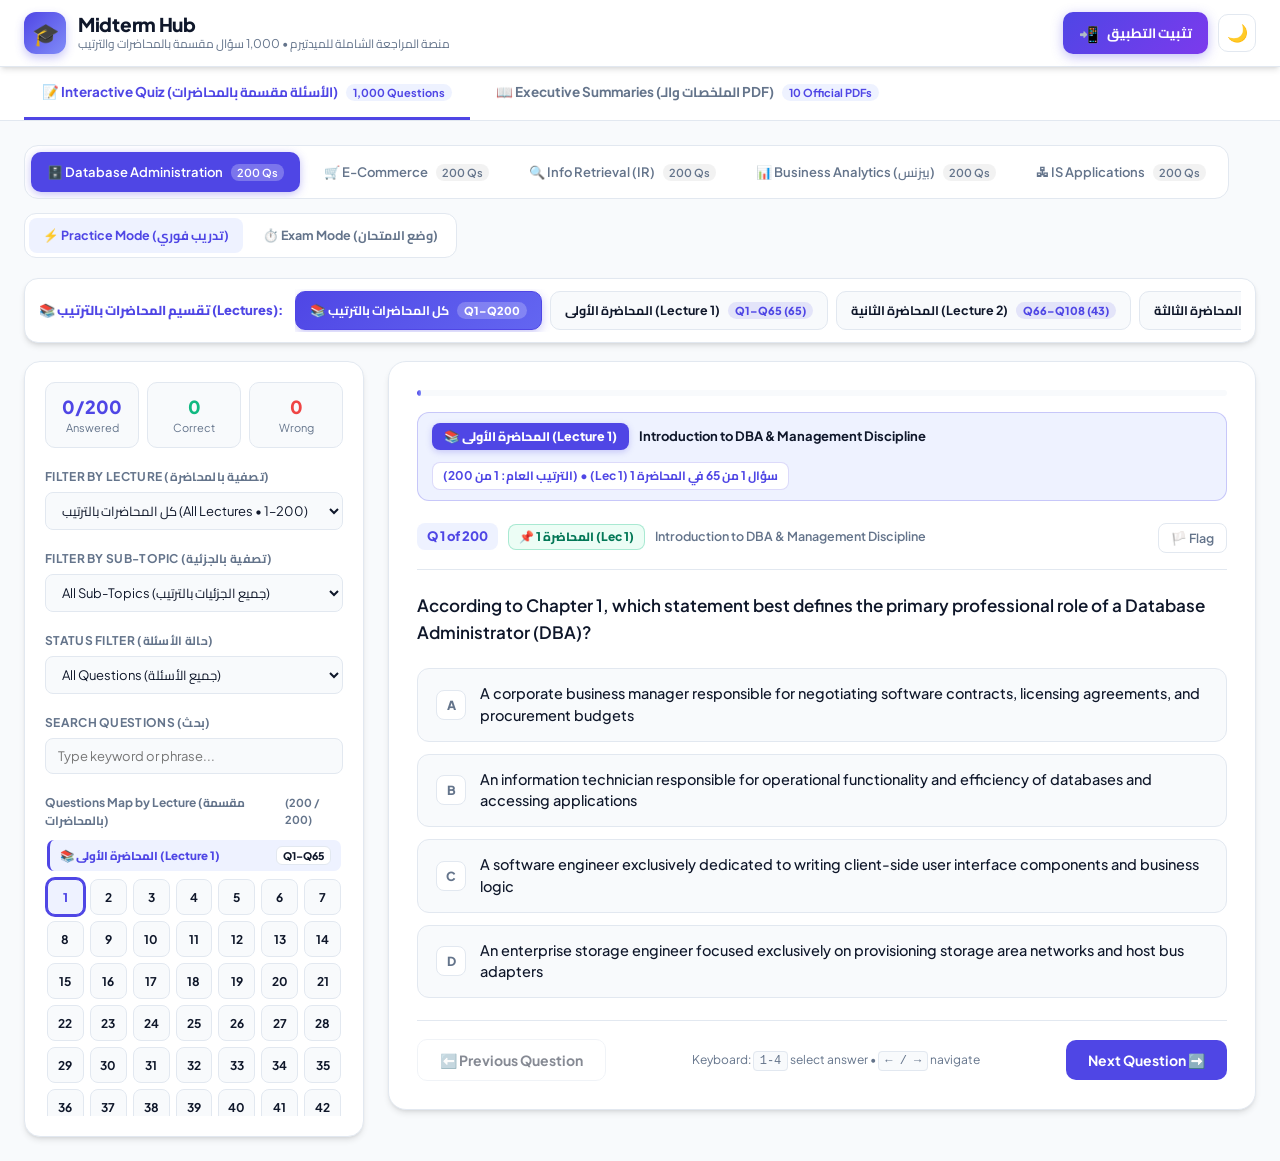
<file: index.html>
<!DOCTYPE html>
<html lang="ar" dir="ltr">
<head>
  <meta charset="utf-8">
  <meta name="viewport" content="width=device-width, initial-scale=1.0, maximum-scale=5.0, user-scalable=yes">
  <title>Midterm Hub | منصة التفوق للميدتيرم</title>
  
  <!-- PWA & Mobile Web App Meta -->
  <link rel="manifest" href="/manifest.json" type="application/manifest+json">
  <meta name="theme-color" content="#4f46e5">
  <meta name="mobile-web-app-capable" content="yes">
  <meta name="apple-mobile-web-app-capable" content="yes">
  <meta name="apple-mobile-web-app-status-bar-style" content="black-translucent">
  <meta name="apple-mobile-web-app-title" content="Midterm">
  <link rel="apple-touch-icon" href="/apple-touch-icon.png">
  <link rel="icon" type="image/png" sizes="192x192" href="/icon-192.png">
  <link rel="icon" type="image/x-icon" href="/favicon.ico">

  <link rel="stylesheet" href="style.css?v=6">
  <script>
    // Force purge legacy ServiceWorker caches (v1-v5) so fresh lecture data always loads
    (function() {
      try {
        if ('caches' in window) {
          caches.keys().then(function(keys) {
            keys.forEach(function(k) {
              if (k !== 'midterm-hub-v6') caches.delete(k);
            });
          });
        }
        if ('serviceWorker' in navigator) {
          navigator.serviceWorker.getRegistrations().then(function(regs) {
            regs.forEach(function(r) { r.update(); });
          });
        }
      } catch (e) {}
    })();
  </script>
  <script src="data/questions.js?v=6"></script>
  <script src="data/summaries.js?v=6"></script>
</head>
<body>

  <!-- Top Navigation Header -->
  <header>
    <div class="header-container">
      <div class="brand">
        <div class="brand-icon">🎓</div>
        <div class="brand-text">
          <h1>Midterm Hub</h1>
          <p>منصة المراجعة الشاملة للميدتيرم • 1,000 سؤال مقسمة بالمحاضرات والترتيب</p>
        </div>
      </div>

      <div class="header-actions">
        <!-- PWA Install Button -->
        <button id="btn-install" class="btn-install" title="تثبيت التطبيق على التليفون">
          <span class="install-icon">📲</span>
          <span class="install-text">تثبيت التطبيق</span>
        </button>
        <button id="theme-toggle" class="btn-icon" title="Toggle Dark/Light Mode">🌙</button>
      </div>
    </div>
  </header>

  <!-- View Mode Navigation Tabs -->
  <div class="nav-bar">
    <div class="nav-container">
      <button id="tab-quiz" class="tab-btn active">
        <span>📝 Interactive Quiz (الأسئلة مقسمة بالمحاضرات)</span>
        <span class="badge-count" id="total-badge-count">1,000 Questions</span>
      </button>
      <button id="tab-summaries" class="tab-btn">
        <span>📖 Executive Summaries (الملخصات والـ PDF)</span>
        <span class="badge-count">10 Official PDFs</span>
      </button>
    </div>
  </div>

  <!-- Main Content Container -->
  <main>
    
    <!-- Sub-navigation: Subjects & Modes -->
    <div class="subnav-container">
      <div class="subject-pills">
        <button id="pill-dba" class="subj-pill active">
          <span>🗄️ Database Administration</span>
          <span class="badge">200 Qs</span>
        </button>
        <button id="pill-ecom" class="subj-pill">
          <span>🛒 E-Commerce</span>
          <span class="badge">200 Qs</span>
        </button>
        <button id="pill-ir" class="subj-pill">
          <span>🔍 Info Retrieval (IR)</span>
          <span class="badge">200 Qs</span>
        </button>
        <button id="pill-ba" class="subj-pill">
          <span>📊 Business Analytics (بيزنس)</span>
          <span class="badge">200 Qs</span>
        </button>
        <button id="pill-isapp" class="subj-pill">
          <span>🖧 IS Applications</span>
          <span class="badge">200 Qs</span>
        </button>
      </div>

      <div class="mode-pills" id="mode-pills-container">
        <button id="mode-practice" class="mode-btn active" title="Instant right/wrong feedback and explanation">
          ⚡ Practice Mode (تدريب فوري)
        </button>
        <button id="mode-exam" class="mode-btn" title="Simulate exam environment">
          ⏱️ Exam Mode (وضع الامتحان)
        </button>
      </div>
    </div>

    <!-- Lecture Navigation Bar (تقسيم المحاضرات بالترتيب) -->
    <div id="lecture-bar-wrapper" class="lecture-bar-wrapper">
      <div class="lecture-bar-label">
        <span>📚 تقسيم المحاضرات بالترتيب (Lectures):</span>
      </div>
      <div id="lecture-pills" class="lecture-pills">
        <!-- Dynamically populated lecture buttons -->
      </div>
    </div>

    <!-- Mobile Quick Navigation Strip (visible on mobile screens) -->
    <div class="mobile-action-bar">
      <button id="btn-open-sidebar" class="btn-mobile-drawer" type="button">
        <span>🗺️ خريطة المحاضرات والأسئلة</span>
        <span class="badge" id="mobile-q-count">200</span>
      </button>
      <div class="mobile-quick-stats">
        <span class="m-stat m-correct" id="mobile-stat-correct">0 صح</span>
        <span class="m-stat m-wrong" id="mobile-stat-wrong">0 خطأ</span>
      </div>
    </div>

    <!-- Backdrop for mobile drawer -->
    <div id="sidebar-backdrop" class="sidebar-backdrop"></div>

    <!-- VIEW 1: QUIZ INTERACTIVE VIEW -->
    <div id="view-quiz" class="quiz-layout">
      
      <!-- Left Sidebar: Stats, Filters & Question Grid -->
      <aside class="quiz-sidebar" id="quiz-sidebar">
        
        <!-- Mobile Drawer Close Header -->
        <div class="sidebar-mobile-header">
          <div class="sidebar-mobile-title">🗺️ خريطة المحاضرات والأسئلة</div>
          <button id="sidebar-close-btn" class="btn-close-drawer" aria-label="Close sidebar">&times;</button>
        </div>

        <!-- Score & Stats Card -->
        <div class="stats-card">
          <div class="stat-box primary">
            <div class="val" id="stat-answered">0/200</div>
            <div class="lbl">Answered</div>
          </div>
          <div class="stat-box success">
            <div class="val" id="stat-correct">0</div>
            <div class="lbl">Correct</div>
          </div>
          <div class="stat-box danger">
            <div class="val" id="stat-wrong">0</div>
            <div class="lbl">Wrong</div>
          </div>
        </div>

        <!-- Filter By Lecture -->
        <div class="filter-group">
          <label>Filter by Lecture (تصفية بالمحاضرة)</label>
          <select id="lecture-select" class="select-custom">
            <option value="all">All Lectures in Order (كل المحاضرات بالترتيب)</option>
          </select>
        </div>

        <!-- Filter By Topic -->
        <div class="filter-group">
          <label>Filter by Sub-Topic (تصفية بالجزئية)</label>
          <select id="topic-select" class="select-custom">
            <option value="all">All Sub-Topics (جميع الجزئيات)</option>
          </select>
        </div>

        <!-- Filter By Status -->
        <div class="filter-group">
          <label>Status Filter (حالة الأسئلة)</label>
          <select id="status-select" class="select-custom">
            <option value="all">All Questions (جميع الأسئلة)</option>
            <option value="unanswered">Unanswered (الأسئلة المتبقية)</option>
            <option value="incorrect">Incorrect (الإجابات الخاطئة)</option>
            <option value="flagged">Flagged for Review (المحددة للمراجعة)</option>
          </select>
        </div>

        <!-- Keyword Search -->
        <div class="filter-group">
          <label>Search Questions (بحث)</label>
          <input type="text" id="search-input" class="input-search" placeholder="Type keyword or phrase...">
        </div>

        <!-- Question Grid 1 to 200 (Grouped by Lecture) -->
        <div class="filter-group">
          <div class="grid-header">
            <span>Questions Map by Lecture (مقسمة بالمحاضرات)</span>
            <span id="grid-count" style="color: var(--text-muted); font-size: 11px;">(200 / 200)</span>
          </div>
          <div class="questions-grid" id="questions-grid">
            <!-- Dynamic Lecture Sections & Buttons Generated in JS -->
          </div>
        </div>

      </aside>

      <!-- Right Main: Current Question Card -->
      <section class="question-card" id="question-card">
        
        <!-- Progress bar on question card -->
        <div class="q-progress-bar">
          <div class="q-progress-fill" id="q-progress-fill"></div>
        </div>

        <!-- Prominent Lecture Context Banner -->
        <div class="q-lecture-banner" id="q-lecture-banner">
          <div class="q-lecture-banner-main">
            <span class="q-lecture-pill" id="q-lecture-pill">📚 ...</span>
            <span class="q-lecture-title" id="q-lecture-title">Loading lecture...</span>
          </div>
          <div class="q-lecture-order" id="q-lecture-order">
            ...
          </div>
        </div>

        <div class="q-header">
          <div class="q-meta">
            <span class="q-num" id="q-num">Q 1 of 200</span>
            <span class="q-lecture-badge" id="q-lecture-badge">...</span>
            <span class="q-topic" id="q-topic">Topic Name</span>
          </div>

          <button id="btn-flag" class="btn-flag" title="Bookmark for later review">
            🏳️ Flag
          </button>
        </div>

        <div class="q-body" id="q-body">
          Loading question text...
        </div>

        <!-- Options Container -->
        <div class="options-list" id="options-list">
          <!-- Dynamically populated options -->
        </div>

        <!-- Explanation Callout -->
        <div class="explanation-box" id="explanation-box">
          <div class="explanation-title">
            <span>💡 Instructive Explanation (الشرح والتوضيح العلمي)</span>
          </div>
          <div class="explanation-text" id="explanation-text">
            Explanation will be displayed here.
          </div>
        </div>

        <!-- Bottom Navigation Footer -->
        <div class="q-footer">
          <button id="btn-prev" class="btn btn-outline">
            ⬅️ Previous Question
          </button>

          <div class="desktop-keyboard-hint">
            Keyboard: <kbd>1-4</kbd> select answer • <kbd>&larr; / &rarr;</kbd> navigate
          </div>

          <button id="btn-next" class="btn btn-primary">
            Next Question ➡️
          </button>
        </div>

      </section>

    </div>

    <!-- VIEW 2: SUMMARIES & PDF DOWNLOAD HUB -->
    <div id="view-summaries" class="summaries-view" style="display: none;">
      
      <div class="summaries-toolbar">
        <div>
          <h2 style="font-size: 18px; font-weight: 800; margin-bottom: 4px;">Executive Study Guides & Official Summaries</h2>
          <p style="font-size: 13px; color: var(--text-muted);">اقرأ الملخص مباشرة من الموقع بتنسيقه التنفيذي الجديد أو حمل النسخة الرسمية PDF فائقة الجودة</p>
        </div>

        <div class="summaries-actions">
          <div class="mode-pills">
            <button id="summary-lang-ar" class="mode-btn active">العربية (Arabic)</button>
            <button id="summary-lang-en" class="mode-btn">English</button>
          </div>

          <div class="download-group">
            <a id="btn-download-ar" href="downloads/DBA_Summary_AR.pdf" download class="btn-download">
              📥 تحميل PDF بالعربي
            </a>
            <a id="btn-download-en" href="downloads/DBA_Summary_EN.pdf" download class="btn-download" style="background: var(--primary);">
              📥 Download English PDF
            </a>
          </div>
        </div>
      </div>

      <!-- Embedded Iframe Document Viewer -->
      <iframe id="summary-frame" class="summary-content-frame" title="Executive Summary Document Viewer"></iframe>

    </div>

  </main>

  <!-- PWA Mobile Bottom Banner -->
  <div id="mobile-install-banner" class="mobile-install-banner" style="display: none;">
    <div class="banner-inner">
      <div class="banner-icon">🎓</div>
      <div class="banner-info">
        <div class="banner-title">تطبيق Midterm Hub</div>
        <div class="banner-desc">ثبّته على هاتفك للوصول السريع والمذاكرة بدون نت!</div>
      </div>
      <div class="banner-btns">
        <button id="btn-banner-install" class="btn-banner-action">تثبيت 📲</button>
        <button id="btn-banner-close" class="btn-banner-close" aria-label="Close banner">&times;</button>
      </div>
    </div>
  </div>

  <!-- PWA Install Modal (iOS instructions & fallback) -->
  <div id="install-modal" class="modal-backdrop" style="display: none;">
    <div class="modal-card">
      <div class="modal-header">
        <div class="modal-title">📲 تثبيت تطبيق Midterm على جهازك</div>
        <button id="modal-close" class="modal-close-btn">&times;</button>
      </div>
      <div class="modal-body" id="modal-body">
        <!-- Content will be inserted by JS based on device -->
      </div>
    </div>
  </div>

  <script src="app.js?v=6"></script>
</body>
</html>
</file>
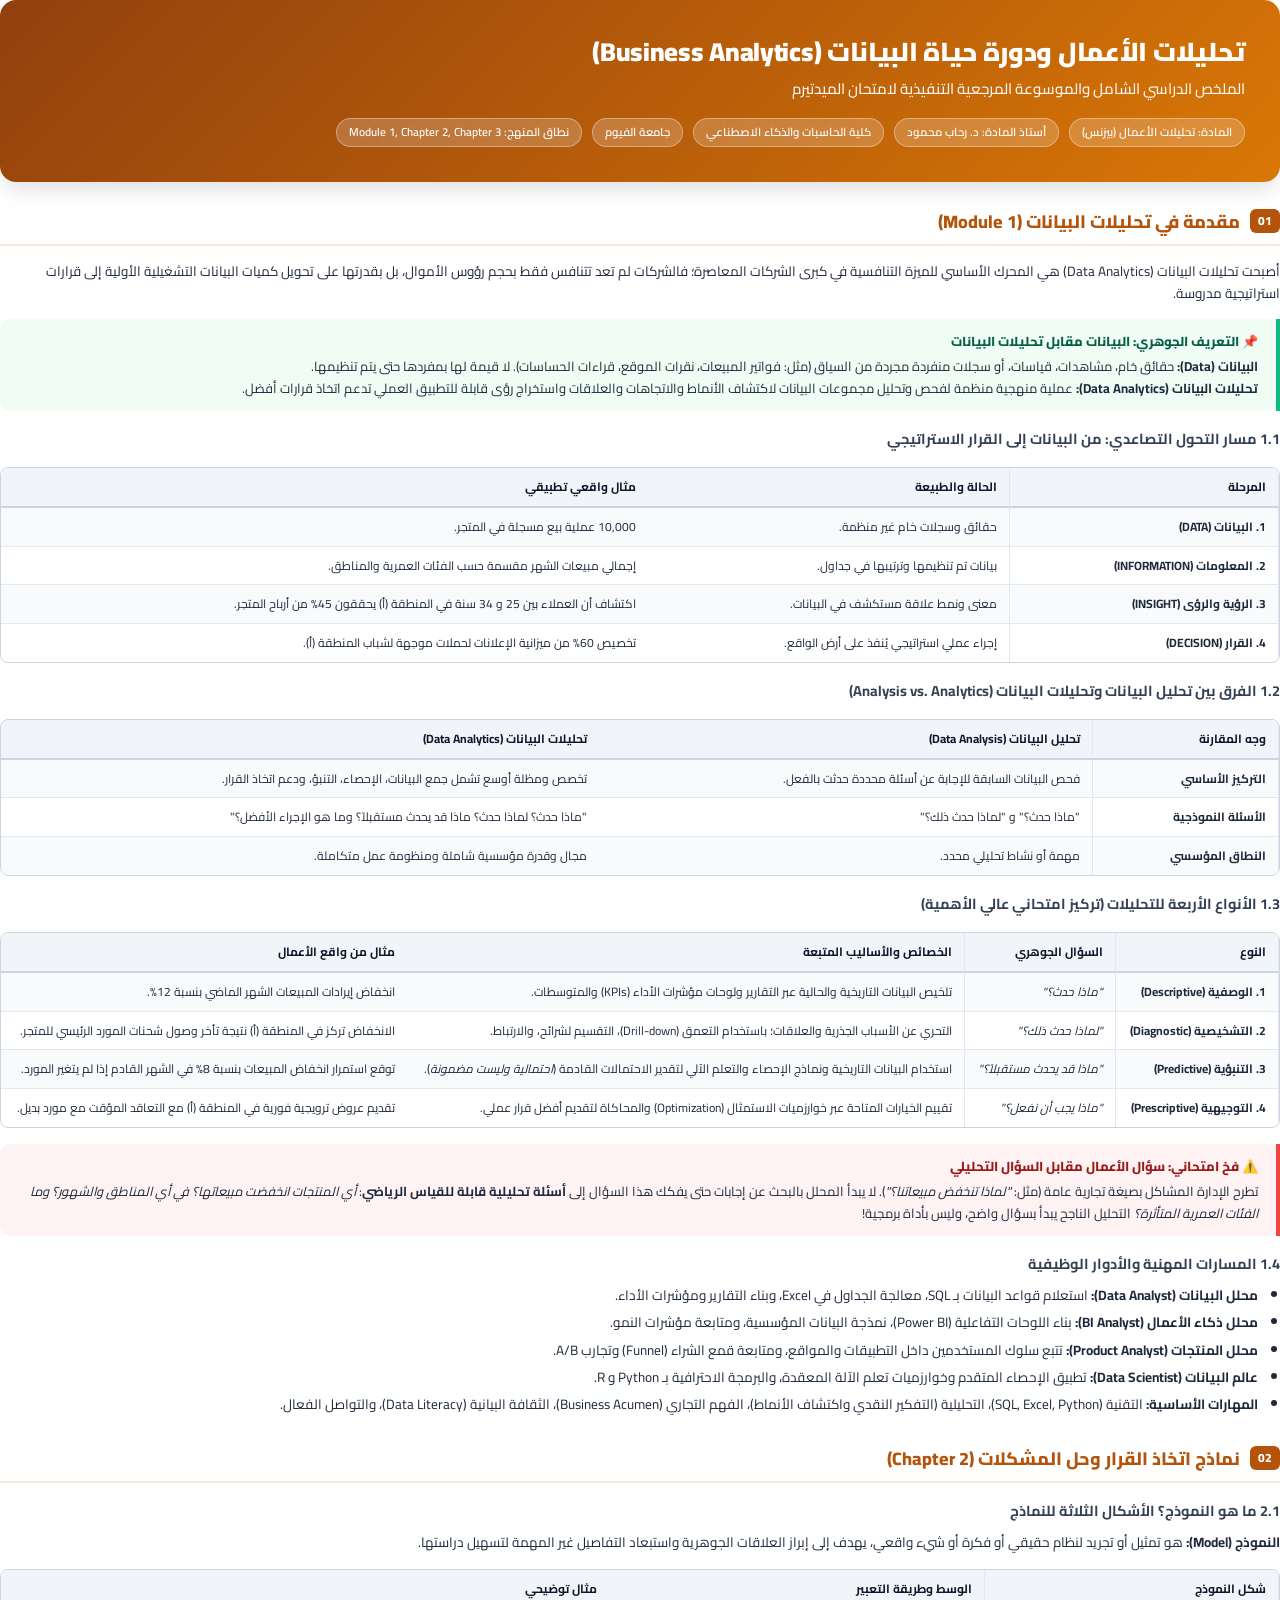
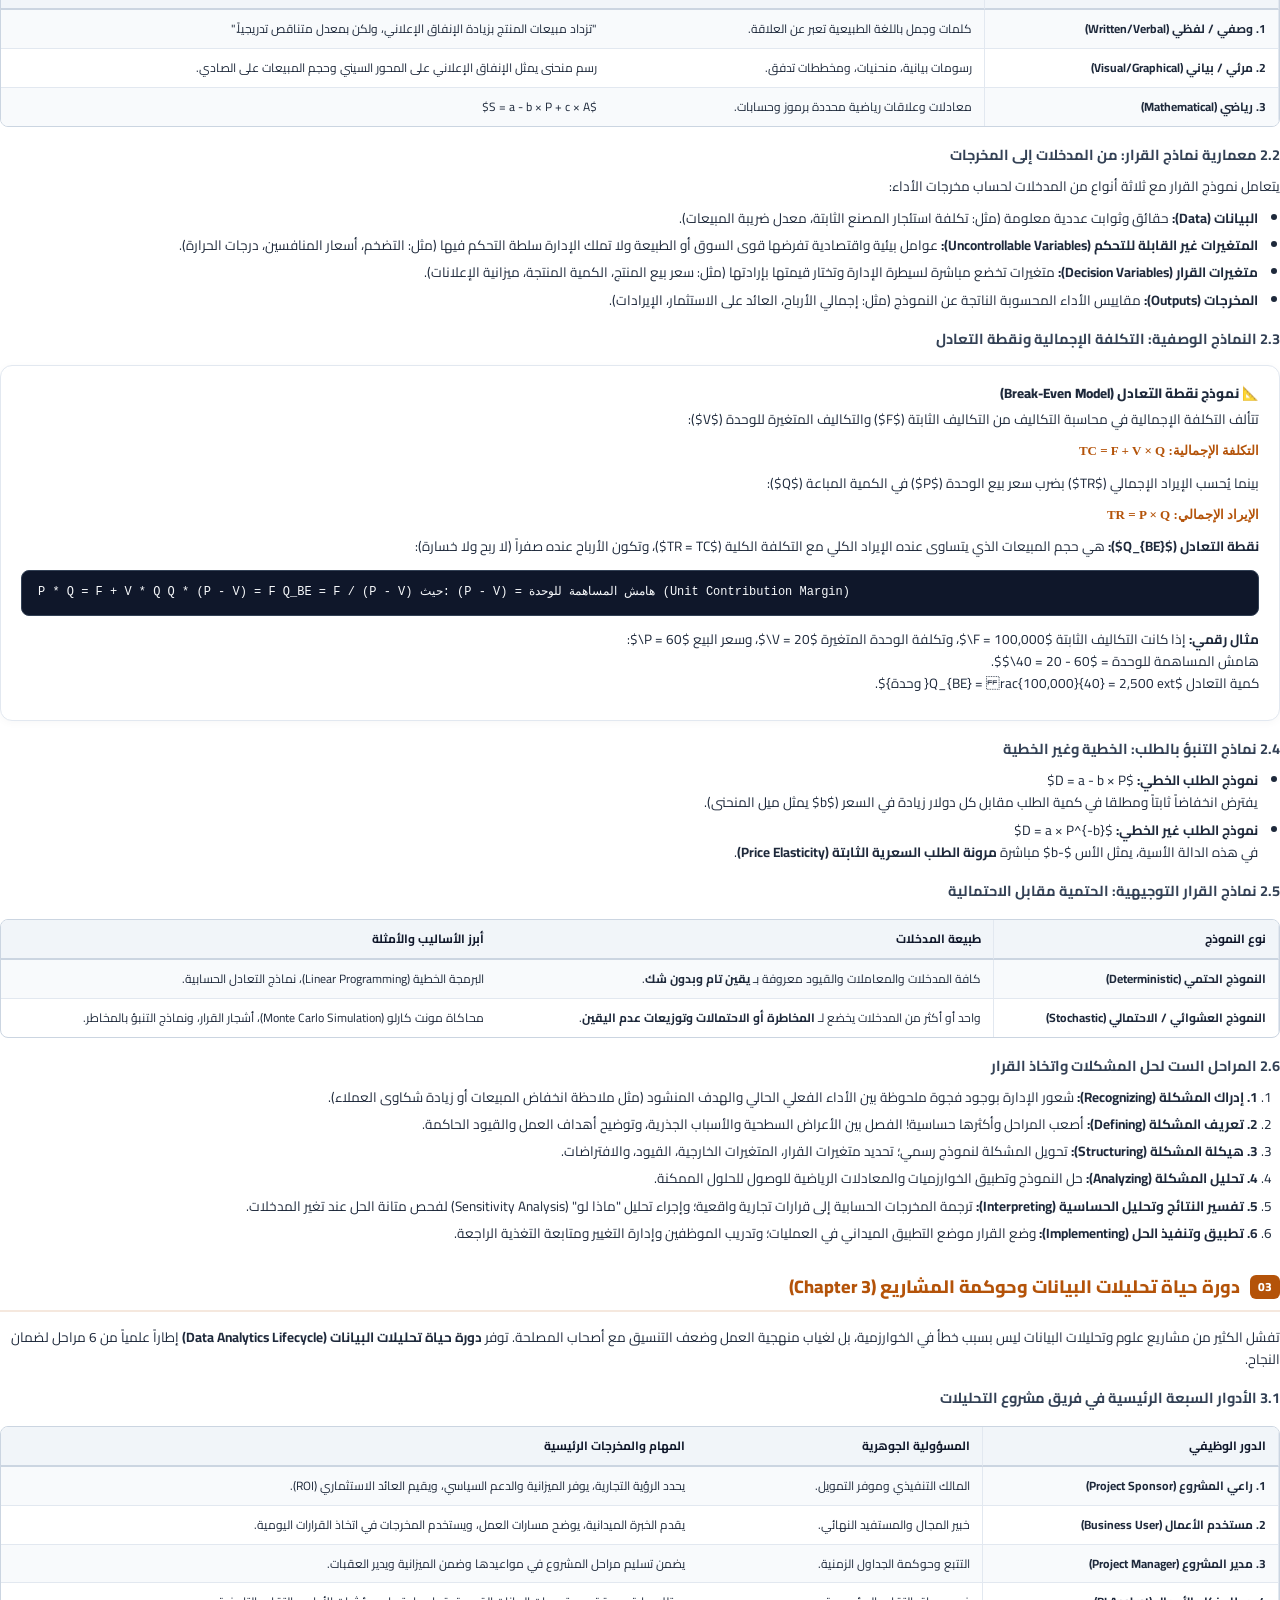
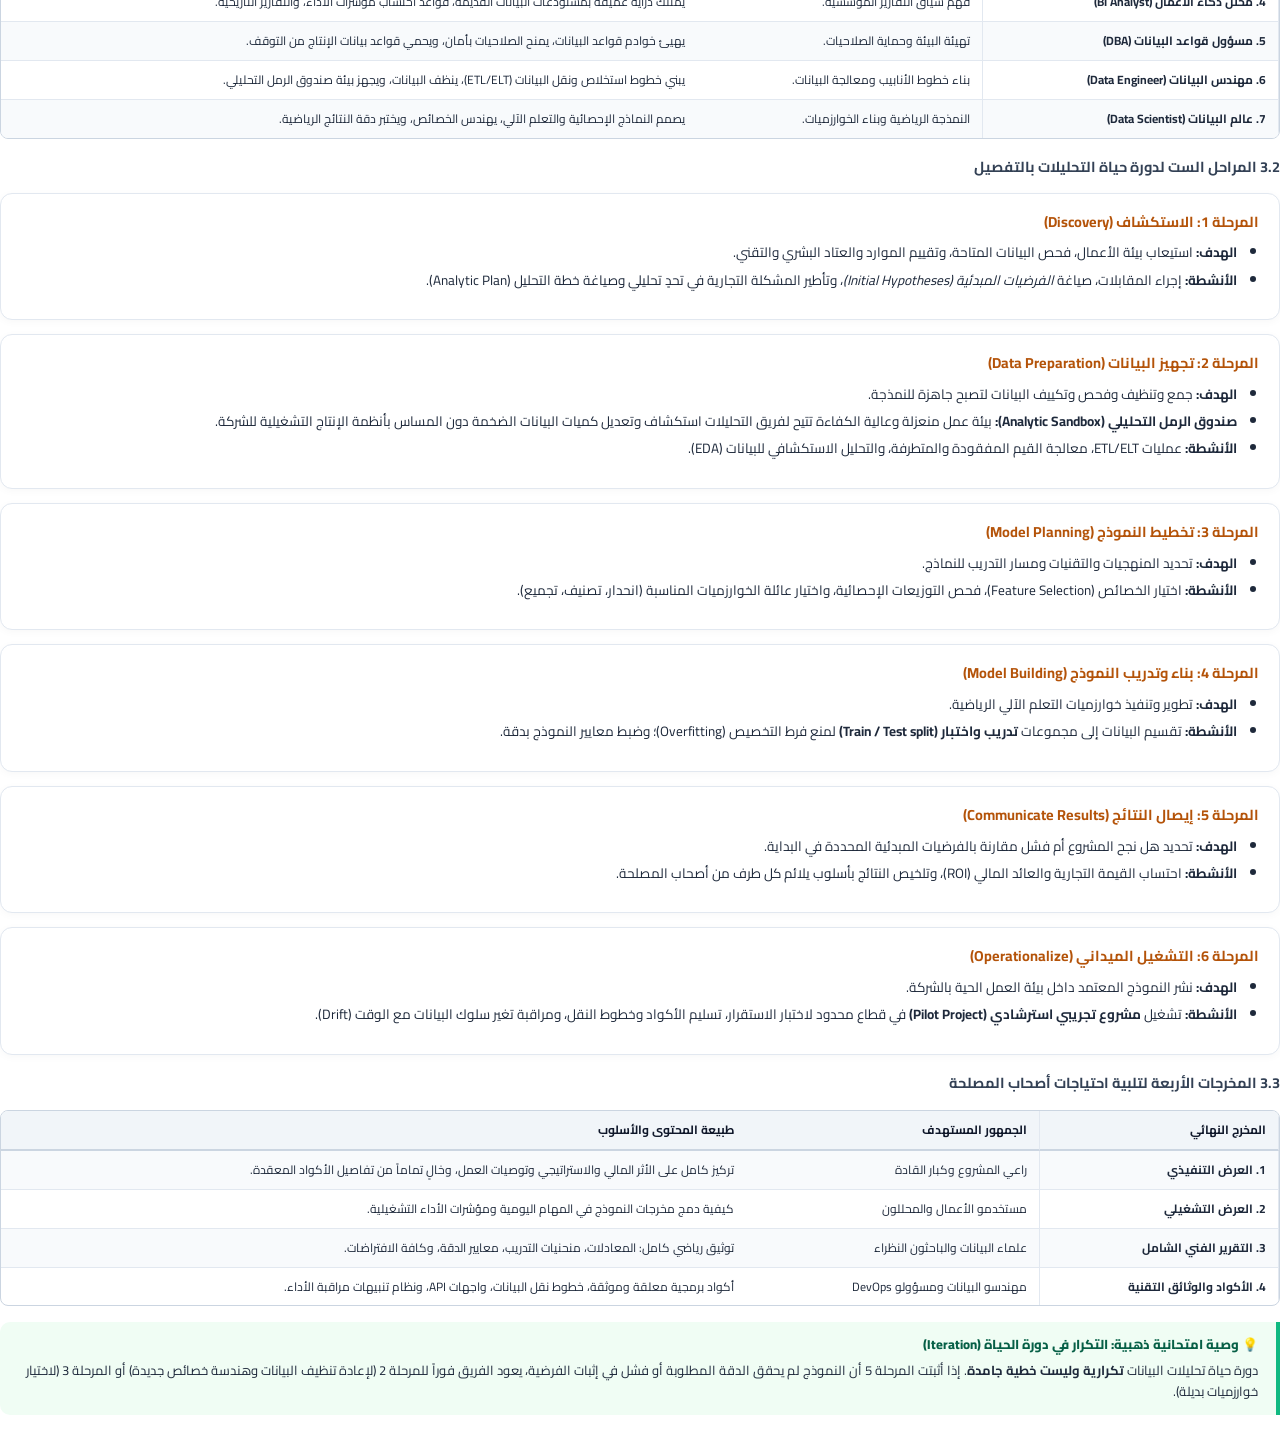
<file: summaries/Business_Summary_AR.html>
<!DOCTYPE html>
<html lang="ar" dir="rtl">
<head>
<meta charset="utf-8">
<title>تحليلات الأعمال (Business Analytics) - ملخص الميدتيرم التنفيذي</title>
<style>
@import url('https://fonts.googleapis.com/css2?family=Cairo:wght@400;600;700;800;900&family=Plus+Jakarta+Sans:wght@400;500;600;700;800&display=swap');

@page {
    size: A4;
    margin: 14mm 16mm 16mm 16mm;
    @bottom-center {
        content: counter(page);
        font-size: 10px;
        color: #94a3b8;
        font-family: sans-serif;
    }
}

* {
    box-sizing: border-box;
    -webkit-print-color-adjust: exact;
    print-color-adjust: exact;
}

body {
    font-family: 'Cairo', 'Segoe UI', Tahoma, sans-serif;
    direction: rtl;
    text-align: right;
    color: #1e293b;
    background: #ffffff;
    line-height: 1.65;
    font-size: 13.5px;
    margin: 0;
    padding: 0;
}

.hero-banner {
    background: linear-gradient(135deg, #92400e 0%, #d97706 100%);
    color: #ffffff;
    padding: 35px 35px;
    border-radius: 16px;
    margin-bottom: 25px;
    box-shadow: 0 10px 25px -5px rgba(0, 0, 0, 0.15);
    position: relative;
    overflow: hidden;
}

.hero-banner h1 {
    font-size: 26px;
    font-weight: 900;
    margin: 0 0 8px 0;
    letter-spacing: -0.3px;
    line-height: 1.3;
}

.hero-banner .subtitle {
    font-size: 15px;
    opacity: 0.95;
    font-weight: 500;
    margin: 0 0 16px 0;
}

.hero-badges {
    display: flex;
    gap: 10px;
    flex-wrap: wrap;
}

.hero-badge {
    background: rgba(255, 255, 255, 0.2);
    border: 1px solid rgba(255, 255, 255, 0.35);
    padding: 4px 12px;
    border-radius: 20px;
    font-size: 11.5px;
    font-weight: 600;
    backdrop-filter: blur(4px);
}

.section-block {
    margin-bottom: 28px;
    page-break-inside: avoid;
}

h2 {
    font-size: 18px;
    font-weight: 800;
    color: #b45309;
    border-bottom: 2.5px solid #b4530922;
    padding-bottom: 8px;
    margin-top: 24px;
    margin-bottom: 14px;
    display: flex;
    align-items: center;
    gap: 10px;
}

.sec-pill {
    background: #b45309;
    color: #ffffff;
    font-size: 12px;
    font-weight: 800;
    padding: 2px 8px;
    border-radius: 6px;
    display: inline-block;
}

h3 {
    font-size: 14.5px;
    font-weight: 700;
    color: #334155;
    margin-top: 16px;
    margin-bottom: 8px;
}

p {
    margin: 0 0 10px 0;
}

ul, ol {
    margin: 0 0 12px 0;
    padding-right: 22px;
}

li {
    margin-bottom: 5px;
}

.card {
    background: #ffffff;
    border: 1px solid #e2e8f0;
    border-radius: 12px;
    padding: 16px 20px;
    margin: 14px 0;
    box-shadow: 0 2px 8px rgba(0, 0, 0, 0.03);
}

.callout {
    background: #f8fafc;
    border-right: 4px solid #b45309;
    border-left: none;
    padding: 12px 18px;
    border-radius: 10px 0 0 10px;
    margin: 14px 0;
    font-size: 13px;
}

.callout.tip {
    border-color: #10b981;
    background: #f0fdf4;
}

.callout.warning {
    border-color: #f59e0b;
    background: #fffbeb;
}

.callout.trap {
    border-color: #ef4444;
    background: #fef2f2;
}

.callout-title {
    font-weight: 800;
    margin-bottom: 4px;
    display: flex;
    align-items: center;
    gap: 6px;
}

.callout.tip .callout-title { color: #065f46; }
.callout.warning .callout-title { color: #92400e; }
.callout.trap .callout-title { color: #991b1b; }
.callout:not(.tip):not(.warning):not(.trap) .callout-title { color: #b45309; }

table {
    width: 100%;
    border-collapse: separate;
    border-spacing: 0;
    margin: 16px 0;
    font-size: 12px;
    border: 1px solid #cbd5e1;
    border-radius: 8px;
    overflow: hidden;
}

th, td {
    padding: 9px 12px;
    text-align: right;
    border-bottom: 1px solid #e2e8f0;
    border-right: 1px solid #e2e8f0;
}

th:last-child, td:last-child {
    border-right: none;
}

tr:last-child td {
    border-bottom: none;
}

th {
    background: #f1f5f9;
    font-weight: 700;
    color: #0f172a;
    border-bottom: 2px solid #cbd5e1;
}

tr:nth-child(even) {
    background-color: #f8fafc;
}

.badge {
    display: inline-block;
    padding: 2px 7px;
    font-size: 11px;
    font-weight: 700;
    border-radius: 4px;
    background: #e2e8f0;
    color: #334155;
}

.badge-green { background: #d1fae5; color: #065f46; }
.badge-blue { background: #dbeafe; color: #1e40af; }
.badge-amber { background: #fef3c7; color: #92400e; }
.badge-purple { background: #ede9fe; color: #5b21b6; }

.code-box {
    background: #0f172a;
    color: #f8fafc;
    padding: 12px 16px;
    border-radius: 8px;
    font-family: 'Consolas', monospace;
    font-size: 12px;
    direction: ltr;
    text-align: left;
    margin: 12px 0;
    overflow-x: auto;
    border: 1px solid #334155;
}

.page-break {
    page-break-after: always;
}
</style>
</head>
<body class="ar">

<div class="hero-banner">
    <h1>تحليلات الأعمال ودورة حياة البيانات (Business Analytics)</h1>
    <div class="subtitle">الملخص الدراسي الشامل والموسوعة المرجعية التنفيذية لامتحان الميدتيرم</div>
    <div class="hero-badges">
        <span class="hero-badge">المادة: تحليلات الأعمال (بيزنس)</span>
        <span class="hero-badge">أستاذ المادة: د. رحاب محمود</span>
        <span class="hero-badge">كلية الحاسبات والذكاء الاصطناعي</span>
        <span class="hero-badge">جامعة الفيوم</span>
        <span class="hero-badge">نطاق المنهج: Module 1, Chapter 2, Chapter 3</span>
    </div>
</div>

<div class="section-block">
    <h2><span class="sec-pill">01</span> مقدمة في تحليلات البيانات (Module 1)</h2>
    <p>أصبحت تحليلات البيانات (Data Analytics) هي المحرك الأساسي للميزة التنافسية في كبرى الشركات المعاصرة؛ فالشركات لم تعد تتنافس فقط بحجم رؤوس الأموال، بل بقدرتها على تحويل كميات البيانات التشغيلية الأولية إلى قرارات استراتيجية مدروسة.</p>

    <div class="callout tip">
        <div class="callout-title">📌 التعريف الجوهري: البيانات مقابل تحليلات البيانات</div>
        <strong>البيانات (Data):</strong> حقائق خام، مشاهدات، قياسات، أو سجلات منفردة مجردة من السياق (مثل: فواتير المبيعات، نقرات الموقع، قراءات الحساسات). لا قيمة لها بمفردها حتى يتم تنظيمها.<br>
        <strong>تحليلات البيانات (Data Analytics):</strong> عملية منهجية منظمة لفحص وتحليل مجموعات البيانات لاكتشاف الأنماط والاتجاهات والعلاقات واستخراج رؤى قابلة للتطبيق العملي تدعم اتخاذ قرارات أفضل.
    </div>

    <h3>1.1 مسار التحول التصاعدي: من البيانات إلى القرار الاستراتيجي</h3>
    <table>
        <tr>
            <th>المرحلة</th>
            <th>الحالة والطبيعة</th>
            <th>مثال واقعي تطبيقي</th>
        </tr>
        <tr>
            <td><strong>1. البيانات (DATA)</strong></td>
            <td>حقائق وسجلات خام غير منظمة.</td>
            <td>10,000 عملية بيع مسجلة في المتجر.</td>
        </tr>
        <tr>
            <td><strong>2. المعلومات (INFORMATION)</strong></td>
            <td>بيانات تم تنظيمها وترتيبها في جداول.</td>
            <td>إجمالي مبيعات الشهر مقسمة حسب الفئات العمرية والمناطق.</td>
        </tr>
        <tr>
            <td><strong>3. الرؤية والرؤى (INSIGHT)</strong></td>
            <td>معنى ونمط علاقة مستكشف في البيانات.</td>
            <td>اكتشاف أن العملاء بين 25 و 34 سنة في المنطقة (أ) يحققون 45% من أرباح المتجر.</td>
        </tr>
        <tr>
            <td><strong>4. القرار (DECISION)</strong></td>
            <td>إجراء عملي استراتيجي يُنفذ على أرض الواقع.</td>
            <td>تخصيص 60% من ميزانية الإعلانات لحملات موجهة لشباب المنطقة (أ).</td>
        </tr>
    </table>

    <h3>1.2 الفرق بين تحليل البيانات وتحليلات البيانات (Analysis vs. Analytics)</h3>
    <table>
        <tr>
            <th>وجه المقارنة</th>
            <th>تحليل البيانات (Data Analysis)</th>
            <th>تحليلات البيانات (Data Analytics)</th>
        </tr>
        <tr>
            <td><strong>التركيز الأساسي</strong></td>
            <td>فحص البيانات السابقة للإجابة عن أسئلة محددة حدثت بالفعل.</td>
            <td>تخصص ومظلة أوسع تشمل جمع البيانات، الإحصاء، التنبؤ، ودعم اتخاذ القرار.</td>
        </tr>
        <tr>
            <td><strong>الأسئلة النموذجية</strong></td>
            <td>"ماذا حدث؟" و "لماذا حدث ذلك؟"</td>
            <td>"ماذا حدث؟ لماذا حدث؟ ماذا قد يحدث مستقبلاً؟ وما هو الإجراء الأفضل؟"</td>
        </tr>
        <tr>
            <td><strong>النطاق المؤسسي</strong></td>
            <td>مهمة أو نشاط تحليلي محدد.</td>
            <td>مجال وقدرة مؤسسية شاملة ومنظومة عمل متكاملة.</td>
        </tr>
    </table>

    <h3>1.3 الأنواع الأربعة للتحليلات (تركيز امتحاني عالي الأهمية)</h3>
    <table>
        <tr>
            <th>النوع</th>
            <th>السؤال الجوهري</th>
            <th>الخصائص والأساليب المتبعة</th>
            <th>مثال من واقع الأعمال</th>
        </tr>
        <tr>
            <td><strong>1. الوصفية (Descriptive)</strong></td>
            <td><em>"ماذا حدث؟"</em></td>
            <td>تلخيص البيانات التاريخية والحالية عبر التقارير ولوحات مؤشرات الأداء (KPIs) والمتوسطات.</td>
            <td>انخفاض إيرادات المبيعات الشهر الماضي بنسبة 12%.</td>
        </tr>
        <tr>
            <td><strong>2. التشخيصية (Diagnostic)</strong></td>
            <td><em>"لماذا حدث ذلك؟"</em></td>
            <td>التحري عن الأسباب الجذرية والعلاقات؛ باستخدام التعمق (Drill-down)، التقسيم لشرائح، والارتباط.</td>
            <td>الانخفاض تركز في المنطقة (أ) نتيجة تأخر وصول شحنات المورد الرئيسي للمتجر.</td>
        </tr>
        <tr>
            <td><strong>3. التنبؤية (Predictive)</strong></td>
            <td><em>"ماذا قد يحدث مستقبلاً؟"</em></td>
            <td>استخدام البيانات التاريخية ونماذج الإحصاء والتعلم الآلي لتقدير الاحتمالات القادمة (<em>احتمالية وليست مضمونة</em>).</td>
            <td>توقع استمرار انخفاض المبيعات بنسبة 8% في الشهر القادم إذا لم يتغير المورد.</td>
        </tr>
        <tr>
            <td><strong>4. التوجيهية (Prescriptive)</strong></td>
            <td><em>"ماذا يجب أن نفعل؟"</em></td>
            <td>تقييم الخيارات المتاحة عبر خوارزميات الاستمثال (Optimization) والمحاكاة لتقديم أفضل قرار عملي.</td>
            <td>تقديم عروض ترويجية فورية في المنطقة (أ) مع التعاقد المؤقت مع مورد بديل.</td>
        </tr>
    </table>

    <div class="callout trap">
        <div class="callout-title">⚠️ فخ امتحاني: سؤال الأعمال مقابل السؤال التحليلي</div>
        تطرح الإدارة المشاكل بصيغة تجارية عامة (مثل: <em>"لماذا تنخفض مبيعاتنا؟"</em>). لا يبدأ المحلل بالبحث عن إجابات حتى يفكك هذا السؤال إلى <strong>أسئلة تحليلية قابلة للقياس الرياضي</strong>: <em>أي المنتجات انخفضت مبيعاتها؟ في أي المناطق والشهور؟ وما الفئات العمرية المتأثرة؟</em> التحليل الناجح يبدأ بسؤال واضح، وليس بأداة برمجية!
    </div>

    <h3>1.4 المسارات المهنية والأدوار الوظيفية</h3>
    <ul>
        <li><strong>محلل البيانات (Data Analyst):</strong> استعلام قواعد البيانات بـ SQL، معالجة الجداول في Excel، وبناء التقارير ومؤشرات الأداء.</li>
        <li><strong>محلل ذكاء الأعمال (BI Analyst):</strong> بناء اللوحات التفاعلية (Power BI)، نمذجة البيانات المؤسسية، ومتابعة مؤشرات النمو.</li>
        <li><strong>محلل المنتجات (Product Analyst):</strong> تتبع سلوك المستخدمين داخل التطبيقات والمواقع، ومتابعة قمع الشراء (Funnel) وتجارب A/B.</li>
        <li><strong>عالم البيانات (Data Scientist):</strong> تطبيق الإحصاء المتقدم وخوارزميات تعلم الآلة المعقدة، والبرمجة الاحترافية بـ Python و R.</li>
        <li><strong>المهارات الأساسية:</strong> التقنية (SQL, Excel, Python)، التحليلية (التفكير النقدي واكتشاف الأنماط)، الفهم التجاري (Business Acumen)، الثقافة البيانية (Data Literacy)، والتواصل الفعال.</li>
    </ul>
</div>

<div class="page-break"></div>

<div class="section-block">
    <h2><span class="sec-pill">02</span> نماذج اتخاذ القرار وحل المشكلات (Chapter 2)</h2>

    <h3>2.1 ما هو النموذج؟ الأشكال الثلاثة للنماذج</h3>
    <p><strong>النموذج (Model):</strong> هو تمثيل أو تجريد لنظام حقيقي أو فكرة أو شيء واقعي، يهدف إلى إبراز العلاقات الجوهرية واستبعاد التفاصيل غير المهمة لتسهيل دراستها.</p>
    <table>
        <tr>
            <th>شكل النموذج</th>
            <th>الوسط وطريقة التعبير</th>
            <th>مثال توضيحي</th>
        </tr>
        <tr>
            <td><strong>1. وصفي / لفظي (Written/Verbal)</strong></td>
            <td>كلمات وجمل باللغة الطبيعية تعبر عن العلاقة.</td>
            <td>"تزداد مبيعات المنتج بزيادة الإنفاق الإعلاني، ولكن بمعدل متناقص تدريجياً."</td>
        </tr>
        <tr>
            <td><strong>2. مرئي / بياني (Visual/Graphical)</strong></td>
            <td>رسومات بيانية، منحنيات، ومخططات تدفق.</td>
            <td>رسم منحنى يمثل الإنفاق الإعلاني على المحور السيني وحجم المبيعات على الصادي.</td>
        </tr>
        <tr>
            <td><strong>3. رياضي (Mathematical)</strong></td>
            <td>معادلات وعلاقات رياضية محددة برموز وحسابات.</td>
            <td>$S = a - b &times; P + c &times; A$</td>
        </tr>
    </table>

    <h3>2.2 معمارية نماذج القرار: من المدخلات إلى المخرجات</h3>
    <p>يتعامل نموذج القرار مع ثلاثة أنواع من المدخلات لحساب مخرجات الأداء:</p>
    <ul>
        <li><strong>البيانات (Data):</strong> حقائق وثوابت عددية معلومة (مثل: تكلفة استئجار المصنع الثابتة، معدل ضريبة المبيعات).</li>
        <li><strong>المتغيرات غير القابلة للتحكم (Uncontrollable Variables):</strong> عوامل بيئية واقتصادية تفرضها قوى السوق أو الطبيعة ولا تملك الإدارة سلطة التحكم فيها (مثل: التضخم، أسعار المنافسين، درجات الحرارة).</li>
        <li><strong>متغيرات القرار (Decision Variables):</strong> متغيرات تخضع مباشرة لسيطرة الإدارة وتختار قيمتها بإرادتها (مثل: سعر بيع المنتج، الكمية المنتجة، ميزانية الإعلانات).</li>
        <li><strong>المخرجات (Outputs):</strong> مقاييس الأداء المحسوبة الناتجة عن النموذج (مثل: إجمالي الأرباح، العائد على الاستثمار، الإيرادات).</li>
    </ul>

    <h3>2.3 النماذج الوصفية: التكلفة الإجمالية ونقطة التعادل</h3>
    <div class="card">
        <div class="callout-title">📐 نموذج نقطة التعادل (Break-Even Model)</div>
        <p>تتألف التكلفة الإجمالية في محاسبة التكاليف من التكاليف الثابتة ($F$) والتكاليف المتغيرة للوحدة ($V$):</p>
        <p style="font-family: Consolas; font-size: 13px; font-weight: 700; color: #b45309;">التكلفة الإجمالية: TC = F + V &times; Q</p>
        <p>بينما يُحسب الإيراد الإجمالي ($TR$) بضرب سعر بيع الوحدة ($P$) في الكمية المباعة ($Q$):</p>
        <p style="font-family: Consolas; font-size: 13px; font-weight: 700; color: #b45309;">الإيراد الإجمالي: TR = P &times; Q</p>
        <p><strong>نقطة التعادل ($Q_{BE}$):</strong> هي حجم المبيعات الذي يتساوى عنده الإيراد الكلي مع التكلفة الكلية ($TR = TC$)، وتكون الأرباح عنده صفراً (لا ربح ولا خسارة):</p>
        <div class="code-box">
P * Q = F + V * Q
Q * (P - V) = F
Q_BE = F / (P - V)

حيث:
  (P - V) = هامش المساهمة للوحدة (Unit Contribution Margin)
        </div>
        <p><strong>مثال رقمي:</strong> إذا كانت التكاليف الثابتة $F = 100,000\$، وتكلفة الوحدة المتغيرة $V = 20\$، وسعر البيع $P = 60\$:<br>
        هامش المساهمة للوحدة = $60 - 20 = 40\$$.<br>
        كمية التعادل $Q_{BE} = rac{100,000}{40} = 2,500	ext{ وحدة}$.</p>
    </div>

    <h3>2.4 نماذج التنبؤ بالطلب: الخطية وغير الخطية</h3>
    <ul>
        <li><strong>نموذج الطلب الخطي:</strong> $D = a - b &times; P$<br>
        يفترض انخفاضاً ثابتاً ومطلقا في كمية الطلب مقابل كل دولار زيادة في السعر ($b$ يمثل ميل المنحنى).</li>
        <li><strong>نموذج الطلب غير الخطي:</strong> $D = a &times; P^{-b}$<br>
        في هذه الدالة الأسية، يمثل الأس $-b$ مباشرة <strong>مرونة الطلب السعرية الثابتة (Price Elasticity)</strong>.</li>
    </ul>

    <h3>2.5 نماذج القرار التوجيهية: الحتمية مقابل الاحتمالية</h3>
    <table>
        <tr>
            <th>نوع النموذج</th>
            <th>طبيعة المدخلات</th>
            <th>أبرز الأساليب والأمثلة</th>
        </tr>
        <tr>
            <td><strong>النموذج الحتمي (Deterministic)</strong></td>
            <td>كافة المدخلات والمعاملات والقيود معروفة بـ <strong>يقين تام وبدون شك</strong>.</td>
            <td>البرمجة الخطية (Linear Programming)، نماذج التعادل الحسابية.</td>
        </tr>
        <tr>
            <td><strong>النموذج العشوائي / الاحتمالي (Stochastic)</strong></td>
            <td>واحد أو أكثر من المدخلات يخضع لـ <strong>المخاطرة أو الاحتمالات وتوزيعات عدم اليقين</strong>.</td>
            <td>محاكاة مونت كارلو (Monte Carlo Simulation)، أشجار القرار، ونماذج التنبؤ بالمخاطر.</td>
        </tr>
    </table>

    <h3>2.6 المراحل الست لحل المشكلات واتخاذ القرار</h3>
    <ol>
        <li><strong>1. إدراك المشكلة (Recognizing):</strong> شعور الإدارة بوجود فجوة ملحوظة بين الأداء الفعلي الحالي والهدف المنشود (مثل ملاحظة انخفاض المبيعات أو زيادة شكاوى العملاء).</li>
        <li><strong>2. تعريف المشكلة (Defining):</strong> أصعب المراحل وأكثرها حساسية! الفصل بين الأعراض السطحية والأسباب الجذرية، وتوضيح أهداف العمل والقيود الحاكمة.</li>
        <li><strong>3. هيكلة المشكلة (Structuring):</strong> تحويل المشكلة لنموذج رسمي؛ تحديد متغيرات القرار، المتغيرات الخارجية، القيود، والافتراضات.</li>
        <li><strong>4. تحليل المشكلة (Analyzing):</strong> حل النموذج وتطبيق الخوارزميات والمعادلات الرياضية للوصول للحلول الممكنة.</li>
        <li><strong>5. تفسير النتائج وتحليل الحساسية (Interpreting):</strong> ترجمة المخرجات الحسابية إلى قرارات تجارية واقعية؛ وإجراء تحليل "ماذا لو" (Sensitivity Analysis) لفحص متانة الحل عند تغير المدخلات.</li>
        <li><strong>6. تطبيق وتنفيذ الحل (Implementing):</strong> وضع القرار موضع التطبيق الميداني في العمليات؛ وتدريب الموظفين وإدارة التغيير ومتابعة التغذية الراجعة.</li>
    </ol>
</div>

<div class="page-break"></div>

<div class="section-block">
    <h2><span class="sec-pill">03</span> دورة حياة تحليلات البيانات وحوكمة المشاريع (Chapter 3)</h2>
    <p>تفشل الكثير من مشاريع علوم وتحليلات البيانات ليس بسبب خطأ في الخوارزمية، بل لغياب منهجية العمل وضعف التنسيق مع أصحاب المصلحة. توفر <strong>دورة حياة تحليلات البيانات (Data Analytics Lifecycle)</strong> إطاراً علمياً من 6 مراحل لضمان النجاح.</p>

    <h3>3.1 الأدوار السبعة الرئيسية في فريق مشروع التحليلات</h3>
    <table>
        <tr>
            <th>الدور الوظيفي</th>
            <th>المسؤولية الجوهرية</th>
            <th>المهام والمخرجات الرئيسية</th>
        </tr>
        <tr>
            <td><strong>1. راعي المشروع (Project Sponsor)</strong></td>
            <td>المالك التنفيذي وموفر التمويل.</td>
            <td>يحدد الرؤية التجارية، يوفر الميزانية والدعم السياسي، ويقيم العائد الاستثماري (ROI).</td>
        </tr>
        <tr>
            <td><strong>2. مستخدم الأعمال (Business User)</strong></td>
            <td>خبير المجال والمستفيد النهائي.</td>
            <td>يقدم الخبرة الميدانية، يوضح مسارات العمل، ويستخدم المخرجات في اتخاذ القرارات اليومية.</td>
        </tr>
        <tr>
            <td><strong>3. مدير المشروع (Project Manager)</strong></td>
            <td>التتبع وحوكمة الجداول الزمنية.</td>
            <td>يضمن تسليم مراحل المشروع في مواعيدها وضمن الميزانية ويدير العقبات.</td>
        </tr>
        <tr>
            <td><strong>4. محلل ذكاء الأعمال (BI Analyst)</strong></td>
            <td>فهم سياق التقارير المؤسسية.</td>
            <td>يمتلك دراية عميقة بمستودعات البيانات القديمة، قواعد احتساب مؤشرات الأداء، والتقارير التاريخية.</td>
        </tr>
        <tr>
            <td><strong>5. مسؤول قواعد البيانات (DBA)</strong></td>
            <td>تهيئة البيئة وحماية الصلاحيات.</td>
            <td>يهيئ خوادم قواعد البيانات، يمنح الصلاحيات بأمان، ويحمي قواعد بيانات الإنتاج من التوقف.</td>
        </tr>
        <tr>
            <td><strong>6. مهندس البيانات (Data Engineer)</strong></td>
            <td>بناء خطوط الأنابيب ومعالجة البيانات.</td>
            <td>يبني خطوط استخلاص ونقل البيانات (ETL/ELT)، ينظف البيانات، ويجهز بيئة صندوق الرمل التحليلي.</td>
        </tr>
        <tr>
            <td><strong>7. عالم البيانات (Data Scientist)</strong></td>
            <td>النمذجة الرياضية وبناء الخوارزميات.</td>
            <td>يصمم النماذج الإحصائية والتعلم الآلي، يهندس الخصائص، ويختبر دقة النتائج الرياضية.</td>
        </tr>
    </table>

    <h3>3.2 المراحل الست لدورة حياة التحليلات بالتفصيل</h3>
    
    <div class="card">
        <h3 style="color: #b45309; margin-top: 0;">المرحلة 1: الاستكشاف (Discovery)</h3>
        <ul>
            <li><strong>الهدف:</strong> استيعاب بيئة الأعمال، فحص البيانات المتاحة، وتقييم الموارد والعتاد البشري والتقني.</li>
            <li><strong>الأنشطة:</strong> إجراء المقابلات، صياغة <em>الفرضيات المبدئية (Initial Hypotheses)</em>، وتأطير المشكلة التجارية في تحدٍ تحليلي وصياغة خطة التحليل (Analytic Plan).</li>
        </ul>
    </div>

    <div class="card">
        <h3 style="color: #b45309; margin-top: 0;">المرحلة 2: تجهيز البيانات (Data Preparation)</h3>
        <ul>
            <li><strong>الهدف:</strong> جمع وتنظيف وفحص وتكييف البيانات لتصبح جاهزة للنمذجة.</li>
            <li><strong>صندوق الرمل التحليلي (Analytic Sandbox):</strong> بيئة عمل منعزلة وعالية الكفاءة تتيح لفريق التحليلات استكشاف وتعديل كميات البيانات الضخمة دون المساس بأنظمة الإنتاج التشغيلية للشركة.</li>
            <li><strong>الأنشطة:</strong> عمليات ETL/ELT، معالجة القيم المفقودة والمتطرفة، والتحليل الاستكشافي للبيانات (EDA).</li>
        </ul>
    </div>

    <div class="card">
        <h3 style="color: #b45309; margin-top: 0;">المرحلة 3: تخطيط النموذج (Model Planning)</h3>
        <ul>
            <li><strong>الهدف:</strong> تحديد المنهجيات والتقنيات ومسار التدريب للنماذج.</li>
            <li><strong>الأنشطة:</strong> اختيار الخصائص (Feature Selection)، فحص التوزيعات الإحصائية، واختيار عائلة الخوارزميات المناسبة (انحدار، تصنيف، تجميع).</li>
        </ul>
    </div>

    <div class="card">
        <h3 style="color: #b45309; margin-top: 0;">المرحلة 4: بناء وتدريب النموذج (Model Building)</h3>
        <ul>
            <li><strong>الهدف:</strong> تطوير وتنفيذ خوارزميات التعلم الآلي الرياضية.</li>
            <li><strong>الأنشطة:</strong> تقسيم البيانات إلى مجموعات <strong>تدريب واختبار (Train / Test split)</strong> لمنع فرط التخصيص (Overfitting)؛ وضبط معايير النموذج بدقة.</li>
        </ul>
    </div>

    <div class="card">
        <h3 style="color: #b45309; margin-top: 0;">المرحلة 5: إيصال النتائج (Communicate Results)</h3>
        <ul>
            <li><strong>الهدف:</strong> تحديد هل نجح المشروع أم فشل مقارنة بالفرضيات المبدئية المحددة في البداية.</li>
            <li><strong>الأنشطة:</strong> احتساب القيمة التجارية والعائد المالي (ROI)، وتلخيص النتائج بأسلوب يلائم كل طرف من أصحاب المصلحة.</li>
        </ul>
    </div>

    <div class="card">
        <h3 style="color: #b45309; margin-top: 0;">المرحلة 6: التشغيل الميداني (Operationalize)</h3>
        <ul>
            <li><strong>الهدف:</strong> نشر النموذج المعتمد داخل بيئة العمل الحية بالشركة.</li>
            <li><strong>الأنشطة:</strong> تشغيل <strong>مشروع تجريبي استرشادي (Pilot Project)</strong> في قطاع محدود لاختبار الاستقرار، تسليم الأكواد وخطوط النقل، ومراقبة تغير سلوك البيانات مع الوقت (Drift).</li>
        </ul>
    </div>

    <h3>3.3 المخرجات الأربعة لتلبية احتياجات أصحاب المصلحة</h3>
    <table>
        <tr>
            <th>المخرج النهائي</th>
            <th>الجمهور المستهدف</th>
            <th>طبيعة المحتوى والأسلوب</th>
        </tr>
        <tr>
            <td><strong>1. العرض التنفيذي</strong></td>
            <td>راعي المشروع وكبار القادة</td>
            <td>تركيز كامل على الأثر المالي والاستراتيجي وتوصيات العمل، وخالٍ تماماً من تفاصيل الأكواد المعقدة.</td>
        </tr>
        <tr>
            <td><strong>2. العرض التشغيلي</strong></td>
            <td>مستخدمو الأعمال والمحللون</td>
            <td>كيفية دمج مخرجات النموذج في المهام اليومية ومؤشرات الأداء التشغيلية.</td>
        </tr>
        <tr>
            <td><strong>3. التقرير الفني الشامل</strong></td>
            <td>علماء البيانات والباحثون النظراء</td>
            <td>توثيق رياضي كامل: المعادلات، منحنيات التدريب، معايير الدقة، وكافة الافتراضات.</td>
        </tr>
        <tr>
            <td><strong>4. الأكواد والوثائق التقنية</strong></td>
            <td>مهندسو البيانات ومسؤولو DevOps</td>
            <td>أكواد برمجية معلقة وموثقة، خطوط نقل البيانات، واجهات API، ونظام تنبيهات مراقبة الأداء.</td>
        </tr>
    </table>

    <div class="callout tip">
        <div class="callout-title">💡 وصية امتحانية ذهبية: التكرار في دورة الحياة (Iteration)</div>
        دورة حياة تحليلات البيانات <strong>تكرارية وليست خطية جامدة</strong>. إذا أثبتت المرحلة 5 أن النموذج لم يحقق الدقة المطلوبة أو فشل في إثبات الفرضية، يعود الفريق فوراً للمرحلة 2 (لإعادة تنظيف البيانات وهندسة خصائص جديدة) أو المرحلة 3 (لاختيار خوارزميات بديلة).
    </div>
</div>

</body>
</html>
</file>
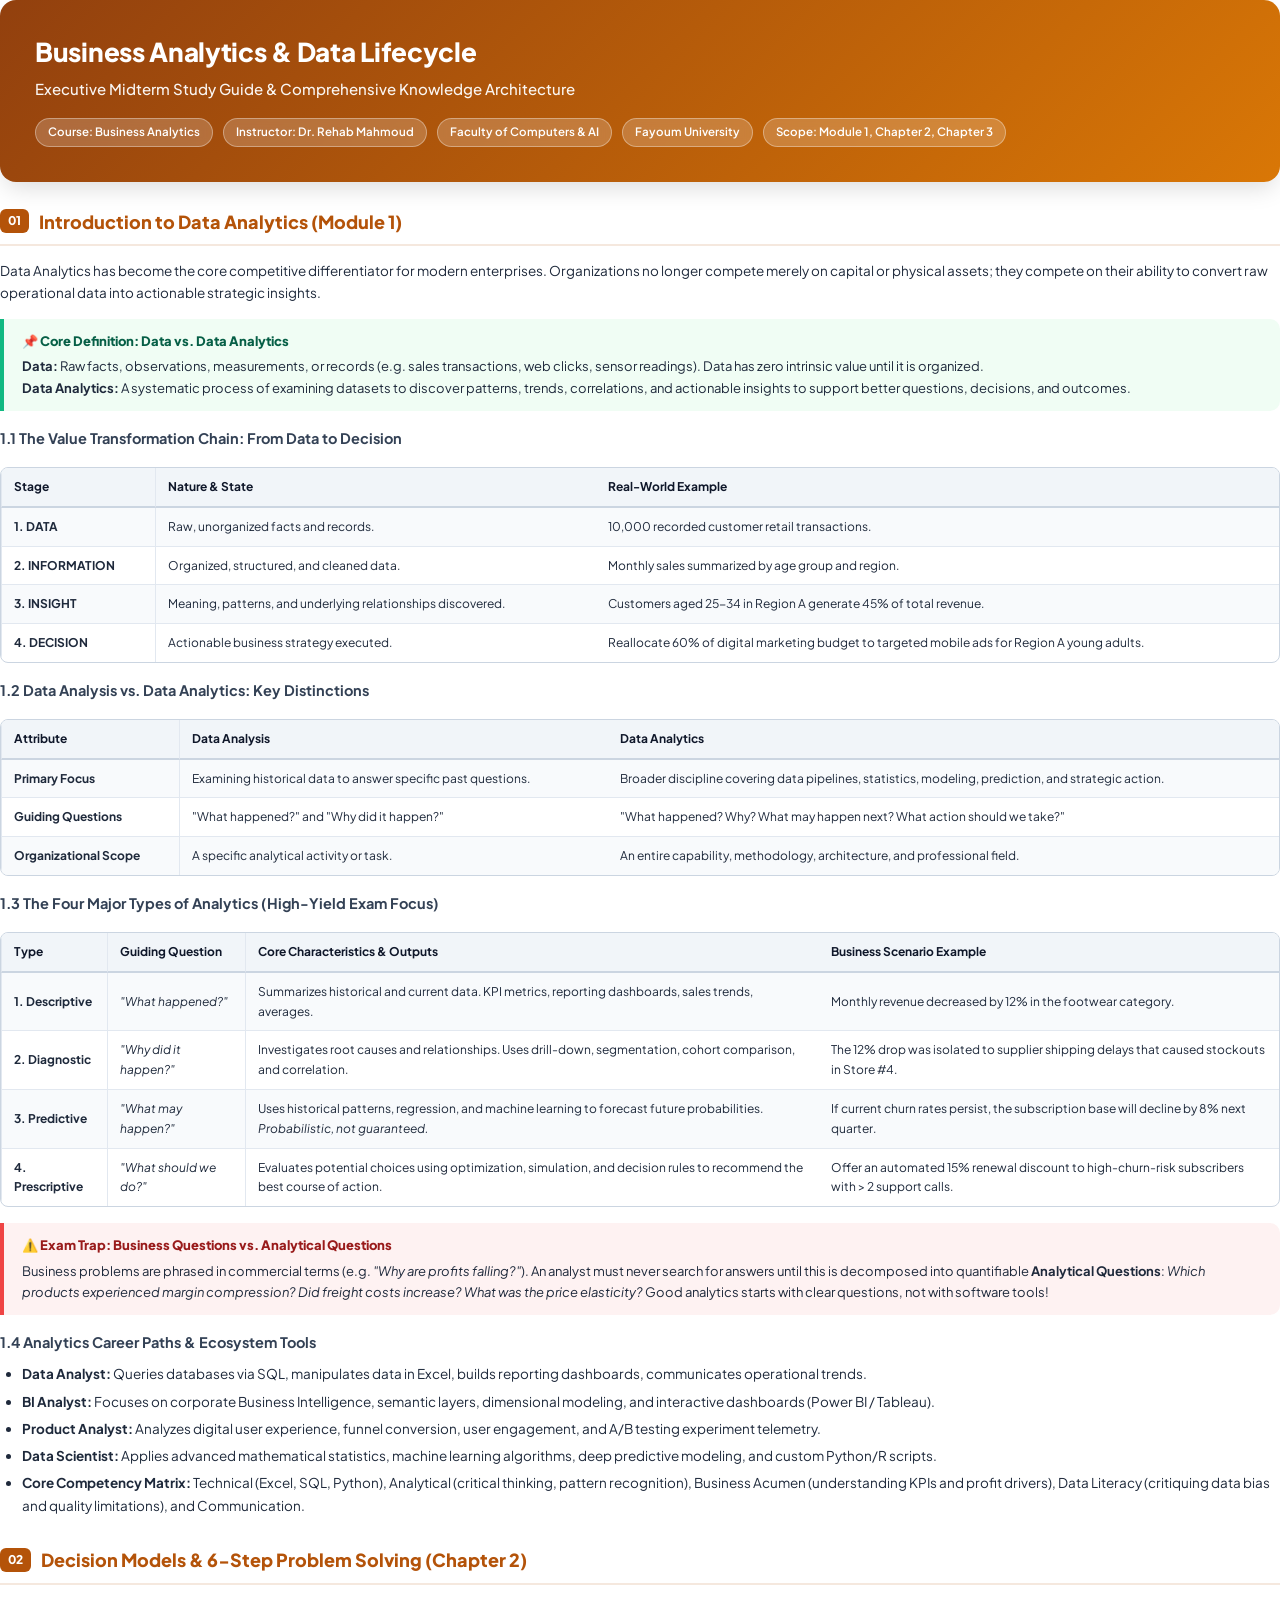
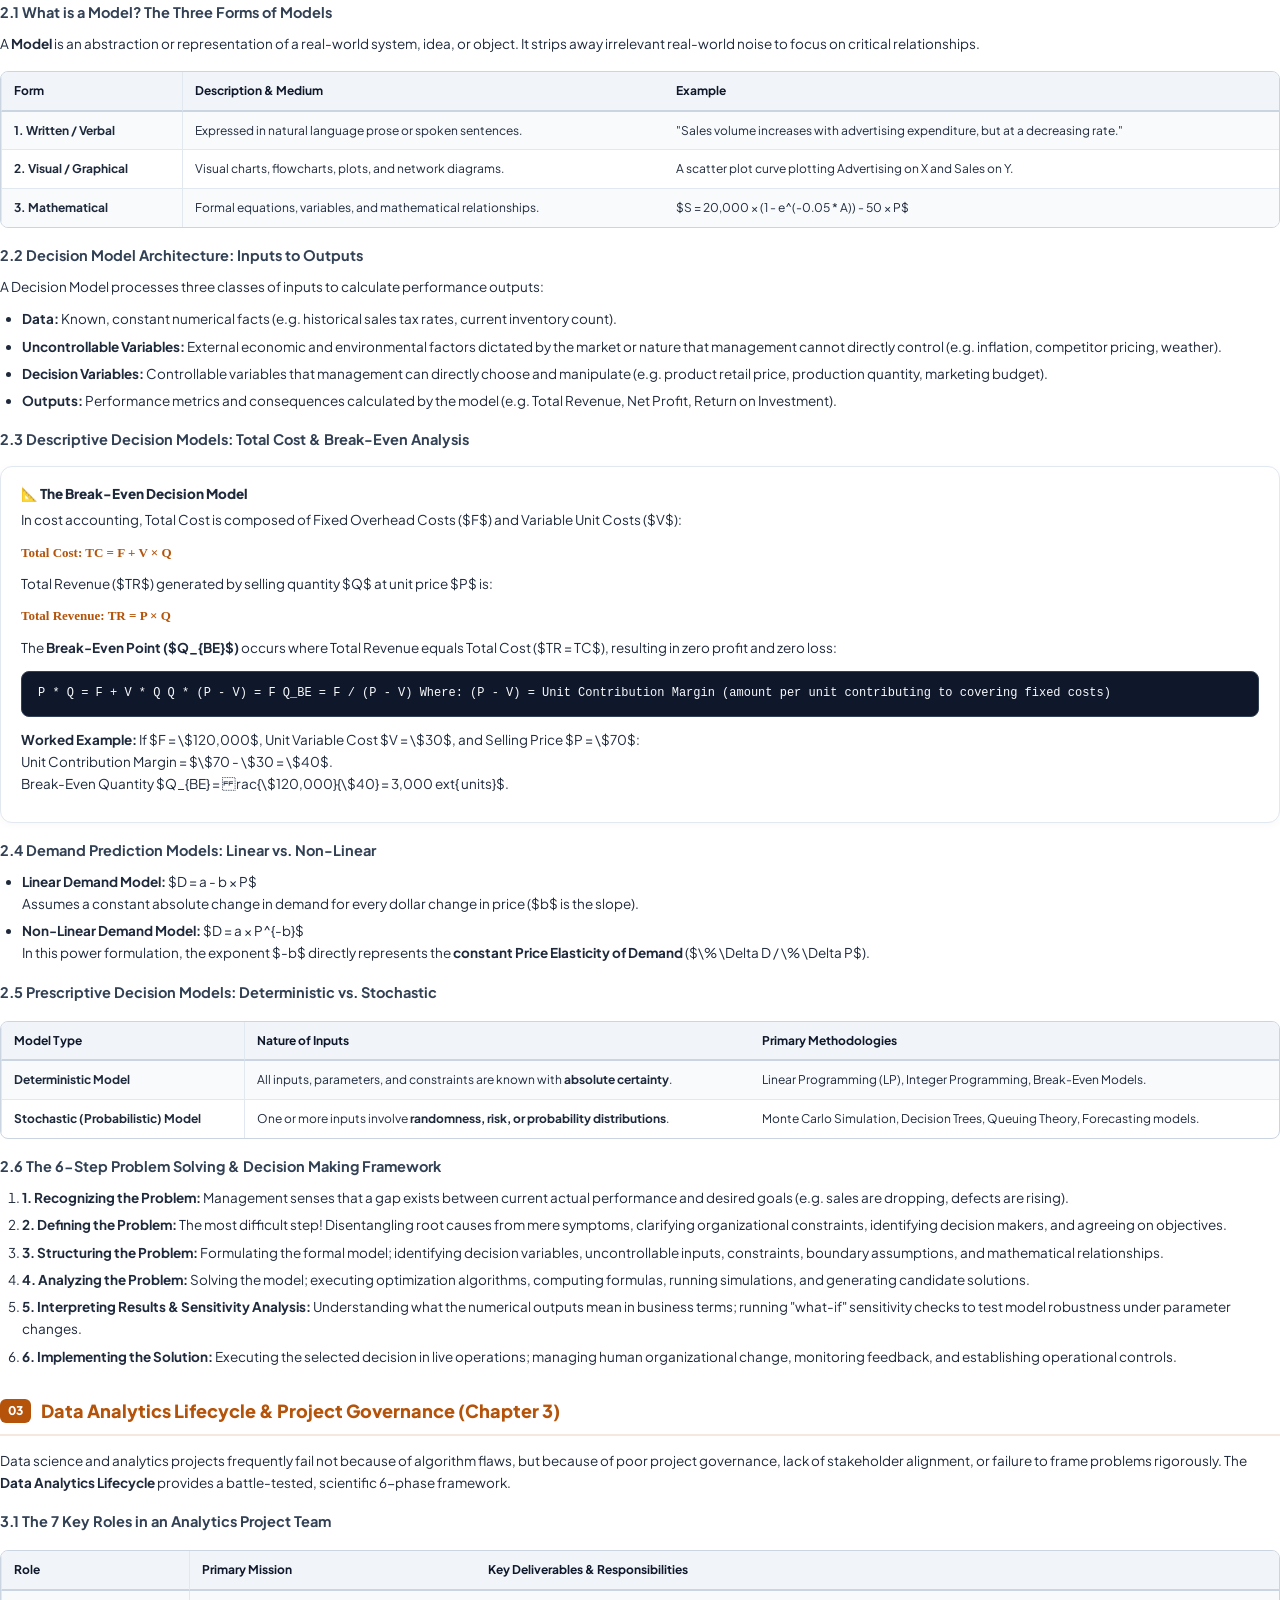
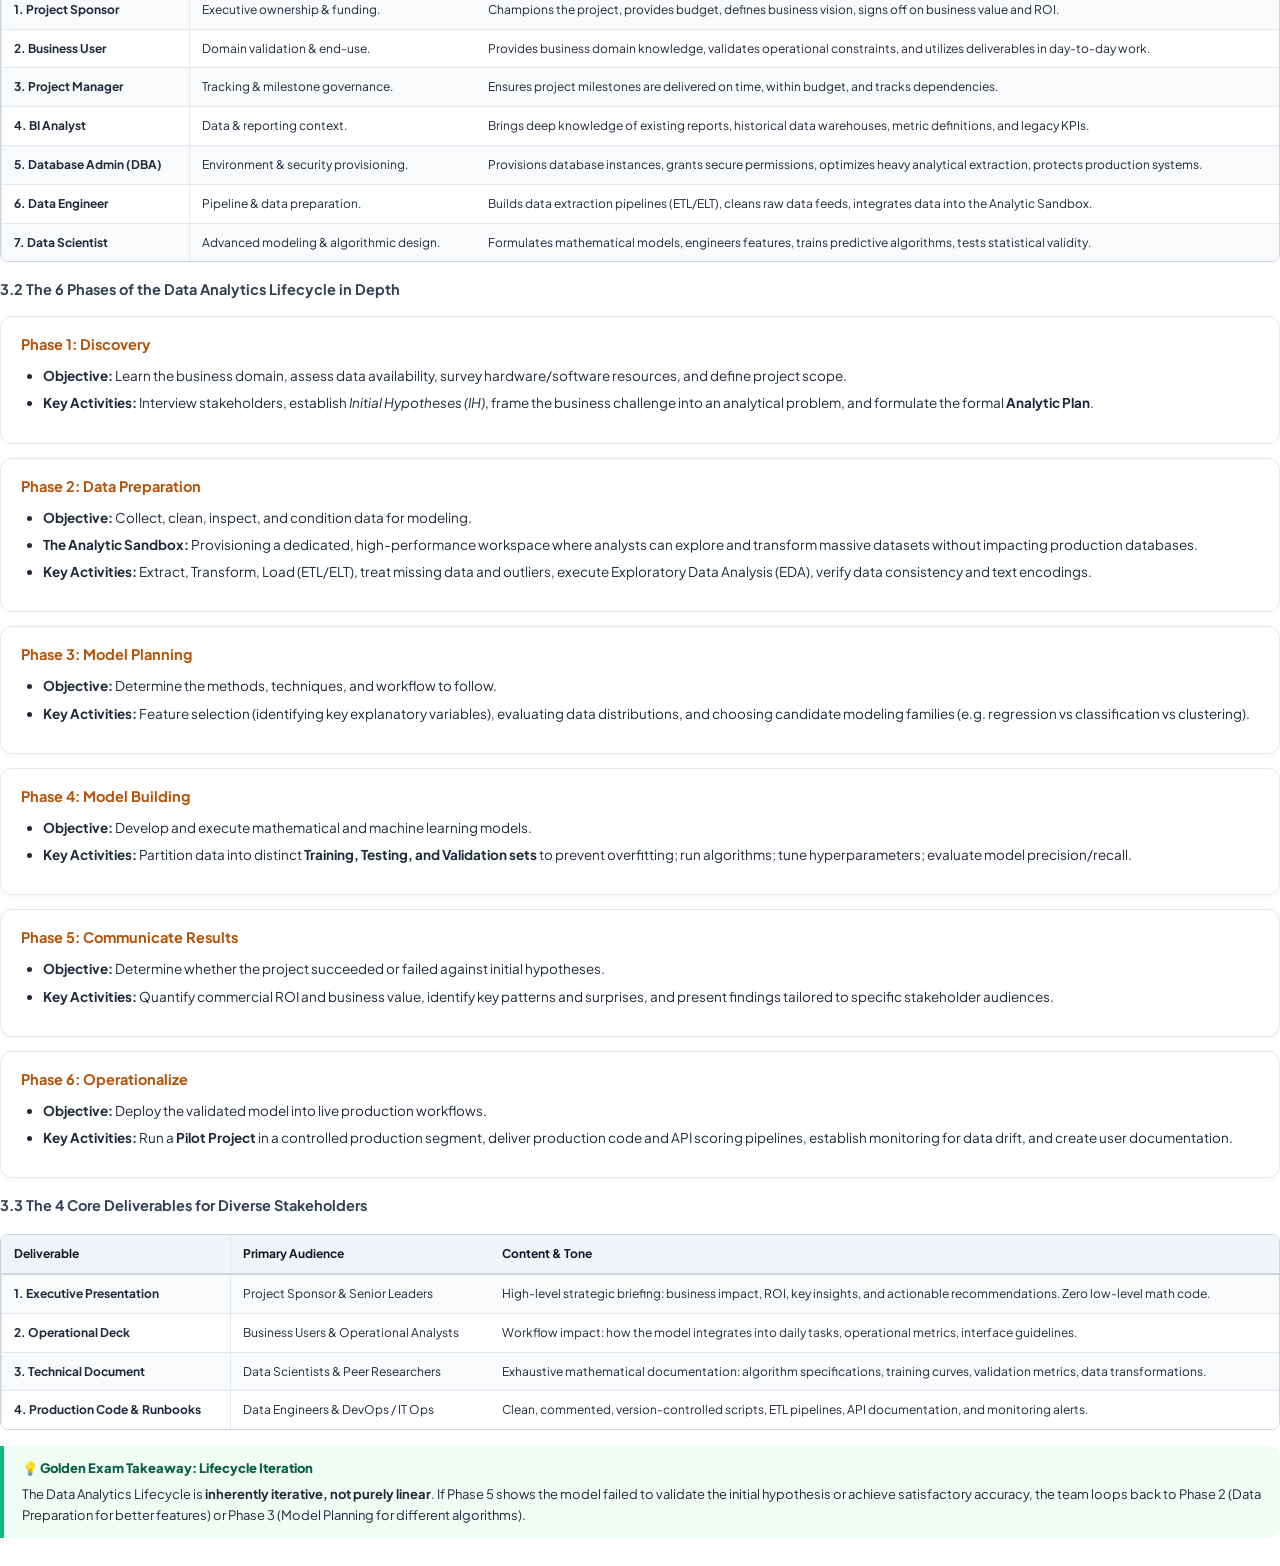
<file: summaries/Business_Summary_EN.html>
<!DOCTYPE html>
<html lang="en">
<head>
<meta charset="utf-8">
<title>Business Analytics (BA) - Executive Midterm Summary</title>
<style>
@import url('https://fonts.googleapis.com/css2?family=Cairo:wght@400;600;700;800;900&family=Plus+Jakarta+Sans:wght@400;500;600;700;800&display=swap');

@page {
    size: A4;
    margin: 14mm 16mm 16mm 16mm;
    @bottom-center {
        content: counter(page);
        font-size: 10px;
        color: #94a3b8;
        font-family: sans-serif;
    }
}

* {
    box-sizing: border-box;
    -webkit-print-color-adjust: exact;
    print-color-adjust: exact;
}

body {
    font-family: 'Plus Jakarta Sans', 'Inter', -apple-system, sans-serif;
    direction: ltr;
    text-align: left;
    color: #1e293b;
    background: #ffffff;
    line-height: 1.65;
    font-size: 13.5px;
    margin: 0;
    padding: 0;
}

.hero-banner {
    background: linear-gradient(135deg, #92400e 0%, #d97706 100%);
    color: #ffffff;
    padding: 35px 35px;
    border-radius: 16px;
    margin-bottom: 25px;
    box-shadow: 0 10px 25px -5px rgba(0, 0, 0, 0.15);
    position: relative;
    overflow: hidden;
}

.hero-banner h1 {
    font-size: 26px;
    font-weight: 900;
    margin: 0 0 8px 0;
    letter-spacing: -0.3px;
    line-height: 1.3;
}

.hero-banner .subtitle {
    font-size: 15px;
    opacity: 0.95;
    font-weight: 500;
    margin: 0 0 16px 0;
}

.hero-badges {
    display: flex;
    gap: 10px;
    flex-wrap: wrap;
}

.hero-badge {
    background: rgba(255, 255, 255, 0.2);
    border: 1px solid rgba(255, 255, 255, 0.35);
    padding: 4px 12px;
    border-radius: 20px;
    font-size: 11.5px;
    font-weight: 600;
    backdrop-filter: blur(4px);
}

.section-block {
    margin-bottom: 28px;
    page-break-inside: avoid;
}

h2 {
    font-size: 18px;
    font-weight: 800;
    color: #b45309;
    border-bottom: 2.5px solid #b4530922;
    padding-bottom: 8px;
    margin-top: 24px;
    margin-bottom: 14px;
    display: flex;
    align-items: center;
    gap: 10px;
}

.sec-pill {
    background: #b45309;
    color: #ffffff;
    font-size: 12px;
    font-weight: 800;
    padding: 2px 8px;
    border-radius: 6px;
    display: inline-block;
}

h3 {
    font-size: 14.5px;
    font-weight: 700;
    color: #334155;
    margin-top: 16px;
    margin-bottom: 8px;
}

p {
    margin: 0 0 10px 0;
}

ul, ol {
    margin: 0 0 12px 0;
    padding-left: 22px;
}

li {
    margin-bottom: 5px;
}

.card {
    background: #ffffff;
    border: 1px solid #e2e8f0;
    border-radius: 12px;
    padding: 16px 20px;
    margin: 14px 0;
    box-shadow: 0 2px 8px rgba(0, 0, 0, 0.03);
}

.callout {
    background: #f8fafc;
    border-left: 4px solid #b45309;
    border-right: none;
    padding: 12px 18px;
    border-radius: 0 10px 10px 0;
    margin: 14px 0;
    font-size: 13px;
}

.callout.tip {
    border-color: #10b981;
    background: #f0fdf4;
}

.callout.warning {
    border-color: #f59e0b;
    background: #fffbeb;
}

.callout.trap {
    border-color: #ef4444;
    background: #fef2f2;
}

.callout-title {
    font-weight: 800;
    margin-bottom: 4px;
    display: flex;
    align-items: center;
    gap: 6px;
}

.callout.tip .callout-title { color: #065f46; }
.callout.warning .callout-title { color: #92400e; }
.callout.trap .callout-title { color: #991b1b; }
.callout:not(.tip):not(.warning):not(.trap) .callout-title { color: #b45309; }

table {
    width: 100%;
    border-collapse: separate;
    border-spacing: 0;
    margin: 16px 0;
    font-size: 12px;
    border: 1px solid #cbd5e1;
    border-radius: 8px;
    overflow: hidden;
}

th, td {
    padding: 9px 12px;
    text-align: left;
    border-bottom: 1px solid #e2e8f0;
    border-left: 1px solid #e2e8f0;
}

th:last-child, td:last-child {
    border-left: none;
}

tr:last-child td {
    border-bottom: none;
}

th {
    background: #f1f5f9;
    font-weight: 700;
    color: #0f172a;
    border-bottom: 2px solid #cbd5e1;
}

tr:nth-child(even) {
    background-color: #f8fafc;
}

.badge {
    display: inline-block;
    padding: 2px 7px;
    font-size: 11px;
    font-weight: 700;
    border-radius: 4px;
    background: #e2e8f0;
    color: #334155;
}

.badge-green { background: #d1fae5; color: #065f46; }
.badge-blue { background: #dbeafe; color: #1e40af; }
.badge-amber { background: #fef3c7; color: #92400e; }
.badge-purple { background: #ede9fe; color: #5b21b6; }

.code-box {
    background: #0f172a;
    color: #f8fafc;
    padding: 12px 16px;
    border-radius: 8px;
    font-family: 'Consolas', monospace;
    font-size: 12px;
    direction: ltr;
    text-align: left;
    margin: 12px 0;
    overflow-x: auto;
    border: 1px solid #334155;
}

.page-break {
    page-break-after: always;
}
</style>
</head>
<body>

<div class="hero-banner">
    <h1>Business Analytics & Data Lifecycle</h1>
    <div class="subtitle">Executive Midterm Study Guide & Comprehensive Knowledge Architecture</div>
    <div class="hero-badges">
        <span class="hero-badge">Course: Business Analytics</span>
        <span class="hero-badge">Instructor: Dr. Rehab Mahmoud</span>
        <span class="hero-badge">Faculty of Computers & AI</span>
        <span class="hero-badge">Fayoum University</span>
        <span class="hero-badge">Scope: Module 1, Chapter 2, Chapter 3</span>
    </div>
</div>

<div class="section-block">
    <h2><span class="sec-pill">01</span> Introduction to Data Analytics (Module 1)</h2>
    <p>Data Analytics has become the core competitive differentiator for modern enterprises. Organizations no longer compete merely on capital or physical assets; they compete on their ability to convert raw operational data into actionable strategic insights.</p>

    <div class="callout tip">
        <div class="callout-title">📌 Core Definition: Data vs. Data Analytics</div>
        <strong>Data:</strong> Raw facts, observations, measurements, or records (e.g. sales transactions, web clicks, sensor readings). Data has zero intrinsic value until it is organized.<br>
        <strong>Data Analytics:</strong> A systematic process of examining datasets to discover patterns, trends, correlations, and actionable insights to support better questions, decisions, and outcomes.
    </div>

    <h3>1.1 The Value Transformation Chain: From Data to Decision</h3>
    <table>
        <tr>
            <th>Stage</th>
            <th>Nature & State</th>
            <th>Real-World Example</th>
        </tr>
        <tr>
            <td><strong>1. DATA</strong></td>
            <td>Raw, unorganized facts and records.</td>
            <td>10,000 recorded customer retail transactions.</td>
        </tr>
        <tr>
            <td><strong>2. INFORMATION</strong></td>
            <td>Organized, structured, and cleaned data.</td>
            <td>Monthly sales summarized by age group and region.</td>
        </tr>
        <tr>
            <td><strong>3. INSIGHT</strong></td>
            <td>Meaning, patterns, and underlying relationships discovered.</td>
            <td>Customers aged 25-34 in Region A generate 45% of total revenue.</td>
        </tr>
        <tr>
            <td><strong>4. DECISION</strong></td>
            <td>Actionable business strategy executed.</td>
            <td>Reallocate 60% of digital marketing budget to targeted mobile ads for Region A young adults.</td>
        </tr>
    </table>

    <h3>1.2 Data Analysis vs. Data Analytics: Key Distinctions</h3>
    <table>
        <tr>
            <th>Attribute</th>
            <th>Data Analysis</th>
            <th>Data Analytics</th>
        </tr>
        <tr>
            <td><strong>Primary Focus</strong></td>
            <td>Examining historical data to answer specific past questions.</td>
            <td>Broader discipline covering data pipelines, statistics, modeling, prediction, and strategic action.</td>
        </tr>
        <tr>
            <td><strong>Guiding Questions</strong></td>
            <td>"What happened?" and "Why did it happen?"</td>
            <td>"What happened? Why? What may happen next? What action should we take?"</td>
        </tr>
        <tr>
            <td><strong>Organizational Scope</strong></td>
            <td>A specific analytical activity or task.</td>
            <td>An entire capability, methodology, architecture, and professional field.</td>
        </tr>
    </table>

    <h3>1.3 The Four Major Types of Analytics (High-Yield Exam Focus)</h3>
    <table>
        <tr>
            <th>Type</th>
            <th>Guiding Question</th>
            <th>Core Characteristics & Outputs</th>
            <th>Business Scenario Example</th>
        </tr>
        <tr>
            <td><strong>1. Descriptive</strong></td>
            <td><em>"What happened?"</em></td>
            <td>Summarizes historical and current data. KPI metrics, reporting dashboards, sales trends, averages.</td>
            <td>Monthly revenue decreased by 12% in the footwear category.</td>
        </tr>
        <tr>
            <td><strong>2. Diagnostic</strong></td>
            <td><em>"Why did it happen?"</em></td>
            <td>Investigates root causes and relationships. Uses drill-down, segmentation, cohort comparison, and correlation.</td>
            <td>The 12% drop was isolated to supplier shipping delays that caused stockouts in Store #4.</td>
        </tr>
        <tr>
            <td><strong>3. Predictive</strong></td>
            <td><em>"What may happen?"</em></td>
            <td>Uses historical patterns, regression, and machine learning to forecast future probabilities. <em>Probabilistic, not guaranteed.</em></td>
            <td>If current churn rates persist, the subscription base will decline by 8% next quarter.</td>
        </tr>
        <tr>
            <td><strong>4. Prescriptive</strong></td>
            <td><em>"What should we do?"</em></td>
            <td>Evaluates potential choices using optimization, simulation, and decision rules to recommend the best course of action.</td>
            <td>Offer an automated 15% renewal discount to high-churn-risk subscribers with > 2 support calls.</td>
        </tr>
    </table>

    <div class="callout trap">
        <div class="callout-title">⚠️ Exam Trap: Business Questions vs. Analytical Questions</div>
        Business problems are phrased in commercial terms (e.g. <em>"Why are profits falling?"</em>). An analyst must never search for answers until this is decomposed into quantifiable <strong>Analytical Questions</strong>: <em>Which products experienced margin compression? Did freight costs increase? What was the price elasticity?</em> Good analytics starts with clear questions, not with software tools!
    </div>

    <h3>1.4 Analytics Career Paths & Ecosystem Tools</h3>
    <ul>
        <li><strong>Data Analyst:</strong> Queries databases via SQL, manipulates data in Excel, builds reporting dashboards, communicates operational trends.</li>
        <li><strong>BI Analyst:</strong> Focuses on corporate Business Intelligence, semantic layers, dimensional modeling, and interactive dashboards (Power BI / Tableau).</li>
        <li><strong>Product Analyst:</strong> Analyzes digital user experience, funnel conversion, user engagement, and A/B testing experiment telemetry.</li>
        <li><strong>Data Scientist:</strong> Applies advanced mathematical statistics, machine learning algorithms, deep predictive modeling, and custom Python/R scripts.</li>
        <li><strong>Core Competency Matrix:</strong> Technical (Excel, SQL, Python), Analytical (critical thinking, pattern recognition), Business Acumen (understanding KPIs and profit drivers), Data Literacy (critiquing data bias and quality limitations), and Communication.</li>
    </ul>
</div>

<div class="page-break"></div>

<div class="section-block">
    <h2><span class="sec-pill">02</span> Decision Models & 6-Step Problem Solving (Chapter 2)</h2>

    <h3>2.1 What is a Model? The Three Forms of Models</h3>
    <p>A <strong>Model</strong> is an abstraction or representation of a real-world system, idea, or object. It strips away irrelevant real-world noise to focus on critical relationships.</p>
    <table>
        <tr>
            <th>Form</th>
            <th>Description & Medium</th>
            <th>Example</th>
        </tr>
        <tr>
            <td><strong>1. Written / Verbal</strong></td>
            <td>Expressed in natural language prose or spoken sentences.</td>
            <td>"Sales volume increases with advertising expenditure, but at a decreasing rate."</td>
        </tr>
        <tr>
            <td><strong>2. Visual / Graphical</strong></td>
            <td>Visual charts, flowcharts, plots, and network diagrams.</td>
            <td>A scatter plot curve plotting Advertising on X and Sales on Y.</td>
        </tr>
        <tr>
            <td><strong>3. Mathematical</strong></td>
            <td>Formal equations, variables, and mathematical relationships.</td>
            <td>$S = 20,000 &times; (1 - e^(-0.05 * A)) - 50 &times; P$</td>
        </tr>
    </table>

    <h3>2.2 Decision Model Architecture: Inputs to Outputs</h3>
    <p>A Decision Model processes three classes of inputs to calculate performance outputs:</p>
    <ul>
        <li><strong>Data:</strong> Known, constant numerical facts (e.g. historical sales tax rates, current inventory count).</li>
        <li><strong>Uncontrollable Variables:</strong> External economic and environmental factors dictated by the market or nature that management cannot directly control (e.g. inflation, competitor pricing, weather).</li>
        <li><strong>Decision Variables:</strong> Controllable variables that management can directly choose and manipulate (e.g. product retail price, production quantity, marketing budget).</li>
        <li><strong>Outputs:</strong> Performance metrics and consequences calculated by the model (e.g. Total Revenue, Net Profit, Return on Investment).</li>
    </ul>

    <h3>2.3 Descriptive Decision Models: Total Cost & Break-Even Analysis</h3>
    <div class="card">
        <div class="callout-title">📐 The Break-Even Decision Model</div>
        <p>In cost accounting, Total Cost is composed of Fixed Overhead Costs ($F$) and Variable Unit Costs ($V$):</p>
        <p style="font-family: Consolas; font-size: 13px; font-weight: 700; color: #b45309;">Total Cost: TC = F + V &times; Q</p>
        <p>Total Revenue ($TR$) generated by selling quantity $Q$ at unit price $P$ is:</p>
        <p style="font-family: Consolas; font-size: 13px; font-weight: 700; color: #b45309;">Total Revenue: TR = P &times; Q</p>
        <p>The <strong>Break-Even Point ($Q_{BE}$)</strong> occurs where Total Revenue equals Total Cost ($TR = TC$), resulting in zero profit and zero loss:</p>
        <div class="code-box">
P * Q = F + V * Q
Q * (P - V) = F
Q_BE = F / (P - V)

Where:
  (P - V) = Unit Contribution Margin (amount per unit contributing to covering fixed costs)
        </div>
        <p><strong>Worked Example:</strong> If $F = \$120,000$, Unit Variable Cost $V = \$30$, and Selling Price $P = \$70$:<br>
        Unit Contribution Margin = $\$70 - \$30 = \$40$.<br>
        Break-Even Quantity $Q_{BE} = rac{\$120,000}{\$40} = 3,000	ext{ units}$.</p>
    </div>

    <h3>2.4 Demand Prediction Models: Linear vs. Non-Linear</h3>
    <ul>
        <li><strong>Linear Demand Model:</strong> $D = a - b &times; P$<br>
        Assumes a constant absolute change in demand for every dollar change in price ($b$ is the slope).</li>
        <li><strong>Non-Linear Demand Model:</strong> $D = a &times; P^{-b}$<br>
        In this power formulation, the exponent $-b$ directly represents the <strong>constant Price Elasticity of Demand</strong> ($\% \Delta D / \% \Delta P$).</li>
    </ul>

    <h3>2.5 Prescriptive Decision Models: Deterministic vs. Stochastic</h3>
    <table>
        <tr>
            <th>Model Type</th>
            <th>Nature of Inputs</th>
            <th>Primary Methodologies</th>
        </tr>
        <tr>
            <td><strong>Deterministic Model</strong></td>
            <td>All inputs, parameters, and constraints are known with <strong>absolute certainty</strong>.</td>
            <td>Linear Programming (LP), Integer Programming, Break-Even Models.</td>
        </tr>
        <tr>
            <td><strong>Stochastic (Probabilistic) Model</strong></td>
            <td>One or more inputs involve <strong>randomness, risk, or probability distributions</strong>.</td>
            <td>Monte Carlo Simulation, Decision Trees, Queuing Theory, Forecasting models.</td>
        </tr>
    </table>

    <h3>2.6 The 6-Step Problem Solving & Decision Making Framework</h3>
    <ol>
        <li><strong>1. Recognizing the Problem:</strong> Management senses that a gap exists between current actual performance and desired goals (e.g. sales are dropping, defects are rising).</li>
        <li><strong>2. Defining the Problem:</strong> The most difficult step! Disentangling root causes from mere symptoms, clarifying organizational constraints, identifying decision makers, and agreeing on objectives.</li>
        <li><strong>3. Structuring the Problem:</strong> Formulating the formal model; identifying decision variables, uncontrollable inputs, constraints, boundary assumptions, and mathematical relationships.</li>
        <li><strong>4. Analyzing the Problem:</strong> Solving the model; executing optimization algorithms, computing formulas, running simulations, and generating candidate solutions.</li>
        <li><strong>5. Interpreting Results & Sensitivity Analysis:</strong> Understanding what the numerical outputs mean in business terms; running "what-if" sensitivity checks to test model robustness under parameter changes.</li>
        <li><strong>6. Implementing the Solution:</strong> Executing the selected decision in live operations; managing human organizational change, monitoring feedback, and establishing operational controls.</li>
    </ol>
</div>

<div class="page-break"></div>

<div class="section-block">
    <h2><span class="sec-pill">03</span> Data Analytics Lifecycle & Project Governance (Chapter 3)</h2>
    <p>Data science and analytics projects frequently fail not because of algorithm flaws, but because of poor project governance, lack of stakeholder alignment, or failure to frame problems rigorously. The <strong>Data Analytics Lifecycle</strong> provides a battle-tested, scientific 6-phase framework.</p>

    <h3>3.1 The 7 Key Roles in an Analytics Project Team</h3>
    <table>
        <tr>
            <th>Role</th>
            <th>Primary Mission</th>
            <th>Key Deliverables & Responsibilities</th>
        </tr>
        <tr>
            <td><strong>1. Project Sponsor</strong></td>
            <td>Executive ownership & funding.</td>
            <td>Champions the project, provides budget, defines business vision, signs off on business value and ROI.</td>
        </tr>
        <tr>
            <td><strong>2. Business User</strong></td>
            <td>Domain validation & end-use.</td>
            <td>Provides business domain knowledge, validates operational constraints, and utilizes deliverables in day-to-day work.</td>
        </tr>
        <tr>
            <td><strong>3. Project Manager</strong></td>
            <td>Tracking & milestone governance.</td>
            <td>Ensures project milestones are delivered on time, within budget, and tracks dependencies.</td>
        </tr>
        <tr>
            <td><strong>4. BI Analyst</strong></td>
            <td>Data & reporting context.</td>
            <td>Brings deep knowledge of existing reports, historical data warehouses, metric definitions, and legacy KPIs.</td>
        </tr>
        <tr>
            <td><strong>5. Database Admin (DBA)</strong></td>
            <td>Environment & security provisioning.</td>
            <td>Provisions database instances, grants secure permissions, optimizes heavy analytical extraction, protects production systems.</td>
        </tr>
        <tr>
            <td><strong>6. Data Engineer</strong></td>
            <td>Pipeline & data preparation.</td>
            <td>Builds data extraction pipelines (ETL/ELT), cleans raw data feeds, integrates data into the Analytic Sandbox.</td>
        </tr>
        <tr>
            <td><strong>7. Data Scientist</strong></td>
            <td>Advanced modeling & algorithmic design.</td>
            <td>Formulates mathematical models, engineers features, trains predictive algorithms, tests statistical validity.</td>
        </tr>
    </table>

    <h3>3.2 The 6 Phases of the Data Analytics Lifecycle in Depth</h3>
    
    <div class="card">
        <h3 style="color: #b45309; margin-top: 0;">Phase 1: Discovery</h3>
        <ul>
            <li><strong>Objective:</strong> Learn the business domain, assess data availability, survey hardware/software resources, and define project scope.</li>
            <li><strong>Key Activities:</strong> Interview stakeholders, establish <em>Initial Hypotheses (IH)</em>, frame the business challenge into an analytical problem, and formulate the formal <strong>Analytic Plan</strong>.</li>
        </ul>
    </div>

    <div class="card">
        <h3 style="color: #b45309; margin-top: 0;">Phase 2: Data Preparation</h3>
        <ul>
            <li><strong>Objective:</strong> Collect, clean, inspect, and condition data for modeling.</li>
            <li><strong>The Analytic Sandbox:</strong> Provisioning a dedicated, high-performance workspace where analysts can explore and transform massive datasets without impacting production databases.</li>
            <li><strong>Key Activities:</strong> Extract, Transform, Load (ETL/ELT), treat missing data and outliers, execute Exploratory Data Analysis (EDA), verify data consistency and text encodings.</li>
        </ul>
    </div>

    <div class="card">
        <h3 style="color: #b45309; margin-top: 0;">Phase 3: Model Planning</h3>
        <ul>
            <li><strong>Objective:</strong> Determine the methods, techniques, and workflow to follow.</li>
            <li><strong>Key Activities:</strong> Feature selection (identifying key explanatory variables), evaluating data distributions, and choosing candidate modeling families (e.g. regression vs classification vs clustering).</li>
        </ul>
    </div>

    <div class="card">
        <h3 style="color: #b45309; margin-top: 0;">Phase 4: Model Building</h3>
        <ul>
            <li><strong>Objective:</strong> Develop and execute mathematical and machine learning models.</li>
            <li><strong>Key Activities:</strong> Partition data into distinct <strong>Training, Testing, and Validation sets</strong> to prevent overfitting; run algorithms; tune hyperparameters; evaluate model precision/recall.</li>
        </ul>
    </div>

    <div class="card">
        <h3 style="color: #b45309; margin-top: 0;">Phase 5: Communicate Results</h3>
        <ul>
            <li><strong>Objective:</strong> Determine whether the project succeeded or failed against initial hypotheses.</li>
            <li><strong>Key Activities:</strong> Quantify commercial ROI and business value, identify key patterns and surprises, and present findings tailored to specific stakeholder audiences.</li>
        </ul>
    </div>

    <div class="card">
        <h3 style="color: #b45309; margin-top: 0;">Phase 6: Operationalize</h3>
        <ul>
            <li><strong>Objective:</strong> Deploy the validated model into live production workflows.</li>
            <li><strong>Key Activities:</strong> Run a <strong>Pilot Project</strong> in a controlled production segment, deliver production code and API scoring pipelines, establish monitoring for data drift, and create user documentation.</li>
        </ul>
    </div>

    <h3>3.3 The 4 Core Deliverables for Diverse Stakeholders</h3>
    <table>
        <tr>
            <th>Deliverable</th>
            <th>Primary Audience</th>
            <th>Content & Tone</th>
        </tr>
        <tr>
            <td><strong>1. Executive Presentation</strong></td>
            <td>Project Sponsor & Senior Leaders</td>
            <td>High-level strategic briefing: business impact, ROI, key insights, and actionable recommendations. Zero low-level math code.</td>
        </tr>
        <tr>
            <td><strong>2. Operational Deck</strong></td>
            <td>Business Users & Operational Analysts</td>
            <td>Workflow impact: how the model integrates into daily tasks, operational metrics, interface guidelines.</td>
        </tr>
        <tr>
            <td><strong>3. Technical Document</strong></td>
            <td>Data Scientists & Peer Researchers</td>
            <td>Exhaustive mathematical documentation: algorithm specifications, training curves, validation metrics, data transformations.</td>
        </tr>
        <tr>
            <td><strong>4. Production Code & Runbooks</strong></td>
            <td>Data Engineers & DevOps / IT Ops</td>
            <td>Clean, commented, version-controlled scripts, ETL pipelines, API documentation, and monitoring alerts.</td>
        </tr>
    </table>

    <div class="callout tip">
        <div class="callout-title">💡 Golden Exam Takeaway: Lifecycle Iteration</div>
        The Data Analytics Lifecycle is <strong>inherently iterative, not purely linear</strong>. If Phase 5 shows the model failed to validate the initial hypothesis or achieve satisfactory accuracy, the team loops back to Phase 2 (Data Preparation for better features) or Phase 3 (Model Planning for different algorithms).
    </div>
</div>

</body>
</html>
</file>
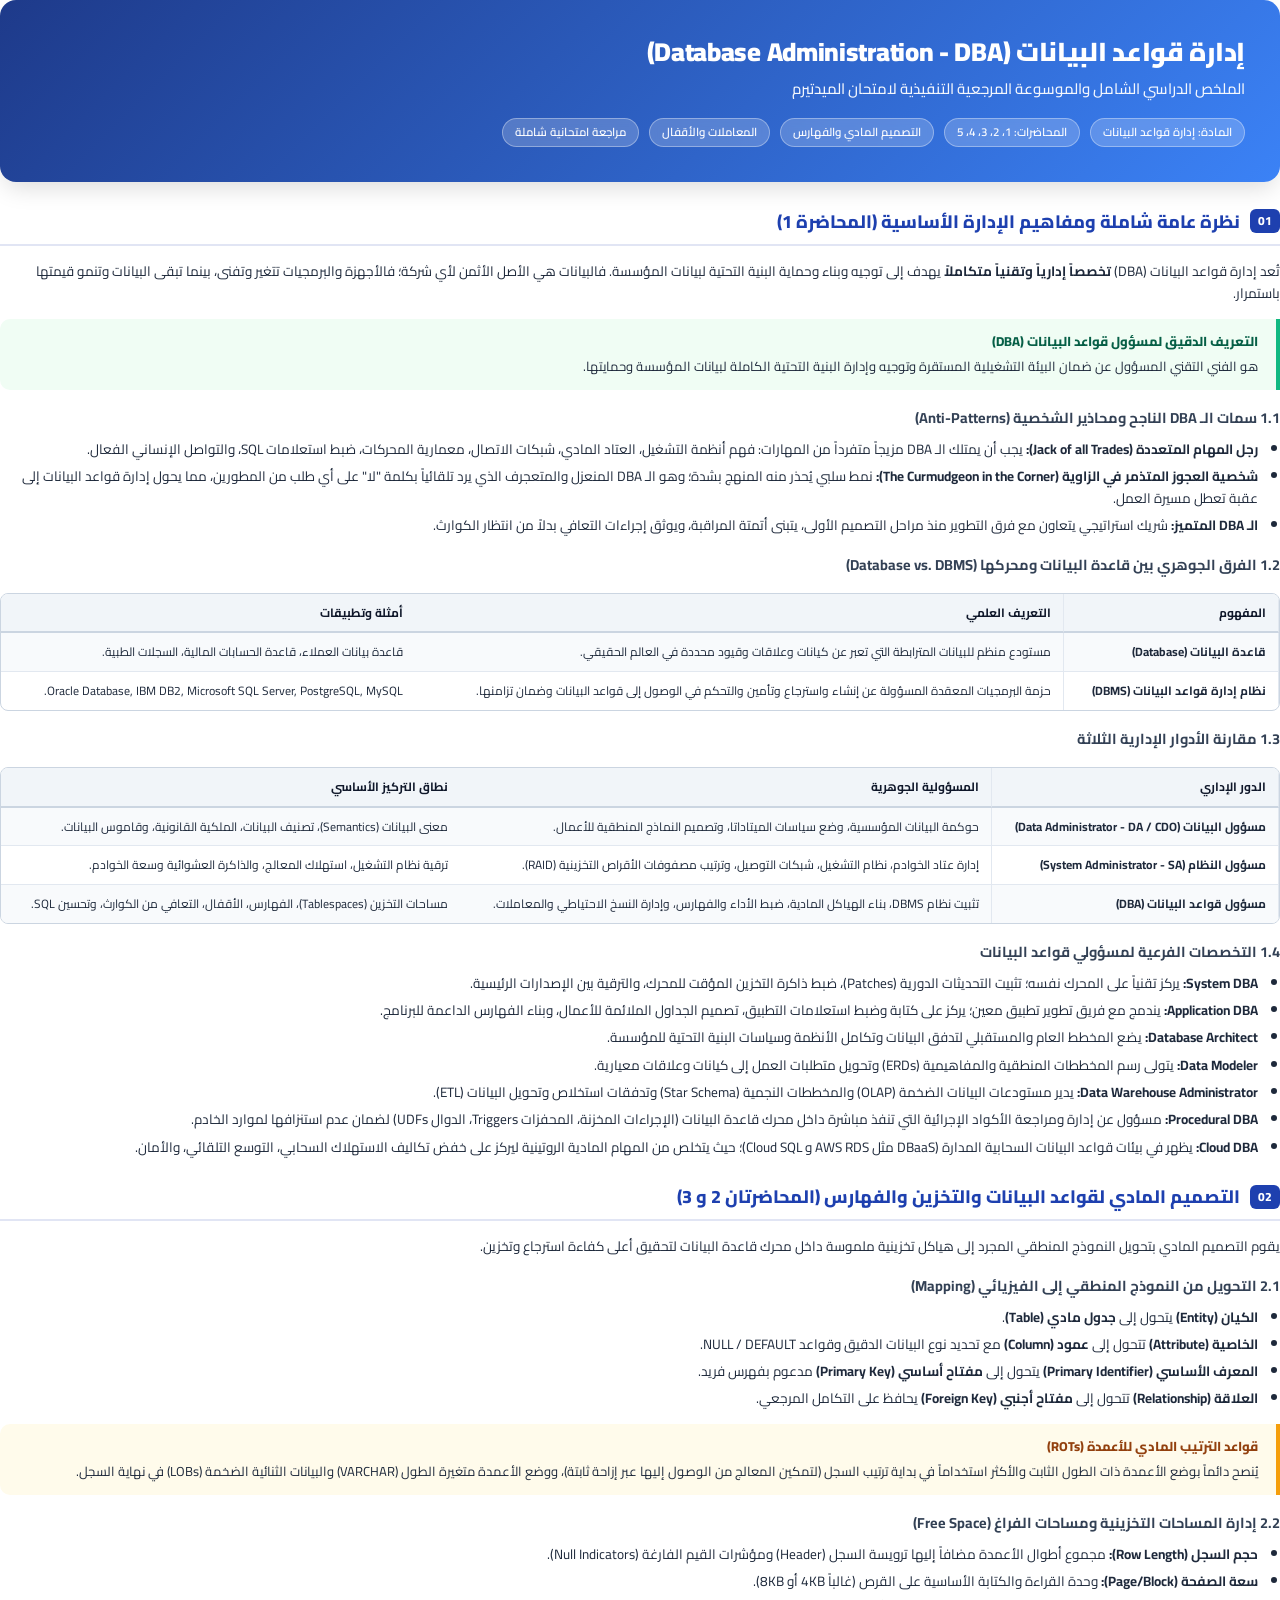
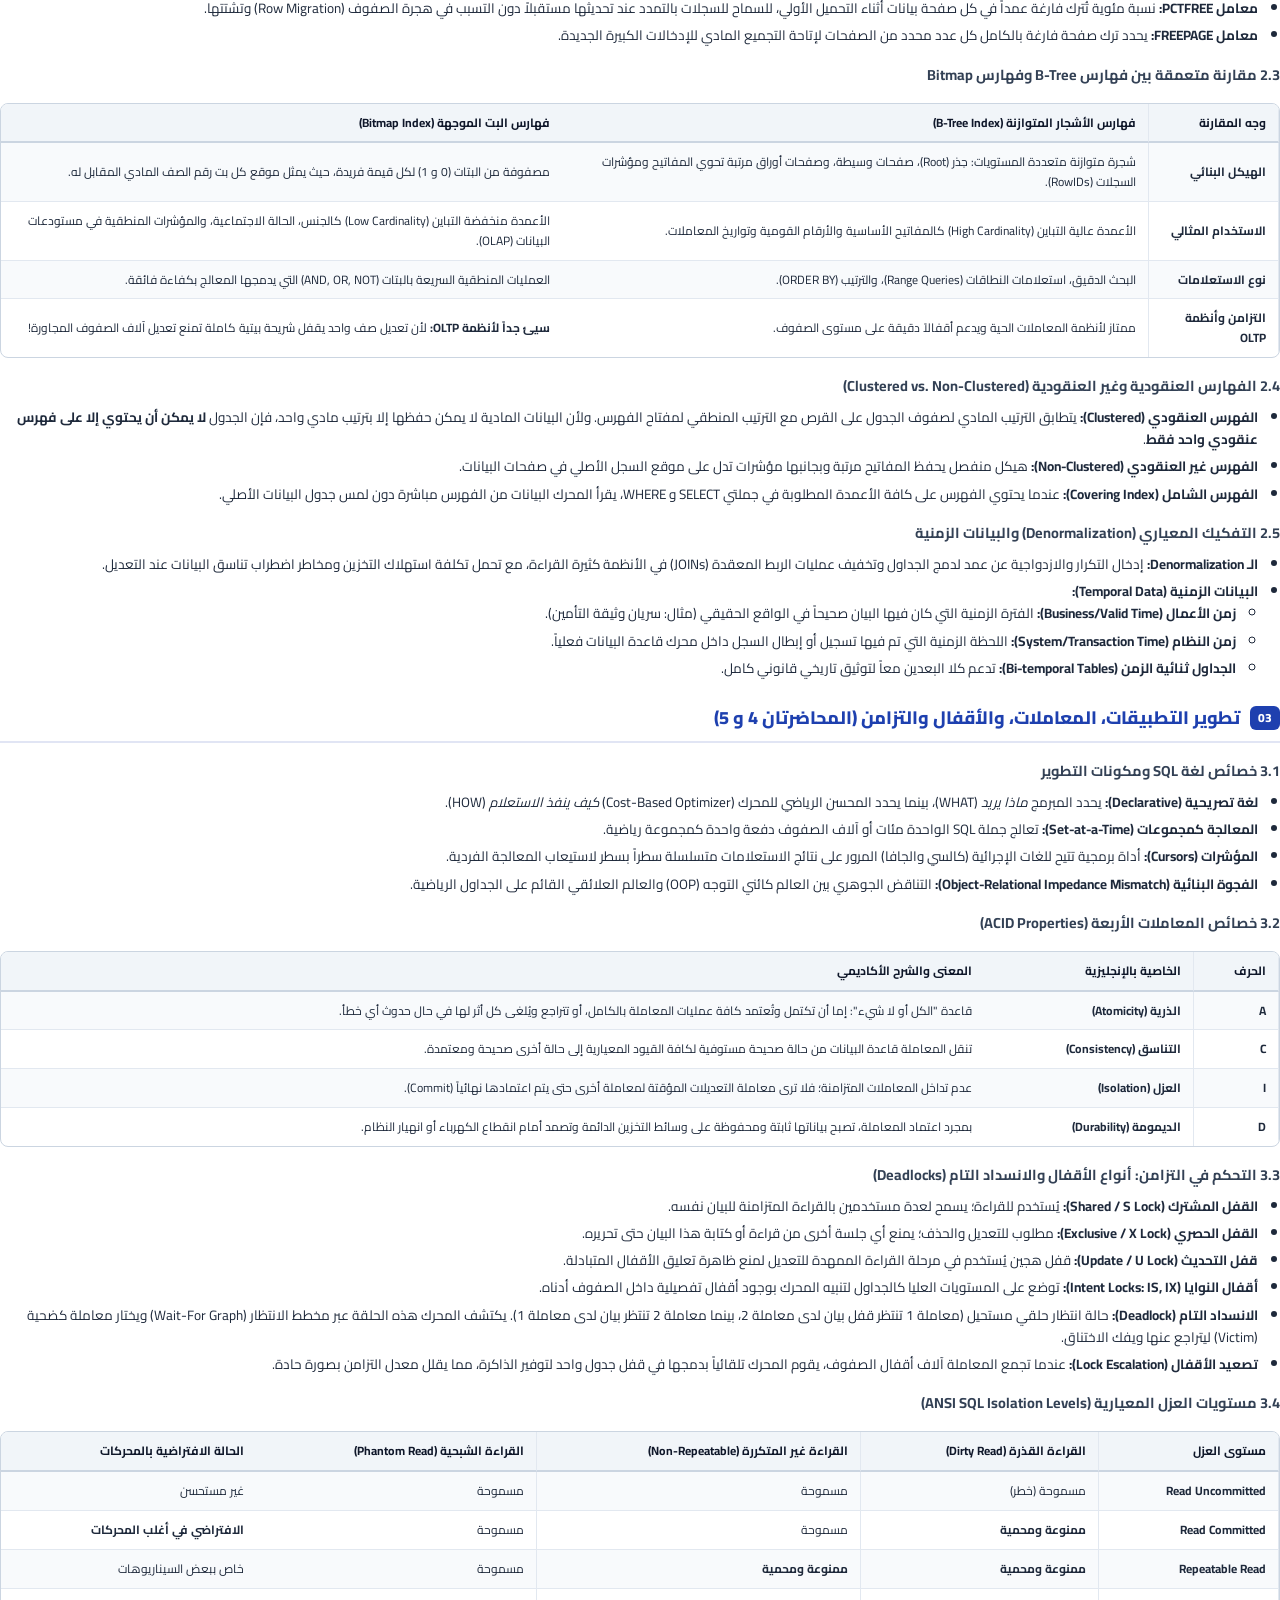
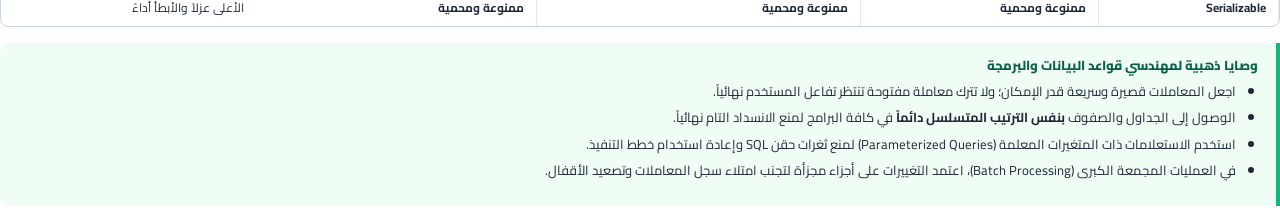
<file: summaries/DBA_Summary_AR.html>
<!DOCTYPE html>
<html lang="ar" dir="rtl">
<head>
<meta charset="utf-8">
<title>إدارة قواعد البيانات (DBA) - ملخص الميدتيرم الشامل</title>
<style>
@import url('https://fonts.googleapis.com/css2?family=Cairo:wght@400;600;700;800;900&family=Plus+Jakarta+Sans:wght@400;500;600;700;800&display=swap');

@page {
    size: A4;
    margin: 14mm 16mm 16mm 16mm;
    @bottom-center {
        content: counter(page);
        font-size: 10px;
        color: #94a3b8;
        font-family: sans-serif;
    }
}

* {
    box-sizing: border-box;
    -webkit-print-color-adjust: exact;
    print-color-adjust: exact;
}

body {
    font-family: 'Cairo', 'Segoe UI', Tahoma, sans-serif;
    direction: rtl;
    text-align: right;
    color: #1e293b;
    background: #ffffff;
    line-height: 1.65;
    font-size: 13.5px;
    margin: 0;
    padding: 0;
}

.hero-banner {
    background: linear-gradient(135deg, #1e3a8a 0%, #3b82f6 100%);
    color: #ffffff;
    padding: 35px 35px;
    border-radius: 16px;
    margin-bottom: 25px;
    box-shadow: 0 10px 25px -5px rgba(0, 0, 0, 0.15);
    position: relative;
    overflow: hidden;
}

.hero-banner h1 {
    font-size: 26px;
    font-weight: 900;
    margin: 0 0 8px 0;
    letter-spacing: -0.3px;
    line-height: 1.3;
}

.hero-banner .subtitle {
    font-size: 15px;
    opacity: 0.95;
    font-weight: 500;
    margin: 0 0 16px 0;
}

.hero-badges {
    display: flex;
    gap: 10px;
    flex-wrap: wrap;
}

.hero-badge {
    background: rgba(255, 255, 255, 0.2);
    border: 1px solid rgba(255, 255, 255, 0.35);
    padding: 4px 12px;
    border-radius: 20px;
    font-size: 11.5px;
    font-weight: 600;
    backdrop-filter: blur(4px);
}

.section-block {
    margin-bottom: 28px;
    page-break-inside: avoid;
}

h2 {
    font-size: 18px;
    font-weight: 800;
    color: #1e40af;
    border-bottom: 2.5px solid #1e40af22;
    padding-bottom: 8px;
    margin-top: 24px;
    margin-bottom: 14px;
    display: flex;
    align-items: center;
    gap: 10px;
}

.sec-pill {
    background: #1e40af;
    color: #ffffff;
    font-size: 12px;
    font-weight: 800;
    padding: 2px 8px;
    border-radius: 6px;
    display: inline-block;
}

h3 {
    font-size: 14.5px;
    font-weight: 700;
    color: #334155;
    margin-top: 16px;
    margin-bottom: 8px;
}

p {
    margin: 0 0 10px 0;
}

ul, ol {
    margin: 0 0 12px 0;
    padding-right: 22px;
}

li {
    margin-bottom: 5px;
}

.card {
    background: #ffffff;
    border: 1px solid #e2e8f0;
    border-radius: 12px;
    padding: 16px 20px;
    margin: 14px 0;
    box-shadow: 0 2px 8px rgba(0, 0, 0, 0.03);
}

.callout {
    background: #f8fafc;
    border-right: 4px solid #1e40af;
    border-left: none;
    padding: 12px 18px;
    border-radius: 10px 0 0 10px;
    margin: 14px 0;
    font-size: 13px;
}

.callout.tip {
    border-color: #10b981;
    background: #f0fdf4;
}

.callout.warning {
    border-color: #f59e0b;
    background: #fffbeb;
}

.callout.trap {
    border-color: #ef4444;
    background: #fef2f2;
}

.callout-title {
    font-weight: 800;
    margin-bottom: 4px;
    display: flex;
    align-items: center;
    gap: 6px;
}

.callout.tip .callout-title { color: #065f46; }
.callout.warning .callout-title { color: #92400e; }
.callout.trap .callout-title { color: #991b1b; }
.callout:not(.tip):not(.warning):not(.trap) .callout-title { color: #1e40af; }

table {
    width: 100%;
    border-collapse: separate;
    border-spacing: 0;
    margin: 16px 0;
    font-size: 12px;
    border: 1px solid #cbd5e1;
    border-radius: 8px;
    overflow: hidden;
}

th, td {
    padding: 9px 12px;
    text-align: right;
    border-bottom: 1px solid #e2e8f0;
    border-right: 1px solid #e2e8f0;
}

th:last-child, td:last-child {
    border-right: none;
}

tr:last-child td {
    border-bottom: none;
}

th {
    background: #f1f5f9;
    font-weight: 700;
    color: #0f172a;
    border-bottom: 2px solid #cbd5e1;
}

tr:nth-child(even) {
    background-color: #f8fafc;
}

.badge {
    display: inline-block;
    padding: 2px 7px;
    font-size: 11px;
    font-weight: 700;
    border-radius: 4px;
    background: #e2e8f0;
    color: #334155;
}

.badge-green { background: #d1fae5; color: #065f46; }
.badge-blue { background: #dbeafe; color: #1e40af; }
.badge-amber { background: #fef3c7; color: #92400e; }
.badge-purple { background: #ede9fe; color: #5b21b6; }

.code-box {
    background: #0f172a;
    color: #f8fafc;
    padding: 12px 16px;
    border-radius: 8px;
    font-family: 'Consolas', monospace;
    font-size: 12px;
    direction: ltr;
    text-align: left;
    margin: 12px 0;
    overflow-x: auto;
    border: 1px solid #334155;
}

.page-break {
    page-break-after: always;
}
</style>
</head>
<body class="ar">

<div class="hero-banner">
    <h1>إدارة قواعد البيانات (Database Administration - DBA)</h1>
    <div class="subtitle">الملخص الدراسي الشامل والموسوعة المرجعية التنفيذية لامتحان الميدتيرم</div>
    <div class="hero-badges">
        <span class="hero-badge">المادة: إدارة قواعد البيانات</span><span class="hero-badge">المحاضرات: 1، 2، 3، 4، 5</span><span class="hero-badge">التصميم المادي والفهارس</span><span class="hero-badge">المعاملات والأقفال</span><span class="hero-badge">مراجعة امتحانية شاملة</span>
    </div>
</div>

<div class="section">
    <h2><span class="sec-pill">01</span> نظرة عامة شاملة ومفاهيم الإدارة الأساسية (المحاضرة 1)</h2>
    <p>تُعد إدارة قواعد البيانات (DBA) <strong>تخصصاً إدارياً وتقنياً متكاملاً</strong> يهدف إلى توجيه وبناء وحماية البنية التحتية لبيانات المؤسسة. فالبيانات هي الأصل الأثمن لأي شركة؛ فالأجهزة والبرمجيات تتغير وتفنى، بينما تبقى البيانات وتنمو قيمتها باستمرار.</p>

    <div class="callout tip">
        <div class="callout-title">التعريف الدقيق لمسؤول قواعد البيانات (DBA)</div>
        هو الفني التقني المسؤول عن ضمان البيئة التشغيلية المستقرة وتوجيه وإدارة البنية التحتية الكاملة لبيانات المؤسسة وحمايتها.
    </div>

    <h3>1.1 سمات الـ DBA الناجح ومحاذير الشخصية (Anti-Patterns)</h3>
    <ul>
        <li><strong>رجل المهام المتعددة (Jack of all Trades):</strong> يجب أن يمتلك الـ DBA مزيجاً متفرداً من المهارات: فهم أنظمة التشغيل، العتاد المادي، شبكات الاتصال، معمارية المحركات، ضبط استعلامات SQL، والتواصل الإنساني الفعال.</li>
        <li><strong>شخصية العجوز المتذمر في الزاوية (The Curmudgeon in the Corner):</strong> نمط سلبي يُحذر منه المنهج بشدة؛ وهو الـ DBA المنعزل والمتعجرف الذي يرد تلقائياً بكلمة "لا" على أي طلب من المطورين، مما يحول إدارة قواعد البيانات إلى عقبة تعطل مسيرة العمل.</li>
        <li><strong>الـ DBA المتميز:</strong> شريك استراتيجي يتعاون مع فرق التطوير منذ مراحل التصميم الأولى، يتبنى أتمتة المراقبة، ويوثق إجراءات التعافي بدلاً من انتظار الكوارث.</li>
    </ul>

    <h3>1.2 الفرق الجوهري بين قاعدة البيانات ومحركها (Database vs. DBMS)</h3>
    <table>
        <tr>
            <th>المفهوم</th>
            <th>التعريف العلمي</th>
            <th>أمثلة وتطبيقات</th>
        </tr>
        <tr>
            <td><strong>قاعدة البيانات (Database)</strong></td>
            <td>مستودع منظم للبيانات المترابطة التي تعبر عن كيانات وعلاقات وقيود محددة في العالم الحقيقي.</td>
            <td>قاعدة بيانات العملاء، قاعدة الحسابات المالية، السجلات الطبية.</td>
        </tr>
        <tr>
            <td><strong>نظام إدارة قواعد البيانات (DBMS)</strong></td>
            <td>حزمة البرمجيات المعقدة المسؤولة عن إنشاء واسترجاع وتأمين والتحكم في الوصول إلى قواعد البيانات وضمان تزامنها.</td>
            <td>Oracle Database, IBM DB2, Microsoft SQL Server, PostgreSQL, MySQL.</td>
        </tr>
    </table>

    <h3>1.3 مقارنة الأدوار الإدارية الثلاثة</h3>
    <table>
        <tr>
            <th>الدور الإداري</th>
            <th>المسؤولية الجوهرية</th>
            <th>نطاق التركيز الأساسي</th>
        </tr>
        <tr>
            <td><strong>مسؤول البيانات (Data Administrator - DA / CDO)</strong></td>
            <td>حوكمة البيانات المؤسسية، وضع سياسات الميتاداتا، وتصميم النماذج المنطقية للأعمال.</td>
            <td>معنى البيانات (Semantics)، تصنيف البيانات، الملكية القانونية، وقاموس البيانات.</td>
        </tr>
        <tr>
            <td><strong>مسؤول النظام (System Administrator - SA)</strong></td>
            <td>إدارة عتاد الخوادم، نظام التشغيل، شبكات التوصيل، وترتيب مصفوفات الأقراص التخزينية (RAID).</td>
            <td>ترقية نظام التشغيل، استهلاك المعالج، والذاكرة العشوائية وسعة الخوادم.</td>
        </tr>
        <tr>
            <td><strong>مسؤول قواعد البيانات (DBA)</strong></td>
            <td>تثبيت نظام DBMS، بناء الهياكل المادية، ضبط الأداء والفهارس، وإدارة النسخ الاحتياطي والمعاملات.</td>
            <td>مساحات التخزين (Tablespaces)، الفهارس، الأقفال، التعافي من الكوارث، وتحسين SQL.</td>
        </tr>
    </table>

    <h3>1.4 التخصصات الفرعية لمسؤولي قواعد البيانات</h3>
    <ul>
        <li><strong>System DBA:</strong> يركز تقنياً على المحرك نفسه؛ تثبيت التحديثات الدورية (Patches)، ضبط ذاكرة التخزين المؤقت للمحرك، والترقية بين الإصدارات الرئيسية.</li>
        <li><strong>Application DBA:</strong> يندمج مع فريق تطوير تطبيق معين؛ يركز على كتابة وضبط استعلامات التطبيق، تصميم الجداول الملائمة للأعمال، وبناء الفهارس الداعمة للبرنامج.</li>
        <li><strong>Database Architect:</strong> يضع المخطط العام والمستقبلي لتدفق البيانات وتكامل الأنظمة وسياسات البنية التحتية للمؤسسة.</li>
        <li><strong>Data Modeler:</strong> يتولى رسم المخططات المنطقية والمفاهيمية (ERDs) وتحويل متطلبات العمل إلى كيانات وعلاقات معيارية.</li>
        <li><strong>Data Warehouse Administrator:</strong> يدير مستودعات البيانات الضخمة (OLAP) والمخططات النجمية (Star Schema) وتدفقات استخلاص وتحويل البيانات (ETL).</li>
        <li><strong>Procedural DBA:</strong> مسؤول عن إدارة ومراجعة الأكواد الإجرائية التي تنفذ مباشرة داخل محرك قاعدة البيانات (الإجراءات المخزنة، المحفزات Triggers، الدوال UDFs) لضمان عدم استنزافها لموارد الخادم.</li>
        <li><strong>Cloud DBA:</strong> يظهر في بيئات قواعد البيانات السحابية المدارة (DBaaS مثل AWS RDS و Cloud SQL)؛ حيث يتخلص من المهام المادية الروتينية ليركز على خفض تكاليف الاستهلاك السحابي، التوسع التلقائي، والأمان.</li>
    </ul>
</div>

<div class="page-break"></div>

<div class="section">
    <h2><span class="sec-pill">02</span> التصميم المادي لقواعد البيانات والتخزين والفهارس (المحاضرتان 2 و 3)</h2>
    <p>يقوم التصميم المادي بتحويل النموذج المنطقي المجرد إلى هياكل تخزينية ملموسة داخل محرك قاعدة البيانات لتحقيق أعلى كفاءة استرجاع وتخزين.</p>

    <h3>2.1 التحويل من النموذج المنطقي إلى الفيزيائي (Mapping)</h3>
    <ul>
        <li><strong>الكيان (Entity)</strong> يتحول إلى <strong>جدول مادي (Table)</strong>.</li>
        <li><strong>الخاصية (Attribute)</strong> تتحول إلى <strong>عمود (Column)</strong> مع تحديد نوع البيانات الدقيق وقواعد NULL / DEFAULT.</li>
        <li><strong>المعرف الأساسي (Primary Identifier)</strong> يتحول إلى <strong>مفتاح أساسي (Primary Key)</strong> مدعوم بفهرس فريد.</li>
        <li><strong>العلاقة (Relationship)</strong> تتحول إلى <strong>مفتاح أجنبي (Foreign Key)</strong> يحافظ على التكامل المرجعي.</li>
    </ul>

    <div class="callout warning">
        <div class="callout-title">قواعد الترتيب المادي للأعمدة (ROTs)</div>
        يُنصح دائماً بوضع الأعمدة ذات الطول الثابت والأكثر استخداماً في بداية ترتيب السجل (لتمكين المعالج من الوصول إليها عبر إزاحة ثابتة)، ووضع الأعمدة متغيرة الطول (VARCHAR) والبيانات الثنائية الضخمة (LOBs) في نهاية السجل.
    </div>

    <h3>2.2 إدارة المساحات التخزينية ومساحات الفراغ (Free Space)</h3>
    <ul>
        <li><strong>حجم السجل (Row Length):</strong> مجموع أطوال الأعمدة مضافاً إليها ترويسة السجل (Header) ومؤشرات القيم الفارغة (Null Indicators).</li>
        <li><strong>سعة الصفحة (Page/Block):</strong> وحدة القراءة والكتابة الأساسية على القرص (غالباً 4KB أو 8KB).</li>
        <li><strong>معامل PCTFREE:</strong> نسبة مئوية تُترك فارغة عمداً في كل صفحة بيانات أثناء التحميل الأولي، للسماح للسجلات بالتمدد عند تحديثها مستقبلاً دون التسبب في هجرة الصفوف (Row Migration) وتشتتها.</li>
        <li><strong>معامل FREEPAGE:</strong> يحدد ترك صفحة فارغة بالكامل كل عدد محدد من الصفحات لإتاحة التجميع المادي للإدخالات الكبيرة الجديدة.</li>
    </ul>

    <h3>2.3 مقارنة متعمقة بين فهارس B-Tree وفهارس Bitmap</h3>
    <table>
        <tr>
            <th>وجه المقارنة</th>
            <th>فهارس الأشجار المتوازنة (B-Tree Index)</th>
            <th>فهارس البت الموجهة (Bitmap Index)</th>
        </tr>
        <tr>
            <td><strong>الهيكل البنائي</strong></td>
            <td>شجرة متوازنة متعددة المستويات: جذر (Root)، صفحات وسيطة، وصفحات أوراق مرتبة تحوي المفاتيح ومؤشرات السجلات (RowIDs).</td>
            <td>مصفوفة من البتات (0 و 1) لكل قيمة فريدة، حيث يمثل موقع كل بت رقم الصف المادي المقابل له.</td>
        </tr>
        <tr>
            <td><strong>الاستخدام المثالي</strong></td>
            <td>الأعمدة عالية التباين (High Cardinality) كالمفاتيح الأساسية والأرقام القومية وتواريخ المعاملات.</td>
            <td>الأعمدة منخفضة التباين (Low Cardinality) كالجنس، الحالة الاجتماعية، والمؤشرات المنطقية في مستودعات البيانات (OLAP).</td>
        </tr>
        <tr>
            <td><strong>نوع الاستعلامات</strong></td>
            <td>البحث الدقيق، استعلامات النطاقات (Range Queries)، والترتيب (ORDER BY).</td>
            <td>العمليات المنطقية السريعة بالبتات (AND, OR, NOT) التي يدمجها المعالج بكفاءة فائقة.</td>
        </tr>
        <tr>
            <td><strong>التزامن وأنظمة OLTP</strong></td>
            <td>ممتاز لأنظمة المعاملات الحية ويدعم أقفالاً دقيقة على مستوى الصفوف.</td>
            <td><strong>سيئ جداً لأنظمة OLTP:</strong> لأن تعديل صف واحد يقفل شريحة بيتية كاملة تمنع تعديل آلاف الصفوف المجاورة!</td>
        </tr>
    </table>

    <h3>2.4 الفهارس العنقودية وغير العنقودية (Clustered vs. Non-Clustered)</h3>
    <ul>
        <li><strong>الفهرس العنقودي (Clustered):</strong> يتطابق الترتيب المادي لصفوف الجدول على القرص مع الترتيب المنطقي لمفتاح الفهرس. ولأن البيانات المادية لا يمكن حفظها إلا بترتيب مادي واحد، فإن الجدول <strong>لا يمكن أن يحتوي إلا على فهرس عنقودي واحد فقط</strong>.</li>
        <li><strong>الفهرس غير العنقودي (Non-Clustered):</strong> هيكل منفصل يحفظ المفاتيح مرتبة وبجانبها مؤشرات تدل على موقع السجل الأصلي في صفحات البيانات.</li>
        <li><strong>الفهرس الشامل (Covering Index):</strong> عندما يحتوي الفهرس على كافة الأعمدة المطلوبة في جملتي SELECT و WHERE، يقرأ المحرك البيانات من الفهرس مباشرة دون لمس جدول البيانات الأصلي.</li>
    </ul>

    <h3>2.5 التفكيك المعياري (Denormalization) والبيانات الزمنية</h3>
    <ul>
        <li><strong>الـ Denormalization:</strong> إدخال التكرار والازدواجية عن عمد لدمج الجداول وتخفيف عمليات الربط المعقدة (JOINs) في الأنظمة كثيرة القراءة، مع تحمل تكلفة استهلاك التخزين ومخاطر اضطراب تناسق البيانات عند التعديل.</li>
        <li><strong>البيانات الزمنية (Temporal Data):</strong>
            <ul>
                <li><strong>زمن الأعمال (Business/Valid Time):</strong> الفترة الزمنية التي كان فيها البيان صحيحاً في الواقع الحقيقي (مثال: سريان وثيقة التأمين).</li>
                <li><strong>زمن النظام (System/Transaction Time):</strong> اللحظة الزمنية التي تم فيها تسجيل أو إبطال السجل داخل محرك قاعدة البيانات فعلياً.</li>
                <li><strong>الجداول ثنائية الزمن (Bi-temporal Tables):</strong> تدعم كلا البعدين معاً لتوثيق تاريخي قانوني كامل.</li>
            </ul>
        </li>
    </ul>
</div>

<div class="page-break"></div>

<div class="section">
    <h2><span class="sec-pill">03</span> تطوير التطبيقات، المعاملات، والأقفال والتزامن (المحاضرتان 4 و 5)</h2>

    <h3>3.1 خصائص لغة SQL ومكونات التطوير</h3>
    <ul>
        <li><strong>لغة تصريحية (Declarative):</strong> يحدد المبرمج <em>ماذا يريد</em> (WHAT)، بينما يحدد المحسن الرياضي للمحرك (Cost-Based Optimizer) <em>كيف ينفذ الاستعلام</em> (HOW).</li>
        <li><strong>المعالجة كمجموعات (Set-at-a-Time):</strong> تعالج جملة SQL الواحدة مئات أو آلاف الصفوف دفعة واحدة كمجموعة رياضية.</li>
        <li><strong>المؤشرات (Cursors):</strong> أداة برمجية تتيح للغات الإجرائية (كالسي والجافا) المرور على نتائج الاستعلامات متسلسلة سطراً بسطر لاستيعاب المعالجة الفردية.</li>
        <li><strong>الفجوة البنائية (Object-Relational Impedance Mismatch):</strong> التناقض الجوهري بين العالم كائني التوجه (OOP) والعالم العلائقي القائم على الجداول الرياضية.</li>
    </ul>

    <h3>3.2 خصائص المعاملات الأربعة (ACID Properties)</h3>
    <table>
        <tr>
            <th>الحرف</th>
            <th>الخاصية بالإنجليزية</th>
            <th>المعنى والشرح الأكاديمي</th>
        </tr>
        <tr>
            <td><strong>A</strong></td>
            <td><strong>الذرية (Atomicity)</strong></td>
            <td>قاعدة "الكل أو لا شيء": إما أن تكتمل وتُعتمد كافة عمليات المعاملة بالكامل، أو تتراجع ويُلغى كل أثر لها في حال حدوث أي خطأ.</td>
        </tr>
        <tr>
            <td><strong>C</strong></td>
            <td><strong>التناسق (Consistency)</strong></td>
            <td>تنقل المعاملة قاعدة البيانات من حالة صحيحة مستوفية لكافة القيود المعيارية إلى حالة أخرى صحيحة ومعتمدة.</td>
        </tr>
        <tr>
            <td><strong>I</strong></td>
            <td><strong>العزل (Isolation)</strong></td>
            <td>عدم تداخل المعاملات المتزامنة؛ فلا ترى معاملة التعديلات المؤقتة لمعاملة أخرى حتى يتم اعتمادها نهائياً (Commit).</td>
        </tr>
        <tr>
            <td><strong>D</strong></td>
            <td><strong>الديمومة (Durability)</strong></td>
            <td>بمجرد اعتماد المعاملة، تصبح بياناتها ثابتة ومحفوظة على وسائط التخزين الدائمة وتصمد أمام انقطاع الكهرباء أو انهيار النظام.</td>
        </tr>
    </table>

    <h3>3.3 التحكم في التزامن: أنواع الأقفال والانسداد التام (Deadlocks)</h3>
    <ul>
        <li><strong>القفل المشترك (Shared / S Lock):</strong> يُستخدم للقراءة؛ يسمح لعدة مستخدمين بالقراءة المتزامنة للبيان نفسه.</li>
        <li><strong>القفل الحصري (Exclusive / X Lock):</strong> مطلوب للتعديل والحذف؛ يمنع أي جلسة أخرى من قراءة أو كتابة هذا البيان حتى تحريره.</li>
        <li><strong>قفل التحديث (Update / U Lock):</strong> قفل هجين يُستخدم في مرحلة القراءة الممهدة للتعديل لمنع ظاهرة تعليق الأقفال المتبادلة.</li>
        <li><strong>أقفال النوايا (Intent Locks: IS, IX):</strong> توضع على المستويات العليا كالجداول لتنبيه المحرك بوجود أقفال تفصيلية داخل الصفوف أدناه.</li>
        <li><strong>الانسداد التام (Deadlock):</strong> حالة انتظار حلقي مستحيل (معاملة 1 تنتظر قفل بيان لدى معاملة 2، بينما معاملة 2 تنتظر بيان لدى معاملة 1). يكتشف المحرك هذه الحلقة عبر مخطط الانتظار (Wait-For Graph) ويختار معاملة كضحية (Victim) ليتراجع عنها ويفك الاختناق.</li>
        <li><strong>تصعيد الأقفال (Lock Escalation):</strong> عندما تجمع المعاملة آلاف أقفال الصفوف، يقوم المحرك تلقائياً بدمجها في قفل جدول واحد لتوفير الذاكرة، مما يقلل معدل التزامن بصورة حادة.</li>
    </ul>

    <h3>3.4 مستويات العزل المعيارية (ANSI SQL Isolation Levels)</h3>
    <table>
        <tr>
            <th>مستوى العزل</th>
            <th>القراءة القذرة (Dirty Read)</th>
            <th>القراءة غير المتكررة (Non-Repeatable)</th>
            <th>القراءة الشبحية (Phantom Read)</th>
            <th>الحالة الافتراضية بالمحركات</th>
        </tr>
        <tr>
            <td><strong>Read Uncommitted</strong></td>
            <td>مسموحة (خطر)</td>
            <td>مسموحة</td>
            <td>مسموحة</td>
            <td>غير مستحسن</td>
        </tr>
        <tr>
            <td><strong>Read Committed</strong></td>
            <td><strong>ممنوعة ومحمية</strong></td>
            <td>مسموحة</td>
            <td>مسموحة</td>
            <td><strong>الافتراضي في أغلب المحركات</strong></td>
        </tr>
        <tr>
            <td><strong>Repeatable Read</strong></td>
            <td><strong>ممنوعة ومحمية</strong></td>
            <td><strong>ممنوعة ومحمية</strong></td>
            <td>مسموحة</td>
            <td>خاص ببعض السيناريوهات</td>
        </tr>
        <tr>
            <td><strong>Serializable</strong></td>
            <td><strong>ممنوعة ومحمية</strong></td>
            <td><strong>ممنوعة ومحمية</strong></td>
            <td><strong>ممنوعة ومحمية</strong></td>
            <td>الأعلى عزلاً والأبطأ أداءً</td>
        </tr>
    </table>

    <div class="callout tip">
        <div class="callout-title">وصايا ذهبية لمهندسي قواعد البيانات والبرمجة</div>
        <ul>
            <li>اجعل المعاملات قصيرة وسريعة قدر الإمكان؛ ولا تترك معاملة مفتوحة تنتظر تفاعل المستخدم نهائياً.</li>
            <li>الوصول إلى الجداول والصفوف <strong>بنفس الترتيب المتسلسل دائماً</strong> في كافة البرامج لمنع الانسداد التام نهائياً.</li>
            <li>استخدم الاستعلامات ذات المتغيرات المعلمة (Parameterized Queries) لمنع ثغرات حقن SQL وإعادة استخدام خطط التنفيذ.</li>
            <li>في العمليات المجمعة الكبرى (Batch Processing)، اعتمد التغييرات على أجزاء مجزأة لتجنب امتلاء سجل المعاملات وتصعيد الأقفال.</li>
        </ul>
    </div>
</div>

</body>
</html>
</file>
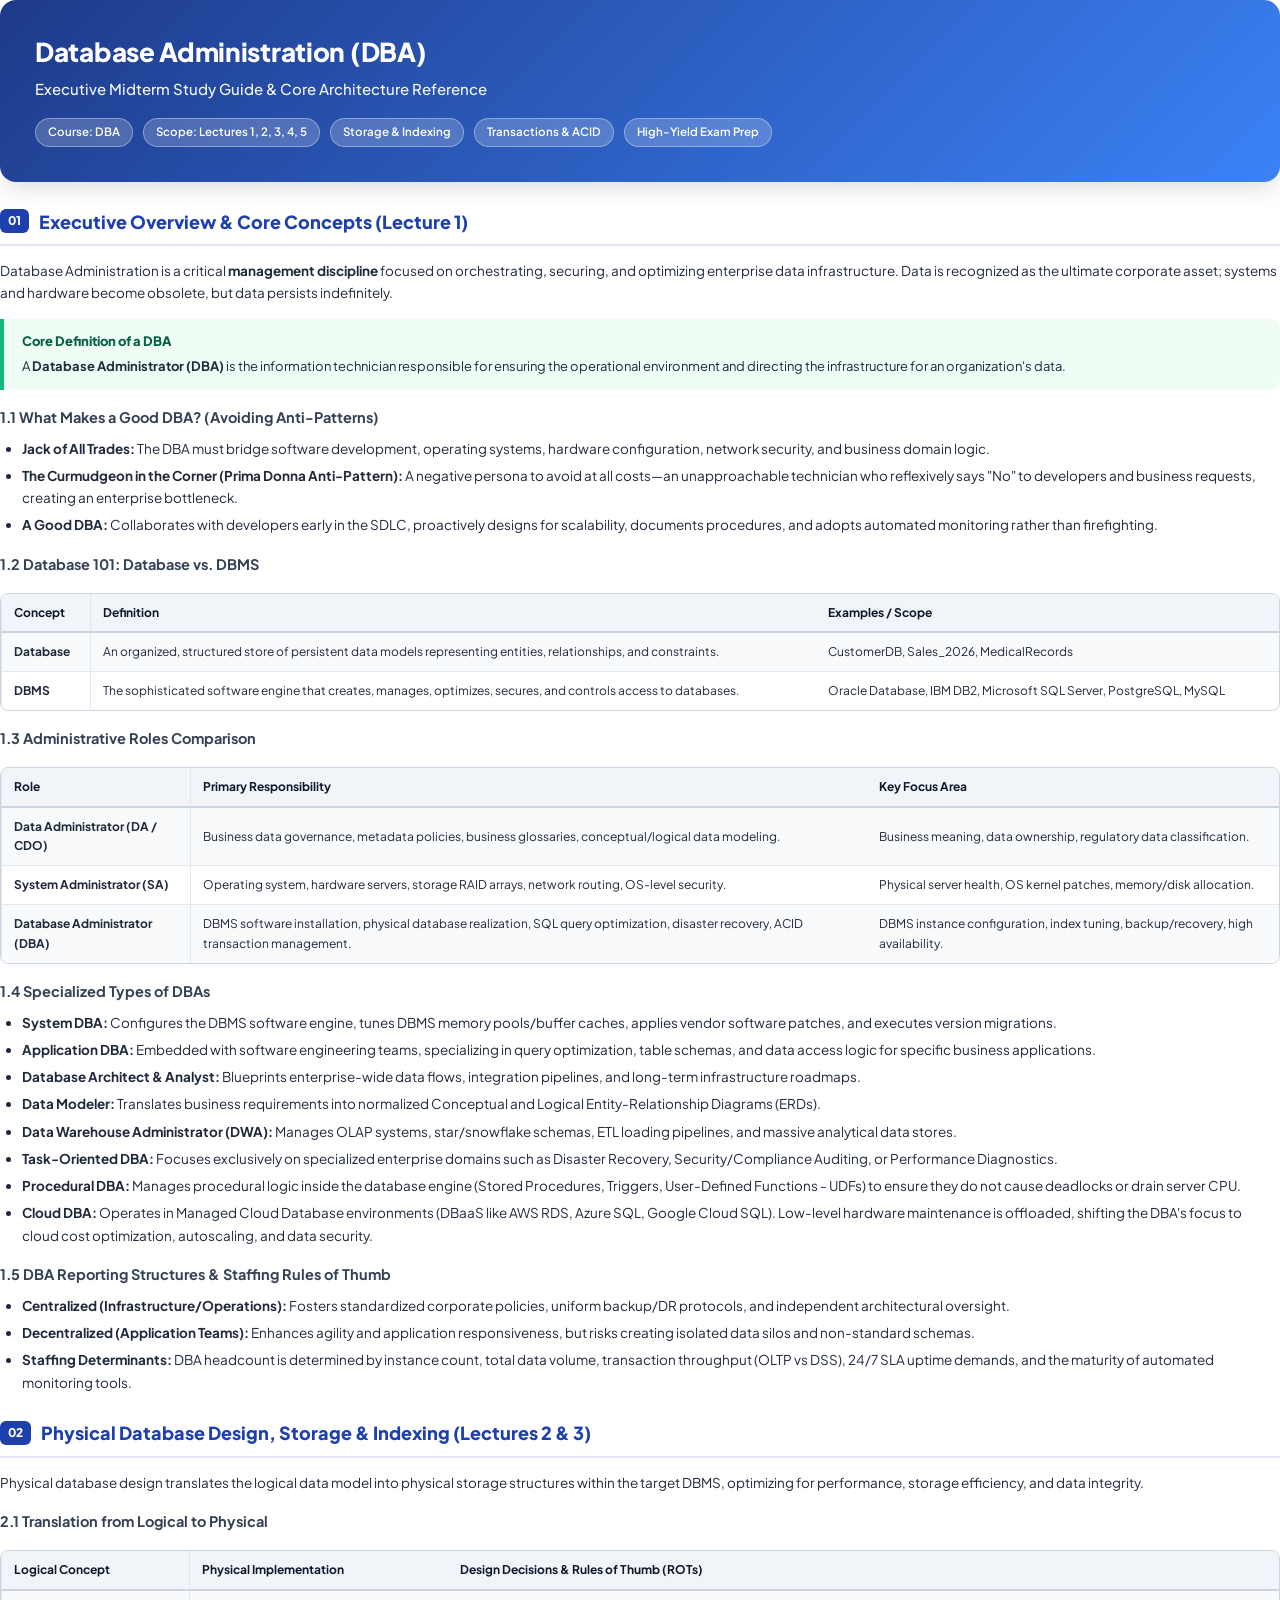
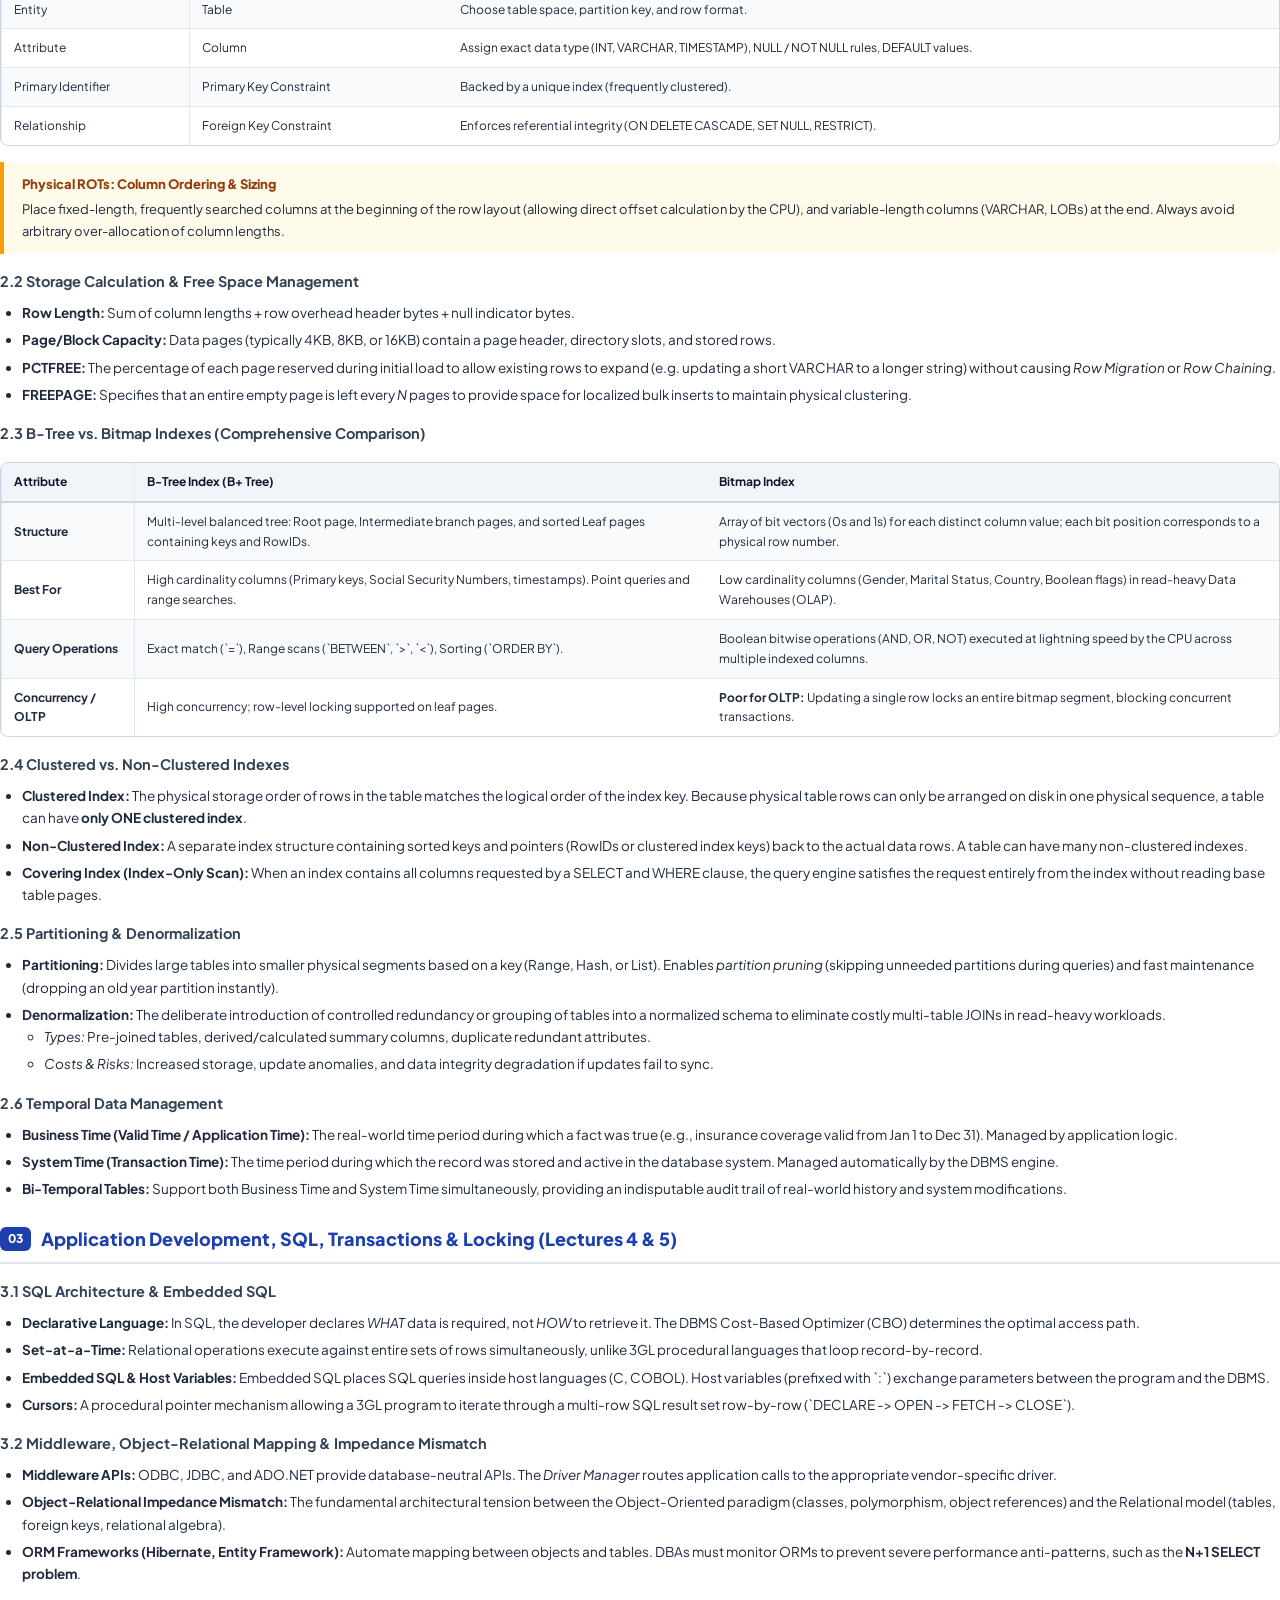
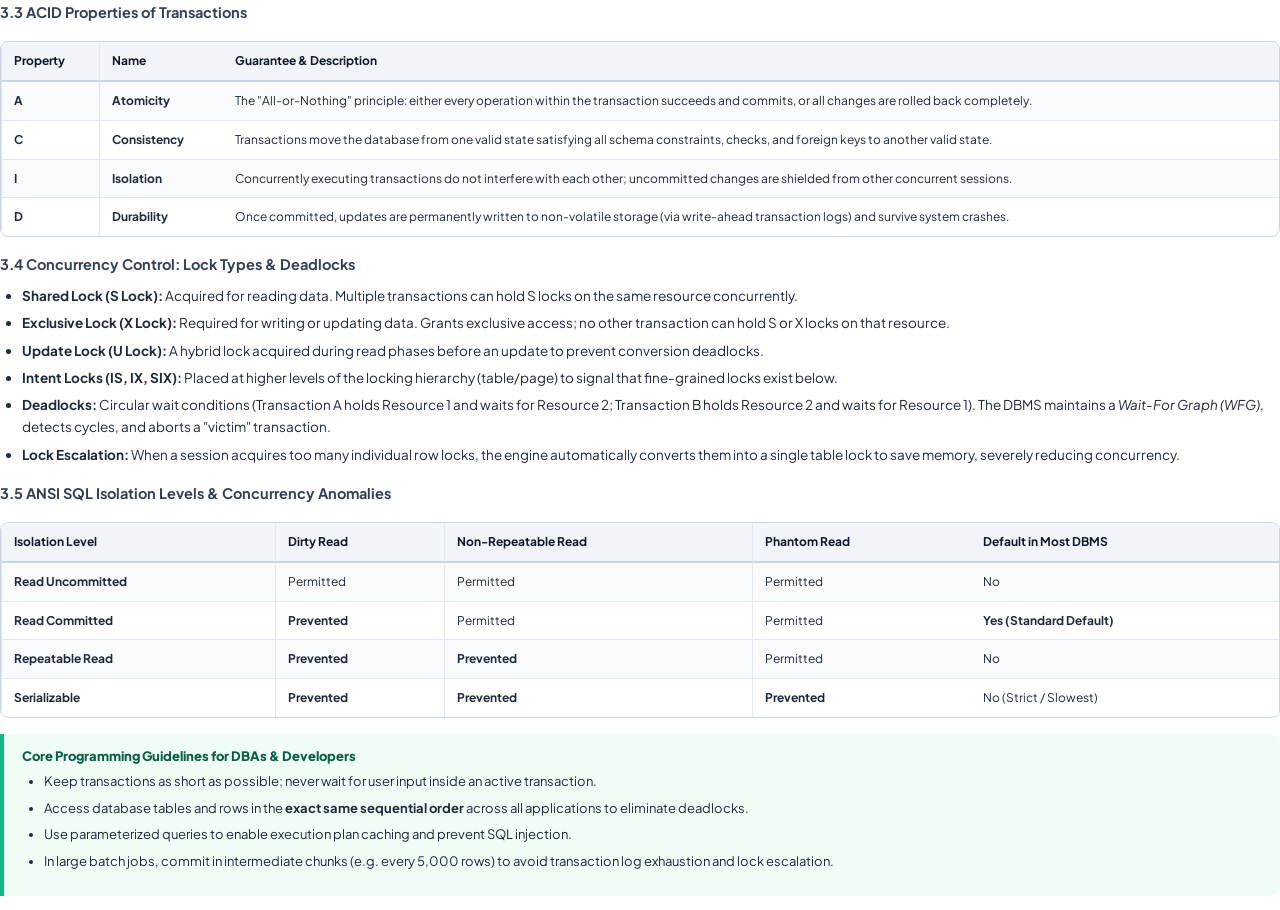
<file: summaries/DBA_Summary_EN.html>
<!DOCTYPE html>
<html lang="en">
<head>
<meta charset="utf-8">
<title>Database Administration (DBA) - Comprehensive Midterm Summary</title>
<style>
@import url('https://fonts.googleapis.com/css2?family=Cairo:wght@400;600;700;800;900&family=Plus+Jakarta+Sans:wght@400;500;600;700;800&display=swap');

@page {
    size: A4;
    margin: 14mm 16mm 16mm 16mm;
    @bottom-center {
        content: counter(page);
        font-size: 10px;
        color: #94a3b8;
        font-family: sans-serif;
    }
}

* {
    box-sizing: border-box;
    -webkit-print-color-adjust: exact;
    print-color-adjust: exact;
}

body {
    font-family: 'Plus Jakarta Sans', 'Inter', -apple-system, sans-serif;
    direction: ltr;
    text-align: left;
    color: #1e293b;
    background: #ffffff;
    line-height: 1.65;
    font-size: 13.5px;
    margin: 0;
    padding: 0;
}

.hero-banner {
    background: linear-gradient(135deg, #1e3a8a 0%, #3b82f6 100%);
    color: #ffffff;
    padding: 35px 35px;
    border-radius: 16px;
    margin-bottom: 25px;
    box-shadow: 0 10px 25px -5px rgba(0, 0, 0, 0.15);
    position: relative;
    overflow: hidden;
}

.hero-banner h1 {
    font-size: 26px;
    font-weight: 900;
    margin: 0 0 8px 0;
    letter-spacing: -0.3px;
    line-height: 1.3;
}

.hero-banner .subtitle {
    font-size: 15px;
    opacity: 0.95;
    font-weight: 500;
    margin: 0 0 16px 0;
}

.hero-badges {
    display: flex;
    gap: 10px;
    flex-wrap: wrap;
}

.hero-badge {
    background: rgba(255, 255, 255, 0.2);
    border: 1px solid rgba(255, 255, 255, 0.35);
    padding: 4px 12px;
    border-radius: 20px;
    font-size: 11.5px;
    font-weight: 600;
    backdrop-filter: blur(4px);
}

.section-block {
    margin-bottom: 28px;
    page-break-inside: avoid;
}

h2 {
    font-size: 18px;
    font-weight: 800;
    color: #1e40af;
    border-bottom: 2.5px solid #1e40af22;
    padding-bottom: 8px;
    margin-top: 24px;
    margin-bottom: 14px;
    display: flex;
    align-items: center;
    gap: 10px;
}

.sec-pill {
    background: #1e40af;
    color: #ffffff;
    font-size: 12px;
    font-weight: 800;
    padding: 2px 8px;
    border-radius: 6px;
    display: inline-block;
}

h3 {
    font-size: 14.5px;
    font-weight: 700;
    color: #334155;
    margin-top: 16px;
    margin-bottom: 8px;
}

p {
    margin: 0 0 10px 0;
}

ul, ol {
    margin: 0 0 12px 0;
    padding-left: 22px;
}

li {
    margin-bottom: 5px;
}

.card {
    background: #ffffff;
    border: 1px solid #e2e8f0;
    border-radius: 12px;
    padding: 16px 20px;
    margin: 14px 0;
    box-shadow: 0 2px 8px rgba(0, 0, 0, 0.03);
}

.callout {
    background: #f8fafc;
    border-left: 4px solid #1e40af;
    border-right: none;
    padding: 12px 18px;
    border-radius: 0 10px 10px 0;
    margin: 14px 0;
    font-size: 13px;
}

.callout.tip {
    border-color: #10b981;
    background: #f0fdf4;
}

.callout.warning {
    border-color: #f59e0b;
    background: #fffbeb;
}

.callout.trap {
    border-color: #ef4444;
    background: #fef2f2;
}

.callout-title {
    font-weight: 800;
    margin-bottom: 4px;
    display: flex;
    align-items: center;
    gap: 6px;
}

.callout.tip .callout-title { color: #065f46; }
.callout.warning .callout-title { color: #92400e; }
.callout.trap .callout-title { color: #991b1b; }
.callout:not(.tip):not(.warning):not(.trap) .callout-title { color: #1e40af; }

table {
    width: 100%;
    border-collapse: separate;
    border-spacing: 0;
    margin: 16px 0;
    font-size: 12px;
    border: 1px solid #cbd5e1;
    border-radius: 8px;
    overflow: hidden;
}

th, td {
    padding: 9px 12px;
    text-align: left;
    border-bottom: 1px solid #e2e8f0;
    border-left: 1px solid #e2e8f0;
}

th:last-child, td:last-child {
    border-left: none;
}

tr:last-child td {
    border-bottom: none;
}

th {
    background: #f1f5f9;
    font-weight: 700;
    color: #0f172a;
    border-bottom: 2px solid #cbd5e1;
}

tr:nth-child(even) {
    background-color: #f8fafc;
}

.badge {
    display: inline-block;
    padding: 2px 7px;
    font-size: 11px;
    font-weight: 700;
    border-radius: 4px;
    background: #e2e8f0;
    color: #334155;
}

.badge-green { background: #d1fae5; color: #065f46; }
.badge-blue { background: #dbeafe; color: #1e40af; }
.badge-amber { background: #fef3c7; color: #92400e; }
.badge-purple { background: #ede9fe; color: #5b21b6; }

.code-box {
    background: #0f172a;
    color: #f8fafc;
    padding: 12px 16px;
    border-radius: 8px;
    font-family: 'Consolas', monospace;
    font-size: 12px;
    direction: ltr;
    text-align: left;
    margin: 12px 0;
    overflow-x: auto;
    border: 1px solid #334155;
}

.page-break {
    page-break-after: always;
}
</style>
</head>
<body>

<div class="hero-banner">
    <h1>Database Administration (DBA)</h1>
    <div class="subtitle">Executive Midterm Study Guide & Core Architecture Reference</div>
    <div class="hero-badges">
        <span class="hero-badge">Course: DBA</span><span class="hero-badge">Scope: Lectures 1, 2, 3, 4, 5</span><span class="hero-badge">Storage & Indexing</span><span class="hero-badge">Transactions & ACID</span><span class="hero-badge">High-Yield Exam Prep</span>
    </div>
</div>

<div class="section">
    <h2><span class="sec-pill">01</span> Executive Overview & Core Concepts (Lecture 1)</h2>
    <p>Database Administration is a critical <strong>management discipline</strong> focused on orchestrating, securing, and optimizing enterprise data infrastructure. Data is recognized as the ultimate corporate asset; systems and hardware become obsolete, but data persists indefinitely.</p>
    
    <div class="callout tip">
        <div class="callout-title">Core Definition of a DBA</div>
        A <strong>Database Administrator (DBA)</strong> is the information technician responsible for ensuring the operational environment and directing the infrastructure for an organization's data.
    </div>

    <h3>1.1 What Makes a Good DBA? (Avoiding Anti-Patterns)</h3>
    <ul>
        <li><strong>Jack of All Trades:</strong> The DBA must bridge software development, operating systems, hardware configuration, network security, and business domain logic.</li>
        <li><strong>The Curmudgeon in the Corner (Prima Donna Anti-Pattern):</strong> A negative persona to avoid at all costs—an unapproachable technician who reflexively says "No" to developers and business requests, creating an enterprise bottleneck.</li>
        <li><strong>A Good DBA:</strong> Collaborates with developers early in the SDLC, proactively designs for scalability, documents procedures, and adopts automated monitoring rather than firefighting.</li>
    </ul>

    <h3>1.2 Database 101: Database vs. DBMS</h3>
    <table>
        <tr>
            <th>Concept</th>
            <th>Definition</th>
            <th>Examples / Scope</th>
        </tr>
        <tr>
            <td><strong>Database</strong></td>
            <td>An organized, structured store of persistent data models representing entities, relationships, and constraints.</td>
            <td>CustomerDB, Sales_2026, MedicalRecords</td>
        </tr>
        <tr>
            <td><strong>DBMS</strong></td>
            <td>The sophisticated software engine that creates, manages, optimizes, secures, and controls access to databases.</td>
            <td>Oracle Database, IBM DB2, Microsoft SQL Server, PostgreSQL, MySQL</td>
        </tr>
    </table>

    <h3>1.3 Administrative Roles Comparison</h3>
    <table>
        <tr>
            <th>Role</th>
            <th>Primary Responsibility</th>
            <th>Key Focus Area</th>
        </tr>
        <tr>
            <td><strong>Data Administrator (DA / CDO)</strong></td>
            <td>Business data governance, metadata policies, business glossaries, conceptual/logical data modeling.</td>
            <td>Business meaning, data ownership, regulatory data classification.</td>
        </tr>
        <tr>
            <td><strong>System Administrator (SA)</strong></td>
            <td>Operating system, hardware servers, storage RAID arrays, network routing, OS-level security.</td>
            <td>Physical server health, OS kernel patches, memory/disk allocation.</td>
        </tr>
        <tr>
            <td><strong>Database Administrator (DBA)</strong></td>
            <td>DBMS software installation, physical database realization, SQL query optimization, disaster recovery, ACID transaction management.</td>
            <td>DBMS instance configuration, index tuning, backup/recovery, high availability.</td>
        </tr>
    </table>

    <h3>1.4 Specialized Types of DBAs</h3>
    <ul>
        <li><strong>System DBA:</strong> Configures the DBMS software engine, tunes DBMS memory pools/buffer caches, applies vendor software patches, and executes version migrations.</li>
        <li><strong>Application DBA:</strong> Embedded with software engineering teams, specializing in query optimization, table schemas, and data access logic for specific business applications.</li>
        <li><strong>Database Architect & Analyst:</strong> Blueprints enterprise-wide data flows, integration pipelines, and long-term infrastructure roadmaps.</li>
        <li><strong>Data Modeler:</strong> Translates business requirements into normalized Conceptual and Logical Entity-Relationship Diagrams (ERDs).</li>
        <li><strong>Data Warehouse Administrator (DWA):</strong> Manages OLAP systems, star/snowflake schemas, ETL loading pipelines, and massive analytical data stores.</li>
        <li><strong>Task-Oriented DBA:</strong> Focuses exclusively on specialized enterprise domains such as Disaster Recovery, Security/Compliance Auditing, or Performance Diagnostics.</li>
        <li><strong>Procedural DBA:</strong> Manages procedural logic inside the database engine (Stored Procedures, Triggers, User-Defined Functions - UDFs) to ensure they do not cause deadlocks or drain server CPU.</li>
        <li><strong>Cloud DBA:</strong> Operates in Managed Cloud Database environments (DBaaS like AWS RDS, Azure SQL, Google Cloud SQL). Low-level hardware maintenance is offloaded, shifting the DBA's focus to cloud cost optimization, autoscaling, and data security.</li>
    </ul>

    <h3>1.5 DBA Reporting Structures & Staffing Rules of Thumb</h3>
    <ul>
        <li><strong>Centralized (Infrastructure/Operations):</strong> Fosters standardized corporate policies, uniform backup/DR protocols, and independent architectural oversight.</li>
        <li><strong>Decentralized (Application Teams):</strong> Enhances agility and application responsiveness, but risks creating isolated data silos and non-standard schemas.</li>
        <li><strong>Staffing Determinants:</strong> DBA headcount is determined by instance count, total data volume, transaction throughput (OLTP vs DSS), 24/7 SLA uptime demands, and the maturity of automated monitoring tools.</li>
    </ul>
</div>

<div class="page-break"></div>

<div class="section">
    <h2><span class="sec-pill">02</span> Physical Database Design, Storage & Indexing (Lectures 2 & 3)</h2>
    <p>Physical database design translates the logical data model into physical storage structures within the target DBMS, optimizing for performance, storage efficiency, and data integrity.</p>

    <h3>2.1 Translation from Logical to Physical</h3>
    <table>
        <tr>
            <th>Logical Concept</th>
            <th>Physical Implementation</th>
            <th>Design Decisions & Rules of Thumb (ROTs)</th>
        </tr>
        <tr>
            <td>Entity</td>
            <td>Table</td>
            <td>Choose table space, partition key, and row format.</td>
        </tr>
        <tr>
            <td>Attribute</td>
            <td>Column</td>
            <td>Assign exact data type (INT, VARCHAR, TIMESTAMP), NULL / NOT NULL rules, DEFAULT values.</td>
        </tr>
        <tr>
            <td>Primary Identifier</td>
            <td>Primary Key Constraint</td>
            <td>Backed by a unique index (frequently clustered).</td>
        </tr>
        <tr>
            <td>Relationship</td>
            <td>Foreign Key Constraint</td>
            <td>Enforces referential integrity (ON DELETE CASCADE, SET NULL, RESTRICT).</td>
        </tr>
    </table>

    <div class="callout warning">
        <div class="callout-title">Physical ROTs: Column Ordering & Sizing</div>
        Place fixed-length, frequently searched columns at the beginning of the row layout (allowing direct offset calculation by the CPU), and variable-length columns (VARCHAR, LOBs) at the end. Always avoid arbitrary over-allocation of column lengths.
    </div>

    <h3>2.2 Storage Calculation & Free Space Management</h3>
    <ul>
        <li><strong>Row Length:</strong> Sum of column lengths + row overhead header bytes + null indicator bytes.</li>
        <li><strong>Page/Block Capacity:</strong> Data pages (typically 4KB, 8KB, or 16KB) contain a page header, directory slots, and stored rows.</li>
        <li><strong>PCTFREE:</strong> The percentage of each page reserved during initial load to allow existing rows to expand (e.g. updating a short VARCHAR to a longer string) without causing <em>Row Migration</em> or <em>Row Chaining</em>.</li>
        <li><strong>FREEPAGE:</strong> Specifies that an entire empty page is left every <em>N</em> pages to provide space for localized bulk inserts to maintain physical clustering.</li>
    </ul>

    <h3>2.3 B-Tree vs. Bitmap Indexes (Comprehensive Comparison)</h3>
    <table>
        <tr>
            <th>Attribute</th>
            <th>B-Tree Index (B+ Tree)</th>
            <th>Bitmap Index</th>
        </tr>
        <tr>
            <td><strong>Structure</strong></td>
            <td>Multi-level balanced tree: Root page, Intermediate branch pages, and sorted Leaf pages containing keys and RowIDs.</td>
            <td>Array of bit vectors (0s and 1s) for each distinct column value; each bit position corresponds to a physical row number.</td>
        </tr>
        <tr>
            <td><strong>Best For</strong></td>
            <td>High cardinality columns (Primary keys, Social Security Numbers, timestamps). Point queries and range searches.</td>
            <td>Low cardinality columns (Gender, Marital Status, Country, Boolean flags) in read-heavy Data Warehouses (OLAP).</td>
        </tr>
        <tr>
            <td><strong>Query Operations</strong></td>
            <td>Exact match (`=`), Range scans (`BETWEEN`, `>`, `<`), Sorting (`ORDER BY`).</td>
            <td>Boolean bitwise operations (AND, OR, NOT) executed at lightning speed by the CPU across multiple indexed columns.</td>
        </tr>
        <tr>
            <td><strong>Concurrency / OLTP</strong></td>
            <td>High concurrency; row-level locking supported on leaf pages.</td>
            <td><strong>Poor for OLTP:</strong> Updating a single row locks an entire bitmap segment, blocking concurrent transactions.</td>
        </tr>
    </table>

    <h3>2.4 Clustered vs. Non-Clustered Indexes</h3>
    <ul>
        <li><strong>Clustered Index:</strong> The physical storage order of rows in the table matches the logical order of the index key. Because physical table rows can only be arranged on disk in one physical sequence, a table can have <strong>only ONE clustered index</strong>.</li>
        <li><strong>Non-Clustered Index:</strong> A separate index structure containing sorted keys and pointers (RowIDs or clustered index keys) back to the actual data rows. A table can have many non-clustered indexes.</li>
        <li><strong>Covering Index (Index-Only Scan):</strong> When an index contains all columns requested by a SELECT and WHERE clause, the query engine satisfies the request entirely from the index without reading base table pages.</li>
    </ul>

    <h3>2.5 Partitioning & Denormalization</h3>
    <ul>
        <li><strong>Partitioning:</strong> Divides large tables into smaller physical segments based on a key (Range, Hash, or List). Enables <em>partition pruning</em> (skipping unneeded partitions during queries) and fast maintenance (dropping an old year partition instantly).</li>
        <li><strong>Denormalization:</strong> The deliberate introduction of controlled redundancy or grouping of tables into a normalized schema to eliminate costly multi-table JOINs in read-heavy workloads.
            <ul>
                <li><em>Types:</em> Pre-joined tables, derived/calculated summary columns, duplicate redundant attributes.</li>
                <li><em>Costs & Risks:</em> Increased storage, update anomalies, and data integrity degradation if updates fail to sync.</li>
            </ul>
        </li>
    </ul>

    <h3>2.6 Temporal Data Management</h3>
    <ul>
        <li><strong>Business Time (Valid Time / Application Time):</strong> The real-world time period during which a fact was true (e.g., insurance coverage valid from Jan 1 to Dec 31). Managed by application logic.</li>
        <li><strong>System Time (Transaction Time):</strong> The time period during which the record was stored and active in the database system. Managed automatically by the DBMS engine.</li>
        <li><strong>Bi-Temporal Tables:</strong> Support both Business Time and System Time simultaneously, providing an indisputable audit trail of real-world history and system modifications.</li>
    </ul>
</div>

<div class="page-break"></div>

<div class="section">
    <h2><span class="sec-pill">03</span> Application Development, SQL, Transactions & Locking (Lectures 4 & 5)</h2>

    <h3>3.1 SQL Architecture & Embedded SQL</h3>
    <ul>
        <li><strong>Declarative Language:</strong> In SQL, the developer declares <em>WHAT</em> data is required, not <em>HOW</em> to retrieve it. The DBMS Cost-Based Optimizer (CBO) determines the optimal access path.</li>
        <li><strong>Set-at-a-Time:</strong> Relational operations execute against entire sets of rows simultaneously, unlike 3GL procedural languages that loop record-by-record.</li>
        <li><strong>Embedded SQL & Host Variables:</strong> Embedded SQL places SQL queries inside host languages (C, COBOL). Host variables (prefixed with `:`) exchange parameters between the program and the DBMS.</li>
        <li><strong>Cursors:</strong> A procedural pointer mechanism allowing a 3GL program to iterate through a multi-row SQL result set row-by-row (`DECLARE -> OPEN -> FETCH -> CLOSE`).</li>
    </ul>

    <h3>3.2 Middleware, Object-Relational Mapping & Impedance Mismatch</h3>
    <ul>
        <li><strong>Middleware APIs:</strong> ODBC, JDBC, and ADO.NET provide database-neutral APIs. The <em>Driver Manager</em> routes application calls to the appropriate vendor-specific driver.</li>
        <li><strong>Object-Relational Impedance Mismatch:</strong> The fundamental architectural tension between the Object-Oriented paradigm (classes, polymorphism, object references) and the Relational model (tables, foreign keys, relational algebra).</li>
        <li><strong>ORM Frameworks (Hibernate, Entity Framework):</strong> Automate mapping between objects and tables. DBAs must monitor ORMs to prevent severe performance anti-patterns, such as the <strong>N+1 SELECT problem</strong>.</li>
    </ul>

    <h3>3.3 ACID Properties of Transactions</h3>
    <table>
        <tr>
            <th>Property</th>
            <th>Name</th>
            <th>Guarantee & Description</th>
        </tr>
        <tr>
            <td><strong>A</strong></td>
            <td><strong>Atomicity</strong></td>
            <td>The "All-or-Nothing" principle: either every operation within the transaction succeeds and commits, or all changes are rolled back completely.</td>
        </tr>
        <tr>
            <td><strong>C</strong></td>
            <td><strong>Consistency</strong></td>
            <td>Transactions move the database from one valid state satisfying all schema constraints, checks, and foreign keys to another valid state.</td>
        </tr>
        <tr>
            <td><strong>I</strong></td>
            <td><strong>Isolation</strong></td>
            <td>Concurrently executing transactions do not interfere with each other; uncommitted changes are shielded from other concurrent sessions.</td>
        </tr>
        <tr>
            <td><strong>D</strong></td>
            <td><strong>Durability</strong></td>
            <td>Once committed, updates are permanently written to non-volatile storage (via write-ahead transaction logs) and survive system crashes.</td>
        </tr>
    </table>

    <h3>3.4 Concurrency Control: Lock Types & Deadlocks</h3>
    <ul>
        <li><strong>Shared Lock (S Lock):</strong> Acquired for reading data. Multiple transactions can hold S locks on the same resource concurrently.</li>
        <li><strong>Exclusive Lock (X Lock):</strong> Required for writing or updating data. Grants exclusive access; no other transaction can hold S or X locks on that resource.</li>
        <li><strong>Update Lock (U Lock):</strong> A hybrid lock acquired during read phases before an update to prevent conversion deadlocks.</li>
        <li><strong>Intent Locks (IS, IX, SIX):</strong> Placed at higher levels of the locking hierarchy (table/page) to signal that fine-grained locks exist below.</li>
        <li><strong>Deadlocks:</strong> Circular wait conditions (Transaction A holds Resource 1 and waits for Resource 2; Transaction B holds Resource 2 and waits for Resource 1). The DBMS maintains a <em>Wait-For Graph (WFG)</em>, detects cycles, and aborts a "victim" transaction.</li>
        <li><strong>Lock Escalation:</strong> When a session acquires too many individual row locks, the engine automatically converts them into a single table lock to save memory, severely reducing concurrency.</li>
    </ul>

    <h3>3.5 ANSI SQL Isolation Levels & Concurrency Anomalies</h3>
    <table>
        <tr>
            <th>Isolation Level</th>
            <th>Dirty Read</th>
            <th>Non-Repeatable Read</th>
            <th>Phantom Read</th>
            <th>Default in Most DBMS</th>
        </tr>
        <tr>
            <td><strong>Read Uncommitted</strong></td>
            <td>Permitted</td>
            <td>Permitted</td>
            <td>Permitted</td>
            <td>No</td>
        </tr>
        <tr>
            <td><strong>Read Committed</strong></td>
            <td><strong>Prevented</strong></td>
            <td>Permitted</td>
            <td>Permitted</td>
            <td><strong>Yes (Standard Default)</strong></td>
        </tr>
        <tr>
            <td><strong>Repeatable Read</strong></td>
            <td><strong>Prevented</strong></td>
            <td><strong>Prevented</strong></td>
            <td>Permitted</td>
            <td>No</td>
        </tr>
        <tr>
            <td><strong>Serializable</strong></td>
            <td><strong>Prevented</strong></td>
            <td><strong>Prevented</strong></td>
            <td><strong>Prevented</strong></td>
            <td>No (Strict / Slowest)</td>
        </tr>
    </table>

    <div class="callout tip">
        <div class="callout-title">Core Programming Guidelines for DBAs & Developers</div>
        <ul>
            <li>Keep transactions as short as possible; never wait for user input inside an active transaction.</li>
            <li>Access database tables and rows in the <strong>exact same sequential order</strong> across all applications to eliminate deadlocks.</li>
            <li>Use parameterized queries to enable execution plan caching and prevent SQL injection.</li>
            <li>In large batch jobs, commit in intermediate chunks (e.g. every 5,000 rows) to avoid transaction log exhaustion and lock escalation.</li>
        </ul>
    </div>
</div>

</body>
</html>
</file>
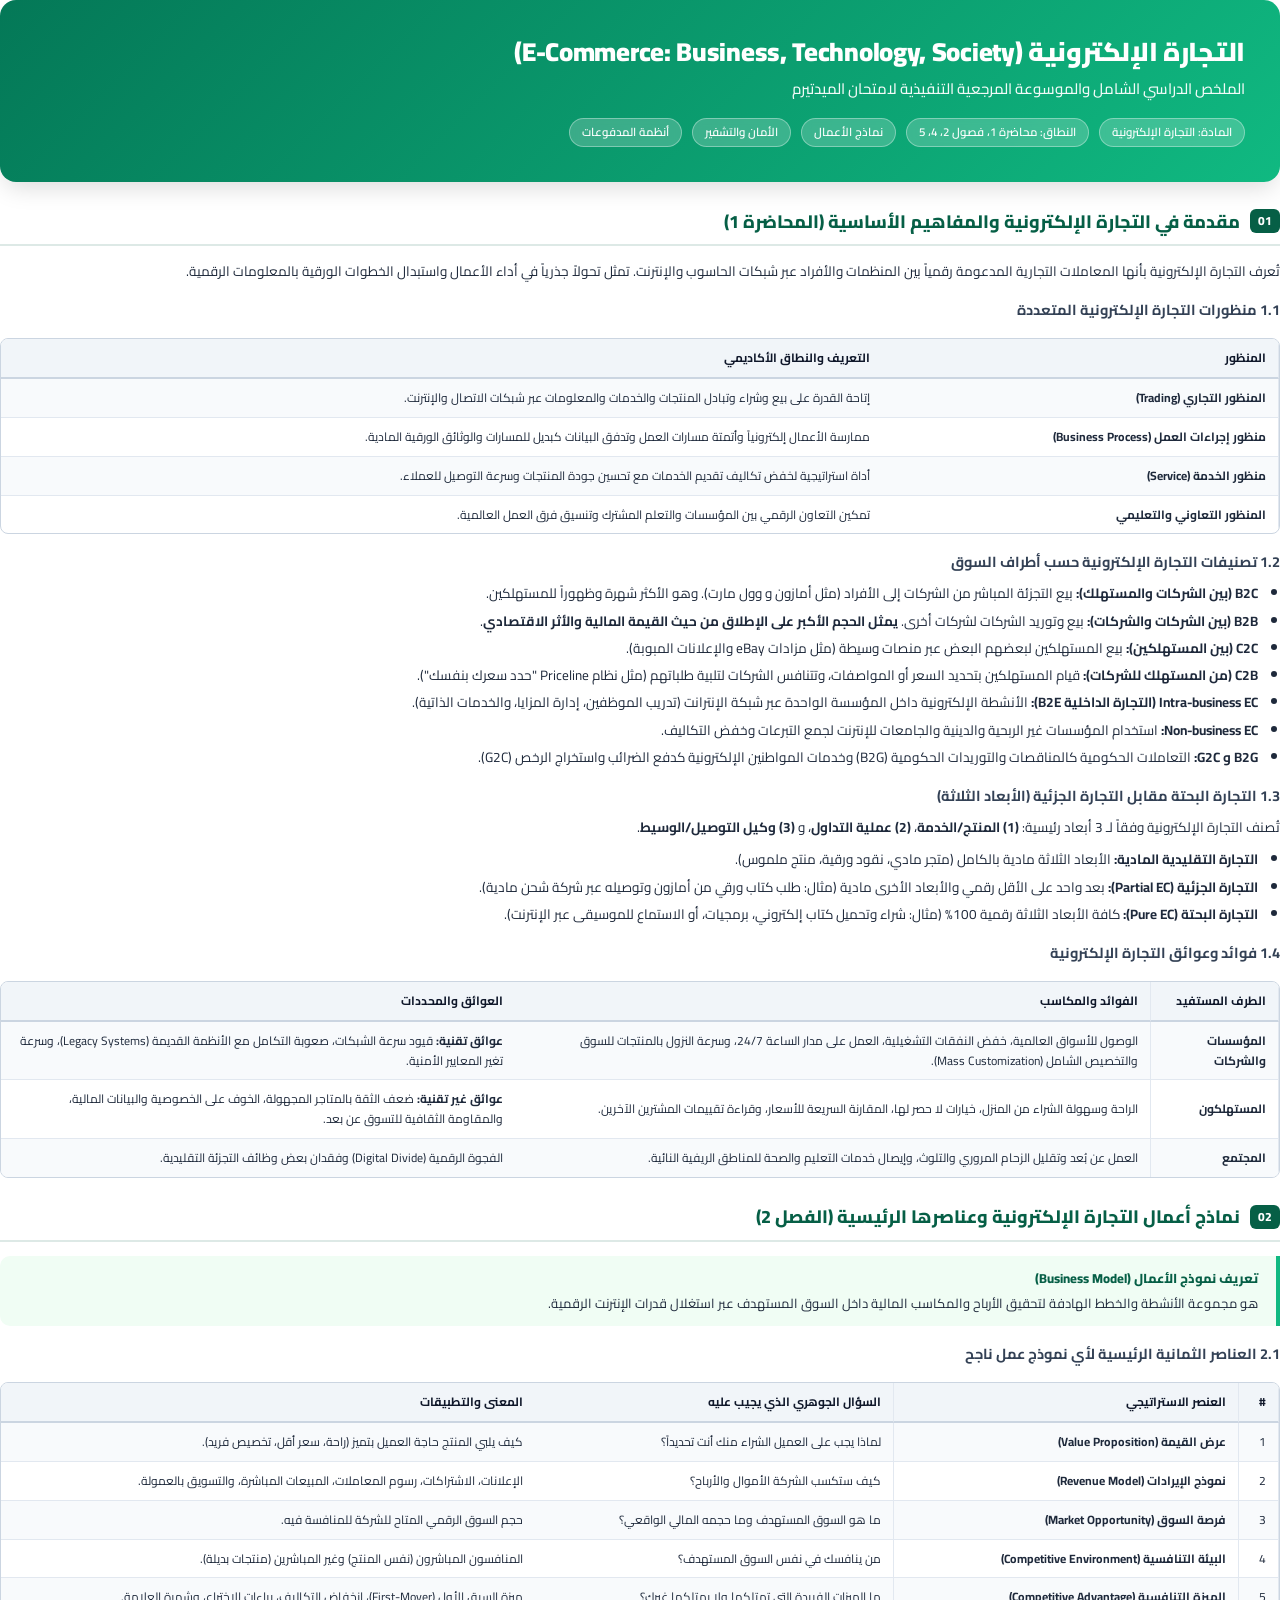
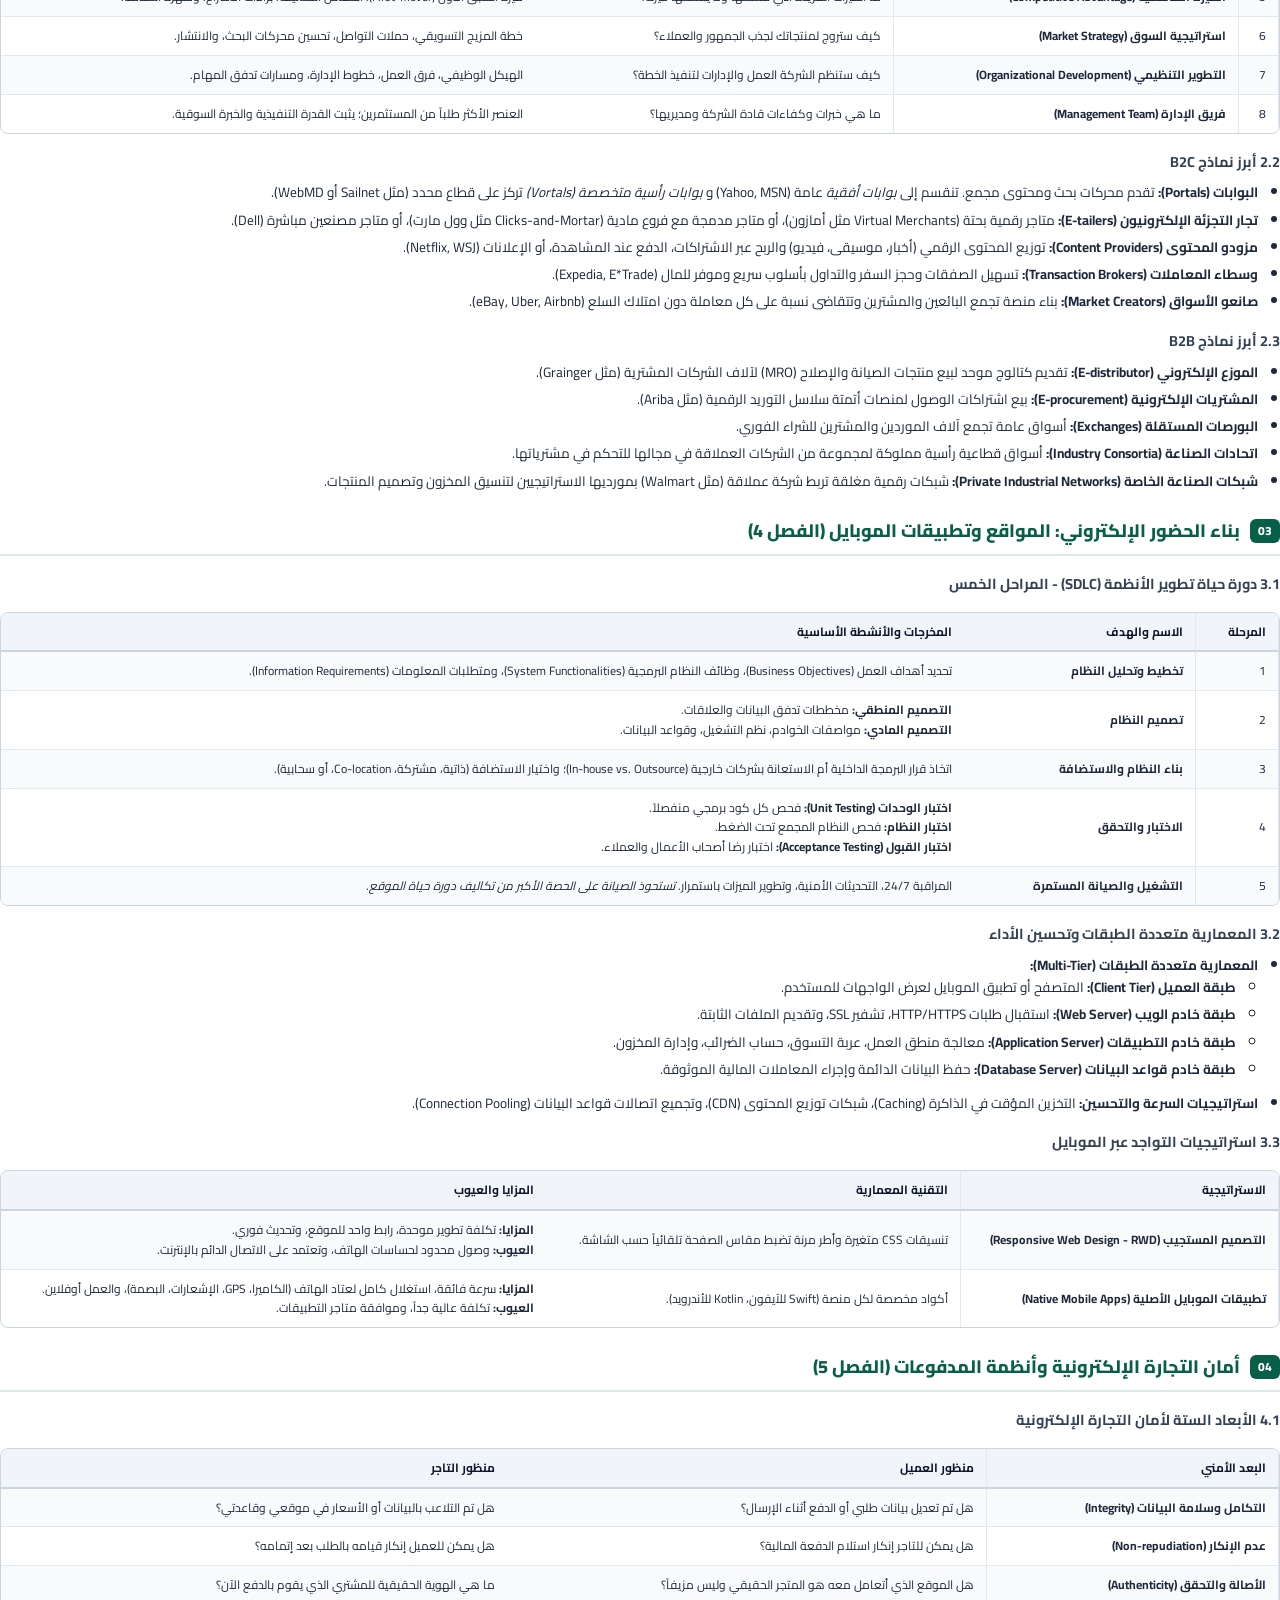
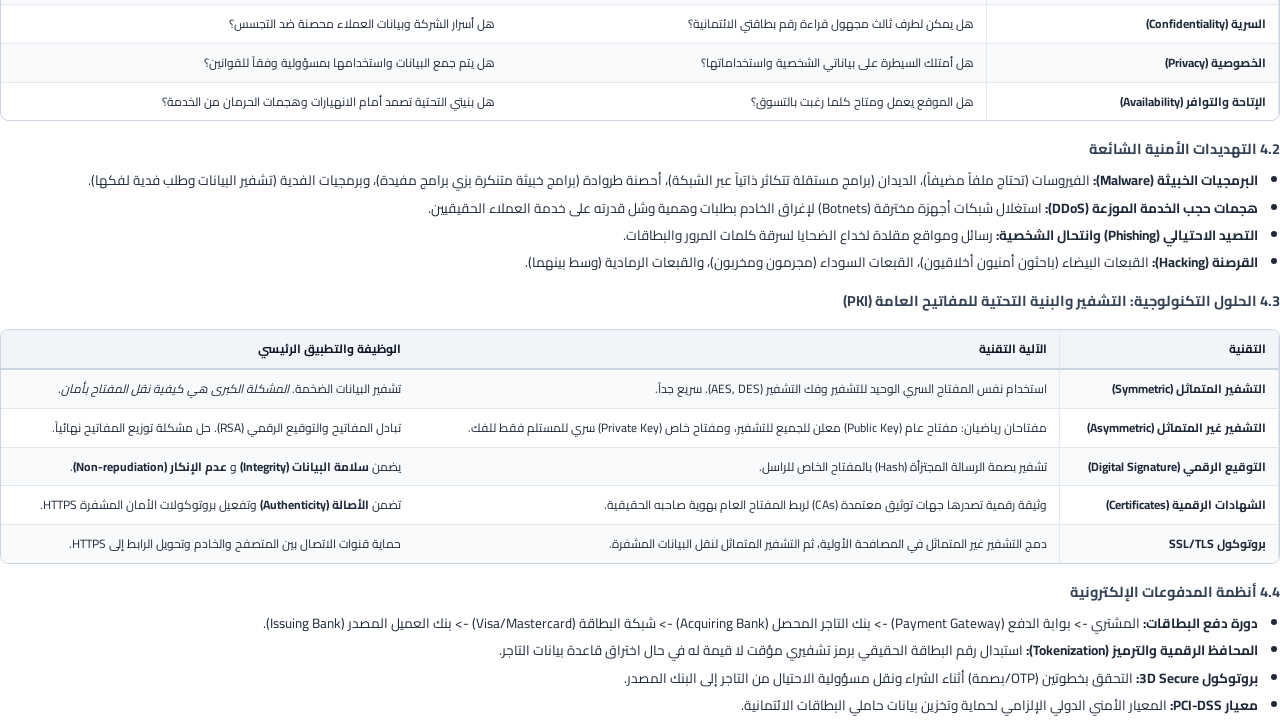
<file: summaries/ECommerce_Summary_AR.html>
<!DOCTYPE html>
<html lang="ar" dir="rtl">
<head>
<meta charset="utf-8">
<title>التجارة الإلكترونية (E-Commerce) - ملخص الميدتيرم الشامل</title>
<style>
@import url('https://fonts.googleapis.com/css2?family=Cairo:wght@400;600;700;800;900&family=Plus+Jakarta+Sans:wght@400;500;600;700;800&display=swap');

@page {
    size: A4;
    margin: 14mm 16mm 16mm 16mm;
    @bottom-center {
        content: counter(page);
        font-size: 10px;
        color: #94a3b8;
        font-family: sans-serif;
    }
}

* {
    box-sizing: border-box;
    -webkit-print-color-adjust: exact;
    print-color-adjust: exact;
}

body {
    font-family: 'Cairo', 'Segoe UI', Tahoma, sans-serif;
    direction: rtl;
    text-align: right;
    color: #1e293b;
    background: #ffffff;
    line-height: 1.65;
    font-size: 13.5px;
    margin: 0;
    padding: 0;
}

.hero-banner {
    background: linear-gradient(135deg, #047857 0%, #10b981 100%);
    color: #ffffff;
    padding: 35px 35px;
    border-radius: 16px;
    margin-bottom: 25px;
    box-shadow: 0 10px 25px -5px rgba(0, 0, 0, 0.15);
    position: relative;
    overflow: hidden;
}

.hero-banner h1 {
    font-size: 26px;
    font-weight: 900;
    margin: 0 0 8px 0;
    letter-spacing: -0.3px;
    line-height: 1.3;
}

.hero-banner .subtitle {
    font-size: 15px;
    opacity: 0.95;
    font-weight: 500;
    margin: 0 0 16px 0;
}

.hero-badges {
    display: flex;
    gap: 10px;
    flex-wrap: wrap;
}

.hero-badge {
    background: rgba(255, 255, 255, 0.2);
    border: 1px solid rgba(255, 255, 255, 0.35);
    padding: 4px 12px;
    border-radius: 20px;
    font-size: 11.5px;
    font-weight: 600;
    backdrop-filter: blur(4px);
}

.section-block {
    margin-bottom: 28px;
    page-break-inside: avoid;
}

h2 {
    font-size: 18px;
    font-weight: 800;
    color: #065f46;
    border-bottom: 2.5px solid #065f4622;
    padding-bottom: 8px;
    margin-top: 24px;
    margin-bottom: 14px;
    display: flex;
    align-items: center;
    gap: 10px;
}

.sec-pill {
    background: #065f46;
    color: #ffffff;
    font-size: 12px;
    font-weight: 800;
    padding: 2px 8px;
    border-radius: 6px;
    display: inline-block;
}

h3 {
    font-size: 14.5px;
    font-weight: 700;
    color: #334155;
    margin-top: 16px;
    margin-bottom: 8px;
}

p {
    margin: 0 0 10px 0;
}

ul, ol {
    margin: 0 0 12px 0;
    padding-right: 22px;
}

li {
    margin-bottom: 5px;
}

.card {
    background: #ffffff;
    border: 1px solid #e2e8f0;
    border-radius: 12px;
    padding: 16px 20px;
    margin: 14px 0;
    box-shadow: 0 2px 8px rgba(0, 0, 0, 0.03);
}

.callout {
    background: #f8fafc;
    border-right: 4px solid #065f46;
    border-left: none;
    padding: 12px 18px;
    border-radius: 10px 0 0 10px;
    margin: 14px 0;
    font-size: 13px;
}

.callout.tip {
    border-color: #10b981;
    background: #f0fdf4;
}

.callout.warning {
    border-color: #f59e0b;
    background: #fffbeb;
}

.callout.trap {
    border-color: #ef4444;
    background: #fef2f2;
}

.callout-title {
    font-weight: 800;
    margin-bottom: 4px;
    display: flex;
    align-items: center;
    gap: 6px;
}

.callout.tip .callout-title { color: #065f46; }
.callout.warning .callout-title { color: #92400e; }
.callout.trap .callout-title { color: #991b1b; }
.callout:not(.tip):not(.warning):not(.trap) .callout-title { color: #065f46; }

table {
    width: 100%;
    border-collapse: separate;
    border-spacing: 0;
    margin: 16px 0;
    font-size: 12px;
    border: 1px solid #cbd5e1;
    border-radius: 8px;
    overflow: hidden;
}

th, td {
    padding: 9px 12px;
    text-align: right;
    border-bottom: 1px solid #e2e8f0;
    border-right: 1px solid #e2e8f0;
}

th:last-child, td:last-child {
    border-right: none;
}

tr:last-child td {
    border-bottom: none;
}

th {
    background: #f1f5f9;
    font-weight: 700;
    color: #0f172a;
    border-bottom: 2px solid #cbd5e1;
}

tr:nth-child(even) {
    background-color: #f8fafc;
}

.badge {
    display: inline-block;
    padding: 2px 7px;
    font-size: 11px;
    font-weight: 700;
    border-radius: 4px;
    background: #e2e8f0;
    color: #334155;
}

.badge-green { background: #d1fae5; color: #065f46; }
.badge-blue { background: #dbeafe; color: #1e40af; }
.badge-amber { background: #fef3c7; color: #92400e; }
.badge-purple { background: #ede9fe; color: #5b21b6; }

.code-box {
    background: #0f172a;
    color: #f8fafc;
    padding: 12px 16px;
    border-radius: 8px;
    font-family: 'Consolas', monospace;
    font-size: 12px;
    direction: ltr;
    text-align: left;
    margin: 12px 0;
    overflow-x: auto;
    border: 1px solid #334155;
}

.page-break {
    page-break-after: always;
}
</style>
</head>
<body class="ar">

<div class="hero-banner">
    <h1>التجارة الإلكترونية (E-Commerce: Business, Technology, Society)</h1>
    <div class="subtitle">الملخص الدراسي الشامل والموسوعة المرجعية التنفيذية لامتحان الميدتيرم</div>
    <div class="hero-badges">
        <span class="hero-badge">المادة: التجارة الإلكترونية</span><span class="hero-badge">النطاق: محاضرة 1، فصول 2، 4، 5</span><span class="hero-badge">نماذج الأعمال</span><span class="hero-badge">الأمان والتشفير</span><span class="hero-badge">أنظمة المدفوعات</span>
    </div>
</div>

<div class="section">
    <h2><span class="sec-pill">01</span> مقدمة في التجارة الإلكترونية والمفاهيم الأساسية (المحاضرة 1)</h2>
    <p>تُعرف التجارة الإلكترونية بأنها المعاملات التجارية المدعومة رقمياً بين المنظمات والأفراد عبر شبكات الحاسوب والإنترنت. تمثل تحولاً جذرياً في أداء الأعمال واستبدال الخطوات الورقية بالمعلومات الرقمية.</p>

    <h3>1.1 منظورات التجارة الإلكترونية المتعددة</h3>
    <table>
        <tr>
            <th>المنظور</th>
            <th>التعريف والنطاق الأكاديمي</th>
        </tr>
        <tr>
            <td><strong>المنظور التجاري (Trading)</strong></td>
            <td>إتاحة القدرة على بيع وشراء وتبادل المنتجات والخدمات والمعلومات عبر شبكات الاتصال والإنترنت.</td>
        </tr>
        <tr>
            <td><strong>منظور إجراءات العمل (Business Process)</strong></td>
            <td>ممارسة الأعمال إلكترونياً وأتمتة مسارات العمل وتدفق البيانات كبديل للمسارات والوثائق الورقية المادية.</td>
        </tr>
        <tr>
            <td><strong>منظور الخدمة (Service)</strong></td>
            <td>أداة استراتيجية لخفض تكاليف تقديم الخدمات مع تحسين جودة المنتجات وسرعة التوصيل للعملاء.</td>
        </tr>
        <tr>
            <td><strong>المنظور التعاوني والتعليمي</strong></td>
            <td>تمكين التعاون الرقمي بين المؤسسات والتعلم المشترك وتنسيق فرق العمل العالمية.</td>
        </tr>
    </table>

    <h3>1.2 تصنيفات التجارة الإلكترونية حسب أطراف السوق</h3>
    <ul>
        <li><strong>B2C (بين الشركات والمستهلك):</strong> بيع التجزئة المباشر من الشركات إلى الأفراد (مثل أمازون و وول مارت). وهو الأكثر شهرة وظهوراً للمستهلكين.</li>
        <li><strong>B2B (بين الشركات والشركات):</strong> بيع وتوريد الشركات لشركات أخرى. <strong>يمثل الحجم الأكبر على الإطلاق من حيث القيمة المالية والأثر الاقتصادي</strong>.</li>
        <li><strong>C2C (بين المستهلكين):</strong> بيع المستهلكين لبعضهم البعض عبر منصات وسيطة (مثل مزادات eBay والإعلانات المبوبة).</li>
        <li><strong>C2B (من المستهلك للشركات):</strong> قيام المستهلكين بتحديد السعر أو المواصفات، وتتنافس الشركات لتلبية طلباتهم (مثل نظام Priceline "حدد سعرك بنفسك").</li>
        <li><strong>Intra-business EC (التجارة الداخلية B2E):</strong> الأنشطة الإلكترونية داخل المؤسسة الواحدة عبر شبكة الإنترانت (تدريب الموظفين، إدارة المزايا، والخدمات الذاتية).</li>
        <li><strong>Non-business EC:</strong> استخدام المؤسسات غير الربحية والدينية والجامعات للإنترنت لجمع التبرعات وخفض التكاليف.</li>
        <li><strong>B2G و G2C:</strong> التعاملات الحكومية كالمناقصات والتوريدات الحكومية (B2G) وخدمات المواطنين الإلكترونية كدفع الضرائب واستخراج الرخص (G2C).</li>
    </ul>

    <h3>1.3 التجارة البحتة مقابل التجارة الجزئية (الأبعاد الثلاثة)</h3>
    <p>تُصنف التجارة الإلكترونية وفقاً لـ 3 أبعاد رئيسية: <strong>(1) المنتج/الخدمة</strong>، <strong>(2) عملية التداول</strong>، و <strong>(3) وكيل التوصيل/الوسيط</strong>.</p>
    <ul>
        <li><strong>التجارة التقليدية المادية:</strong> الأبعاد الثلاثة مادية بالكامل (متجر مادي، نقود ورقية، منتج ملموس).</li>
        <li><strong>التجارة الجزئية (Partial EC):</strong> بعد واحد على الأقل رقمي والأبعاد الأخرى مادية (مثال: طلب كتاب ورقي من أمازون وتوصيله عبر شركة شحن مادية).</li>
        <li><strong>التجارة البحتة (Pure EC):</strong> كافة الأبعاد الثلاثة رقمية 100% (مثال: شراء وتحميل كتاب إلكتروني، برمجيات، أو الاستماع للموسيقى عبر الإنترنت).</li>
    </ul>

    <h3>1.4 فوائد وعوائق التجارة الإلكترونية</h3>
    <table>
        <tr>
            <th>الطرف المستفيد</th>
            <th>الفوائد والمكاسب</th>
            <th>العوائق والمحددات</th>
        </tr>
        <tr>
            <td><strong>المؤسسات والشركات</strong></td>
            <td>الوصول للأسواق العالمية، خفض النفقات التشغيلية، العمل على مدار الساعة 24/7، وسرعة النزول بالمنتجات للسوق والتخصيص الشامل (Mass Customization).</td>
            <td><strong>عوائق تقنية:</strong> قيود سرعة الشبكات، صعوبة التكامل مع الأنظمة القديمة (Legacy Systems)، وسرعة تغير المعايير الأمنية.</td>
        </tr>
        <tr>
            <td><strong>المستهلكون</strong></td>
            <td>الراحة وسهولة الشراء من المنزل، خيارات لا حصر لها، المقارنة السريعة للأسعار، وقراءة تقييمات المشترين الآخرين.</td>
            <td><strong>عوائق غير تقنية:</strong> ضعف الثقة بالمتاجر المجهولة، الخوف على الخصوصية والبيانات المالية، والمقاومة الثقافية للتسوق عن بعد.</td>
        </tr>
        <tr>
            <td><strong>المجتمع</strong></td>
            <td>العمل عن بُعد وتقليل الزحام المروري والتلوث، وإيصال خدمات التعليم والصحة للمناطق الريفية النائية.</td>
            <td>الفجوة الرقمية (Digital Divide) وفقدان بعض وظائف التجزئة التقليدية.</td>
        </tr>
    </table>
</div>

<div class="page-break"></div>

<div class="section">
    <h2><span class="sec-pill">02</span> نماذج أعمال التجارة الإلكترونية وعناصرها الرئيسية (الفصل 2)</h2>
    <div class="callout tip">
        <div class="callout-title">تعريف نموذج الأعمال (Business Model)</div>
        هو مجموعة الأنشطة والخطط الهادفة لتحقيق الأرباح والمكاسب المالية داخل السوق المستهدف عبر استغلال قدرات الإنترنت الرقمية.
    </div>

    <h3>2.1 العناصر الثمانية الرئيسية لأي نموذج عمل ناجح</h3>
    <table>
        <tr>
            <th>#</th>
            <th>العنصر الاستراتيجي</th>
            <th>السؤال الجوهري الذي يجيب عليه</th>
            <th>المعنى والتطبيقات</th>
        </tr>
        <tr>
            <td>1</td>
            <td><strong>عرض القيمة (Value Proposition)</strong></td>
            <td>لماذا يجب على العميل الشراء منك أنت تحديداً؟</td>
            <td>كيف يلبي المنتج حاجة العميل بتميز (راحة، سعر أقل، تخصيص فريد).</td>
        </tr>
        <tr>
            <td>2</td>
            <td><strong>نموذج الإيرادات (Revenue Model)</strong></td>
            <td>كيف ستكسب الشركة الأموال والأرباح؟</td>
            <td>الإعلانات، الاشتراكات، رسوم المعاملات، المبيعات المباشرة، والتسويق بالعمولة.</td>
        </tr>
        <tr>
            <td>3</td>
            <td><strong>فرصة السوق (Market Opportunity)</strong></td>
            <td>ما هو السوق المستهدف وما حجمه المالي الواقعي؟</td>
            <td>حجم السوق الرقمي المتاح للشركة للمنافسة فيه.</td>
        </tr>
        <tr>
            <td>4</td>
            <td><strong>البيئة التنافسية (Competitive Environment)</strong></td>
            <td>من ينافسك في نفس السوق المستهدف؟</td>
            <td>المنافسون المباشرون (نفس المنتج) وغير المباشرين (منتجات بديلة).</td>
        </tr>
        <tr>
            <td>5</td>
            <td><strong>الميزة التنافسية (Competitive Advantage)</strong></td>
            <td>ما الميزات الفريدة التي تمتلكها ولا يمتلكها غيرك؟</td>
            <td>ميزة السبق الأول (First-Mover)، انخفاض التكاليف، براءات الاختراع، وشهرة العلامة.</td>
        </tr>
        <tr>
            <td>6</td>
            <td><strong>استراتيجية السوق (Market Strategy)</strong></td>
            <td>كيف ستروج لمنتجاتك لجذب الجمهور والعملاء؟</td>
            <td>خطة المزيج التسويقي، حملات التواصل، تحسين محركات البحث، والانتشار.</td>
        </tr>
        <tr>
            <td>7</td>
            <td><strong>التطوير التنظيمي (Organizational Development)</strong></td>
            <td>كيف ستنظم الشركة العمل والإدارات لتنفيذ الخطة؟</td>
            <td>الهيكل الوظيفي، فرق العمل، خطوط الإدارة، ومسارات تدفق المهام.</td>
        </tr>
        <tr>
            <td>8</td>
            <td><strong>فريق الإدارة (Management Team)</strong></td>
            <td>ما هي خبرات وكفاءات قادة الشركة ومديريها؟</td>
            <td>العنصر الأكثر طلباً من المستثمرين؛ يثبت القدرة التنفيذية والخبرة السوقية.</td>
        </tr>
    </table>

    <h3>2.2 أبرز نماذج B2C</h3>
    <ul>
        <li><strong>البوابات (Portals):</strong> تقدم محركات بحث ومحتوى مجمع. تنقسم إلى <em>بوابات أفقية</em> عامة (Yahoo, MSN) و <em>بوابات رأسية متخصصة (Vortals)</em> تركز على قطاع محدد (مثل Sailnet أو WebMD).</li>
        <li><strong>تجار التجزئة الإلكترونيون (E-tailers):</strong> متاجر رقمية بحتة (Virtual Merchants مثل أمازون)، أو متاجر مدمجة مع فروع مادية (Clicks-and-Mortar مثل وول مارت)، أو متاجر مصنعين مباشرة (Dell).</li>
        <li><strong>مزودو المحتوى (Content Providers):</strong> توزيع المحتوى الرقمي (أخبار، موسيقى، فيديو) والربح عبر الاشتراكات، الدفع عند المشاهدة، أو الإعلانات (Netflix, WSJ).</li>
        <li><strong>وسطاء المعاملات (Transaction Brokers):</strong> تسهيل الصفقات وحجز السفر والتداول بأسلوب سريع وموفر للمال (Expedia, E*Trade).</li>
        <li><strong>صانعو الأسواق (Market Creators):</strong> بناء منصة تجمع البائعين والمشترين وتتقاضى نسبة على كل معاملة دون امتلاك السلع (eBay, Uber, Airbnb).</li>
    </ul>

    <h3>2.3 أبرز نماذج B2B</h3>
    <ul>
        <li><strong>الموزع الإلكتروني (E-distributor):</strong> تقديم كتالوج موحد لبيع منتجات الصيانة والإصلاح (MRO) لآلاف الشركات المشترية (مثل Grainger).</li>
        <li><strong>المشتريات الإلكترونية (E-procurement):</strong> بيع اشتراكات الوصول لمنصات أتمتة سلاسل التوريد الرقمية (مثل Ariba).</li>
        <li><strong>البورصات المستقلة (Exchanges):</strong> أسواق عامة تجمع آلاف الموردين والمشترين للشراء الفوري.</li>
        <li><strong>اتحادات الصناعة (Industry Consortia):</strong> أسواق قطاعية رأسية مملوكة لمجموعة من الشركات العملاقة في مجالها للتحكم في مشترياتها.</li>
        <li><strong>شبكات الصناعة الخاصة (Private Industrial Networks):</strong> شبكات رقمية مغلقة تربط شركة عملاقة (مثل Walmart) بمورديها الاستراتيجيين لتنسيق المخزون وتصميم المنتجات.</li>
    </ul>
</div>

<div class="page-break"></div>

<div class="section">
    <h2><span class="sec-pill">03</span> بناء الحضور الإلكتروني: المواقع وتطبيقات الموبايل (الفصل 4)</h2>

    <h3>3.1 دورة حياة تطوير الأنظمة (SDLC) - المراحل الخمس</h3>
    <table>
        <tr>
            <th>المرحلة</th>
            <th>الاسم والهدف</th>
            <th>المخرجات والأنشطة الأساسية</th>
        </tr>
        <tr>
            <td>1</td>
            <td><strong>تخطيط وتحليل النظام</strong></td>
            <td>تحديد أهداف العمل (Business Objectives)، وظائف النظام البرمجية (System Functionalities)، ومتطلبات المعلومات (Information Requirements).</td>
        </tr>
        <tr>
            <td>2</td>
            <td><strong>تصميم النظام</strong></td>
            <td><strong>التصميم المنطقي:</strong> مخططات تدفق البيانات والعلاقات.<br><strong>التصميم المادي:</strong> مواصفات الخوادم، نظم التشغيل، وقواعد البيانات.</td>
        </tr>
        <tr>
            <td>3</td>
            <td><strong>بناء النظام والاستضافة</strong></td>
            <td>اتخاذ قرار البرمجة الداخلية أم الاستعانة بشركات خارجية (In-house vs. Outsource)؛ واختيار الاستضافة (ذاتية، مشتركة، Co-location، أو سحابية).</td>
        </tr>
        <tr>
            <td>4</td>
            <td><strong>الاختبار والتحقق</strong></td>
            <td><strong>اختبار الوحدات (Unit Testing):</strong> فحص كل كود برمجي منفصلاً.<br><strong>اختبار النظام:</strong> فحص النظام المجمع تحت الضغط.<br><strong>اختبار القبول (Acceptance Testing):</strong> اختبار رضا أصحاب الأعمال والعملاء.</td>
        </tr>
        <tr>
            <td>5</td>
            <td><strong>التشغيل والصيانة المستمرة</strong></td>
            <td>المراقبة 24/7، التحديثات الأمنية، وتطوير الميزات باستمرار. <em>تستحوذ الصيانة على الحصة الأكبر من تكاليف دورة حياة الموقع</em>.</td>
        </tr>
    </table>

    <h3>3.2 المعمارية متعددة الطبقات وتحسين الأداء</h3>
    <ul>
        <li><strong>المعمارية متعددة الطبقات (Multi-Tier):</strong>
            <ul>
                <li><strong>طبقة العميل (Client Tier):</strong> المتصفح أو تطبيق الموبايل لعرض الواجهات للمستخدم.</li>
                <li><strong>طبقة خادم الويب (Web Server):</strong> استقبال طلبات HTTP/HTTPS، تشفير SSL، وتقديم الملفات الثابتة.</li>
                <li><strong>طبقة خادم التطبيقات (Application Server):</strong> معالجة منطق العمل، عربة التسوق، حساب الضرائب، وإدارة المخزون.</li>
                <li><strong>طبقة خادم قواعد البيانات (Database Server):</strong> حفظ البيانات الدائمة وإجراء المعاملات المالية الموثوقة.</li>
            </ul>
        </li>
        <li><strong>استراتيجيات السرعة والتحسين:</strong> التخزين المؤقت في الذاكرة (Caching)، شبكات توزيع المحتوى (CDN)، وتجميع اتصالات قواعد البيانات (Connection Pooling).</li>
    </ul>

    <h3>3.3 استراتيجيات التواجد عبر الموبايل</h3>
    <table>
        <tr>
            <th>الاستراتيجية</th>
            <th>التقنية المعمارية</th>
            <th>المزايا والعيوب</th>
        </tr>
        <tr>
            <td><strong>التصميم المستجيب (Responsive Web Design - RWD)</strong></td>
            <td>تنسيقات CSS متغيرة وأطر مرنة تضبط مقاس الصفحة تلقائياً حسب الشاشة.</td>
            <td><strong>المزايا:</strong> تكلفة تطوير موحدة، رابط واحد للموقع، وتحديث فوري.<br><strong>العيوب:</strong> وصول محدود لحساسات الهاتف، وتعتمد على الاتصال الدائم بالإنترنت.</td>
        </tr>
        <tr>
            <td><strong>تطبيقات الموبايل الأصلية (Native Mobile Apps)</strong></td>
            <td>أكواد مخصصة لكل منصة (Swift للآيفون، Kotlin للأندرويد).</td>
            <td><strong>المزايا:</strong> سرعة فائقة، استغلال كامل لعتاد الهاتف (الكاميرا، GPS، الإشعارات، البصمة)، والعمل أوفلاين.<br><strong>العيوب:</strong> تكلفة عالية جداً، وموافقة متاجر التطبيقات.</td>
        </tr>
    </table>
</div>

<div class="page-break"></div>

<div class="section">
    <h2><span class="sec-pill">04</span> أمان التجارة الإلكترونية وأنظمة المدفوعات (الفصل 5)</h2>

    <h3>4.1 الأبعاد الستة لأمان التجارة الإلكترونية</h3>
    <table>
        <tr>
            <th>البعد الأمني</th>
            <th>منظور العميل</th>
            <th>منظور التاجر</th>
        </tr>
        <tr>
            <td><strong>التكامل وسلامة البيانات (Integrity)</strong></td>
            <td>هل تم تعديل بيانات طلبي أو الدفع أثناء الإرسال؟</td>
            <td>هل تم التلاعب بالبيانات أو الأسعار في موقعي وقاعدتي؟</td>
        </tr>
        <tr>
            <td><strong>عدم الإنكار (Non-repudiation)</strong></td>
            <td>هل يمكن للتاجر إنكار استلام الدفعة المالية؟</td>
            <td>هل يمكن للعميل إنكار قيامه بالطلب بعد إتمامه؟</td>
        </tr>
        <tr>
            <td><strong>الأصالة والتحقق (Authenticity)</strong></td>
            <td>هل الموقع الذي أتعامل معه هو المتجر الحقيقي وليس مزيفاً؟</td>
            <td>ما هي الهوية الحقيقية للمشتري الذي يقوم بالدفع الآن؟</td>
        </tr>
        <tr>
            <td><strong>السرية (Confidentiality)</strong></td>
            <td>هل يمكن لطرف ثالث مجهول قراءة رقم بطاقتي الائتمانية؟</td>
            <td>هل أسرار الشركة وبيانات العملاء محصنة ضد التجسس؟</td>
        </tr>
        <tr>
            <td><strong>الخصوصية (Privacy)</strong></td>
            <td>هل أمتلك السيطرة على بياناتي الشخصية واستخداماتها؟</td>
            <td>هل يتم جمع البيانات واستخدامها بمسؤولية وفقاً للقوانين؟</td>
        </tr>
        <tr>
            <td><strong>الإتاحة والتوافر (Availability)</strong></td>
            <td>هل الموقع يعمل ومتاح كلما رغبت بالتسوق؟</td>
            <td>هل بنيتي التحتية تصمد أمام الانهيارات وهجمات الحرمان من الخدمة؟</td>
        </tr>
    </table>

    <h3>4.2 التهديدات الأمنية الشائعة</h3>
    <ul>
        <li><strong>البرمجيات الخبيثة (Malware):</strong> الفيروسات (تحتاج ملفاً مضيفاً)، الديدان (برامج مستقلة تتكاثر ذاتياً عبر الشبكة)، أحصنة طروادة (برامج خبيثة متنكرة بزي برامج مفيدة)، وبرمجيات الفدية (تشفير البيانات وطلب فدية لفكها).</li>
        <li><strong>هجمات حجب الخدمة الموزعة (DDoS):</strong> استغلال شبكات أجهزة مخترقة (Botnets) لإغراق الخادم بطلبات وهمية وشل قدرته على خدمة العملاء الحقيقيين.</li>
        <li><strong>التصيد الاحتيالي (Phishing) وانتحال الشخصية:</strong> رسائل ومواقع مقلدة لخداع الضحايا لسرقة كلمات المرور والبطاقات.</li>
        <li><strong>القرصنة (Hacking):</strong> القبعات البيضاء (باحثون أمنيون أخلاقيون)، القبعات السوداء (مجرمون ومخربون)، والقبعات الرمادية (وسط بينهما).</li>
    </ul>

    <h3>4.3 الحلول التكنولوجية: التشفير والبنية التحتية للمفاتيح العامة (PKI)</h3>
    <table>
        <tr>
            <th>التقنية</th>
            <th>الآلية التقنية</th>
            <th>الوظيفة والتطبيق الرئيسي</th>
        </tr>
        <tr>
            <td><strong>التشفير المتماثل (Symmetric)</strong></td>
            <td>استخدام نفس المفتاح السري الوحيد للتشفير وفك التشفير (AES, DES). سريع جداً.</td>
            <td>تشفير البيانات الضخمة. <em>المشكلة الكبرى هي كيفية نقل المفتاح بأمان</em>.</td>
        </tr>
        <tr>
            <td><strong>التشفير غير المتماثل (Asymmetric)</strong></td>
            <td>مفتاحان رياضيان: مفتاح عام (Public Key) معلن للجميع للتشفير، ومفتاح خاص (Private Key) سري للمستلم فقط للفك.</td>
            <td>تبادل المفاتيح والتوقيع الرقمي (RSA). حل مشكلة توزيع المفاتيح نهائياً.</td>
        </tr>
        <tr>
            <td><strong>التوقيع الرقمي (Digital Signature)</strong></td>
            <td>تشفير بصمة الرسالة المجتزأة (Hash) بالمفتاح الخاص للراسل.</td>
            <td>يضمن <strong>سلامة البيانات (Integrity)</strong> و <strong>عدم الإنكار (Non-repudiation)</strong>.</td>
        </tr>
        <tr>
            <td><strong>الشهادات الرقمية (Certificates)</strong></td>
            <td>وثيقة رقمية تصدرها جهات توثيق معتمدة (CAs) لربط المفتاح العام بهوية صاحبه الحقيقية.</td>
            <td>تضمن <strong>الأصالة (Authenticity)</strong> وتفعيل بروتوكولات الأمان المشفرة HTTPS.</td>
        </tr>
        <tr>
            <td><strong>بروتوكول SSL/TLS</strong></td>
            <td>دمج التشفير غير المتماثل في المصافحة الأولية، ثم التشفير المتماثل لنقل البيانات المشفرة.</td>
            <td>حماية قنوات الاتصال بين المتصفح والخادم وتحويل الرابط إلى HTTPS.</td>
        </tr>
    </table>

    <h3>4.4 أنظمة المدفوعات الإلكترونية</h3>
    <ul>
        <li><strong>دورة دفع البطاقات:</strong> المشتري -> بوابة الدفع (Payment Gateway) -> بنك التاجر المحصل (Acquiring Bank) -> شبكة البطاقة (Visa/Mastercard) -> بنك العميل المصدر (Issuing Bank).</li>
        <li><strong>المحافظ الرقمية والترميز (Tokenization):</strong> استبدال رقم البطاقة الحقيقي برمز تشفيري مؤقت لا قيمة له في حال اختراق قاعدة بيانات التاجر.</li>
        <li><strong>بروتوكول 3D Secure:</strong> التحقق بخطوتين (OTP/بصمة) أثناء الشراء ونقل مسؤولية الاحتيال من التاجر إلى البنك المصدر.</li>
        <li><strong>معيار PCI-DSS:</strong> المعيار الأمني الدولي الإلزامي لحماية وتخزين بيانات حاملي البطاقات الائتمانية.</li>
    </ul>
</div>

</body>
</html>
</file>
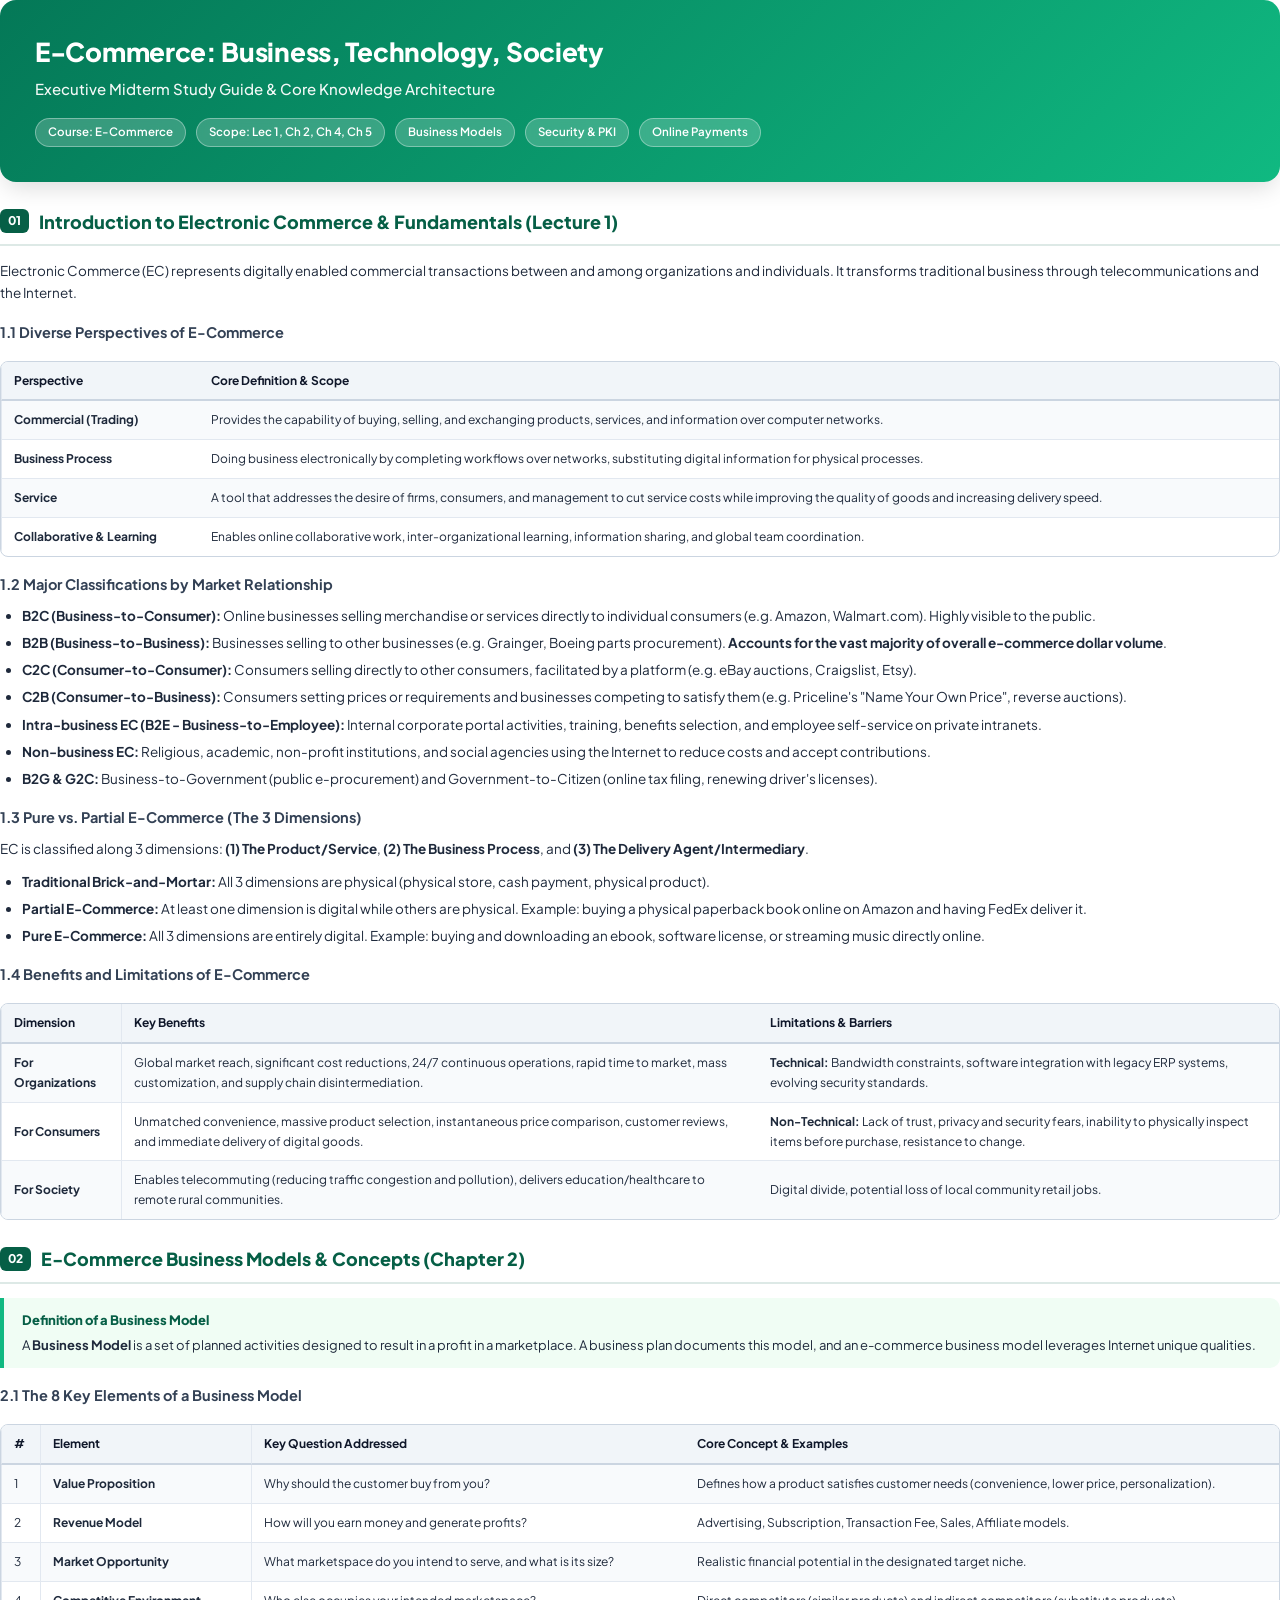
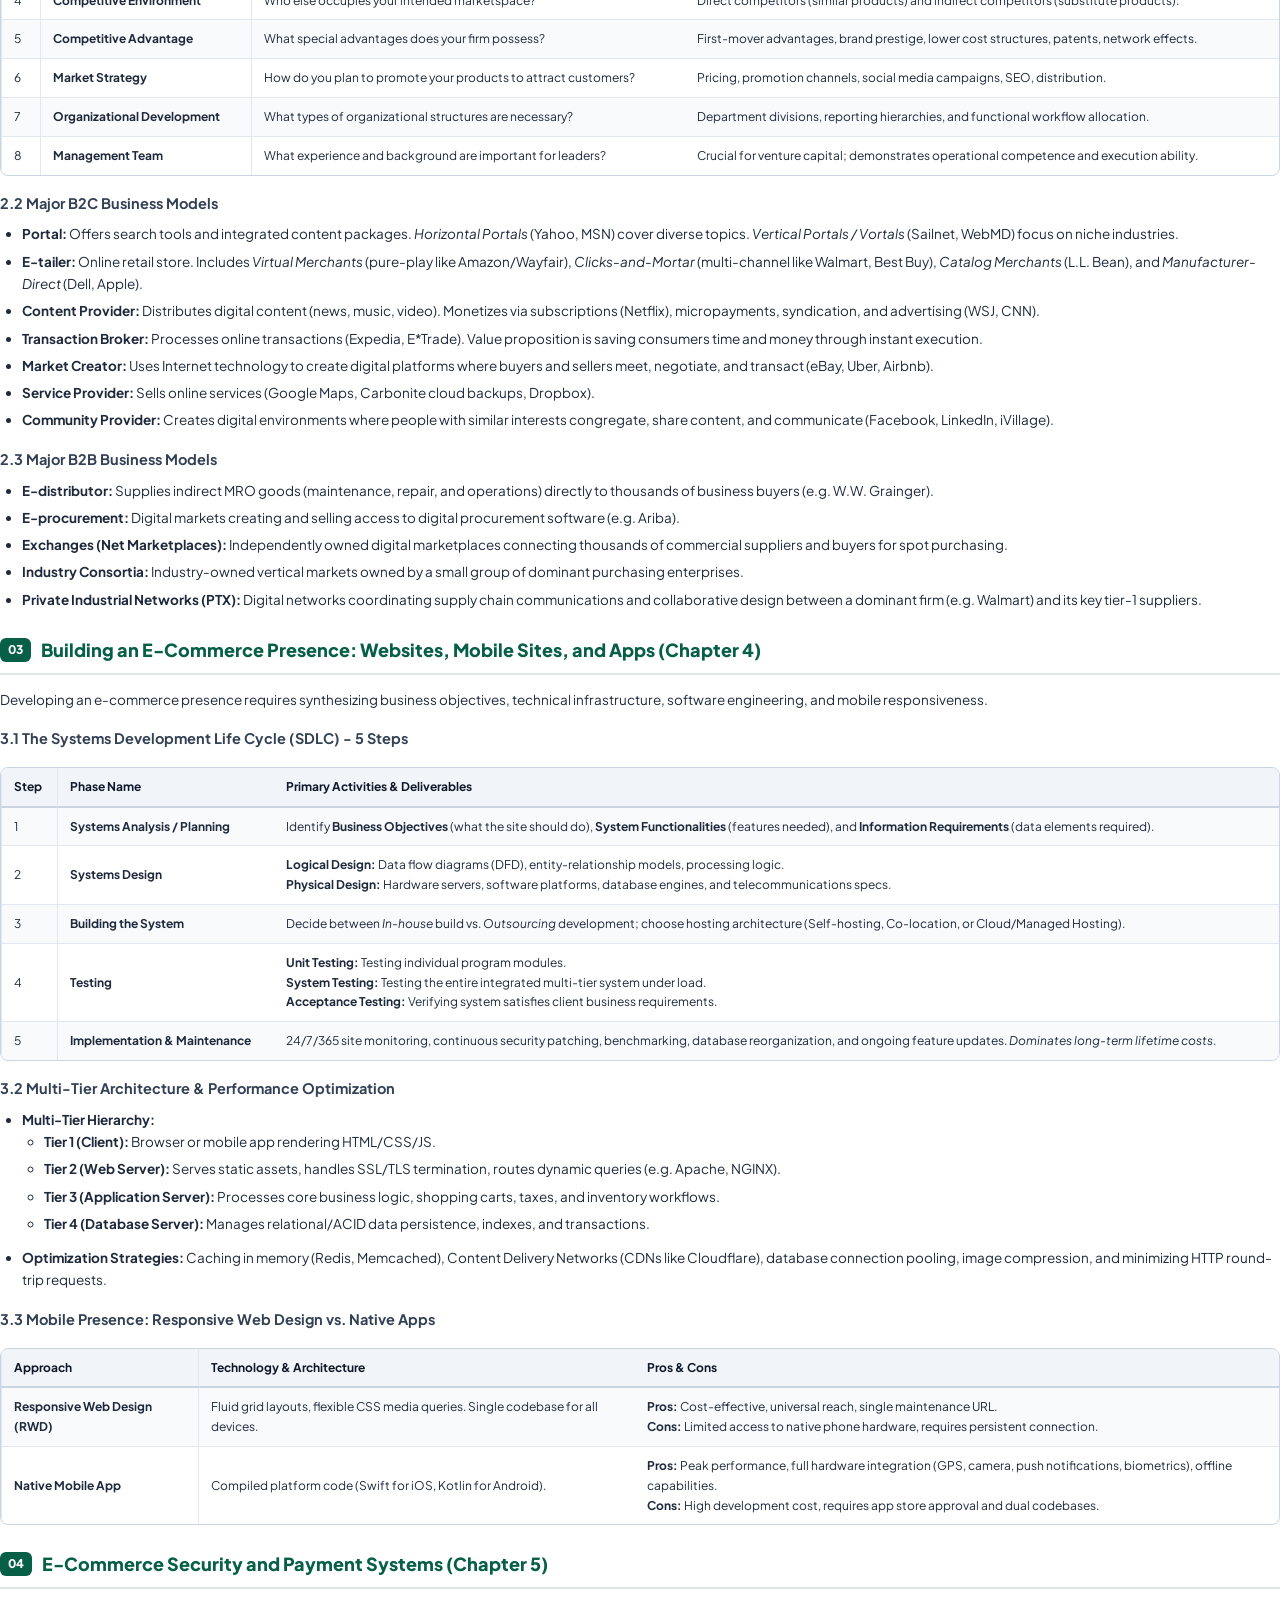
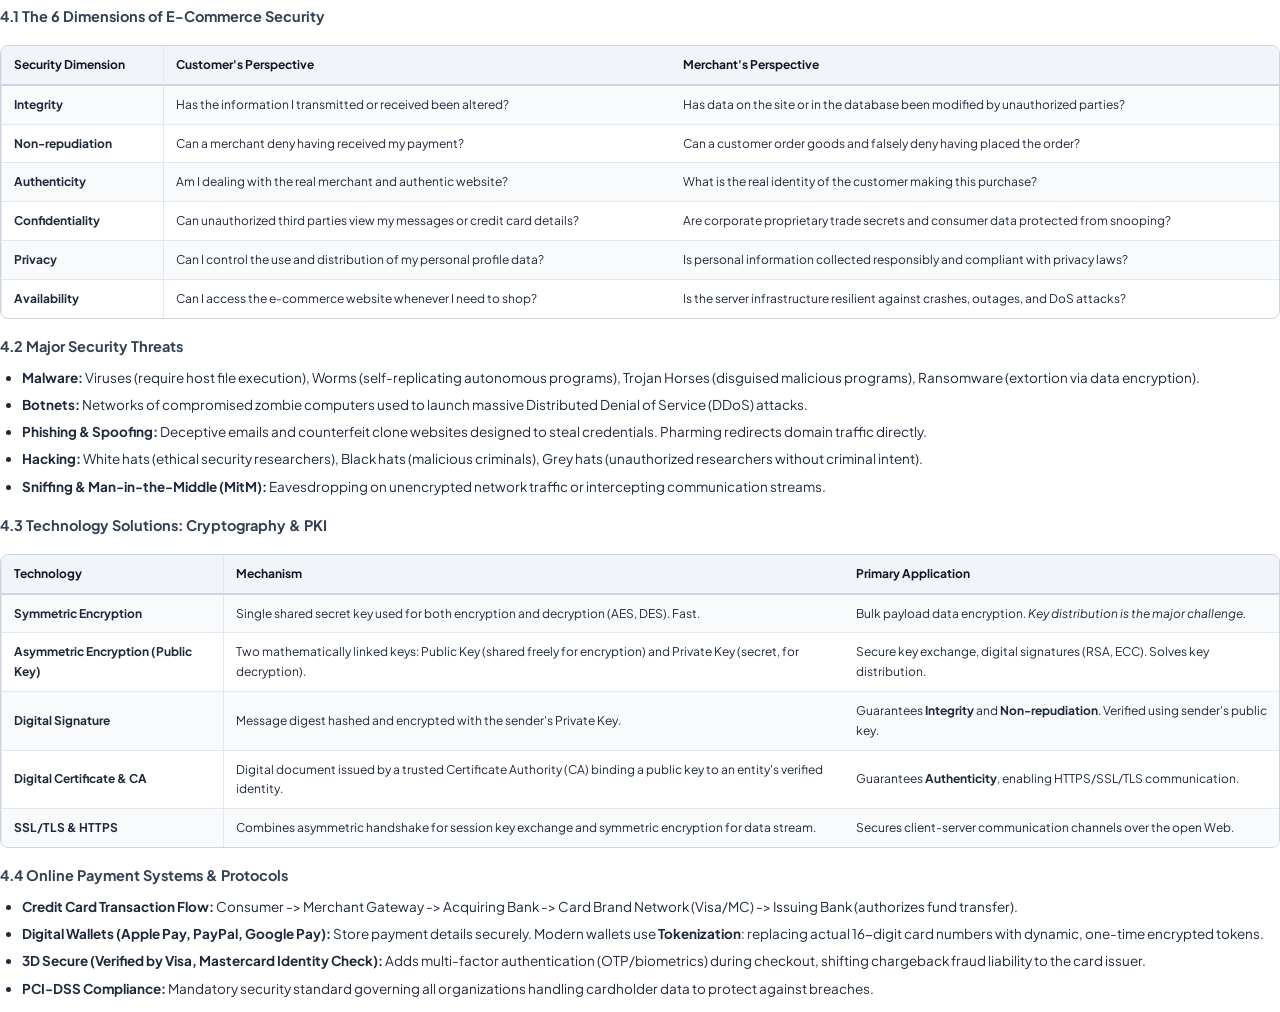
<file: summaries/ECommerce_Summary_EN.html>
<!DOCTYPE html>
<html lang="en">
<head>
<meta charset="utf-8">
<title>E-Commerce - Comprehensive Midterm Summary</title>
<style>
@import url('https://fonts.googleapis.com/css2?family=Cairo:wght@400;600;700;800;900&family=Plus+Jakarta+Sans:wght@400;500;600;700;800&display=swap');

@page {
    size: A4;
    margin: 14mm 16mm 16mm 16mm;
    @bottom-center {
        content: counter(page);
        font-size: 10px;
        color: #94a3b8;
        font-family: sans-serif;
    }
}

* {
    box-sizing: border-box;
    -webkit-print-color-adjust: exact;
    print-color-adjust: exact;
}

body {
    font-family: 'Plus Jakarta Sans', 'Inter', -apple-system, sans-serif;
    direction: ltr;
    text-align: left;
    color: #1e293b;
    background: #ffffff;
    line-height: 1.65;
    font-size: 13.5px;
    margin: 0;
    padding: 0;
}

.hero-banner {
    background: linear-gradient(135deg, #047857 0%, #10b981 100%);
    color: #ffffff;
    padding: 35px 35px;
    border-radius: 16px;
    margin-bottom: 25px;
    box-shadow: 0 10px 25px -5px rgba(0, 0, 0, 0.15);
    position: relative;
    overflow: hidden;
}

.hero-banner h1 {
    font-size: 26px;
    font-weight: 900;
    margin: 0 0 8px 0;
    letter-spacing: -0.3px;
    line-height: 1.3;
}

.hero-banner .subtitle {
    font-size: 15px;
    opacity: 0.95;
    font-weight: 500;
    margin: 0 0 16px 0;
}

.hero-badges {
    display: flex;
    gap: 10px;
    flex-wrap: wrap;
}

.hero-badge {
    background: rgba(255, 255, 255, 0.2);
    border: 1px solid rgba(255, 255, 255, 0.35);
    padding: 4px 12px;
    border-radius: 20px;
    font-size: 11.5px;
    font-weight: 600;
    backdrop-filter: blur(4px);
}

.section-block {
    margin-bottom: 28px;
    page-break-inside: avoid;
}

h2 {
    font-size: 18px;
    font-weight: 800;
    color: #065f46;
    border-bottom: 2.5px solid #065f4622;
    padding-bottom: 8px;
    margin-top: 24px;
    margin-bottom: 14px;
    display: flex;
    align-items: center;
    gap: 10px;
}

.sec-pill {
    background: #065f46;
    color: #ffffff;
    font-size: 12px;
    font-weight: 800;
    padding: 2px 8px;
    border-radius: 6px;
    display: inline-block;
}

h3 {
    font-size: 14.5px;
    font-weight: 700;
    color: #334155;
    margin-top: 16px;
    margin-bottom: 8px;
}

p {
    margin: 0 0 10px 0;
}

ul, ol {
    margin: 0 0 12px 0;
    padding-left: 22px;
}

li {
    margin-bottom: 5px;
}

.card {
    background: #ffffff;
    border: 1px solid #e2e8f0;
    border-radius: 12px;
    padding: 16px 20px;
    margin: 14px 0;
    box-shadow: 0 2px 8px rgba(0, 0, 0, 0.03);
}

.callout {
    background: #f8fafc;
    border-left: 4px solid #065f46;
    border-right: none;
    padding: 12px 18px;
    border-radius: 0 10px 10px 0;
    margin: 14px 0;
    font-size: 13px;
}

.callout.tip {
    border-color: #10b981;
    background: #f0fdf4;
}

.callout.warning {
    border-color: #f59e0b;
    background: #fffbeb;
}

.callout.trap {
    border-color: #ef4444;
    background: #fef2f2;
}

.callout-title {
    font-weight: 800;
    margin-bottom: 4px;
    display: flex;
    align-items: center;
    gap: 6px;
}

.callout.tip .callout-title { color: #065f46; }
.callout.warning .callout-title { color: #92400e; }
.callout.trap .callout-title { color: #991b1b; }
.callout:not(.tip):not(.warning):not(.trap) .callout-title { color: #065f46; }

table {
    width: 100%;
    border-collapse: separate;
    border-spacing: 0;
    margin: 16px 0;
    font-size: 12px;
    border: 1px solid #cbd5e1;
    border-radius: 8px;
    overflow: hidden;
}

th, td {
    padding: 9px 12px;
    text-align: left;
    border-bottom: 1px solid #e2e8f0;
    border-left: 1px solid #e2e8f0;
}

th:last-child, td:last-child {
    border-left: none;
}

tr:last-child td {
    border-bottom: none;
}

th {
    background: #f1f5f9;
    font-weight: 700;
    color: #0f172a;
    border-bottom: 2px solid #cbd5e1;
}

tr:nth-child(even) {
    background-color: #f8fafc;
}

.badge {
    display: inline-block;
    padding: 2px 7px;
    font-size: 11px;
    font-weight: 700;
    border-radius: 4px;
    background: #e2e8f0;
    color: #334155;
}

.badge-green { background: #d1fae5; color: #065f46; }
.badge-blue { background: #dbeafe; color: #1e40af; }
.badge-amber { background: #fef3c7; color: #92400e; }
.badge-purple { background: #ede9fe; color: #5b21b6; }

.code-box {
    background: #0f172a;
    color: #f8fafc;
    padding: 12px 16px;
    border-radius: 8px;
    font-family: 'Consolas', monospace;
    font-size: 12px;
    direction: ltr;
    text-align: left;
    margin: 12px 0;
    overflow-x: auto;
    border: 1px solid #334155;
}

.page-break {
    page-break-after: always;
}
</style>
</head>
<body>

<div class="hero-banner">
    <h1>E-Commerce: Business, Technology, Society</h1>
    <div class="subtitle">Executive Midterm Study Guide & Core Knowledge Architecture</div>
    <div class="hero-badges">
        <span class="hero-badge">Course: E-Commerce</span><span class="hero-badge">Scope: Lec 1, Ch 2, Ch 4, Ch 5</span><span class="hero-badge">Business Models</span><span class="hero-badge">Security & PKI</span><span class="hero-badge">Online Payments</span>
    </div>
</div>

<div class="section">
    <h2><span class="sec-pill">01</span> Introduction to Electronic Commerce & Fundamentals (Lecture 1)</h2>
    <p>Electronic Commerce (EC) represents digitally enabled commercial transactions between and among organizations and individuals. It transforms traditional business through telecommunications and the Internet.</p>

    <h3>1.1 Diverse Perspectives of E-Commerce</h3>
    <table>
        <tr>
            <th>Perspective</th>
            <th>Core Definition & Scope</th>
        </tr>
        <tr>
            <td><strong>Commercial (Trading)</strong></td>
            <td>Provides the capability of buying, selling, and exchanging products, services, and information over computer networks.</td>
        </tr>
        <tr>
            <td><strong>Business Process</strong></td>
            <td>Doing business electronically by completing workflows over networks, substituting digital information for physical processes.</td>
        </tr>
        <tr>
            <td><strong>Service</strong></td>
            <td>A tool that addresses the desire of firms, consumers, and management to cut service costs while improving the quality of goods and increasing delivery speed.</td>
        </tr>
        <tr>
            <td><strong>Collaborative & Learning</strong></td>
            <td>Enables online collaborative work, inter-organizational learning, information sharing, and global team coordination.</td>
        </tr>
    </table>

    <h3>1.2 Major Classifications by Market Relationship</h3>
    <ul>
        <li><strong>B2C (Business-to-Consumer):</strong> Online businesses selling merchandise or services directly to individual consumers (e.g. Amazon, Walmart.com). Highly visible to the public.</li>
        <li><strong>B2B (Business-to-Business):</strong> Businesses selling to other businesses (e.g. Grainger, Boeing parts procurement). <strong>Accounts for the vast majority of overall e-commerce dollar volume</strong>.</li>
        <li><strong>C2C (Consumer-to-Consumer):</strong> Consumers selling directly to other consumers, facilitated by a platform (e.g. eBay auctions, Craigslist, Etsy).</li>
        <li><strong>C2B (Consumer-to-Business):</strong> Consumers setting prices or requirements and businesses competing to satisfy them (e.g. Priceline's "Name Your Own Price", reverse auctions).</li>
        <li><strong>Intra-business EC (B2E - Business-to-Employee):</strong> Internal corporate portal activities, training, benefits selection, and employee self-service on private intranets.</li>
        <li><strong>Non-business EC:</strong> Religious, academic, non-profit institutions, and social agencies using the Internet to reduce costs and accept contributions.</li>
        <li><strong>B2G & G2C:</strong> Business-to-Government (public e-procurement) and Government-to-Citizen (online tax filing, renewing driver's licenses).</li>
    </ul>

    <h3>1.3 Pure vs. Partial E-Commerce (The 3 Dimensions)</h3>
    <p>EC is classified along 3 dimensions: <strong>(1) The Product/Service</strong>, <strong>(2) The Business Process</strong>, and <strong>(3) The Delivery Agent/Intermediary</strong>.</p>
    <ul>
        <li><strong>Traditional Brick-and-Mortar:</strong> All 3 dimensions are physical (physical store, cash payment, physical product).</li>
        <li><strong>Partial E-Commerce:</strong> At least one dimension is digital while others are physical. Example: buying a physical paperback book online on Amazon and having FedEx deliver it.</li>
        <li><strong>Pure E-Commerce:</strong> All 3 dimensions are entirely digital. Example: buying and downloading an ebook, software license, or streaming music directly online.</li>
    </ul>

    <h3>1.4 Benefits and Limitations of E-Commerce</h3>
    <table>
        <tr>
            <th>Dimension</th>
            <th>Key Benefits</th>
            <th>Limitations & Barriers</th>
        </tr>
        <tr>
            <td><strong>For Organizations</strong></td>
            <td>Global market reach, significant cost reductions, 24/7 continuous operations, rapid time to market, mass customization, and supply chain disintermediation.</td>
            <td><strong>Technical:</strong> Bandwidth constraints, software integration with legacy ERP systems, evolving security standards.</td>
        </tr>
        <tr>
            <td><strong>For Consumers</strong></td>
            <td>Unmatched convenience, massive product selection, instantaneous price comparison, customer reviews, and immediate delivery of digital goods.</td>
            <td><strong>Non-Technical:</strong> Lack of trust, privacy and security fears, inability to physically inspect items before purchase, resistance to change.</td>
        </tr>
        <tr>
            <td><strong>For Society</strong></td>
            <td>Enables telecommuting (reducing traffic congestion and pollution), delivers education/healthcare to remote rural communities.</td>
            <td>Digital divide, potential loss of local community retail jobs.</td>
        </tr>
    </table>
</div>

<div class="page-break"></div>

<div class="section">
    <h2><span class="sec-pill">02</span> E-Commerce Business Models & Concepts (Chapter 2)</h2>
    <div class="callout tip">
        <div class="callout-title">Definition of a Business Model</div>
        A <strong>Business Model</strong> is a set of planned activities designed to result in a profit in a marketplace. A business plan documents this model, and an e-commerce business model leverages Internet unique qualities.
    </div>

    <h3>2.1 The 8 Key Elements of a Business Model</h3>
    <table>
        <tr>
            <th>#</th>
            <th>Element</th>
            <th>Key Question Addressed</th>
            <th>Core Concept & Examples</th>
        </tr>
        <tr>
            <td>1</td>
            <td><strong>Value Proposition</strong></td>
            <td>Why should the customer buy from you?</td>
            <td>Defines how a product satisfies customer needs (convenience, lower price, personalization).</td>
        </tr>
        <tr>
            <td>2</td>
            <td><strong>Revenue Model</strong></td>
            <td>How will you earn money and generate profits?</td>
            <td>Advertising, Subscription, Transaction Fee, Sales, Affiliate models.</td>
        </tr>
        <tr>
            <td>3</td>
            <td><strong>Market Opportunity</strong></td>
            <td>What marketspace do you intend to serve, and what is its size?</td>
            <td>Realistic financial potential in the designated target niche.</td>
        </tr>
        <tr>
            <td>4</td>
            <td><strong>Competitive Environment</strong></td>
            <td>Who else occupies your intended marketspace?</td>
            <td>Direct competitors (similar products) and indirect competitors (substitute products).</td>
        </tr>
        <tr>
            <td>5</td>
            <td><strong>Competitive Advantage</strong></td>
            <td>What special advantages does your firm possess?</td>
            <td>First-mover advantages, brand prestige, lower cost structures, patents, network effects.</td>
        </tr>
        <tr>
            <td>6</td>
            <td><strong>Market Strategy</strong></td>
            <td>How do you plan to promote your products to attract customers?</td>
            <td>Pricing, promotion channels, social media campaigns, SEO, distribution.</td>
        </tr>
        <tr>
            <td>7</td>
            <td><strong>Organizational Development</strong></td>
            <td>What types of organizational structures are necessary?</td>
            <td>Department divisions, reporting hierarchies, and functional workflow allocation.</td>
        </tr>
        <tr>
            <td>8</td>
            <td><strong>Management Team</strong></td>
            <td>What experience and background are important for leaders?</td>
            <td>Crucial for venture capital; demonstrates operational competence and execution ability.</td>
        </tr>
    </table>

    <h3>2.2 Major B2C Business Models</h3>
    <ul>
        <li><strong>Portal:</strong> Offers search tools and integrated content packages. <em>Horizontal Portals</em> (Yahoo, MSN) cover diverse topics. <em>Vertical Portals / Vortals</em> (Sailnet, WebMD) focus on niche industries.</li>
        <li><strong>E-tailer:</strong> Online retail store. Includes <em>Virtual Merchants</em> (pure-play like Amazon/Wayfair), <em>Clicks-and-Mortar</em> (multi-channel like Walmart, Best Buy), <em>Catalog Merchants</em> (L.L. Bean), and <em>Manufacturer-Direct</em> (Dell, Apple).</li>
        <li><strong>Content Provider:</strong> Distributes digital content (news, music, video). Monetizes via subscriptions (Netflix), micropayments, syndication, and advertising (WSJ, CNN).</li>
        <li><strong>Transaction Broker:</strong> Processes online transactions (Expedia, E*Trade). Value proposition is saving consumers time and money through instant execution.</li>
        <li><strong>Market Creator:</strong> Uses Internet technology to create digital platforms where buyers and sellers meet, negotiate, and transact (eBay, Uber, Airbnb).</li>
        <li><strong>Service Provider:</strong> Sells online services (Google Maps, Carbonite cloud backups, Dropbox).</li>
        <li><strong>Community Provider:</strong> Creates digital environments where people with similar interests congregate, share content, and communicate (Facebook, LinkedIn, iVillage).</li>
    </ul>

    <h3>2.3 Major B2B Business Models</h3>
    <ul>
        <li><strong>E-distributor:</strong> Supplies indirect MRO goods (maintenance, repair, and operations) directly to thousands of business buyers (e.g. W.W. Grainger).</li>
        <li><strong>E-procurement:</strong> Digital markets creating and selling access to digital procurement software (e.g. Ariba).</li>
        <li><strong>Exchanges (Net Marketplaces):</strong> Independently owned digital marketplaces connecting thousands of commercial suppliers and buyers for spot purchasing.</li>
        <li><strong>Industry Consortia:</strong> Industry-owned vertical markets owned by a small group of dominant purchasing enterprises.</li>
        <li><strong>Private Industrial Networks (PTX):</strong> Digital networks coordinating supply chain communications and collaborative design between a dominant firm (e.g. Walmart) and its key tier-1 suppliers.</li>
    </ul>
</div>

<div class="page-break"></div>

<div class="section">
    <h2><span class="sec-pill">03</span> Building an E-Commerce Presence: Websites, Mobile Sites, and Apps (Chapter 4)</h2>
    <p>Developing an e-commerce presence requires synthesizing business objectives, technical infrastructure, software engineering, and mobile responsiveness.</p>

    <h3>3.1 The Systems Development Life Cycle (SDLC) - 5 Steps</h3>
    <table>
        <tr>
            <th>Step</th>
            <th>Phase Name</th>
            <th>Primary Activities & Deliverables</th>
        </tr>
        <tr>
            <td>1</td>
            <td><strong>Systems Analysis / Planning</strong></td>
            <td>Identify <strong>Business Objectives</strong> (what the site should do), <strong>System Functionalities</strong> (features needed), and <strong>Information Requirements</strong> (data elements required).</td>
        </tr>
        <tr>
            <td>2</td>
            <td><strong>Systems Design</strong></td>
            <td><strong>Logical Design:</strong> Data flow diagrams (DFD), entity-relationship models, processing logic.<br><strong>Physical Design:</strong> Hardware servers, software platforms, database engines, and telecommunications specs.</td>
        </tr>
        <tr>
            <td>3</td>
            <td><strong>Building the System</strong></td>
            <td>Decide between <em>In-house</em> build vs. <em>Outsourcing</em> development; choose hosting architecture (Self-hosting, Co-location, or Cloud/Managed Hosting).</td>
        </tr>
        <tr>
            <td>4</td>
            <td><strong>Testing</strong></td>
            <td><strong>Unit Testing:</strong> Testing individual program modules.<br><strong>System Testing:</strong> Testing the entire integrated multi-tier system under load.<br><strong>Acceptance Testing:</strong> Verifying system satisfies client business requirements.</td>
        </tr>
        <tr>
            <td>5</td>
            <td><strong>Implementation & Maintenance</strong></td>
            <td>24/7/365 site monitoring, continuous security patching, benchmarking, database reorganization, and ongoing feature updates. <em>Dominates long-term lifetime costs</em>.</td>
        </tr>
    </table>

    <h3>3.2 Multi-Tier Architecture & Performance Optimization</h3>
    <ul>
        <li><strong>Multi-Tier Hierarchy:</strong>
            <ul>
                <li><strong>Tier 1 (Client):</strong> Browser or mobile app rendering HTML/CSS/JS.</li>
                <li><strong>Tier 2 (Web Server):</strong> Serves static assets, handles SSL/TLS termination, routes dynamic queries (e.g. Apache, NGINX).</li>
                <li><strong>Tier 3 (Application Server):</strong> Processes core business logic, shopping carts, taxes, and inventory workflows.</li>
                <li><strong>Tier 4 (Database Server):</strong> Manages relational/ACID data persistence, indexes, and transactions.</li>
            </ul>
        </li>
        <li><strong>Optimization Strategies:</strong> Caching in memory (Redis, Memcached), Content Delivery Networks (CDNs like Cloudflare), database connection pooling, image compression, and minimizing HTTP round-trip requests.</li>
    </ul>

    <h3>3.3 Mobile Presence: Responsive Web Design vs. Native Apps</h3>
    <table>
        <tr>
            <th>Approach</th>
            <th>Technology & Architecture</th>
            <th>Pros & Cons</th>
        </tr>
        <tr>
            <td><strong>Responsive Web Design (RWD)</strong></td>
            <td>Fluid grid layouts, flexible CSS media queries. Single codebase for all devices.</td>
            <td><strong>Pros:</strong> Cost-effective, universal reach, single maintenance URL.<br><strong>Cons:</strong> Limited access to native phone hardware, requires persistent connection.</td>
        </tr>
        <tr>
            <td><strong>Native Mobile App</strong></td>
            <td>Compiled platform code (Swift for iOS, Kotlin for Android).</td>
            <td><strong>Pros:</strong> Peak performance, full hardware integration (GPS, camera, push notifications, biometrics), offline capabilities.<br><strong>Cons:</strong> High development cost, requires app store approval and dual codebases.</td>
        </tr>
    </table>
</div>

<div class="page-break"></div>

<div class="section">
    <h2><span class="sec-pill">04</span> E-Commerce Security and Payment Systems (Chapter 5)</h2>

    <h3>4.1 The 6 Dimensions of E-Commerce Security</h3>
    <table>
        <tr>
            <th>Security Dimension</th>
            <th>Customer's Perspective</th>
            <th>Merchant's Perspective</th>
        </tr>
        <tr>
            <td><strong>Integrity</strong></td>
            <td>Has the information I transmitted or received been altered?</td>
            <td>Has data on the site or in the database been modified by unauthorized parties?</td>
        </tr>
        <tr>
            <td><strong>Non-repudiation</strong></td>
            <td>Can a merchant deny having received my payment?</td>
            <td>Can a customer order goods and falsely deny having placed the order?</td>
        </tr>
        <tr>
            <td><strong>Authenticity</strong></td>
            <td>Am I dealing with the real merchant and authentic website?</td>
            <td>What is the real identity of the customer making this purchase?</td>
        </tr>
        <tr>
            <td><strong>Confidentiality</strong></td>
            <td>Can unauthorized third parties view my messages or credit card details?</td>
            <td>Are corporate proprietary trade secrets and consumer data protected from snooping?</td>
        </tr>
        <tr>
            <td><strong>Privacy</strong></td>
            <td>Can I control the use and distribution of my personal profile data?</td>
            <td>Is personal information collected responsibly and compliant with privacy laws?</td>
        </tr>
        <tr>
            <td><strong>Availability</strong></td>
            <td>Can I access the e-commerce website whenever I need to shop?</td>
            <td>Is the server infrastructure resilient against crashes, outages, and DoS attacks?</td>
        </tr>
    </table>

    <h3>4.2 Major Security Threats</h3>
    <ul>
        <li><strong>Malware:</strong> Viruses (require host file execution), Worms (self-replicating autonomous programs), Trojan Horses (disguised malicious programs), Ransomware (extortion via data encryption).</li>
        <li><strong>Botnets:</strong> Networks of compromised zombie computers used to launch massive Distributed Denial of Service (DDoS) attacks.</li>
        <li><strong>Phishing & Spoofing:</strong> Deceptive emails and counterfeit clone websites designed to steal credentials. Pharming redirects domain traffic directly.</li>
        <li><strong>Hacking:</strong> White hats (ethical security researchers), Black hats (malicious criminals), Grey hats (unauthorized researchers without criminal intent).</li>
        <li><strong>Sniffing & Man-in-the-Middle (MitM):</strong> Eavesdropping on unencrypted network traffic or intercepting communication streams.</li>
    </ul>

    <h3>4.3 Technology Solutions: Cryptography & PKI</h3>
    <table>
        <tr>
            <th>Technology</th>
            <th>Mechanism</th>
            <th>Primary Application</th>
        </tr>
        <tr>
            <td><strong>Symmetric Encryption</strong></td>
            <td>Single shared secret key used for both encryption and decryption (AES, DES). Fast.</td>
            <td>Bulk payload data encryption. <em>Key distribution is the major challenge.</em></td>
        </tr>
        <tr>
            <td><strong>Asymmetric Encryption (Public Key)</strong></td>
            <td>Two mathematically linked keys: Public Key (shared freely for encryption) and Private Key (secret, for decryption).</td>
            <td>Secure key exchange, digital signatures (RSA, ECC). Solves key distribution.</td>
        </tr>
        <tr>
            <td><strong>Digital Signature</strong></td>
            <td>Message digest hashed and encrypted with the sender's Private Key.</td>
            <td>Guarantees <strong>Integrity</strong> and <strong>Non-repudiation</strong>. Verified using sender's public key.</td>
        </tr>
        <tr>
            <td><strong>Digital Certificate & CA</strong></td>
            <td>Digital document issued by a trusted Certificate Authority (CA) binding a public key to an entity's verified identity.</td>
            <td>Guarantees <strong>Authenticity</strong>, enabling HTTPS/SSL/TLS communication.</td>
        </tr>
        <tr>
            <td><strong>SSL/TLS & HTTPS</strong></td>
            <td>Combines asymmetric handshake for session key exchange and symmetric encryption for data stream.</td>
            <td>Secures client-server communication channels over the open Web.</td>
        </tr>
    </table>

    <h3>4.4 Online Payment Systems & Protocols</h3>
    <ul>
        <li><strong>Credit Card Transaction Flow:</strong> Consumer -> Merchant Gateway -> Acquiring Bank -> Card Brand Network (Visa/MC) -> Issuing Bank (authorizes fund transfer).</li>
        <li><strong>Digital Wallets (Apple Pay, PayPal, Google Pay):</strong> Store payment details securely. Modern wallets use <strong>Tokenization</strong>: replacing actual 16-digit card numbers with dynamic, one-time encrypted tokens.</li>
        <li><strong>3D Secure (Verified by Visa, Mastercard Identity Check):</strong> Adds multi-factor authentication (OTP/biometrics) during checkout, shifting chargeback fraud liability to the card issuer.</li>
        <li><strong>PCI-DSS Compliance:</strong> Mandatory security standard governing all organizations handling cardholder data to protect against breaches.</li>
    </ul>
</div>

</body>
</html>
</file>
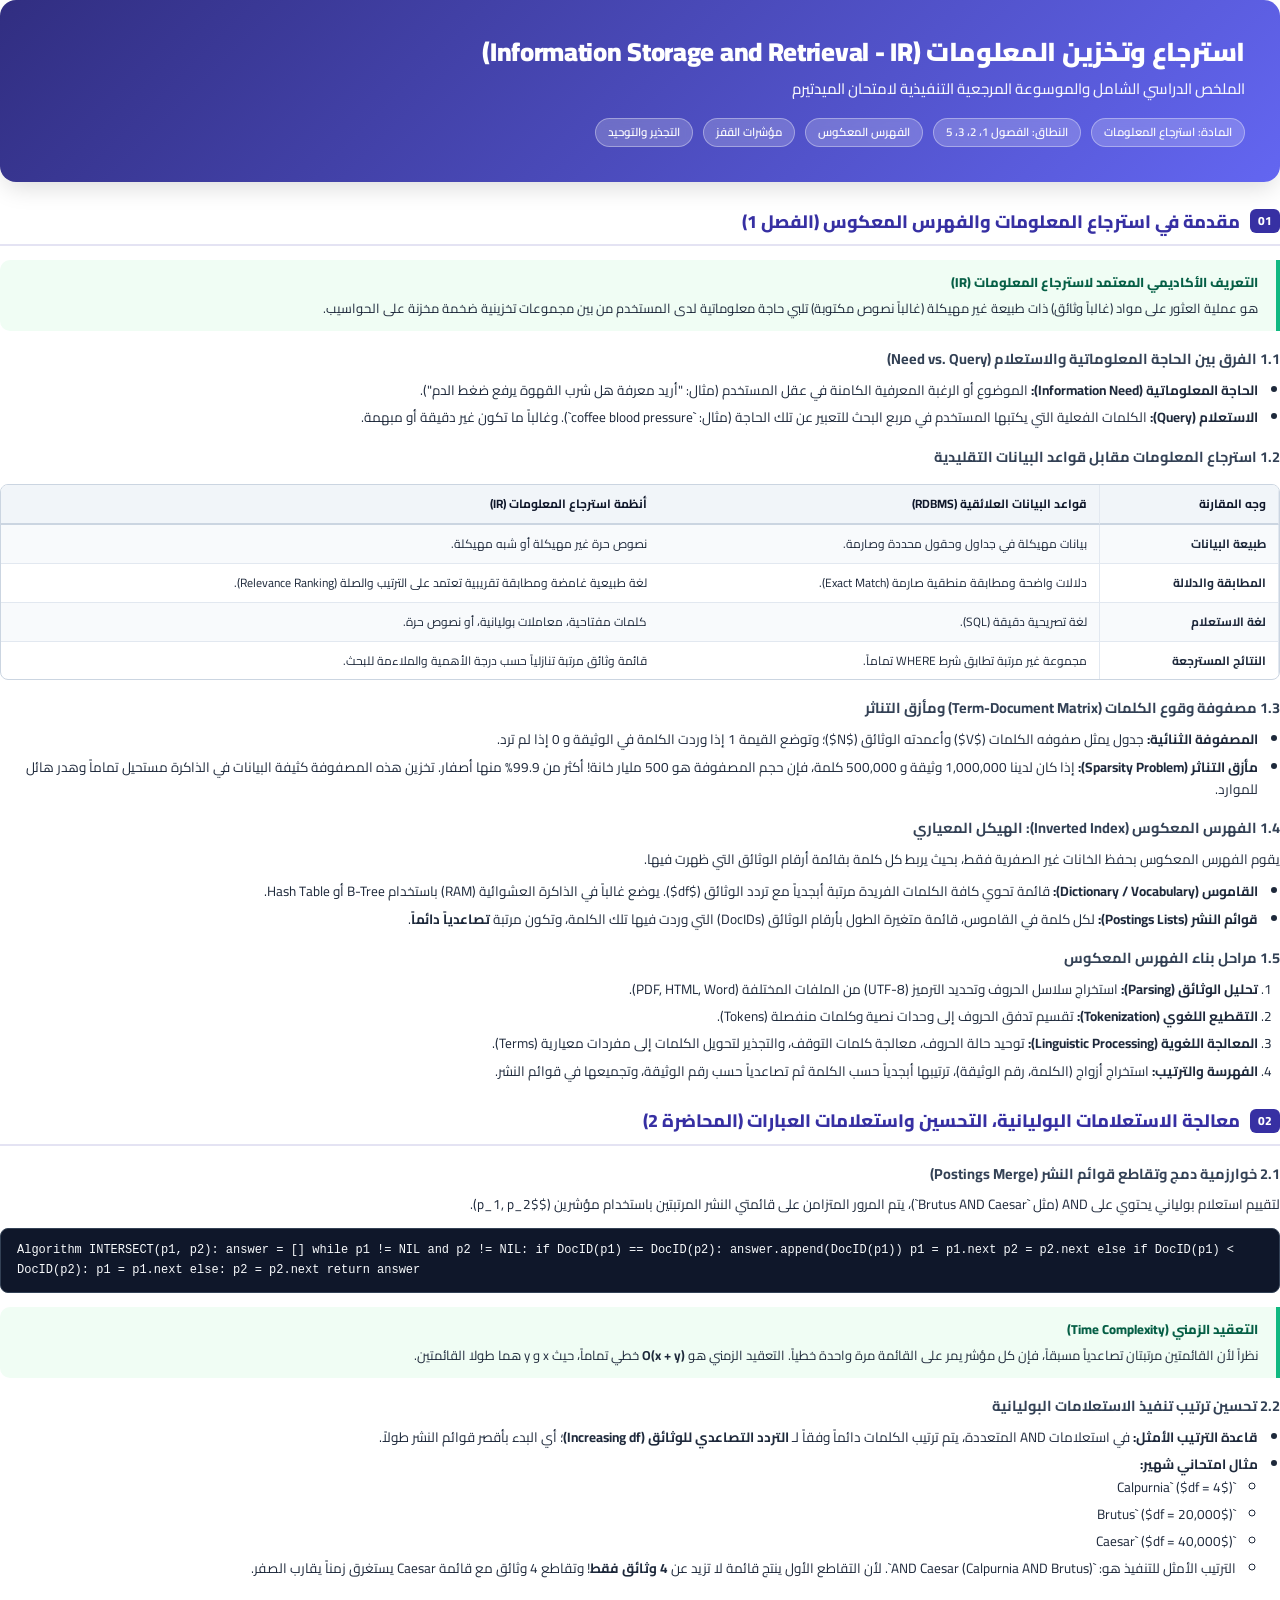
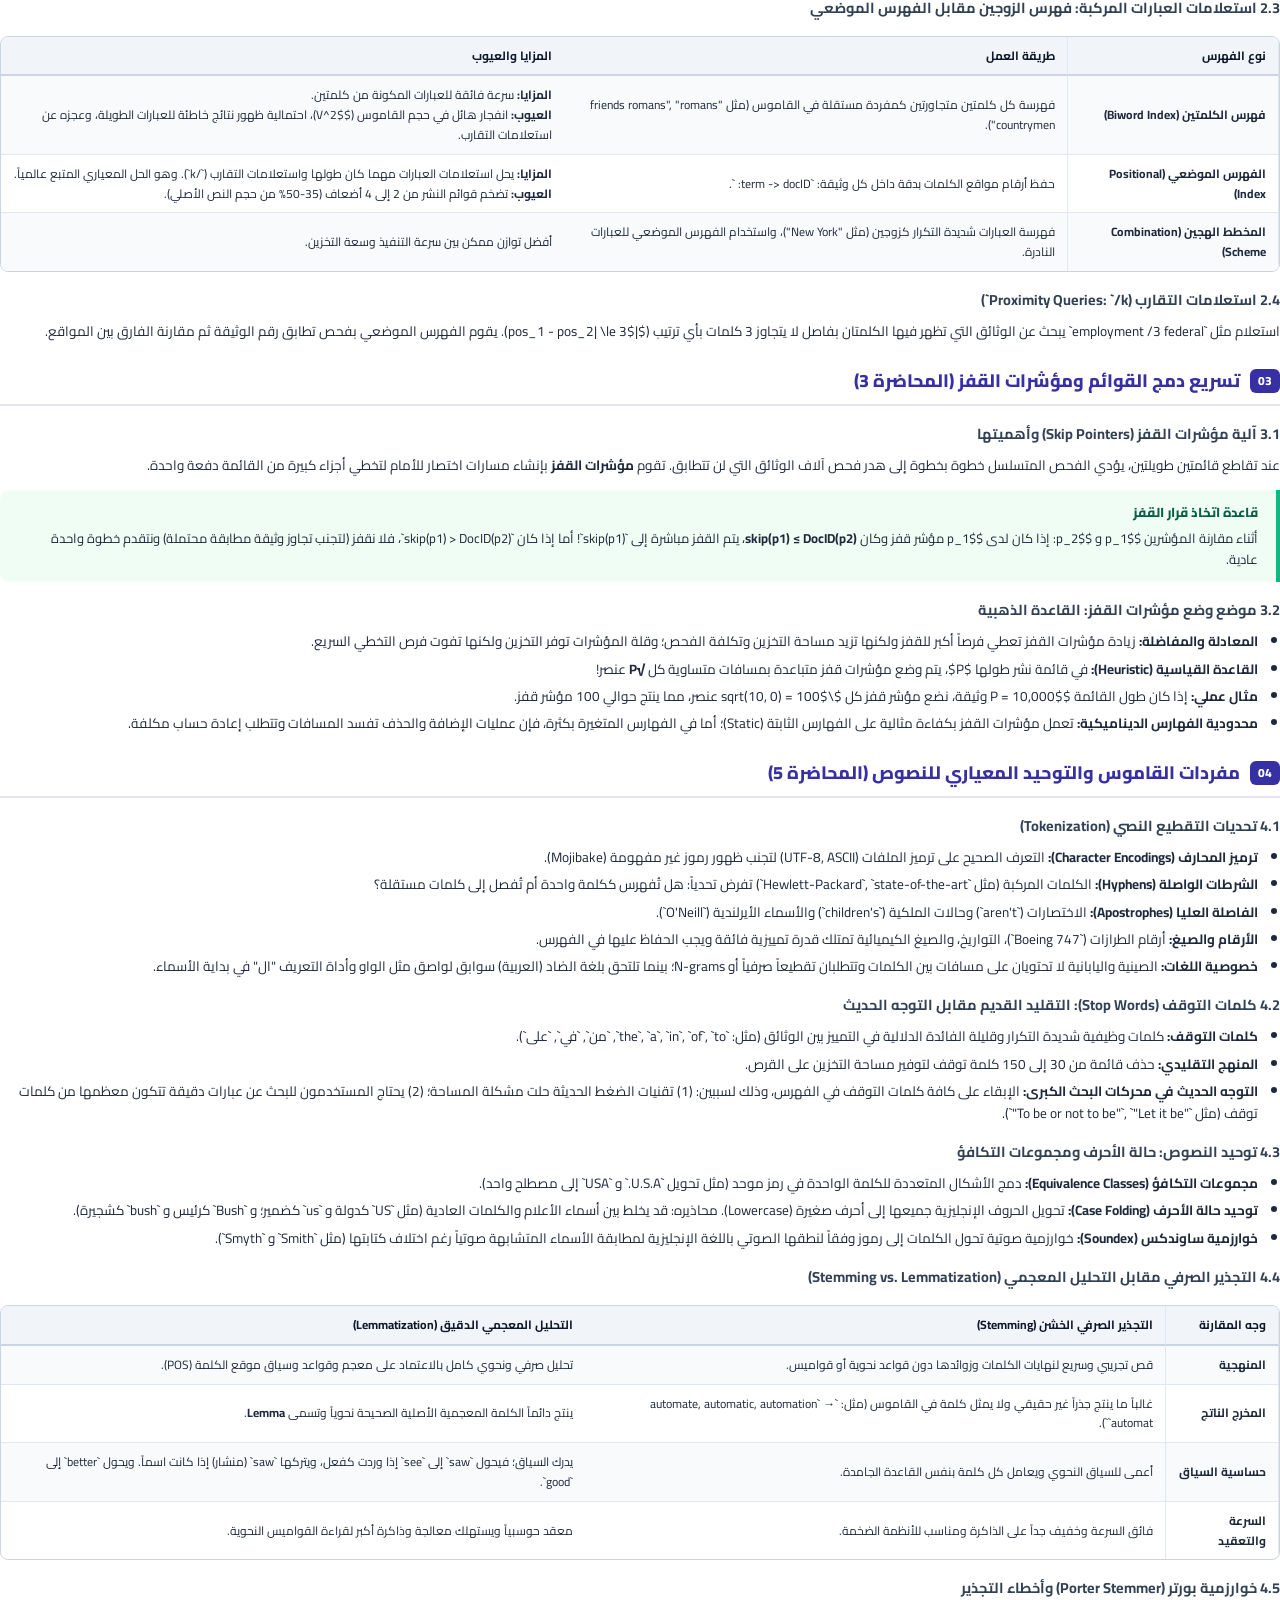
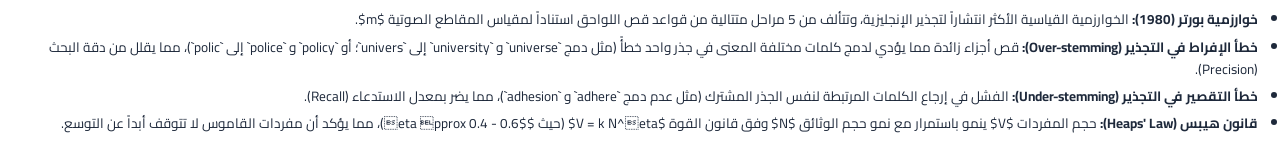
<file: summaries/IR_Summary_AR.html>
<!DOCTYPE html>
<html lang="ar" dir="rtl">
<head>
<meta charset="utf-8">
<title>استرجاع وتخزين المعلومات (IR) - ملخص الميدتيرم الشامل</title>
<style>
@import url('https://fonts.googleapis.com/css2?family=Cairo:wght@400;600;700;800;900&family=Plus+Jakarta+Sans:wght@400;500;600;700;800&display=swap');

@page {
    size: A4;
    margin: 14mm 16mm 16mm 16mm;
    @bottom-center {
        content: counter(page);
        font-size: 10px;
        color: #94a3b8;
        font-family: sans-serif;
    }
}

* {
    box-sizing: border-box;
    -webkit-print-color-adjust: exact;
    print-color-adjust: exact;
}

body {
    font-family: 'Cairo', 'Segoe UI', Tahoma, sans-serif;
    direction: rtl;
    text-align: right;
    color: #1e293b;
    background: #ffffff;
    line-height: 1.65;
    font-size: 13.5px;
    margin: 0;
    padding: 0;
}

.hero-banner {
    background: linear-gradient(135deg, #312e81 0%, #6366f1 100%);
    color: #ffffff;
    padding: 35px 35px;
    border-radius: 16px;
    margin-bottom: 25px;
    box-shadow: 0 10px 25px -5px rgba(0, 0, 0, 0.15);
    position: relative;
    overflow: hidden;
}

.hero-banner h1 {
    font-size: 26px;
    font-weight: 900;
    margin: 0 0 8px 0;
    letter-spacing: -0.3px;
    line-height: 1.3;
}

.hero-banner .subtitle {
    font-size: 15px;
    opacity: 0.95;
    font-weight: 500;
    margin: 0 0 16px 0;
}

.hero-badges {
    display: flex;
    gap: 10px;
    flex-wrap: wrap;
}

.hero-badge {
    background: rgba(255, 255, 255, 0.2);
    border: 1px solid rgba(255, 255, 255, 0.35);
    padding: 4px 12px;
    border-radius: 20px;
    font-size: 11.5px;
    font-weight: 600;
    backdrop-filter: blur(4px);
}

.section-block {
    margin-bottom: 28px;
    page-break-inside: avoid;
}

h2 {
    font-size: 18px;
    font-weight: 800;
    color: #3730a3;
    border-bottom: 2.5px solid #3730a322;
    padding-bottom: 8px;
    margin-top: 24px;
    margin-bottom: 14px;
    display: flex;
    align-items: center;
    gap: 10px;
}

.sec-pill {
    background: #3730a3;
    color: #ffffff;
    font-size: 12px;
    font-weight: 800;
    padding: 2px 8px;
    border-radius: 6px;
    display: inline-block;
}

h3 {
    font-size: 14.5px;
    font-weight: 700;
    color: #334155;
    margin-top: 16px;
    margin-bottom: 8px;
}

p {
    margin: 0 0 10px 0;
}

ul, ol {
    margin: 0 0 12px 0;
    padding-right: 22px;
}

li {
    margin-bottom: 5px;
}

.card {
    background: #ffffff;
    border: 1px solid #e2e8f0;
    border-radius: 12px;
    padding: 16px 20px;
    margin: 14px 0;
    box-shadow: 0 2px 8px rgba(0, 0, 0, 0.03);
}

.callout {
    background: #f8fafc;
    border-right: 4px solid #3730a3;
    border-left: none;
    padding: 12px 18px;
    border-radius: 10px 0 0 10px;
    margin: 14px 0;
    font-size: 13px;
}

.callout.tip {
    border-color: #10b981;
    background: #f0fdf4;
}

.callout.warning {
    border-color: #f59e0b;
    background: #fffbeb;
}

.callout.trap {
    border-color: #ef4444;
    background: #fef2f2;
}

.callout-title {
    font-weight: 800;
    margin-bottom: 4px;
    display: flex;
    align-items: center;
    gap: 6px;
}

.callout.tip .callout-title { color: #065f46; }
.callout.warning .callout-title { color: #92400e; }
.callout.trap .callout-title { color: #991b1b; }
.callout:not(.tip):not(.warning):not(.trap) .callout-title { color: #3730a3; }

table {
    width: 100%;
    border-collapse: separate;
    border-spacing: 0;
    margin: 16px 0;
    font-size: 12px;
    border: 1px solid #cbd5e1;
    border-radius: 8px;
    overflow: hidden;
}

th, td {
    padding: 9px 12px;
    text-align: right;
    border-bottom: 1px solid #e2e8f0;
    border-right: 1px solid #e2e8f0;
}

th:last-child, td:last-child {
    border-right: none;
}

tr:last-child td {
    border-bottom: none;
}

th {
    background: #f1f5f9;
    font-weight: 700;
    color: #0f172a;
    border-bottom: 2px solid #cbd5e1;
}

tr:nth-child(even) {
    background-color: #f8fafc;
}

.badge {
    display: inline-block;
    padding: 2px 7px;
    font-size: 11px;
    font-weight: 700;
    border-radius: 4px;
    background: #e2e8f0;
    color: #334155;
}

.badge-green { background: #d1fae5; color: #065f46; }
.badge-blue { background: #dbeafe; color: #1e40af; }
.badge-amber { background: #fef3c7; color: #92400e; }
.badge-purple { background: #ede9fe; color: #5b21b6; }

.code-box {
    background: #0f172a;
    color: #f8fafc;
    padding: 12px 16px;
    border-radius: 8px;
    font-family: 'Consolas', monospace;
    font-size: 12px;
    direction: ltr;
    text-align: left;
    margin: 12px 0;
    overflow-x: auto;
    border: 1px solid #334155;
}

.page-break {
    page-break-after: always;
}
</style>
</head>
<body class="ar">

<div class="hero-banner">
    <h1>استرجاع وتخزين المعلومات (Information Storage and Retrieval - IR)</h1>
    <div class="subtitle">الملخص الدراسي الشامل والموسوعة المرجعية التنفيذية لامتحان الميدتيرم</div>
    <div class="hero-badges">
        <span class="hero-badge">المادة: استرجاع المعلومات</span><span class="hero-badge">النطاق: الفصول 1، 2، 3، 5</span><span class="hero-badge">الفهرس المعكوس</span><span class="hero-badge">مؤشرات القفز</span><span class="hero-badge">التجذير والتوحيد</span>
    </div>
</div>

<div class="section">
    <h2><span class="sec-pill">01</span> مقدمة في استرجاع المعلومات والفهرس المعكوس (الفصل 1)</h2>
    <div class="callout tip">
        <div class="callout-title">التعريف الأكاديمي المعتمد لاسترجاع المعلومات (IR)</div>
        هو عملية العثور على مواد (غالباً وثائق) ذات طبيعة غير مهيكلة (غالباً نصوص مكتوبة) تلبي حاجة معلوماتية لدى المستخدم من بين مجموعات تخزينية ضخمة مخزنة على الحواسيب.
    </div>

    <h3>1.1 الفرق بين الحاجة المعلوماتية والاستعلام (Need vs. Query)</h3>
    <ul>
        <li><strong>الحاجة المعلوماتية (Information Need):</strong> الموضوع أو الرغبة المعرفية الكامنة في عقل المستخدم (مثال: "أريد معرفة هل شرب القهوة يرفع ضغط الدم").</li>
        <li><strong>الاستعلام (Query):</strong> الكلمات الفعلية التي يكتبها المستخدم في مربع البحث للتعبير عن تلك الحاجة (مثال: `coffee blood pressure`). وغالباً ما تكون غير دقيقة أو مبهمة.</li>
    </ul>

    <h3>1.2 استرجاع المعلومات مقابل قواعد البيانات التقليدية</h3>
    <table>
        <tr>
            <th>وجه المقارنة</th>
            <th>قواعد البيانات العلائقية (RDBMS)</th>
            <th>أنظمة استرجاع المعلومات (IR)</th>
        </tr>
        <tr>
            <td><strong>طبيعة البيانات</strong></td>
            <td>بيانات مهيكلة في جداول وحقول محددة وصارمة.</td>
            <td>نصوص حرة غير مهيكلة أو شبه مهيكلة.</td>
        </tr>
        <tr>
            <td><strong>المطابقة والدلالة</strong></td>
            <td>دلالات واضحة ومطابقة منطقية صارمة (Exact Match).</td>
            <td>لغة طبيعية غامضة ومطابقة تقريبية تعتمد على الترتيب والصلة (Relevance Ranking).</td>
        </tr>
        <tr>
            <td><strong>لغة الاستعلام</strong></td>
            <td>لغة تصريحية دقيقة (SQL).</td>
            <td>كلمات مفتاحية، معاملات بوليانية، أو نصوص حرة.</td>
        </tr>
        <tr>
            <td><strong>النتائج المسترجعة</strong></td>
            <td>مجموعة غير مرتبة تطابق شرط WHERE تماماً.</td>
            <td>قائمة وثائق مرتبة تنازلياً حسب درجة الأهمية والملاءمة للبحث.</td>
        </tr>
    </table>

    <h3>1.3 مصفوفة وقوع الكلمات (Term-Document Matrix) ومأزق التناثر</h3>
    <ul>
        <li><strong>المصفوفة الثنائية:</strong> جدول يمثل صفوفه الكلمات ($V$) وأعمدته الوثائق ($N$)؛ وتوضع القيمة 1 إذا وردت الكلمة في الوثيقة و 0 إذا لم ترد.</li>
        <li><strong>مأزق التناثر (Sparsity Problem):</strong> إذا كان لدينا 1,000,000 وثيقة و 500,000 كلمة، فإن حجم المصفوفة هو 500 مليار خانة! أكثر من 99.9% منها أصفار. تخزين هذه المصفوفة كثيفة البيانات في الذاكرة مستحيل تماماً وهدر هائل للموارد.</li>
    </ul>

    <h3>1.4 الفهرس المعكوس (Inverted Index): الهيكل المعياري</h3>
    <p>يقوم الفهرس المعكوس بحفظ الخانات غير الصفرية فقط، بحيث يربط كل كلمة بقائمة أرقام الوثائق التي ظهرت فيها.</p>
    <ul>
        <li><strong>القاموس (Dictionary / Vocabulary):</strong> قائمة تحوي كافة الكلمات الفريدة مرتبة أبجدياً مع تردد الوثائق ($df$). يوضع غالباً في الذاكرة العشوائية (RAM) باستخدام B-Tree أو Hash Table.</li>
        <li><strong>قوائم النشر (Postings Lists):</strong> لكل كلمة في القاموس، قائمة متغيرة الطول بأرقام الوثائق (DocIDs) التي وردت فيها تلك الكلمة، وتكون مرتبة <strong>تصاعدياً دائماً</strong>.</li>
    </ul>

    <h3>1.5 مراحل بناء الفهرس المعكوس</h3>
    <ol>
        <li><strong>تحليل الوثائق (Parsing):</strong> استخراج سلاسل الحروف وتحديد الترميز (UTF-8) من الملفات المختلفة (PDF, HTML, Word).</li>
        <li><strong>التقطيع اللغوي (Tokenization):</strong> تقسيم تدفق الحروف إلى وحدات نصية وكلمات منفصلة (Tokens).</li>
        <li><strong>المعالجة اللغوية (Linguistic Processing):</strong> توحيد حالة الحروف، معالجة كلمات التوقف، والتجذير لتحويل الكلمات إلى مفردات معيارية (Terms).</li>
        <li><strong>الفهرسة والترتيب:</strong> استخراج أزواج (الكلمة، رقم الوثيقة)، ترتيبها أبجدياً حسب الكلمة ثم تصاعدياً حسب رقم الوثيقة، وتجميعها في قوائم النشر.</li>
    </ol>
</div>

<div class="page-break"></div>

<div class="section">
    <h2><span class="sec-pill">02</span> معالجة الاستعلامات البوليانية، التحسين واستعلامات العبارات (المحاضرة 2)</h2>

    <h3>2.1 خوارزمية دمج وتقاطع قوائم النشر (Postings Merge)</h3>
    <p>لتقييم استعلام بولياني يحتوي على AND (مثل `Brutus AND Caesar`)، يتم المرور المتزامن على قائمتي النشر المرتبتين باستخدام مؤشرين ($p_1, p_2$).</p>

    <div class="code-box">
Algorithm INTERSECT(p1, p2):
    answer = []
    while p1 != NIL and p2 != NIL:
        if DocID(p1) == DocID(p2):
            answer.append(DocID(p1))
            p1 = p1.next
            p2 = p2.next
        else if DocID(p1) < DocID(p2):
            p1 = p1.next
        else:
            p2 = p2.next
    return answer
    </div>

    <div class="callout tip">
        <div class="callout-title">التعقيد الزمني (Time Complexity)</div>
        نظراً لأن القائمتين مرتبتان تصاعدياً مسبقاً، فإن كل مؤشر يمر على القائمة مرة واحدة خطياً. التعقيد الزمني هو <strong>O(x + y)</strong> خطي تماماً، حيث x و y هما طولا القائمتين.
    </div>

    <h3>2.2 تحسين ترتيب تنفيذ الاستعلامات البوليانية</h3>
    <ul>
        <li><strong>قاعدة الترتيب الأمثل:</strong> في استعلامات AND المتعددة، يتم ترتيب الكلمات دائماً وفقاً لـ <strong>التردد التصاعدي للوثائق (Increasing df)</strong>؛ أي البدء بأقصر قوائم النشر طولاً.</li>
        <li><strong>مثال امتحاني شهير:</strong>
            <ul>
                <li>`Calpurnia` ($df = 4$)</li>
                <li>`Brutus` ($df = 20,000$)</li>
                <li>`Caesar` ($df = 40,000$)</li>
                <li>الترتيب الأمثل للتنفيذ هو: `(Calpurnia AND Brutus) AND Caesar`. لأن التقاطع الأول ينتج قائمة لا تزيد عن <strong>4 وثائق فقط</strong>! وتقاطع 4 وثائق مع قائمة Caesar يستغرق زمناً يقارب الصفر.</li>
            </ul>
        </li>
    </ul>

    <h3>2.3 استعلامات العبارات المركبة: فهرس الزوجين مقابل الفهرس الموضعي</h3>
    <table>
        <tr>
            <th>نوع الفهرس</th>
            <th>طريقة العمل</th>
            <th>المزايا والعيوب</th>
        </tr>
        <tr>
            <td><strong>فهرس الكلمتين (Biword Index)</strong></td>
            <td>فهرسة كل كلمتين متجاورتين كمفردة مستقلة في القاموس (مثل "friends romans", "romans countrymen").</td>
            <td><strong>المزايا:</strong> سرعة فائقة للعبارات المكونة من كلمتين.<br><strong>العيوب:</strong> انفجار هائل في حجم القاموس ($V^2$)، احتمالية ظهور نتائج خاطئة للعبارات الطويلة، وعجزه عن استعلامات التقارب.</td>
        </tr>
        <tr>
            <td><strong>الفهرس الموضعي (Positional Index)</strong></td>
            <td>حفظ أرقام مواقع الكلمات بدقة داخل كل وثيقة: `term -> docID: <pos1, pos2, ...>`.</td>
            <td><strong>المزايا:</strong> يحل استعلامات العبارات مهما كان طولها واستعلامات التقارب (`/k`). وهو الحل المعياري المتبع عالمياً.<br><strong>العيوب:</strong> تضخم قوائم النشر من 2 إلى 4 أضعاف (35-50% من حجم النص الأصلي).</td>
        </tr>
        <tr>
            <td><strong>المخطط الهجين (Combination Scheme)</strong></td>
            <td>فهرسة العبارات شديدة التكرار كزوجين (مثل "New York")، واستخدام الفهرس الموضعي للعبارات النادرة.</td>
            <td>أفضل توازن ممكن بين سرعة التنفيذ وسعة التخزين.</td>
        </tr>
    </table>

    <h3>2.4 استعلامات التقارب (Proximity Queries: `/k`)</h3>
    <p>استعلام مثل `employment /3 federal` يبحث عن الوثائق التي تظهر فيها الكلمتان بفاصل لا يتجاوز 3 كلمات بأي ترتيب ($|pos_1 - pos_2| \le 3$). يقوم الفهرس الموضعي بفحص تطابق رقم الوثيقة ثم مقارنة الفارق بين المواقع.</p>
</div>

<div class="page-break"></div>

<div class="section">
    <h2><span class="sec-pill">03</span> تسريع دمج القوائم ومؤشرات القفز (المحاضرة 3)</h2>

    <h3>3.1 آلية مؤشرات القفز (Skip Pointers) وأهميتها</h3>
    <p>عند تقاطع قائمتين طويلتين، يؤدي الفحص المتسلسل خطوة بخطوة إلى هدر فحص آلاف الوثائق التي لن تتطابق. تقوم <strong>مؤشرات القفز</strong> بإنشاء مسارات اختصار للأمام لتخطي أجزاء كبيرة من القائمة دفعة واحدة.</p>

    <div class="callout tip">
        <div class="callout-title">قاعدة اتخاذ قرار القفز</div>
        أثناء مقارنة المؤشرين $p_1$ و $p_2$: إذا كان لدى $p_1$ مؤشر قفز وكان <strong>skip(p1) &le; DocID(p2)</strong>، يتم القفز مباشرة إلى `skip(p1)`! أما إذا كان `skip(p1) > DocID(p2)`، فلا نقفز (لتجنب تجاوز وثيقة مطابقة محتملة) ونتقدم خطوة واحدة عادية.
    </div>

    <h3>3.2 موضع وضع مؤشرات القفز: القاعدة الذهبية</h3>
    <ul>
        <li><strong>المعادلة والمفاضلة:</strong> زيادة مؤشرات القفز تعطي فرصاً أكبر للقفز ولكنها تزيد مساحة التخزين وتكلفة الفحص؛ وقلة المؤشرات توفر التخزين ولكنها تفوت فرص التخطي السريع.</li>
        <li><strong>القاعدة القياسية (Heuristic):</strong> في قائمة نشر طولها $P$، يتم وضع مؤشرات قفز متباعدة بمسافات متساوية كل <strong>&radic;P</strong> عنصر!</li>
        <li><strong>مثال عملي:</strong> إذا كان طول القائمة $P = 10,000$ وثيقة، نضع مؤشر قفز كل $\sqrt(10, 0) = 100$ عنصر، مما ينتج حوالي 100 مؤشر قفز.</li>
        <li><strong>محدودية الفهارس الديناميكية:</strong> تعمل مؤشرات القفز بكفاءة مثالية على الفهارس الثابتة (Static)؛ أما في الفهارس المتغيرة بكثرة، فإن عمليات الإضافة والحذف تفسد المسافات وتتطلب إعادة حساب مكلفة.</li>
    </ul>
</div>

<div class="page-break"></div>

<div class="section">
    <h2><span class="sec-pill">04</span> مفردات القاموس والتوحيد المعياري للنصوص (المحاضرة 5)</h2>

    <h3>4.1 تحديات التقطيع النصي (Tokenization)</h3>
    <ul>
        <li><strong>ترميز المحارف (Character Encodings):</strong> التعرف الصحيح على ترميز الملفات (UTF-8, ASCII) لتجنب ظهور رموز غير مفهومة (Mojibake).</li>
        <li><strong>الشرطات الواصلة (Hyphens):</strong> الكلمات المركبة (مثل `Hewlett-Packard`, `state-of-the-art`) تفرض تحدياً: هل تُفهرس ككلمة واحدة أم تُفصل إلى كلمات مستقلة؟</li>
        <li><strong>الفاصلة العليا (Apostrophes):</strong> الاختصارات (`aren't`) وحالات الملكية (`children's`) والأسماء الأيرلندية (`O'Neill`).</li>
        <li><strong>الأرقام والصيغ:</strong> أرقام الطرازات (`Boeing 747`)، التواريخ، والصيغ الكيميائية تمتلك قدرة تمييزية فائقة ويجب الحفاظ عليها في الفهرس.</li>
        <li><strong>خصوصية اللغات:</strong> الصينية واليابانية لا تحتويان على مسافات بين الكلمات وتتطلبان تقطيعاً صرفياً أو N-grams؛ بينما تلتحق بلغة الضاد (العربية) سوابق لواصق مثل الواو وأداة التعريف "ال" في بداية الأسماء.</li>
    </ul>

    <h3>4.2 كلمات التوقف (Stop Words): التقليد القديم مقابل التوجه الحديث</h3>
    <ul>
        <li><strong>كلمات التوقف:</strong> كلمات وظيفية شديدة التكرار وقليلة الفائدة الدلالية في التمييز بين الوثائق (مثل: `the`, `a`, `in`, `of`, `to`, `من`, `في`, `على`).</li>
        <li><strong>المنهج التقليدي:</strong> حذف قائمة من 30 إلى 150 كلمة توقف لتوفير مساحة التخزين على القرص.</li>
        <li><strong>التوجه الحديث في محركات البحث الكبرى:</strong> الإبقاء على كافة كلمات التوقف في الفهرس، وذلك لسببين: (1) تقنيات الضغط الحديثة حلت مشكلة المساحة؛ (2) يحتاج المستخدمون للبحث عن عبارات دقيقة تتكون معظمها من كلمات توقف (مثل `"To be or not to be"`, `"Let it be"`).</li>
    </ul>

    <h3>4.3 توحيد النصوص: حالة الأحرف ومجموعات التكافؤ</h3>
    <ul>
        <li><strong>مجموعات التكافؤ (Equivalence Classes):</strong> دمج الأشكال المتعددة للكلمة الواحدة في رمز موحد (مثل تحويل `U.S.A.` و `USA` إلى مصطلح واحد).</li>
        <li><strong>توحيد حالة الأحرف (Case Folding):</strong> تحويل الحروف الإنجليزية جميعها إلى أحرف صغيرة (Lowercase). محاذيره: قد يخلط بين أسماء الأعلام والكلمات العادية (مثل `US` كدولة و `us` كضمير؛ و `Bush` كرئيس و `bush` كشجيرة).</li>
        <li><strong>خوارزمية ساوندكس (Soundex):</strong> خوارزمية صوتية تحول الكلمات إلى رموز وفقاً لنطقها الصوتي باللغة الإنجليزية لمطابقة الأسماء المتشابهة صوتياً رغم اختلاف كتابتها (مثل `Smith` و `Smyth`).</li>
    </ul>

    <h3>4.4 التجذير الصرفي مقابل التحليل المعجمي (Stemming vs. Lemmatization)</h3>
    <table>
        <tr>
            <th>وجه المقارنة</th>
            <th>التجذير الصرفي الخشن (Stemming)</th>
            <th>التحليل المعجمي الدقيق (Lemmatization)</th>
        </tr>
        <tr>
            <td><strong>المنهجية</strong></td>
            <td>قص تجريبي وسريع لنهايات الكلمات وزوائدها دون قواعد نحوية أو قواميس.</td>
            <td>تحليل صرفي ونحوي كامل بالاعتماد على معجم وقواعد وسياق موقع الكلمة (POS).</td>
        </tr>
        <tr>
            <td><strong>المخرج الناتج</strong></td>
            <td>غالباً ما ينتج جذراً غير حقيقي ولا يمثل كلمة في القاموس (مثل: `automate, automatic, automation` &rarr; `automat`).</td>
            <td>ينتج دائماً الكلمة المعجمية الأصلية الصحيحة نحوياً وتسمى <strong>Lemma</strong>.</td>
        </tr>
        <tr>
            <td><strong>حساسية السياق</strong></td>
            <td>أعمى للسياق النحوي ويعامل كل كلمة بنفس القاعدة الجامدة.</td>
            <td>يدرك السياق؛ فيحول `saw` إلى `see` إذا وردت كفعل، ويتركها `saw` (منشار) إذا كانت اسماً. ويحول `better` إلى `good`.</td>
        </tr>
        <tr>
            <td><strong>السرعة والتعقيد</strong></td>
            <td>فائق السرعة وخفيف جداً على الذاكرة ومناسب للأنظمة الضخمة.</td>
            <td>معقد حوسبياً ويستهلك معالجة وذاكرة أكبر لقراءة القواميس النحوية.</td>
        </tr>
    </table>

    <h3>4.5 خوارزمية بورتر (Porter Stemmer) وأخطاء التجذير</h3>
    <ul>
        <li><strong>خوارزمية بورتر (1980):</strong> الخوارزمية القياسية الأكثر انتشاراً لتجذير الإنجليزية، وتتألف من 5 مراحل متتالية من قواعد قص اللواحق استناداً لمقياس المقاطع الصوتية $m$.</li>
        <li><strong>خطأ الإفراط في التجذير (Over-stemming):</strong> قص أجزاء زائدة مما يؤدي لدمج كلمات مختلفة المعنى في جذر واحد خطأً (مثل دمج `universe` و `university` إلى `univers`؛ أو `policy` و `police` إلى `polic`)، مما يقلل من دقة البحث (Precision).</li>
        <li><strong>خطأ التقصير في التجذير (Under-stemming):</strong> الفشل في إرجاع الكلمات المرتبطة لنفس الجذر المشترك (مثل عدم دمج `adhere` و `adhesion`)، مما يضر بمعدل الاستدعاء (Recall).</li>
        <li><strong>قانون هيبس (Heaps' Law):</strong> حجم المفردات $V$ ينمو باستمرار مع نمو حجم الوثائق $N$ وفق قانون القوة $V = k N^eta$ (حيث $eta pprox 0.4 - 0.6$)، مما يؤكد أن مفردات القاموس لا تتوقف أبداً عن التوسع.</li>
    </ul>
</div>

</body>
</html>
</file>
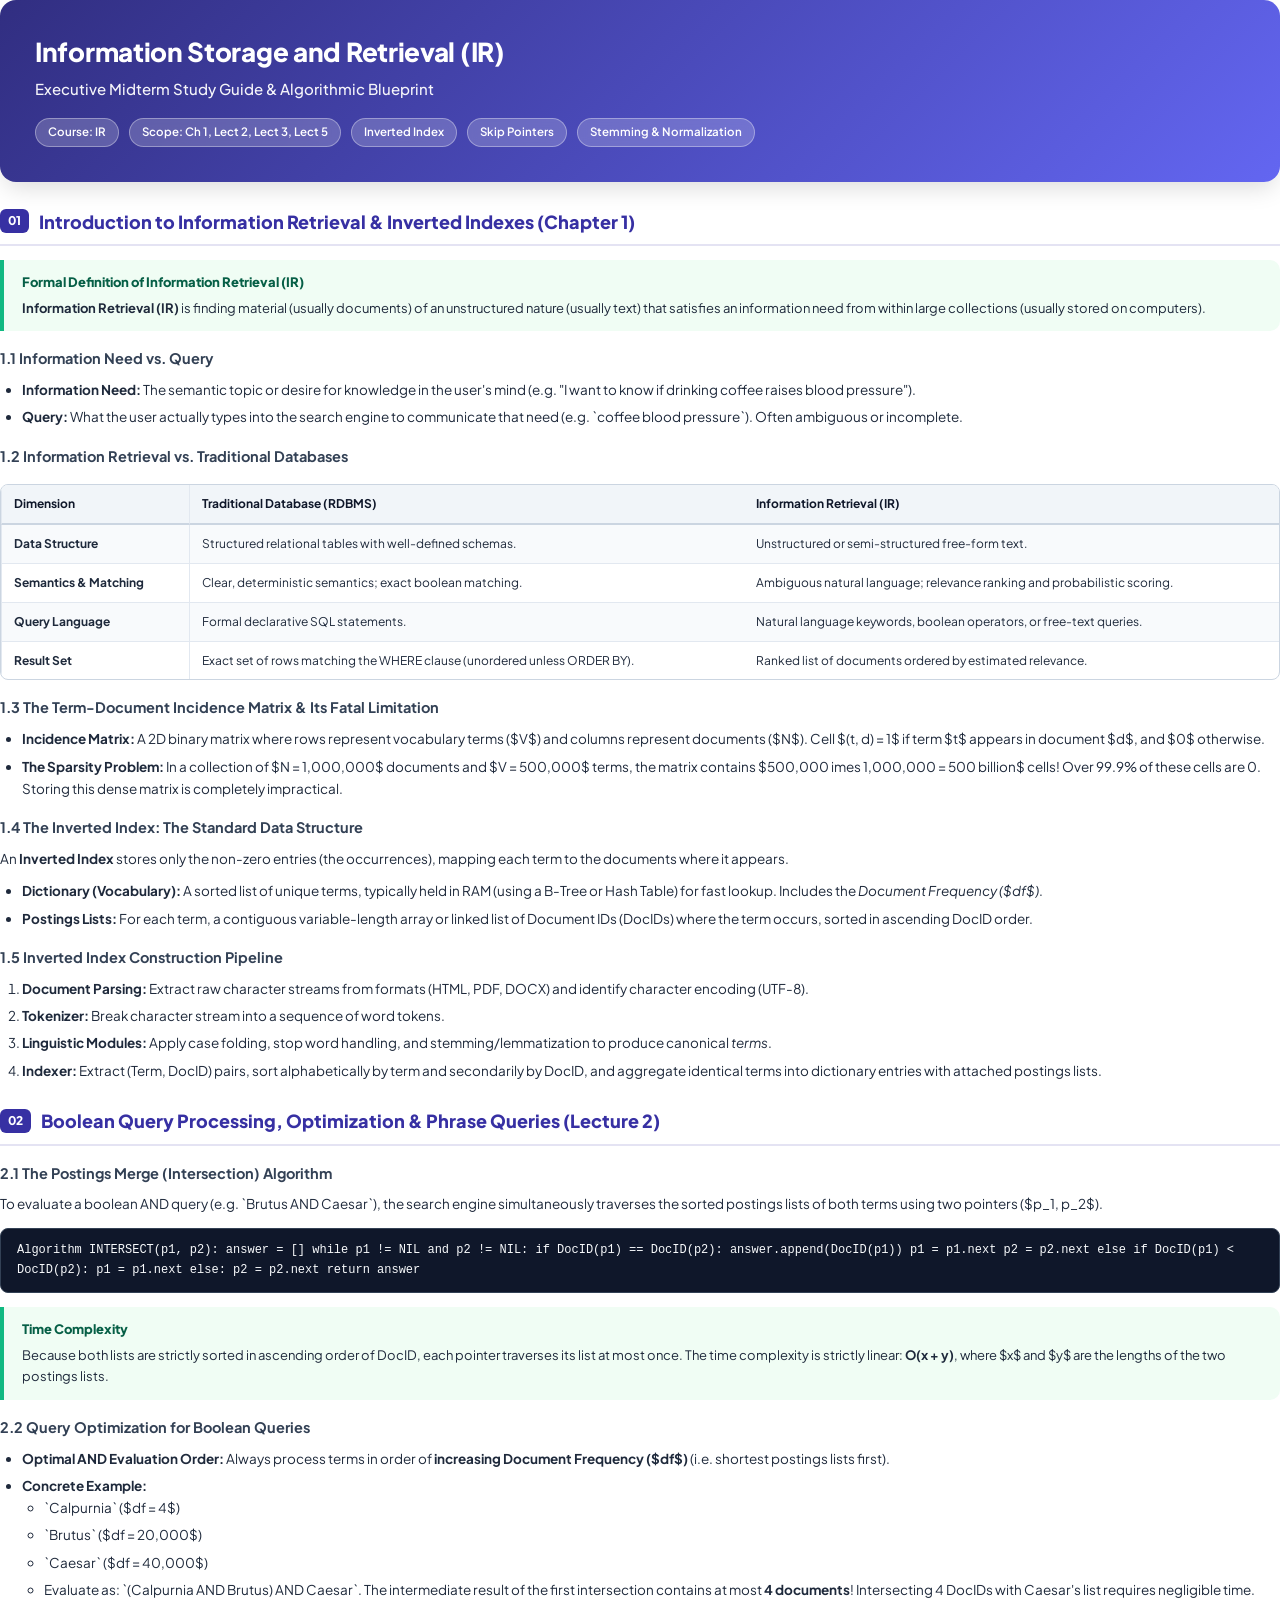
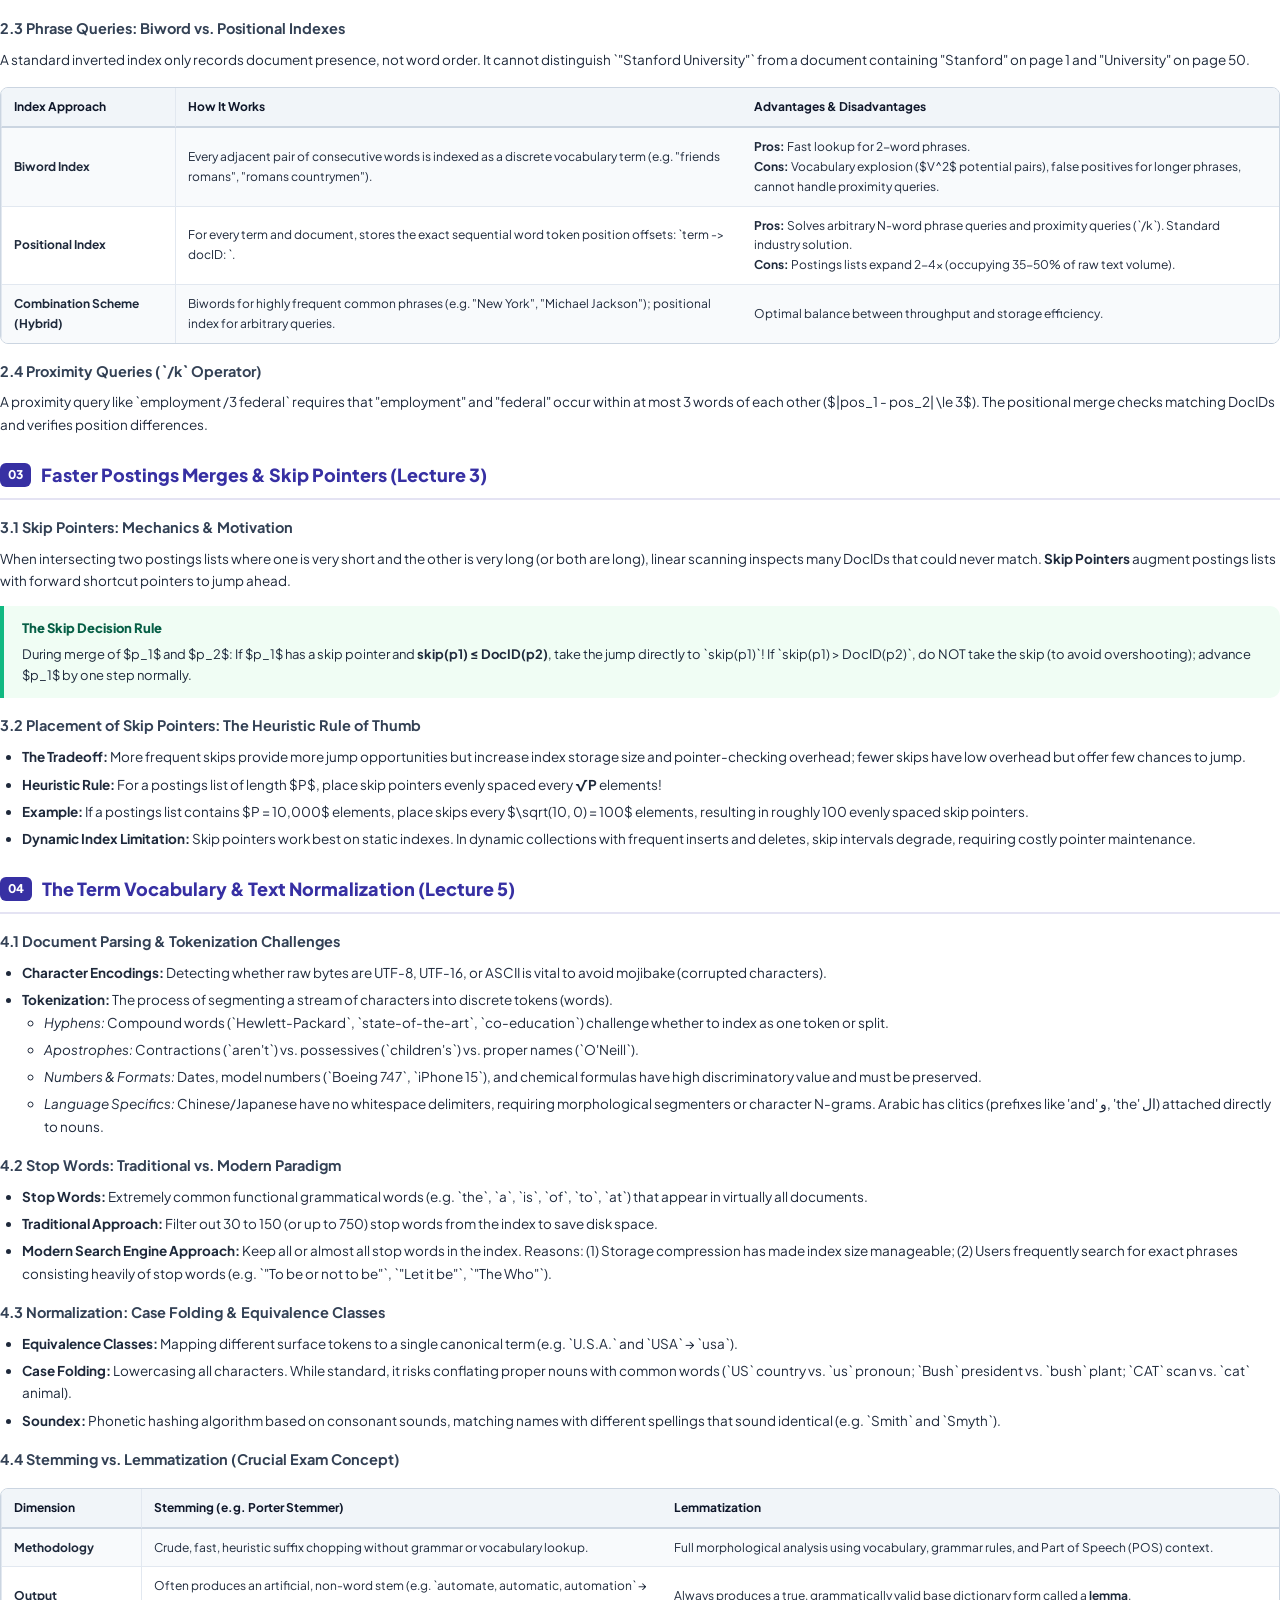
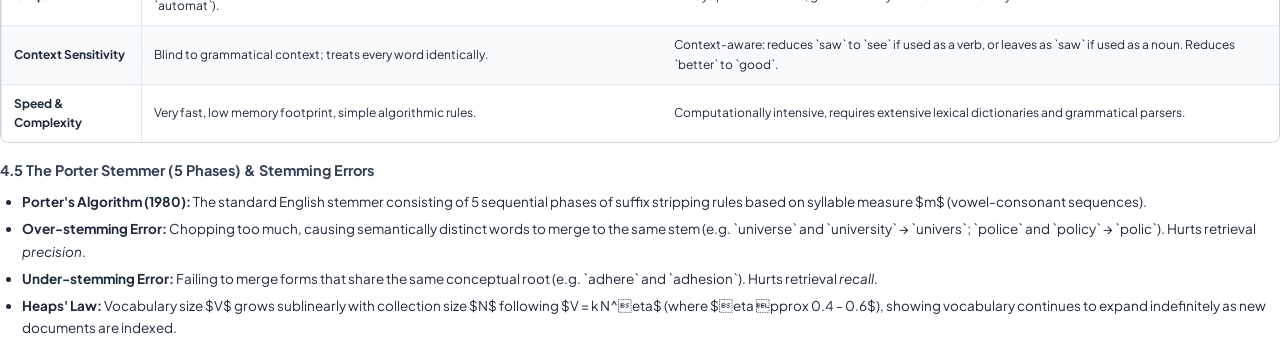
<file: summaries/IR_Summary_EN.html>
<!DOCTYPE html>
<html lang="en">
<head>
<meta charset="utf-8">
<title>Information Storage and Retrieval (IR) - Comprehensive Midterm Summary</title>
<style>
@import url('https://fonts.googleapis.com/css2?family=Cairo:wght@400;600;700;800;900&family=Plus+Jakarta+Sans:wght@400;500;600;700;800&display=swap');

@page {
    size: A4;
    margin: 14mm 16mm 16mm 16mm;
    @bottom-center {
        content: counter(page);
        font-size: 10px;
        color: #94a3b8;
        font-family: sans-serif;
    }
}

* {
    box-sizing: border-box;
    -webkit-print-color-adjust: exact;
    print-color-adjust: exact;
}

body {
    font-family: 'Plus Jakarta Sans', 'Inter', -apple-system, sans-serif;
    direction: ltr;
    text-align: left;
    color: #1e293b;
    background: #ffffff;
    line-height: 1.65;
    font-size: 13.5px;
    margin: 0;
    padding: 0;
}

.hero-banner {
    background: linear-gradient(135deg, #312e81 0%, #6366f1 100%);
    color: #ffffff;
    padding: 35px 35px;
    border-radius: 16px;
    margin-bottom: 25px;
    box-shadow: 0 10px 25px -5px rgba(0, 0, 0, 0.15);
    position: relative;
    overflow: hidden;
}

.hero-banner h1 {
    font-size: 26px;
    font-weight: 900;
    margin: 0 0 8px 0;
    letter-spacing: -0.3px;
    line-height: 1.3;
}

.hero-banner .subtitle {
    font-size: 15px;
    opacity: 0.95;
    font-weight: 500;
    margin: 0 0 16px 0;
}

.hero-badges {
    display: flex;
    gap: 10px;
    flex-wrap: wrap;
}

.hero-badge {
    background: rgba(255, 255, 255, 0.2);
    border: 1px solid rgba(255, 255, 255, 0.35);
    padding: 4px 12px;
    border-radius: 20px;
    font-size: 11.5px;
    font-weight: 600;
    backdrop-filter: blur(4px);
}

.section-block {
    margin-bottom: 28px;
    page-break-inside: avoid;
}

h2 {
    font-size: 18px;
    font-weight: 800;
    color: #3730a3;
    border-bottom: 2.5px solid #3730a322;
    padding-bottom: 8px;
    margin-top: 24px;
    margin-bottom: 14px;
    display: flex;
    align-items: center;
    gap: 10px;
}

.sec-pill {
    background: #3730a3;
    color: #ffffff;
    font-size: 12px;
    font-weight: 800;
    padding: 2px 8px;
    border-radius: 6px;
    display: inline-block;
}

h3 {
    font-size: 14.5px;
    font-weight: 700;
    color: #334155;
    margin-top: 16px;
    margin-bottom: 8px;
}

p {
    margin: 0 0 10px 0;
}

ul, ol {
    margin: 0 0 12px 0;
    padding-left: 22px;
}

li {
    margin-bottom: 5px;
}

.card {
    background: #ffffff;
    border: 1px solid #e2e8f0;
    border-radius: 12px;
    padding: 16px 20px;
    margin: 14px 0;
    box-shadow: 0 2px 8px rgba(0, 0, 0, 0.03);
}

.callout {
    background: #f8fafc;
    border-left: 4px solid #3730a3;
    border-right: none;
    padding: 12px 18px;
    border-radius: 0 10px 10px 0;
    margin: 14px 0;
    font-size: 13px;
}

.callout.tip {
    border-color: #10b981;
    background: #f0fdf4;
}

.callout.warning {
    border-color: #f59e0b;
    background: #fffbeb;
}

.callout.trap {
    border-color: #ef4444;
    background: #fef2f2;
}

.callout-title {
    font-weight: 800;
    margin-bottom: 4px;
    display: flex;
    align-items: center;
    gap: 6px;
}

.callout.tip .callout-title { color: #065f46; }
.callout.warning .callout-title { color: #92400e; }
.callout.trap .callout-title { color: #991b1b; }
.callout:not(.tip):not(.warning):not(.trap) .callout-title { color: #3730a3; }

table {
    width: 100%;
    border-collapse: separate;
    border-spacing: 0;
    margin: 16px 0;
    font-size: 12px;
    border: 1px solid #cbd5e1;
    border-radius: 8px;
    overflow: hidden;
}

th, td {
    padding: 9px 12px;
    text-align: left;
    border-bottom: 1px solid #e2e8f0;
    border-left: 1px solid #e2e8f0;
}

th:last-child, td:last-child {
    border-left: none;
}

tr:last-child td {
    border-bottom: none;
}

th {
    background: #f1f5f9;
    font-weight: 700;
    color: #0f172a;
    border-bottom: 2px solid #cbd5e1;
}

tr:nth-child(even) {
    background-color: #f8fafc;
}

.badge {
    display: inline-block;
    padding: 2px 7px;
    font-size: 11px;
    font-weight: 700;
    border-radius: 4px;
    background: #e2e8f0;
    color: #334155;
}

.badge-green { background: #d1fae5; color: #065f46; }
.badge-blue { background: #dbeafe; color: #1e40af; }
.badge-amber { background: #fef3c7; color: #92400e; }
.badge-purple { background: #ede9fe; color: #5b21b6; }

.code-box {
    background: #0f172a;
    color: #f8fafc;
    padding: 12px 16px;
    border-radius: 8px;
    font-family: 'Consolas', monospace;
    font-size: 12px;
    direction: ltr;
    text-align: left;
    margin: 12px 0;
    overflow-x: auto;
    border: 1px solid #334155;
}

.page-break {
    page-break-after: always;
}
</style>
</head>
<body>

<div class="hero-banner">
    <h1>Information Storage and Retrieval (IR)</h1>
    <div class="subtitle">Executive Midterm Study Guide & Algorithmic Blueprint</div>
    <div class="hero-badges">
        <span class="hero-badge">Course: IR</span><span class="hero-badge">Scope: Ch 1, Lect 2, Lect 3, Lect 5</span><span class="hero-badge">Inverted Index</span><span class="hero-badge">Skip Pointers</span><span class="hero-badge">Stemming & Normalization</span>
    </div>
</div>

<div class="section">
    <h2><span class="sec-pill">01</span> Introduction to Information Retrieval & Inverted Indexes (Chapter 1)</h2>
    <div class="callout tip">
        <div class="callout-title">Formal Definition of Information Retrieval (IR)</div>
        <strong>Information Retrieval (IR)</strong> is finding material (usually documents) of an unstructured nature (usually text) that satisfies an information need from within large collections (usually stored on computers).
    </div>

    <h3>1.1 Information Need vs. Query</h3>
    <ul>
        <li><strong>Information Need:</strong> The semantic topic or desire for knowledge in the user's mind (e.g. "I want to know if drinking coffee raises blood pressure").</li>
        <li><strong>Query:</strong> What the user actually types into the search engine to communicate that need (e.g. `coffee blood pressure`). Often ambiguous or incomplete.</li>
    </ul>

    <h3>1.2 Information Retrieval vs. Traditional Databases</h3>
    <table>
        <tr>
            <th>Dimension</th>
            <th>Traditional Database (RDBMS)</th>
            <th>Information Retrieval (IR)</th>
        </tr>
        <tr>
            <td><strong>Data Structure</strong></td>
            <td>Structured relational tables with well-defined schemas.</td>
            <td>Unstructured or semi-structured free-form text.</td>
        </tr>
        <tr>
            <td><strong>Semantics & Matching</strong></td>
            <td>Clear, deterministic semantics; exact boolean matching.</td>
            <td>Ambiguous natural language; relevance ranking and probabilistic scoring.</td>
        </tr>
        <tr>
            <td><strong>Query Language</strong></td>
            <td>Formal declarative SQL statements.</td>
            <td>Natural language keywords, boolean operators, or free-text queries.</td>
        </tr>
        <tr>
            <td><strong>Result Set</strong></td>
            <td>Exact set of rows matching the WHERE clause (unordered unless ORDER BY).</td>
            <td>Ranked list of documents ordered by estimated relevance.</td>
        </tr>
    </table>

    <h3>1.3 The Term-Document Incidence Matrix & Its Fatal Limitation</h3>
    <ul>
        <li><strong>Incidence Matrix:</strong> A 2D binary matrix where rows represent vocabulary terms ($V$) and columns represent documents ($N$). Cell $(t, d) = 1$ if term $t$ appears in document $d$, and $0$ otherwise.</li>
        <li><strong>The Sparsity Problem:</strong> In a collection of $N = 1,000,000$ documents and $V = 500,000$ terms, the matrix contains $500,000 	imes 1,000,000 = 500 billion$ cells! Over 99.9% of these cells are 0. Storing this dense matrix is completely impractical.</li>
    </ul>

    <h3>1.4 The Inverted Index: The Standard Data Structure</h3>
    <p>An <strong>Inverted Index</strong> stores only the non-zero entries (the occurrences), mapping each term to the documents where it appears.</p>
    <ul>
        <li><strong>Dictionary (Vocabulary):</strong> A sorted list of unique terms, typically held in RAM (using a B-Tree or Hash Table) for fast lookup. Includes the <em>Document Frequency ($df$)</em>.</li>
        <li><strong>Postings Lists:</strong> For each term, a contiguous variable-length array or linked list of Document IDs (DocIDs) where the term occurs, sorted in ascending DocID order.</li>
    </ul>

    <h3>1.5 Inverted Index Construction Pipeline</h3>
    <ol>
        <li><strong>Document Parsing:</strong> Extract raw character streams from formats (HTML, PDF, DOCX) and identify character encoding (UTF-8).</li>
        <li><strong>Tokenizer:</strong> Break character stream into a sequence of word tokens.</li>
        <li><strong>Linguistic Modules:</strong> Apply case folding, stop word handling, and stemming/lemmatization to produce canonical <em>terms</em>.</li>
        <li><strong>Indexer:</strong> Extract (Term, DocID) pairs, sort alphabetically by term and secondarily by DocID, and aggregate identical terms into dictionary entries with attached postings lists.</li>
    </ol>
</div>

<div class="page-break"></div>

<div class="section">
    <h2><span class="sec-pill">02</span> Boolean Query Processing, Optimization & Phrase Queries (Lecture 2)</h2>

    <h3>2.1 The Postings Merge (Intersection) Algorithm</h3>
    <p>To evaluate a boolean AND query (e.g. `Brutus AND Caesar`), the search engine simultaneously traverses the sorted postings lists of both terms using two pointers ($p_1, p_2$).</p>
    
    <div class="code-box">
Algorithm INTERSECT(p1, p2):
    answer = []
    while p1 != NIL and p2 != NIL:
        if DocID(p1) == DocID(p2):
            answer.append(DocID(p1))
            p1 = p1.next
            p2 = p2.next
        else if DocID(p1) < DocID(p2):
            p1 = p1.next
        else:
            p2 = p2.next
    return answer
    </div>

    <div class="callout tip">
        <div class="callout-title">Time Complexity</div>
        Because both lists are strictly sorted in ascending order of DocID, each pointer traverses its list at most once. The time complexity is strictly linear: <strong>O(x + y)</strong>, where $x$ and $y$ are the lengths of the two postings lists.
    </div>

    <h3>2.2 Query Optimization for Boolean Queries</h3>
    <ul>
        <li><strong>Optimal AND Evaluation Order:</strong> Always process terms in order of <strong>increasing Document Frequency ($df$)</strong> (i.e. shortest postings lists first).</li>
        <li><strong>Concrete Example:</strong>
            <ul>
                <li>`Calpurnia` ($df = 4$)</li>
                <li>`Brutus` ($df = 20,000$)</li>
                <li>`Caesar` ($df = 40,000$)</li>
                <li>Evaluate as: `(Calpurnia AND Brutus) AND Caesar`. The intermediate result of the first intersection contains at most <strong>4 documents</strong>! Intersecting 4 DocIDs with Caesar's list requires negligible time.</li>
            </ul>
        </li>
    </ul>

    <h3>2.3 Phrase Queries: Biword vs. Positional Indexes</h3>
    <p>A standard inverted index only records document presence, not word order. It cannot distinguish `"Stanford University"` from a document containing "Stanford" on page 1 and "University" on page 50.</p>
    <table>
        <tr>
            <th>Index Approach</th>
            <th>How It Works</th>
            <th>Advantages & Disadvantages</th>
        </tr>
        <tr>
            <td><strong>Biword Index</strong></td>
            <td>Every adjacent pair of consecutive words is indexed as a discrete vocabulary term (e.g. "friends romans", "romans countrymen").</td>
            <td><strong>Pros:</strong> Fast lookup for 2-word phrases.<br><strong>Cons:</strong> Vocabulary explosion ($V^2$ potential pairs), false positives for longer phrases, cannot handle proximity queries.</td>
        </tr>
        <tr>
            <td><strong>Positional Index</strong></td>
            <td>For every term and document, stores the exact sequential word token position offsets: `term -> docID: <pos1, pos2, ...>`.</td>
            <td><strong>Pros:</strong> Solves arbitrary N-word phrase queries and proximity queries (`/k`). Standard industry solution.<br><strong>Cons:</strong> Postings lists expand 2-4x (occupying 35-50% of raw text volume).</td>
        </tr>
        <tr>
            <td><strong>Combination Scheme (Hybrid)</strong></td>
            <td>Biwords for highly frequent common phrases (e.g. "New York", "Michael Jackson"); positional index for arbitrary queries.</td>
            <td>Optimal balance between throughput and storage efficiency.</td>
        </tr>
    </table>

    <h3>2.4 Proximity Queries (`/k` Operator)</h3>
    <p>A proximity query like `employment /3 federal` requires that "employment" and "federal" occur within at most 3 words of each other ($|pos_1 - pos_2| \le 3$). The positional merge checks matching DocIDs and verifies position differences.</p>
</div>

<div class="page-break"></div>

<div class="section">
    <h2><span class="sec-pill">03</span> Faster Postings Merges & Skip Pointers (Lecture 3)</h2>

    <h3>3.1 Skip Pointers: Mechanics & Motivation</h3>
    <p>When intersecting two postings lists where one is very short and the other is very long (or both are long), linear scanning inspects many DocIDs that could never match. <strong>Skip Pointers</strong> augment postings lists with forward shortcut pointers to jump ahead.</p>

    <div class="callout tip">
        <div class="callout-title">The Skip Decision Rule</div>
        During merge of $p_1$ and $p_2$: If $p_1$ has a skip pointer and <strong>skip(p1) &le; DocID(p2)</strong>, take the jump directly to `skip(p1)`! If `skip(p1) > DocID(p2)`, do NOT take the skip (to avoid overshooting); advance $p_1$ by one step normally.
    </div>

    <h3>3.2 Placement of Skip Pointers: The Heuristic Rule of Thumb</h3>
    <ul>
        <li><strong>The Tradeoff:</strong> More frequent skips provide more jump opportunities but increase index storage size and pointer-checking overhead; fewer skips have low overhead but offer few chances to jump.</li>
        <li><strong>Heuristic Rule:</strong> For a postings list of length $P$, place skip pointers evenly spaced every <strong>&radic;P</strong> elements!</li>
        <li><strong>Example:</strong> If a postings list contains $P = 10,000$ elements, place skips every $\sqrt(10, 0) = 100$ elements, resulting in roughly 100 evenly spaced skip pointers.</li>
        <li><strong>Dynamic Index Limitation:</strong> Skip pointers work best on static indexes. In dynamic collections with frequent inserts and deletes, skip intervals degrade, requiring costly pointer maintenance.</li>
    </ul>
</div>

<div class="page-break"></div>

<div class="section">
    <h2><span class="sec-pill">04</span> The Term Vocabulary & Text Normalization (Lecture 5)</h2>

    <h3>4.1 Document Parsing & Tokenization Challenges</h3>
    <ul>
        <li><strong>Character Encodings:</strong> Detecting whether raw bytes are UTF-8, UTF-16, or ASCII is vital to avoid mojibake (corrupted characters).</li>
        <li><strong>Tokenization:</strong> The process of segmenting a stream of characters into discrete tokens (words).
            <ul>
                <li><em>Hyphens:</em> Compound words (`Hewlett-Packard`, `state-of-the-art`, `co-education`) challenge whether to index as one token or split.</li>
                <li><em>Apostrophes:</em> Contractions (`aren't`) vs. possessives (`children's`) vs. proper names (`O'Neill`).</li>
                <li><em>Numbers & Formats:</em> Dates, model numbers (`Boeing 747`, `iPhone 15`), and chemical formulas have high discriminatory value and must be preserved.</li>
                <li><em>Language Specifics:</em> Chinese/Japanese have no whitespace delimiters, requiring morphological segmenters or character N-grams. Arabic has clitics (prefixes like 'and' و, 'the' ال) attached directly to nouns.</li>
            </ul>
        </li>
    </ul>

    <h3>4.2 Stop Words: Traditional vs. Modern Paradigm</h3>
    <ul>
        <li><strong>Stop Words:</strong> Extremely common functional grammatical words (e.g. `the`, `a`, `is`, `of`, `to`, `at`) that appear in virtually all documents.</li>
        <li><strong>Traditional Approach:</strong> Filter out 30 to 150 (or up to 750) stop words from the index to save disk space.</li>
        <li><strong>Modern Search Engine Approach:</strong> Keep all or almost all stop words in the index. Reasons: (1) Storage compression has made index size manageable; (2) Users frequently search for exact phrases consisting heavily of stop words (e.g. `"To be or not to be"`, `"Let it be"`, `"The Who"`).</li>
    </ul>

    <h3>4.3 Normalization: Case Folding & Equivalence Classes</h3>
    <ul>
        <li><strong>Equivalence Classes:</strong> Mapping different surface tokens to a single canonical term (e.g. `U.S.A.` and `USA` &rarr; `usa`).</li>
        <li><strong>Case Folding:</strong> Lowercasing all characters. While standard, it risks conflating proper nouns with common words (`US` country vs. `us` pronoun; `Bush` president vs. `bush` plant; `CAT` scan vs. `cat` animal).</li>
        <li><strong>Soundex:</strong> Phonetic hashing algorithm based on consonant sounds, matching names with different spellings that sound identical (e.g. `Smith` and `Smyth`).</li>
    </ul>

    <h3>4.4 Stemming vs. Lemmatization (Crucial Exam Concept)</h3>
    <table>
        <tr>
            <th>Dimension</th>
            <th>Stemming (e.g. Porter Stemmer)</th>
            <th>Lemmatization</th>
        </tr>
        <tr>
            <td><strong>Methodology</strong></td>
            <td>Crude, fast, heuristic suffix chopping without grammar or vocabulary lookup.</td>
            <td>Full morphological analysis using vocabulary, grammar rules, and Part of Speech (POS) context.</td>
        </tr>
        <tr>
            <td><strong>Output</strong></td>
            <td>Often produces an artificial, non-word stem (e.g. `automate, automatic, automation` &rarr; `automat`).</td>
            <td>Always produces a true, grammatically valid base dictionary form called a <strong>lemma</strong>.</td>
        </tr>
        <tr>
            <td><strong>Context Sensitivity</strong></td>
            <td>Blind to grammatical context; treats every word identically.</td>
            <td>Context-aware: reduces `saw` to `see` if used as a verb, or leaves as `saw` if used as a noun. Reduces `better` to `good`.</td>
        </tr>
        <tr>
            <td><strong>Speed & Complexity</strong></td>
            <td>Very fast, low memory footprint, simple algorithmic rules.</td>
            <td>Computationally intensive, requires extensive lexical dictionaries and grammatical parsers.</td>
        </tr>
    </table>

    <h3>4.5 The Porter Stemmer (5 Phases) & Stemming Errors</h3>
    <ul>
        <li><strong>Porter's Algorithm (1980):</strong> The standard English stemmer consisting of 5 sequential phases of suffix stripping rules based on syllable measure $m$ (vowel-consonant sequences).</li>
        <li><strong>Over-stemming Error:</strong> Chopping too much, causing semantically distinct words to merge to the same stem (e.g. `universe` and `university` &rarr; `univers`; `police` and `policy` &rarr; `polic`). Hurts retrieval <em>precision</em>.</li>
        <li><strong>Under-stemming Error:</strong> Failing to merge forms that share the same conceptual root (e.g. `adhere` and `adhesion`). Hurts retrieval <em>recall</em>.</li>
        <li><strong>Heaps' Law:</strong> Vocabulary size $V$ grows sublinearly with collection size $N$ following $V = k N^eta$ (where $eta pprox 0.4 - 0.6$), showing vocabulary continues to expand indefinitely as new documents are indexed.</li>
    </ul>
</div>

</body>
</html>
</file>
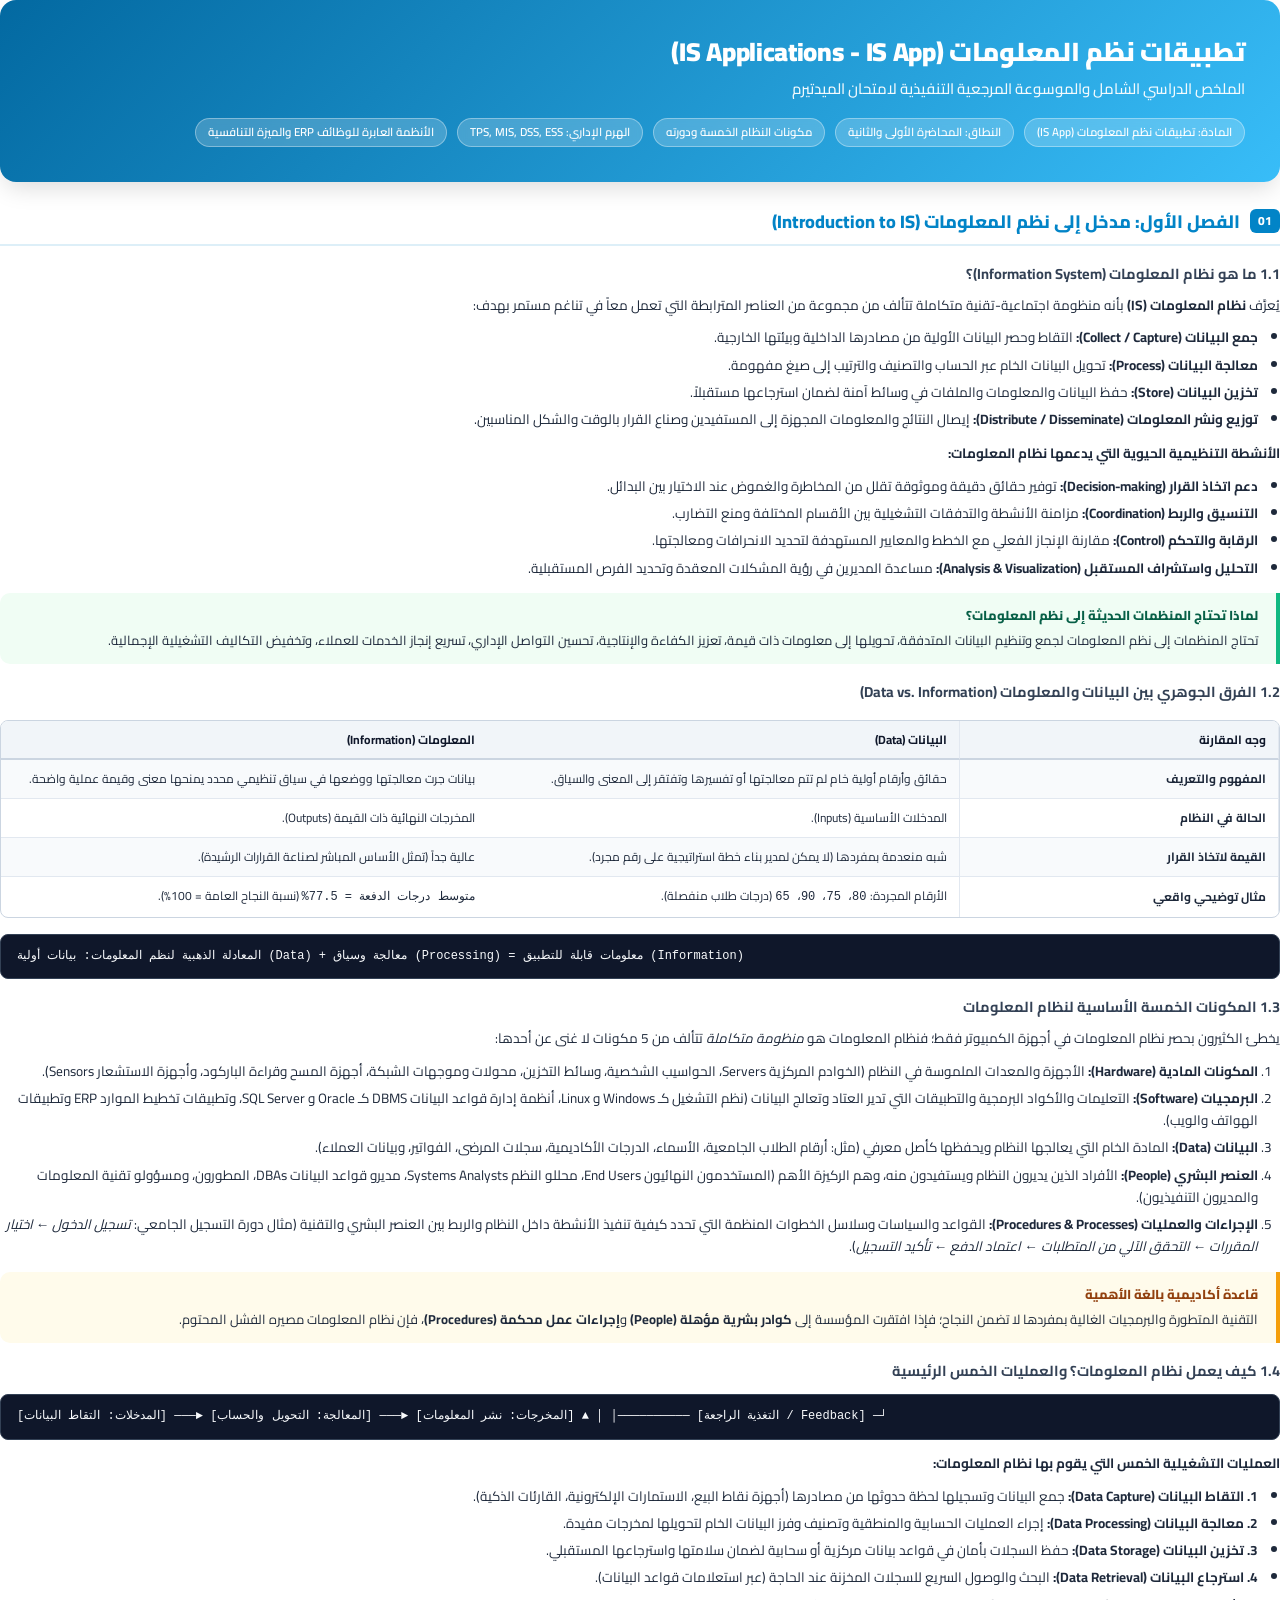
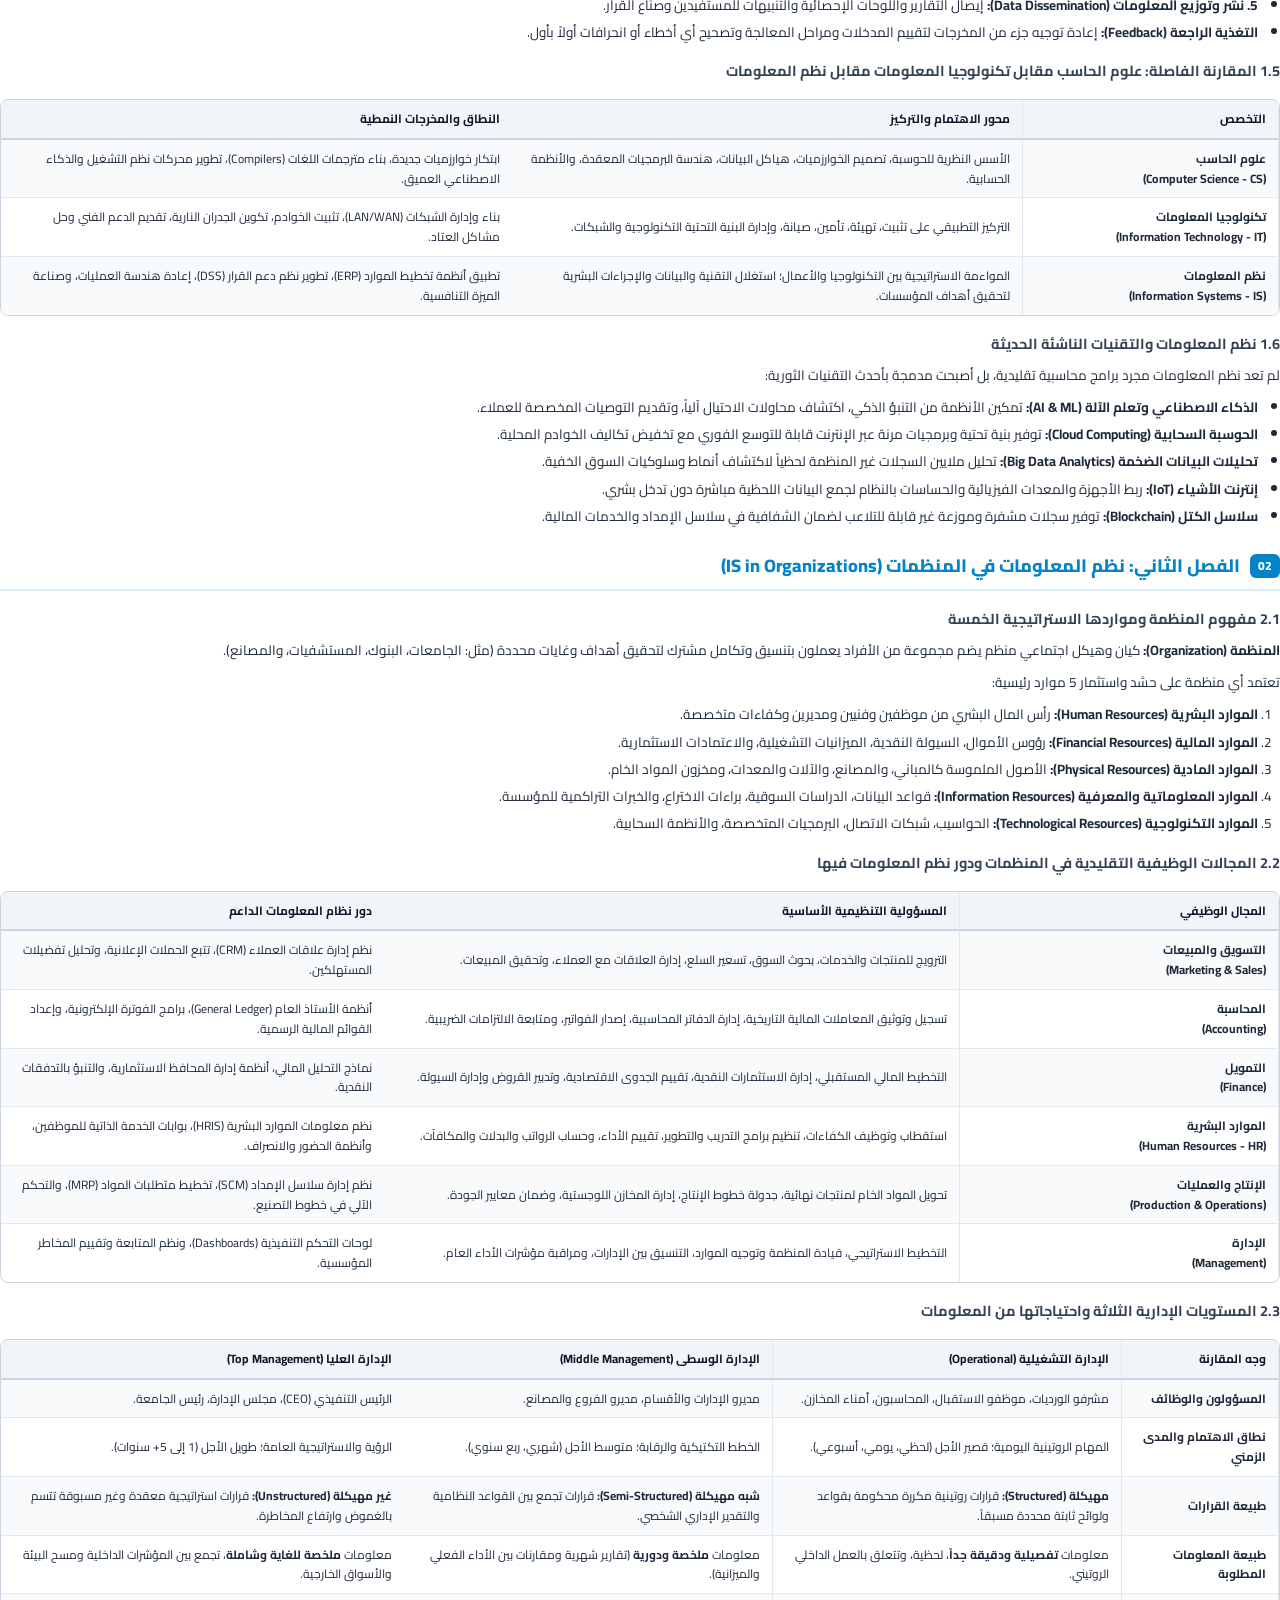
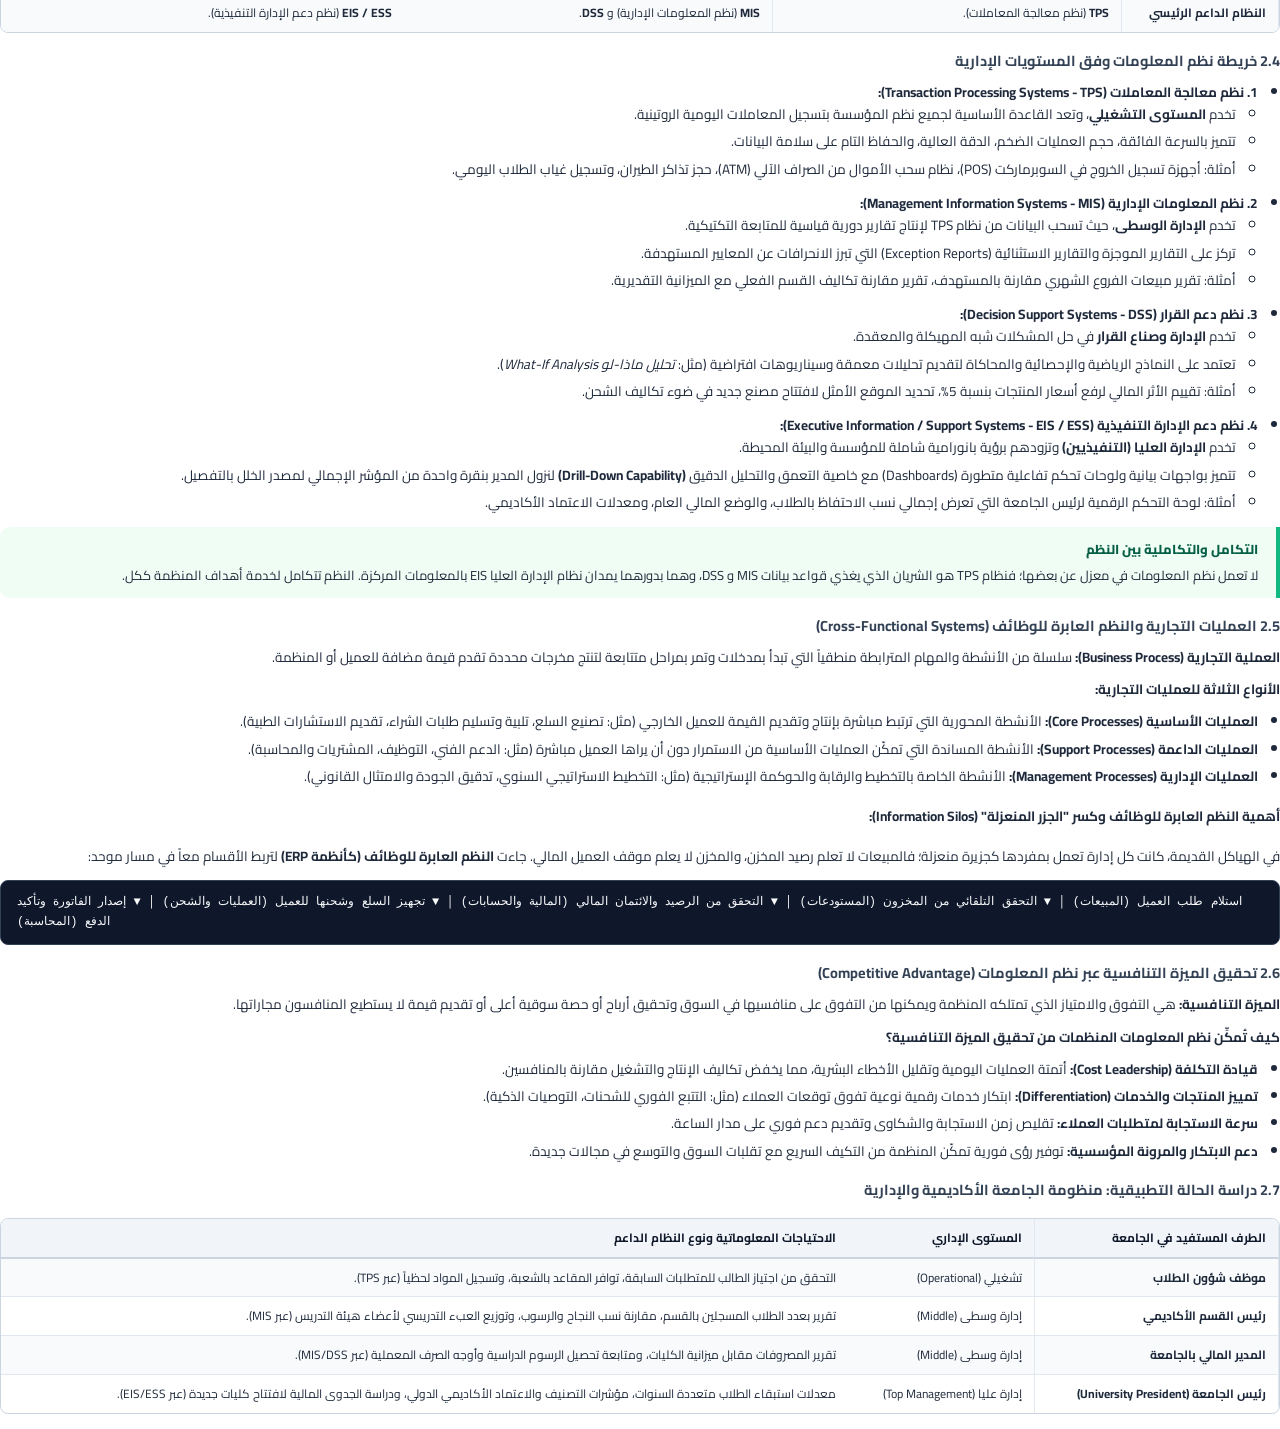
<file: summaries/ISApp_Summary_AR.html>
<!DOCTYPE html>
<html lang="ar" dir="rtl">
<head>
<meta charset="utf-8">
<title>تطبيقات نظم المعلومات (IS App) - ملخص الميدتيرم الشامل</title>
<style>
@import url('https://fonts.googleapis.com/css2?family=Cairo:wght@400;600;700;800;900&family=Plus+Jakarta+Sans:wght@400;500;600;700;800&display=swap');

@page {
    size: A4;
    margin: 14mm 16mm 16mm 16mm;
    @bottom-center {
        content: counter(page);
        font-size: 10px;
        color: #94a3b8;
        font-family: sans-serif;
    }
}

* {
    box-sizing: border-box;
    -webkit-print-color-adjust: exact;
    print-color-adjust: exact;
}

body {
    font-family: 'Cairo', 'Segoe UI', Tahoma, sans-serif;
    direction: rtl;
    text-align: right;
    color: #1e293b;
    background: #ffffff;
    line-height: 1.65;
    font-size: 13.5px;
    margin: 0;
    padding: 0;
}

.hero-banner {
    background: linear-gradient(135deg, #0369a1 0%, #38bdf8 100%);
    color: #ffffff;
    padding: 35px 35px;
    border-radius: 16px;
    margin-bottom: 25px;
    box-shadow: 0 10px 25px -5px rgba(0, 0, 0, 0.15);
    position: relative;
    overflow: hidden;
}

.hero-banner h1 {
    font-size: 26px;
    font-weight: 900;
    margin: 0 0 8px 0;
    letter-spacing: -0.3px;
    line-height: 1.3;
}

.hero-banner .subtitle {
    font-size: 15px;
    opacity: 0.95;
    font-weight: 500;
    margin: 0 0 16px 0;
}

.hero-badges {
    display: flex;
    gap: 10px;
    flex-wrap: wrap;
}

.hero-badge {
    background: rgba(255, 255, 255, 0.2);
    border: 1px solid rgba(255, 255, 255, 0.35);
    padding: 4px 12px;
    border-radius: 20px;
    font-size: 11.5px;
    font-weight: 600;
    backdrop-filter: blur(4px);
}

.section-block {
    margin-bottom: 28px;
    page-break-inside: avoid;
}

h2 {
    font-size: 18px;
    font-weight: 800;
    color: #0284c7;
    border-bottom: 2.5px solid #0284c722;
    padding-bottom: 8px;
    margin-top: 24px;
    margin-bottom: 14px;
    display: flex;
    align-items: center;
    gap: 10px;
}

.sec-pill {
    background: #0284c7;
    color: #ffffff;
    font-size: 12px;
    font-weight: 800;
    padding: 2px 8px;
    border-radius: 6px;
    display: inline-block;
}

h3 {
    font-size: 14.5px;
    font-weight: 700;
    color: #334155;
    margin-top: 16px;
    margin-bottom: 8px;
}

p {
    margin: 0 0 10px 0;
}

ul, ol {
    margin: 0 0 12px 0;
    padding-right: 22px;
}

li {
    margin-bottom: 5px;
}

.card {
    background: #ffffff;
    border: 1px solid #e2e8f0;
    border-radius: 12px;
    padding: 16px 20px;
    margin: 14px 0;
    box-shadow: 0 2px 8px rgba(0, 0, 0, 0.03);
}

.callout {
    background: #f8fafc;
    border-right: 4px solid #0284c7;
    border-left: none;
    padding: 12px 18px;
    border-radius: 10px 0 0 10px;
    margin: 14px 0;
    font-size: 13px;
}

.callout.tip {
    border-color: #10b981;
    background: #f0fdf4;
}

.callout.warning {
    border-color: #f59e0b;
    background: #fffbeb;
}

.callout.trap {
    border-color: #ef4444;
    background: #fef2f2;
}

.callout-title {
    font-weight: 800;
    margin-bottom: 4px;
    display: flex;
    align-items: center;
    gap: 6px;
}

.callout.tip .callout-title { color: #065f46; }
.callout.warning .callout-title { color: #92400e; }
.callout.trap .callout-title { color: #991b1b; }
.callout:not(.tip):not(.warning):not(.trap) .callout-title { color: #0284c7; }

table {
    width: 100%;
    border-collapse: separate;
    border-spacing: 0;
    margin: 16px 0;
    font-size: 12px;
    border: 1px solid #cbd5e1;
    border-radius: 8px;
    overflow: hidden;
}

th, td {
    padding: 9px 12px;
    text-align: right;
    border-bottom: 1px solid #e2e8f0;
    border-right: 1px solid #e2e8f0;
}

th:last-child, td:last-child {
    border-right: none;
}

tr:last-child td {
    border-bottom: none;
}

th {
    background: #f1f5f9;
    font-weight: 700;
    color: #0f172a;
    border-bottom: 2px solid #cbd5e1;
}

tr:nth-child(even) {
    background-color: #f8fafc;
}

.badge {
    display: inline-block;
    padding: 2px 7px;
    font-size: 11px;
    font-weight: 700;
    border-radius: 4px;
    background: #e2e8f0;
    color: #334155;
}

.badge-green { background: #d1fae5; color: #065f46; }
.badge-blue { background: #dbeafe; color: #1e40af; }
.badge-amber { background: #fef3c7; color: #92400e; }
.badge-purple { background: #ede9fe; color: #5b21b6; }

.code-box {
    background: #0f172a;
    color: #f8fafc;
    padding: 12px 16px;
    border-radius: 8px;
    font-family: 'Consolas', monospace;
    font-size: 12px;
    direction: ltr;
    text-align: left;
    margin: 12px 0;
    overflow-x: auto;
    border: 1px solid #334155;
}

.page-break {
    page-break-after: always;
}
</style>
</head>
<body class="ar">

<div class="hero-banner">
    <h1>تطبيقات نظم المعلومات (IS Applications - IS App)</h1>
    <div class="subtitle">الملخص الدراسي الشامل والموسوعة المرجعية التنفيذية لامتحان الميدتيرم</div>
    <div class="hero-badges">
        <span class="hero-badge">المادة: تطبيقات نظم المعلومات (IS App)</span><span class="hero-badge">النطاق: المحاضرة الأولى والثانية</span><span class="hero-badge">مكونات النظام الخمسة ودورته</span><span class="hero-badge">الهرم الإداري: TPS, MIS, DSS, ESS</span><span class="hero-badge">الأنظمة العابرة للوظائف ERP والميزة التنافسية</span>
    </div>
</div>

<div class="section">
    <h2><span class="sec-pill">01</span> الفصل الأول: مدخل إلى نظم المعلومات (Introduction to IS)</h2>

    <h3>1.1 ما هو نظام المعلومات (Information System)؟</h3>
    <p>يُعرَّف <strong>نظام المعلومات (IS)</strong> بأنه منظومة اجتماعية-تقنية متكاملة تتألف من مجموعة من العناصر المترابطة التي تعمل معاً في تناغم مستمر بهدف:</p>
    <ul>
        <li><strong>جمع البيانات (Collect / Capture):</strong> التقاط وحصر البيانات الأولية من مصادرها الداخلية وبيئتها الخارجية.</li>
        <li><strong>معالجة البيانات (Process):</strong> تحويل البيانات الخام عبر الحساب والتصنيف والترتيب إلى صيغ مفهومة.</li>
        <li><strong>تخزين البيانات (Store):</strong> حفظ البيانات والمعلومات والملفات في وسائط آمنة لضمان استرجاعها مستقبلاً.</li>
        <li><strong>توزيع ونشر المعلومات (Distribute / Disseminate):</strong> إيصال النتائج والمعلومات المجهزة إلى المستفيدين وصناع القرار بالوقت والشكل المناسبين.</li>
    </ul>
    <p><strong>الأنشطة التنظيمية الحيوية التي يدعمها نظام المعلومات:</strong></p>
    <ul>
        <li><strong>دعم اتخاذ القرار (Decision-making):</strong> توفير حقائق دقيقة وموثوقة تقلل من المخاطرة والغموض عند الاختيار بين البدائل.</li>
        <li><strong>التنسيق والربط (Coordination):</strong> مزامنة الأنشطة والتدفقات التشغيلية بين الأقسام المختلفة ومنع التضارب.</li>
        <li><strong>الرقابة والتحكم (Control):</strong> مقارنة الإنجاز الفعلي مع الخطط والمعايير المستهدفة لتحديد الانحرافات ومعالجتها.</li>
        <li><strong>التحليل واستشراف المستقبل (Analysis & Visualization):</strong> مساعدة المديرين في رؤية المشكلات المعقدة وتحديد الفرص المستقبلية.</li>
    </ul>

    <div class="callout tip">
        <div class="callout-title">لماذا تحتاج المنظمات الحديثة إلى نظم المعلومات؟</div>
        تحتاج المنظمات إلى نظم المعلومات لجمع وتنظيم البيانات المتدفقة، تحويلها إلى معلومات ذات قيمة، تعزيز الكفاءة والإنتاجية، تحسين التواصل الإداري، تسريع إنجاز الخدمات للعملاء، وتخفيض التكاليف التشغيلية الإجمالية.
    </div>

    <h3>1.2 الفرق الجوهري بين البيانات والمعلومات (Data vs. Information)</h3>
    <table>
        <tr>
            <th style="width: 25%;">وجه المقارنة</th>
            <th style="width: 37%;">البيانات (Data)</th>
            <th style="width: 38%;">المعلومات (Information)</th>
        </tr>
        <tr>
            <td><strong>المفهوم والتعريف</strong></td>
            <td>حقائق وأرقام أولية خام لم تتم معالجتها أو تفسيرها وتفتقر إلى المعنى والسياق.</td>
            <td>بيانات جرت معالجتها ووضعها في سياق تنظيمي محدد يمنحها معنى وقيمة عملية واضحة.</td>
        </tr>
        <tr>
            <td><strong>الحالة في النظام</strong></td>
            <td>المدخلات الأساسية (Inputs).</td>
            <td>المخرجات النهائية ذات القيمة (Outputs).</td>
        </tr>
        <tr>
            <td><strong>القيمة لاتخاذ القرار</strong></td>
            <td>شبه منعدمة بمفردها (لا يمكن لمدير بناء خطة استراتيجية على رقم مجرد).</td>
            <td>عالية جداً (تمثل الأساس المباشر لصناعة القرارات الرشيدة).</td>
        </tr>
        <tr>
            <td><strong>مثال توضيحي واقعي</strong></td>
            <td>الأرقام المجردة: <code>80، 75، 90، 65</code> (درجات طلاب منفصلة).</td>
            <td><code>متوسط درجات الدفعة = 77.5%</code> (نسبة النجاح العامة = 100%).</td>
        </tr>
    </table>

    <div class="code-box">
المعادلة الذهبية لنظم المعلومات: بيانات أولية (Data) + معالجة وسياق (Processing) = معلومات قابلة للتطبيق (Information)
    </div>

    <h3>1.3 المكونات الخمسة الأساسية لنظام المعلومات</h3>
    <p>يخطئ الكثيرون بحصر نظام المعلومات في أجهزة الكمبيوتر فقط؛ فنظام المعلومات هو <em>منظومة متكاملة</em> تتألف من 5 مكونات لا غنى عن أحدها:</p>
    <ol>
        <li><strong>المكونات المادية (Hardware):</strong> الأجهزة والمعدات الملموسة في النظام (الخوادم المركزية Servers، الحواسيب الشخصية، وسائط التخزين، محولات وموجهات الشبكة، أجهزة المسح وقراءة الباركود، وأجهزة الاستشعار Sensors).</li>
        <li><strong>البرمجيات (Software):</strong> التعليمات والأكواد البرمجية والتطبيقات التي تدير العتاد وتعالج البيانات (نظم التشغيل كـ Windows و Linux، أنظمة إدارة قواعد البيانات DBMS كـ Oracle و SQL Server، وتطبيقات تخطيط الموارد ERP وتطبيقات الهواتف والويب).</li>
        <li><strong>البيانات (Data):</strong> المادة الخام التي يعالجها النظام ويحفظها كأصل معرفي (مثل: أرقام الطلاب الجامعية، الأسماء، الدرجات الأكاديمية، سجلات المرضى، الفواتير، وبيانات العملاء).</li>
        <li><strong>العنصر البشري (People):</strong> الأفراد الذين يديرون النظام ويستفيدون منه، وهم الركيزة الأهم (المستخدمون النهائيون End Users، محللو النظم Systems Analysts، مديرو قواعد البيانات DBAs، المطورون، ومسؤولو تقنية المعلومات والمديرون التنفيذيون).</li>
        <li><strong>الإجراءات والعمليات (Procedures & Processes):</strong> القواعد والسياسات وسلاسل الخطوات المنظمة التي تحدد كيفية تنفيذ الأنشطة داخل النظام والربط بين العنصر البشري والتقنية (مثال دورة التسجيل الجامعي: <em>تسجيل الدخول ← اختيار المقررات ← التحقق الآلي من المتطلبات ← اعتماد الدفع ← تأكيد التسجيل</em>).</li>
    </ol>

    <div class="callout warning">
        <div class="callout-title">قاعدة أكاديمية بالغة الأهمية</div>
        التقنية المتطورة والبرمجيات الغالية بمفردها لا تضمن النجاح؛ فإذا افتقرت المؤسسة إلى <strong>كوادر بشرية مؤهلة (People)</strong> و<strong>إجراءات عمل محكمة (Procedures)</strong>، فإن نظام المعلومات مصيره الفشل المحتوم.
    </div>

    <h3>1.4 كيف يعمل نظام المعلومات؟ والعمليات الخمس الرئيسية</h3>
    <div class="code-box">
[المدخلات: التقاط البيانات] ───► [المعالجة: التحويل والحساب] ───► [المخرجات: نشر المعلومات]
                                      ▲                                        │
                                      │────────── [التغذية الراجعة / Feedback] ─┘
    </div>
    <p><strong>العمليات التشغيلية الخمس التي يقوم بها نظام المعلومات:</strong></p>
    <ul>
        <li><strong>1. التقاط البيانات (Data Capture):</strong> جمع البيانات وتسجيلها لحظة حدوثها من مصادرها (أجهزة نقاط البيع، الاستمارات الإلكترونية، القارئات الذكية).</li>
        <li><strong>2. معالجة البيانات (Data Processing):</strong> إجراء العمليات الحسابية والمنطقية وتصنيف وفرز البيانات الخام لتحويلها لمخرجات مفيدة.</li>
        <li><strong>3. تخزين البيانات (Data Storage):</strong> حفظ السجلات بأمان في قواعد بيانات مركزية أو سحابية لضمان سلامتها واسترجاعها المستقبلي.</li>
        <li><strong>4. استرجاع البيانات (Data Retrieval):</strong> البحث والوصول السريع للسجلات المخزنة عند الحاجة (عبر استعلامات قواعد البيانات).</li>
        <li><strong>5. نشر وتوزيع المعلومات (Data Dissemination):</strong> إيصال التقارير واللوحات الإحصائية والتنبيهات للمستفيدين وصناع القرار.</li>
        <li><strong>التغذية الراجعة (Feedback):</strong> إعادة توجيه جزء من المخرجات لتقييم المدخلات ومراحل المعالجة وتصحيح أي أخطاء أو انحرافات أولاً بأول.</li>
    </ul>

    <h3>1.5 المقارنة الفاصلة: علوم الحاسب مقابل تكنولوجيا المعلومات مقابل نظم المعلومات</h3>
    <table>
        <tr>
            <th style="width: 20%;">التخصص</th>
            <th style="width: 40%;">محور الاهتمام والتركيز</th>
            <th style="width: 40%;">النطاق والمخرجات النمطية</th>
        </tr>
        <tr>
            <td><strong>علوم الحاسب<br>(Computer Science - CS)</strong></td>
            <td>الأسس النظرية للحوسبة، تصميم الخوارزميات، هياكل البيانات، هندسة البرمجيات المعقدة، والأنظمة الحسابية.</td>
            <td>ابتكار خوارزميات جديدة، بناء مترجمات اللغات (Compilers)، تطوير محركات نظم التشغيل والذكاء الاصطناعي العميق.</td>
        </tr>
        <tr>
            <td><strong>تكنولوجيا المعلومات<br>(Information Technology - IT)</strong></td>
            <td>التركيز التطبيقي على تثبيت، تهيئة، تأمين، صيانة، وإدارة البنية التحتية التكنولوجية والشبكات.</td>
            <td>بناء وإدارة الشبكات (LAN/WAN)، تثبيت الخوادم، تكوين الجدران النارية، تقديم الدعم الفني وحل مشاكل العتاد.</td>
        </tr>
        <tr>
            <td><strong>نظم المعلومات<br>(Information Systems - IS)</strong></td>
            <td>المواءمة الاستراتيجية بين التكنولوجيا والأعمال؛ استغلال التقنية والبيانات والإجراءات البشرية لتحقيق أهداف المؤسسات.</td>
            <td>تطبيق أنظمة تخطيط الموارد (ERP)، تطوير نظم دعم القرار (DSS)، إعادة هندسة العمليات، وصناعة الميزة التنافسية.</td>
        </tr>
    </table>

    <h3>1.6 نظم المعلومات والتقنيات الناشئة الحديثة</h3>
    <p>لم تعد نظم المعلومات مجرد برامج محاسبية تقليدية، بل أصبحت مدمجة بأحدث التقنيات الثورية:</p>
    <ul>
        <li><strong>الذكاء الاصطناعي وتعلم الآلة (AI & ML):</strong> تمكين الأنظمة من التنبؤ الذكي، اكتشاف محاولات الاحتيال آلياً، وتقديم التوصيات المخصصة للعملاء.</li>
        <li><strong>الحوسبة السحابية (Cloud Computing):</strong> توفير بنية تحتية وبرمجيات مرنة عبر الإنترنت قابلة للتوسع الفوري مع تخفيض تكاليف الخوادم المحلية.</li>
        <li><strong>تحليلات البيانات الضخمة (Big Data Analytics):</strong> تحليل ملايين السجلات غير المنظمة لحظياً لاكتشاف أنماط وسلوكيات السوق الخفية.</li>
        <li><strong>إنترنت الأشياء (IoT):</strong> ربط الأجهزة والمعدات الفيزيائية والحساسات بالنظام لجمع البيانات اللحظية مباشرة دون تدخل بشري.</li>
        <li><strong>سلاسل الكتل (Blockchain):</strong> توفير سجلات مشفرة وموزعة غير قابلة للتلاعب لضمان الشفافية في سلاسل الإمداد والخدمات المالية.</li>
    </ul>
</div>

<div class="page-break"></div>

<div class="section">
    <h2><span class="sec-pill">02</span> الفصل الثاني: نظم المعلومات في المنظمات (IS in Organizations)</h2>

    <h3>2.1 مفهوم المنظمة ومواردها الاستراتيجية الخمسة</h3>
    <p><strong>المنظمة (Organization):</strong> كيان وهيكل اجتماعي منظم يضم مجموعة من الأفراد يعملون بتنسيق وتكامل مشترك لتحقيق أهداف وغايات محددة (مثل: الجامعات، البنوك، المستشفيات، والمصانع).</p>
    <p>تعتمد أي منظمة على حشد واستثمار 5 موارد رئيسية:</p>
    <ol>
        <li><strong>الموارد البشرية (Human Resources):</strong> رأس المال البشري من موظفين وفنيين ومديرين وكفاءات متخصصة.</li>
        <li><strong>الموارد المالية (Financial Resources):</strong> رؤوس الأموال، السيولة النقدية، الميزانيات التشغيلية، والاعتمادات الاستثمارية.</li>
        <li><strong>الموارد المادية (Physical Resources):</strong> الأصول الملموسة كالمباني، والمصانع، والآلات والمعدات، ومخزون المواد الخام.</li>
        <li><strong>الموارد المعلوماتية والمعرفية (Information Resources):</strong> قواعد البيانات، الدراسات السوقية، براءات الاختراع، والخبرات التراكمية للمؤسسة.</li>
        <li><strong>الموارد التكنولوجية (Technological Resources):</strong> الحواسيب، شبكات الاتصال، البرمجيات المتخصصة، والأنظمة السحابية.</li>
    </ol>

    <h3>2.2 المجالات الوظيفية التقليدية في المنظمات ودور نظم المعلومات فيها</h3>
    <table>
        <tr>
            <th style="width: 25%;">المجال الوظيفي</th>
            <th style="width: 45%;">المسؤولية التنظيمية الأساسية</th>
            <th style="width: 30%;">دور نظام المعلومات الداعم</th>
        </tr>
        <tr>
            <td><strong>التسويق والمبيعات<br>(Marketing & Sales)</strong></td>
            <td>الترويج للمنتجات والخدمات، بحوث السوق، تسعير السلع، إدارة العلاقات مع العملاء، وتحقيق المبيعات.</td>
            <td>نظم إدارة علاقات العملاء (CRM)، تتبع الحملات الإعلانية، وتحليل تفضيلات المستهلكين.</td>
        </tr>
        <tr>
            <td><strong>المحاسبة<br>(Accounting)</strong></td>
            <td>تسجيل وتوثيق المعاملات المالية التاريخية، إدارة الدفاتر المحاسبية، إصدار الفواتير، ومتابعة الالتزامات الضريبية.</td>
            <td>أنظمة الأستاذ العام (General Ledger)، برامج الفوترة الإلكترونية، وإعداد القوائم المالية الرسمية.</td>
        </tr>
        <tr>
            <td><strong>التمويل<br>(Finance)</strong></td>
            <td>التخطيط المالي المستقبلي، إدارة الاستثمارات النقدية، تقييم الجدوى الاقتصادية، وتدبير القروض وإدارة السيولة.</td>
            <td>نماذج التحليل المالي، أنظمة إدارة المحافظ الاستثمارية، والتنبؤ بالتدفقات النقدية.</td>
        </tr>
        <tr>
            <td><strong>الموارد البشرية<br>(Human Resources - HR)</strong></td>
            <td>استقطاب وتوظيف الكفاءات، تنظيم برامج التدريب والتطوير، تقييم الأداء، وحساب الرواتب والبدلات والمكافآت.</td>
            <td>نظم معلومات الموارد البشرية (HRIS)، بوابات الخدمة الذاتية للموظفين، وأنظمة الحضور والانصراف.</td>
        </tr>
        <tr>
            <td><strong>الإنتاج والعمليات<br>(Production & Operations)</strong></td>
            <td>تحويل المواد الخام لمنتجات نهائية، جدولة خطوط الإنتاج، إدارة المخازن اللوجستية، وضمان معايير الجودة.</td>
            <td>نظم إدارة سلاسل الإمداد (SCM)، تخطيط متطلبات المواد (MRP)، والتحكم الآلي في خطوط التصنيع.</td>
        </tr>
        <tr>
            <td><strong>الإدارة<br>(Management)</strong></td>
            <td>التخطيط الاستراتيجي، قيادة المنظمة وتوجيه الموارد، التنسيق بين الإدارات، ومراقبة مؤشرات الأداء العام.</td>
            <td>لوحات التحكم التنفيذية (Dashboards)، ونظم المتابعة وتقييم المخاطر المؤسسية.</td>
        </tr>
    </table>

    <h3>2.3 المستويات الإدارية الثلاثة واحتياجاتها من المعلومات</h3>
    <table>
        <tr>
            <th>وجه المقارنة</th>
            <th>الإدارة التشغيلية (Operational)</th>
            <th>الإدارة الوسطى (Middle Management)</th>
            <th>الإدارة العليا (Top Management)</th>
        </tr>
        <tr>
            <td><strong>المسؤولون والوظائف</strong></td>
            <td>مشرفو الورديات، موظفو الاستقبال، المحاسبون، أمناء المخازن.</td>
            <td>مديرو الإدارات والأقسام، مديرو الفروع والمصانع.</td>
            <td>الرئيس التنفيذي (CEO)، مجلس الإدارة، رئيس الجامعة.</td>
        </tr>
        <tr>
            <td><strong>نطاق الاهتمام والمدى الزمني</strong></td>
            <td>المهام الروتينية اليومية؛ قصير الأجل (لحظي، يومي، أسبوعي).</td>
            <td>الخطط التكتيكية والرقابة؛ متوسط الأجل (شهري، ربع سنوي).</td>
            <td>الرؤية والاستراتيجية العامة؛ طويل الأجل (1 إلى 5+ سنوات).</td>
        </tr>
        <tr>
            <td><strong>طبيعة القرارات</strong></td>
            <td><strong>مهيكلة (Structured):</strong> قرارات روتينية مكررة محكومة بقواعد ولوائح ثابتة محددة مسبقاً.</td>
            <td><strong>شبه مهيكلة (Semi-Structured):</strong> قرارات تجمع بين القواعد النظامية والتقدير الإداري الشخصي.</td>
            <td><strong>غير مهيكلة (Unstructured):</strong> قرارات استراتيجية معقدة وغير مسبوقة تتسم بالغموض وارتفاع المخاطرة.</td>
        </tr>
        <tr>
            <td><strong>طبيعة المعلومات المطلوبة</strong></td>
            <td>معلومات <strong>تفصيلية ودقيقة جداً</strong>، لحظية، وتتعلق بالعمل الداخلي الروتيني.</td>
            <td>معلومات <strong>ملخصة ودورية</strong> (تقارير شهرية ومقارنات بين الأداء الفعلي والميزانية).</td>
            <td>معلومات <strong>ملخصة للغاية وشاملة</strong>، تجمع بين المؤشرات الداخلية ومسح البيئة والأسواق الخارجية.</td>
        </tr>
        <tr>
            <td><strong>النظام الداعم الرئيسي</strong></td>
            <td><strong>TPS</strong> (نظم معالجة المعاملات).</td>
            <td><strong>MIS</strong> (نظم المعلومات الإدارية) و <strong>DSS</strong>.</td>
            <td><strong>EIS / ESS</strong> (نظم دعم الإدارة التنفيذية).</td>
        </tr>
    </table>

    <h3>2.4 خريطة نظم المعلومات وفق المستويات الإدارية</h3>
    <ul>
        <li><strong>1. نظم معالجة المعاملات (Transaction Processing Systems - TPS):</strong>
            <ul>
                <li>تخدم <strong>المستوى التشغيلي</strong>، وتعد القاعدة الأساسية لجميع نظم المؤسسة بتسجيل المعاملات اليومية الروتينية.</li>
                <li>تتميز بالسرعة الفائقة، حجم العمليات الضخم، الدقة العالية، والحفاظ التام على سلامة البيانات.</li>
                <li>أمثلة: أجهزة تسجيل الخروج في السوبرماركت (POS)، نظام سحب الأموال من الصراف الآلي (ATM)، حجز تذاكر الطيران، وتسجيل غياب الطلاب اليومي.</li>
            </ul>
        </li>
        <li><strong>2. نظم المعلومات الإدارية (Management Information Systems - MIS):</strong>
            <ul>
                <li>تخدم <strong>الإدارة الوسطى</strong>، حيث تسحب البيانات من نظام TPS لإنتاج تقارير دورية قياسية للمتابعة التكتيكية.</li>
                <li>تركز على التقارير الموجزة والتقارير الاستثنائية (Exception Reports) التي تبرز الانحرافات عن المعايير المستهدفة.</li>
                <li>أمثلة: تقرير مبيعات الفروع الشهري مقارنة بالمستهدف، تقرير مقارنة تكاليف القسم الفعلي مع الميزانية التقديرية.</li>
            </ul>
        </li>
        <li><strong>3. نظم دعم القرار (Decision Support Systems - DSS):</strong>
            <ul>
                <li>تخدم <strong>الإدارة وصناع القرار</strong> في حل المشكلات شبه المهيكلة والمعقدة.</li>
                <li>تعتمد على النماذج الرياضية والإحصائية والمحاكاة لتقديم تحليلات معمقة وسيناريوهات افتراضية (مثل: <em>تحليل ماذا-لو What-If Analysis</em>).</li>
                <li>أمثلة: تقييم الأثر المالي لرفع أسعار المنتجات بنسبة 5%، تحديد الموقع الأمثل لافتتاح مصنع جديد في ضوء تكاليف الشحن.</li>
            </ul>
        </li>
        <li><strong>4. نظم دعم الإدارة التنفيذية (Executive Information / Support Systems - EIS / ESS):</strong>
            <ul>
                <li>تخدم <strong>الإدارة العليا (التنفيذيين)</strong> وتزودهم برؤية بانورامية شاملة للمؤسسة والبيئة المحيطة.</li>
                <li>تتميز بواجهات بيانية ولوحات تحكم تفاعلية متطورة (Dashboards) مع خاصية التعمق والتحليل الدقيق <strong>(Drill-Down Capability)</strong> لنزول المدير بنقرة واحدة من المؤشر الإجمالي لمصدر الخلل بالتفصيل.</li>
                <li>أمثلة: لوحة التحكم الرقمية لرئيس الجامعة التي تعرض إجمالي نسب الاحتفاظ بالطلاب، والوضع المالي العام، ومعدلات الاعتماد الأكاديمي.</li>
            </ul>
        </li>
    </ul>

    <div class="callout tip">
        <div class="callout-title">التكامل والتكاملية بين النظم</div>
        لا تعمل نظم المعلومات في معزل عن بعضها؛ فنظام TPS هو الشريان الذي يغذي قواعد بيانات MIS و DSS، وهما بدورهما يمدان نظام الإدارة العليا EIS بالمعلومات المركزة. النظم تتكامل لخدمة أهداف المنظمة ككل.
    </div>

    <h3>2.5 العمليات التجارية والنظم العابرة للوظائف (Cross-Functional Systems)</h3>
    <p><strong>العملية التجارية (Business Process):</strong> سلسلة من الأنشطة والمهام المترابطة منطقياً التي تبدأ بمدخلات وتمر بمراحل متتابعة لتنتج مخرجات محددة تقدم قيمة مضافة للعميل أو المنظمة.</p>
    <p><strong>الأنواع الثلاثة للعمليات التجارية:</strong></p>
    <ul>
        <li><strong>العمليات الأساسية (Core Processes):</strong> الأنشطة المحورية التي ترتبط مباشرة بإنتاج وتقديم القيمة للعميل الخارجي (مثل: تصنيع السلع، تلبية وتسليم طلبات الشراء، تقديم الاستشارات الطبية).</li>
        <li><strong>العمليات الداعمة (Support Processes):</strong> الأنشطة المساندة التي تمكّن العمليات الأساسية من الاستمرار دون أن يراها العميل مباشرة (مثل: الدعم الفني، التوظيف، المشتريات والمحاسبة).</li>
        <li><strong>العمليات الإدارية (Management Processes):</strong> الأنشطة الخاصة بالتخطيط والرقابة والحوكمة الإستراتيجية (مثل: التخطيط الاستراتيجي السنوي، تدقيق الجودة والامتثال القانوني).</li>
    </ul>

    <h4>أهمية النظم العابرة للوظائف وكسر "الجزر المنعزلة" (Information Silos):</h4>
    <p>في الهياكل القديمة، كانت كل إدارة تعمل بمفردها كجزيرة منعزلة؛ فالمبيعات لا تعلم رصيد المخزن، والمخزن لا يعلم موقف العميل المالي. جاءت <strong>النظم العابرة للوظائف (كأنظمة ERP)</strong> لتربط الأقسام معاً في مسار موحد:</p>
    <div class="code-box">
استلام طلب العميل (المبيعات)
       │
       ▼
التحقق التلقائي من المخزون (المستودعات)
       │
       ▼
التحقق من الرصيد والائتمان المالي (المالية والحسابات)
       │
       ▼
تجهيز السلع وشحنها للعميل (العمليات والشحن)
       │
       ▼
إصدار الفاتورة وتأكيد الدفع (المحاسبة)
    </div>

    <h3>2.6 تحقيق الميزة التنافسية عبر نظم المعلومات (Competitive Advantage)</h3>
    <p><strong>الميزة التنافسية:</strong> هي التفوق والامتياز الذي تمتلكه المنظمة ويمكنها من التفوق على منافسيها في السوق وتحقيق أرباح أو حصة سوقية أعلى أو تقديم قيمة لا يستطيع المنافسون مجاراتها.</p>
    <p><strong>كيف تُمكِّن نظم المعلومات المنظمات من تحقيق الميزة التنافسية؟</strong></p>
    <ul>
        <li><strong>قيادة التكلفة (Cost Leadership):</strong> أتمتة العمليات اليومية وتقليل الأخطاء البشرية، مما يخفض تكاليف الإنتاج والتشغيل مقارنة بالمنافسين.</li>
        <li><strong>تمييز المنتجات والخدمات (Differentiation):</strong> ابتكار خدمات رقمية نوعية تفوق توقعات العملاء (مثل: التتبع الفوري للشحنات، التوصيات الذكية).</li>
        <li><strong>سرعة الاستجابة لمتطلبات العملاء:</strong> تقليص زمن الاستجابة والشكاوى وتقديم دعم فوري على مدار الساعة.</li>
        <li><strong>دعم الابتكار والمرونة المؤسسية:</strong> توفير رؤى فورية تمكّن المنظمة من التكيف السريع مع تقلبات السوق والتوسع في مجالات جديدة.</li>
    </ul>

    <h3>2.7 دراسة الحالة التطبيقية: منظومة الجامعة الأكاديمية والإدارية</h3>
    <table>
        <tr>
            <th>الطرف المستفيد في الجامعة</th>
            <th>المستوى الإداري</th>
            <th>الاحتياجات المعلوماتية ونوع النظام الداعم</th>
        </tr>
        <tr>
            <td><strong>موظف شؤون الطلاب</strong></td>
            <td>تشغيلي (Operational)</td>
            <td>التحقق من اجتياز الطالب للمتطلبات السابقة، توافر المقاعد بالشعبة، وتسجيل المواد لحظياً (عبر TPS).</td>
        </tr>
        <tr>
            <td><strong>رئيس القسم الأكاديمي</strong></td>
            <td>إدارة وسطى (Middle)</td>
            <td>تقرير بعدد الطلاب المسجلين بالقسم، مقارنة نسب النجاح والرسوب، وتوزيع العبء التدريسي لأعضاء هيئة التدريس (عبر MIS).</td>
        </tr>
        <tr>
            <td><strong>المدير المالي بالجامعة</strong></td>
            <td>إدارة وسطى (Middle)</td>
            <td>تقرير المصروفات مقابل ميزانية الكليات، ومتابعة تحصيل الرسوم الدراسية وأوجه الصرف المعملية (عبر MIS/DSS).</td>
        </tr>
        <tr>
            <td><strong>رئيس الجامعة (University President)</strong></td>
            <td>إدارة عليا (Top Management)</td>
            <td>معدلات استبقاء الطلاب متعددة السنوات، مؤشرات التصنيف والاعتماد الأكاديمي الدولي، ودراسة الجدوى المالية لافتتاح كليات جديدة (عبر EIS/ESS).</td>
        </tr>
    </table>
</div>

</body>
</html>
</file>
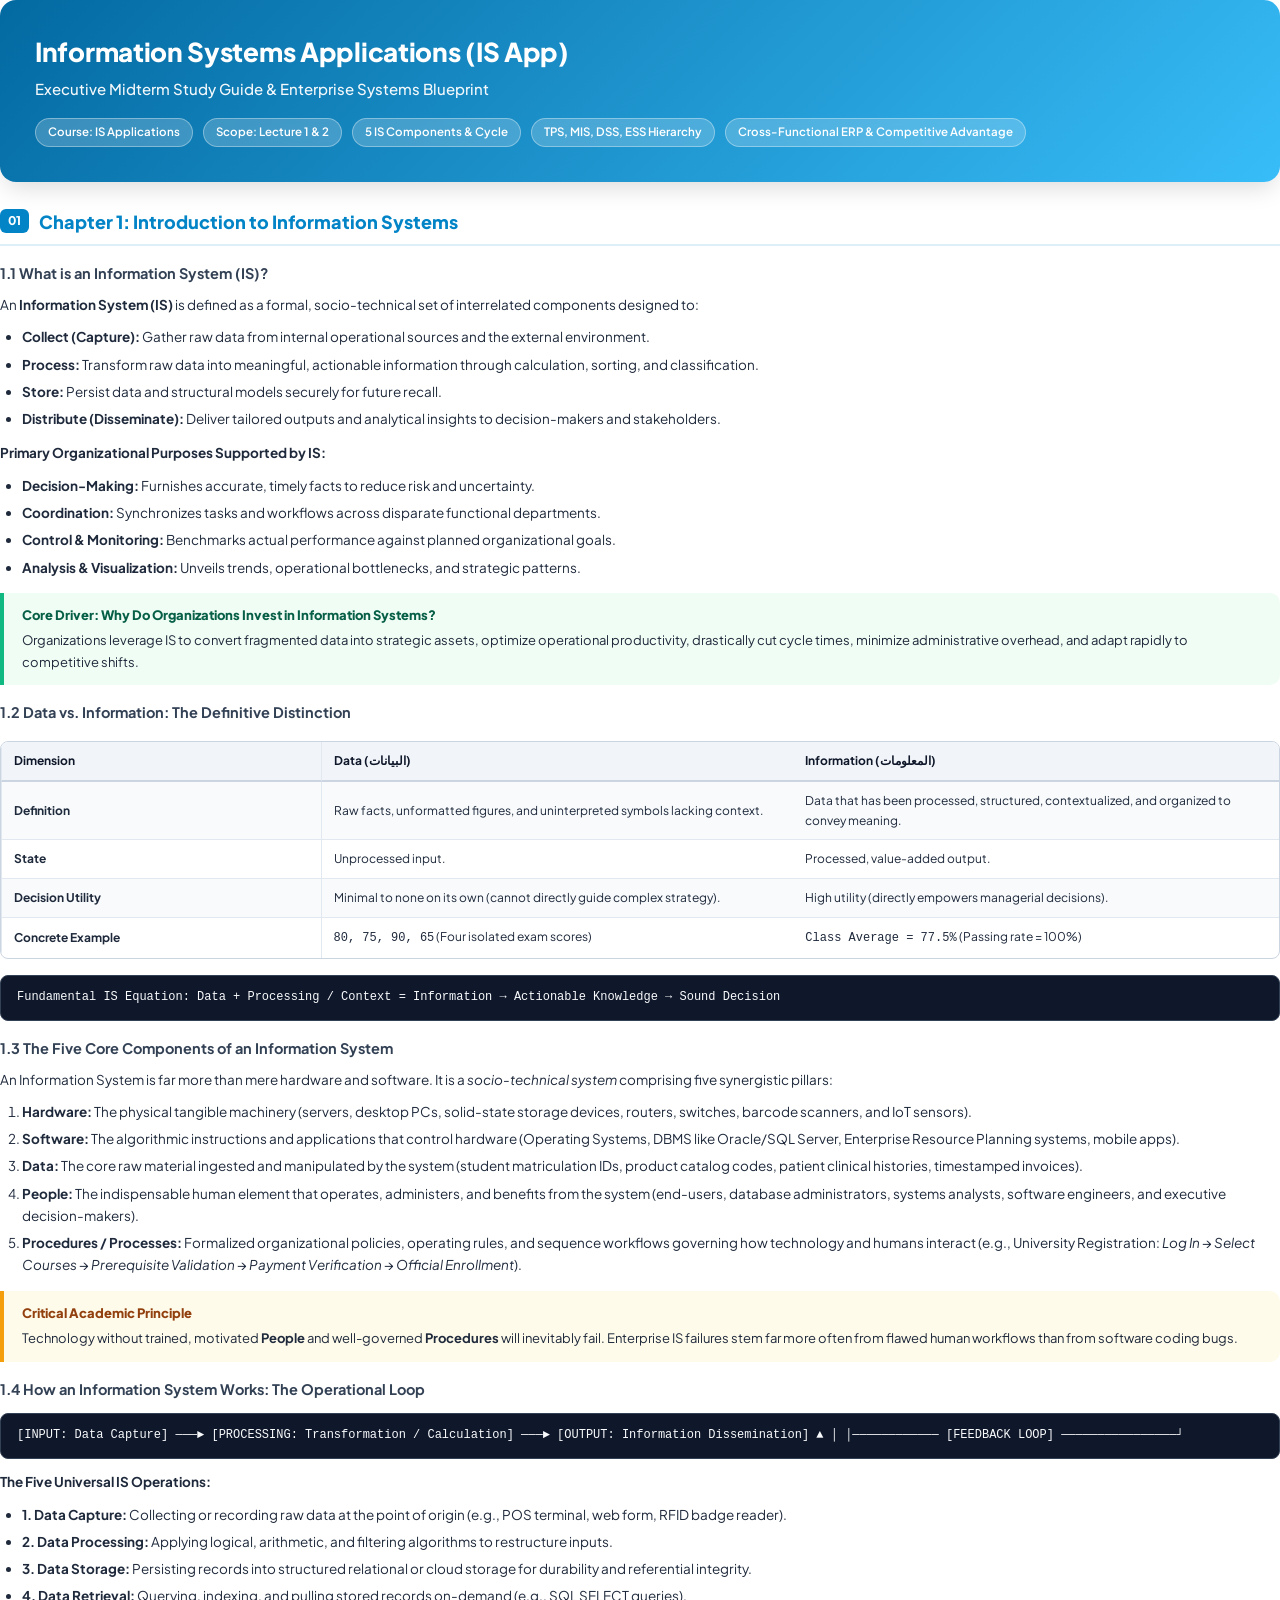
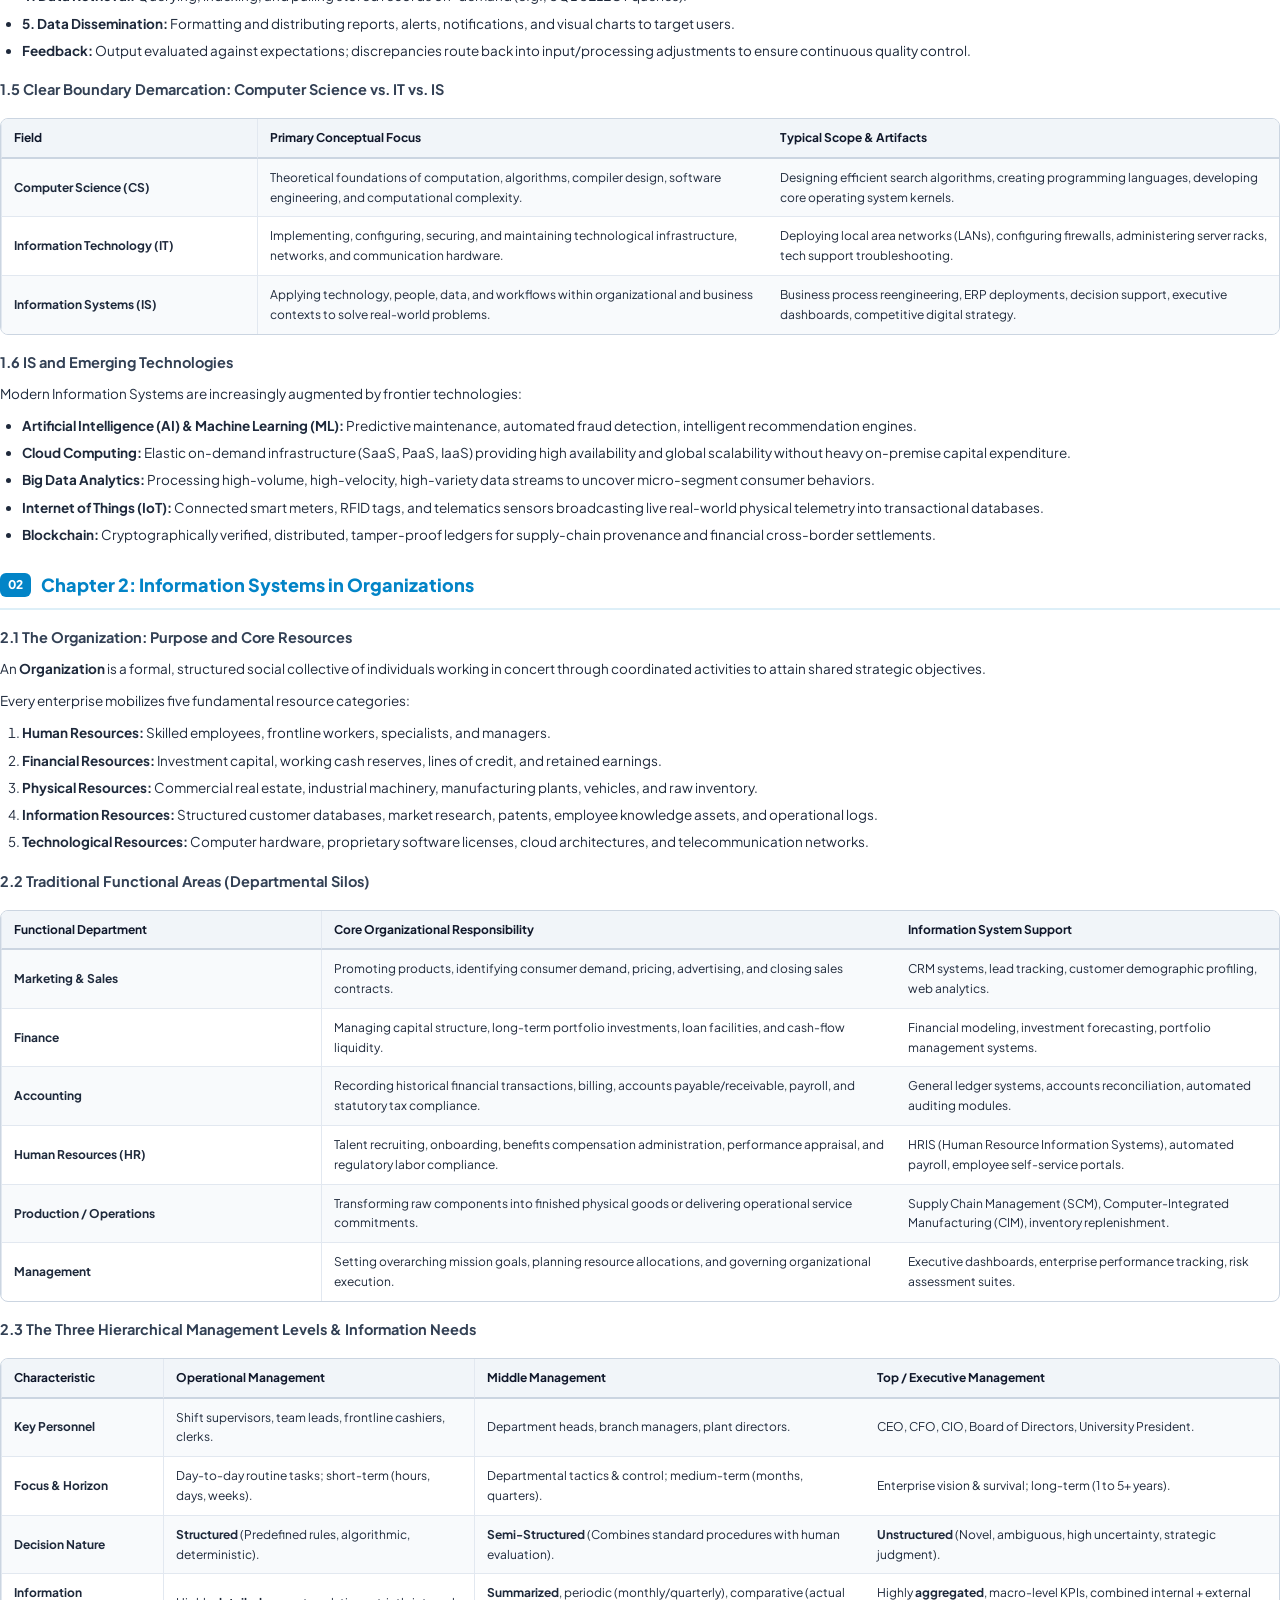
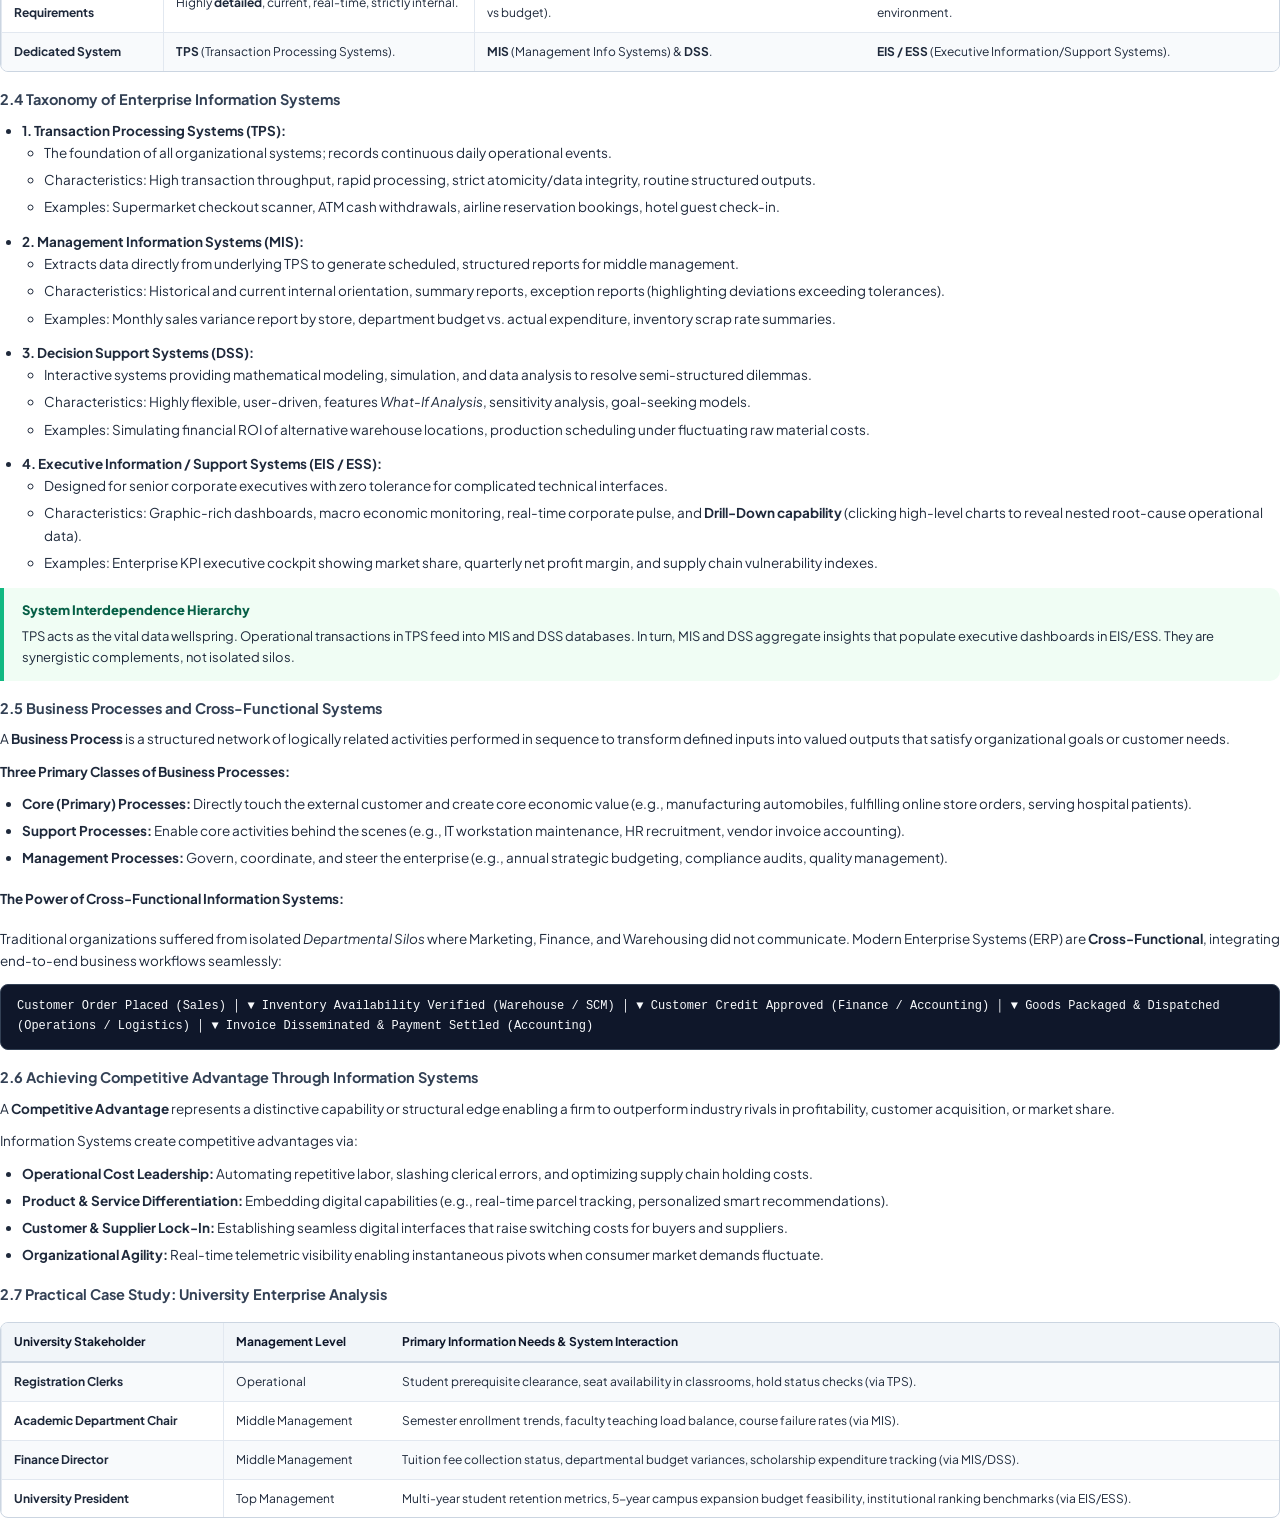
<file: summaries/ISApp_Summary_EN.html>
<!DOCTYPE html>
<html lang="en">
<head>
<meta charset="utf-8">
<title>Information Systems Applications (IS App) - Comprehensive Midterm Guide</title>
<style>
@import url('https://fonts.googleapis.com/css2?family=Cairo:wght@400;600;700;800;900&family=Plus+Jakarta+Sans:wght@400;500;600;700;800&display=swap');

@page {
    size: A4;
    margin: 14mm 16mm 16mm 16mm;
    @bottom-center {
        content: counter(page);
        font-size: 10px;
        color: #94a3b8;
        font-family: sans-serif;
    }
}

* {
    box-sizing: border-box;
    -webkit-print-color-adjust: exact;
    print-color-adjust: exact;
}

body {
    font-family: 'Plus Jakarta Sans', 'Inter', -apple-system, sans-serif;
    direction: ltr;
    text-align: left;
    color: #1e293b;
    background: #ffffff;
    line-height: 1.65;
    font-size: 13.5px;
    margin: 0;
    padding: 0;
}

.hero-banner {
    background: linear-gradient(135deg, #0369a1 0%, #38bdf8 100%);
    color: #ffffff;
    padding: 35px 35px;
    border-radius: 16px;
    margin-bottom: 25px;
    box-shadow: 0 10px 25px -5px rgba(0, 0, 0, 0.15);
    position: relative;
    overflow: hidden;
}

.hero-banner h1 {
    font-size: 26px;
    font-weight: 900;
    margin: 0 0 8px 0;
    letter-spacing: -0.3px;
    line-height: 1.3;
}

.hero-banner .subtitle {
    font-size: 15px;
    opacity: 0.95;
    font-weight: 500;
    margin: 0 0 16px 0;
}

.hero-badges {
    display: flex;
    gap: 10px;
    flex-wrap: wrap;
}

.hero-badge {
    background: rgba(255, 255, 255, 0.2);
    border: 1px solid rgba(255, 255, 255, 0.35);
    padding: 4px 12px;
    border-radius: 20px;
    font-size: 11.5px;
    font-weight: 600;
    backdrop-filter: blur(4px);
}

.section-block {
    margin-bottom: 28px;
    page-break-inside: avoid;
}

h2 {
    font-size: 18px;
    font-weight: 800;
    color: #0284c7;
    border-bottom: 2.5px solid #0284c722;
    padding-bottom: 8px;
    margin-top: 24px;
    margin-bottom: 14px;
    display: flex;
    align-items: center;
    gap: 10px;
}

.sec-pill {
    background: #0284c7;
    color: #ffffff;
    font-size: 12px;
    font-weight: 800;
    padding: 2px 8px;
    border-radius: 6px;
    display: inline-block;
}

h3 {
    font-size: 14.5px;
    font-weight: 700;
    color: #334155;
    margin-top: 16px;
    margin-bottom: 8px;
}

p {
    margin: 0 0 10px 0;
}

ul, ol {
    margin: 0 0 12px 0;
    padding-left: 22px;
}

li {
    margin-bottom: 5px;
}

.card {
    background: #ffffff;
    border: 1px solid #e2e8f0;
    border-radius: 12px;
    padding: 16px 20px;
    margin: 14px 0;
    box-shadow: 0 2px 8px rgba(0, 0, 0, 0.03);
}

.callout {
    background: #f8fafc;
    border-left: 4px solid #0284c7;
    border-right: none;
    padding: 12px 18px;
    border-radius: 0 10px 10px 0;
    margin: 14px 0;
    font-size: 13px;
}

.callout.tip {
    border-color: #10b981;
    background: #f0fdf4;
}

.callout.warning {
    border-color: #f59e0b;
    background: #fffbeb;
}

.callout.trap {
    border-color: #ef4444;
    background: #fef2f2;
}

.callout-title {
    font-weight: 800;
    margin-bottom: 4px;
    display: flex;
    align-items: center;
    gap: 6px;
}

.callout.tip .callout-title { color: #065f46; }
.callout.warning .callout-title { color: #92400e; }
.callout.trap .callout-title { color: #991b1b; }
.callout:not(.tip):not(.warning):not(.trap) .callout-title { color: #0284c7; }

table {
    width: 100%;
    border-collapse: separate;
    border-spacing: 0;
    margin: 16px 0;
    font-size: 12px;
    border: 1px solid #cbd5e1;
    border-radius: 8px;
    overflow: hidden;
}

th, td {
    padding: 9px 12px;
    text-align: left;
    border-bottom: 1px solid #e2e8f0;
    border-left: 1px solid #e2e8f0;
}

th:last-child, td:last-child {
    border-left: none;
}

tr:last-child td {
    border-bottom: none;
}

th {
    background: #f1f5f9;
    font-weight: 700;
    color: #0f172a;
    border-bottom: 2px solid #cbd5e1;
}

tr:nth-child(even) {
    background-color: #f8fafc;
}

.badge {
    display: inline-block;
    padding: 2px 7px;
    font-size: 11px;
    font-weight: 700;
    border-radius: 4px;
    background: #e2e8f0;
    color: #334155;
}

.badge-green { background: #d1fae5; color: #065f46; }
.badge-blue { background: #dbeafe; color: #1e40af; }
.badge-amber { background: #fef3c7; color: #92400e; }
.badge-purple { background: #ede9fe; color: #5b21b6; }

.code-box {
    background: #0f172a;
    color: #f8fafc;
    padding: 12px 16px;
    border-radius: 8px;
    font-family: 'Consolas', monospace;
    font-size: 12px;
    direction: ltr;
    text-align: left;
    margin: 12px 0;
    overflow-x: auto;
    border: 1px solid #334155;
}

.page-break {
    page-break-after: always;
}
</style>
</head>
<body>

<div class="hero-banner">
    <h1>Information Systems Applications (IS App)</h1>
    <div class="subtitle">Executive Midterm Study Guide & Enterprise Systems Blueprint</div>
    <div class="hero-badges">
        <span class="hero-badge">Course: IS Applications</span><span class="hero-badge">Scope: Lecture 1 & 2</span><span class="hero-badge">5 IS Components & Cycle</span><span class="hero-badge">TPS, MIS, DSS, ESS Hierarchy</span><span class="hero-badge">Cross-Functional ERP & Competitive Advantage</span>
    </div>
</div>

<div class="section">
    <h2><span class="sec-pill">01</span> Chapter 1: Introduction to Information Systems</h2>

    <h3>1.1 What is an Information System (IS)?</h3>
    <p>An <strong>Information System (IS)</strong> is defined as a formal, socio-technical set of interrelated components designed to:</p>
    <ul>
        <li><strong>Collect (Capture):</strong> Gather raw data from internal operational sources and the external environment.</li>
        <li><strong>Process:</strong> Transform raw data into meaningful, actionable information through calculation, sorting, and classification.</li>
        <li><strong>Store:</strong> Persist data and structural models securely for future recall.</li>
        <li><strong>Distribute (Disseminate):</strong> Deliver tailored outputs and analytical insights to decision-makers and stakeholders.</li>
    </ul>
    <p><strong>Primary Organizational Purposes Supported by IS:</strong></p>
    <ul>
        <li><strong>Decision-Making:</strong> Furnishes accurate, timely facts to reduce risk and uncertainty.</li>
        <li><strong>Coordination:</strong> Synchronizes tasks and workflows across disparate functional departments.</li>
        <li><strong>Control & Monitoring:</strong> Benchmarks actual performance against planned organizational goals.</li>
        <li><strong>Analysis & Visualization:</strong> Unveils trends, operational bottlenecks, and strategic patterns.</li>
    </ul>

    <div class="callout tip">
        <div class="callout-title">Core Driver: Why Do Organizations Invest in Information Systems?</div>
        Organizations leverage IS to convert fragmented data into strategic assets, optimize operational productivity, drastically cut cycle times, minimize administrative overhead, and adapt rapidly to competitive shifts.
    </div>

    <h3>1.2 Data vs. Information: The Definitive Distinction</h3>
    <table>
        <tr>
            <th style="width: 25%;">Dimension</th>
            <th style="width: 37%;">Data (البيانات)</th>
            <th style="width: 38%;">Information (المعلومات)</th>
        </tr>
        <tr>
            <td><strong>Definition</strong></td>
            <td>Raw facts, unformatted figures, and uninterpreted symbols lacking context.</td>
            <td>Data that has been processed, structured, contextualized, and organized to convey meaning.</td>
        </tr>
        <tr>
            <td><strong>State</strong></td>
            <td>Unprocessed input.</td>
            <td>Processed, value-added output.</td>
        </tr>
        <tr>
            <td><strong>Decision Utility</strong></td>
            <td>Minimal to none on its own (cannot directly guide complex strategy).</td>
            <td>High utility (directly empowers managerial decisions).</td>
        </tr>
        <tr>
            <td><strong>Concrete Example</strong></td>
            <td><code>80, 75, 90, 65</code> (Four isolated exam scores)</td>
            <td><code>Class Average = 77.5%</code> (Passing rate = 100%)</td>
        </tr>
    </table>

    <div class="code-box">
Fundamental IS Equation: Data + Processing / Context = Information → Actionable Knowledge → Sound Decision
    </div>

    <h3>1.3 The Five Core Components of an Information System</h3>
    <p>An Information System is far more than mere hardware and software. It is a <em>socio-technical system</em> comprising five synergistic pillars:</p>
    <ol>
        <li><strong>Hardware:</strong> The physical tangible machinery (servers, desktop PCs, solid-state storage devices, routers, switches, barcode scanners, and IoT sensors).</li>
        <li><strong>Software:</strong> The algorithmic instructions and applications that control hardware (Operating Systems, DBMS like Oracle/SQL Server, Enterprise Resource Planning systems, mobile apps).</li>
        <li><strong>Data:</strong> The core raw material ingested and manipulated by the system (student matriculation IDs, product catalog codes, patient clinical histories, timestamped invoices).</li>
        <li><strong>People:</strong> The indispensable human element that operates, administers, and benefits from the system (end-users, database administrators, systems analysts, software engineers, and executive decision-makers).</li>
        <li><strong>Procedures / Processes:</strong> Formalized organizational policies, operating rules, and sequence workflows governing how technology and humans interact (e.g., University Registration: <em>Log In → Select Courses → Prerequisite Validation → Payment Verification → Official Enrollment</em>).</li>
    </ol>

    <div class="callout warning">
        <div class="callout-title">Critical Academic Principle</div>
        Technology without trained, motivated <strong>People</strong> and well-governed <strong>Procedures</strong> will inevitably fail. Enterprise IS failures stem far more often from flawed human workflows than from software coding bugs.
    </div>

    <h3>1.4 How an Information System Works: The Operational Loop</h3>
    <div class="code-box">
[INPUT: Data Capture] ───► [PROCESSING: Transformation / Calculation] ───► [OUTPUT: Information Dissemination]
                                         ▲                                             │
                                         │──────────── [FEEDBACK LOOP] ────────────────┘
    </div>
    <p><strong>The Five Universal IS Operations:</strong></p>
    <ul>
        <li><strong>1. Data Capture:</strong> Collecting or recording raw data at the point of origin (e.g., POS terminal, web form, RFID badge reader).</li>
        <li><strong>2. Data Processing:</strong> Applying logical, arithmetic, and filtering algorithms to restructure inputs.</li>
        <li><strong>3. Data Storage:</strong> Persisting records into structured relational or cloud storage for durability and referential integrity.</li>
        <li><strong>4. Data Retrieval:</strong> Querying, indexing, and pulling stored records on-demand (e.g., SQL SELECT queries).</li>
        <li><strong>5. Data Dissemination:</strong> Formatting and distributing reports, alerts, notifications, and visual charts to target users.</li>
        <li><strong>Feedback:</strong> Output evaluated against expectations; discrepancies route back into input/processing adjustments to ensure continuous quality control.</li>
    </ul>

    <h3>1.5 Clear Boundary Demarcation: Computer Science vs. IT vs. IS</h3>
    <table>
        <tr>
            <th style="width: 20%;">Field</th>
            <th style="width: 40%;">Primary Conceptual Focus</th>
            <th style="width: 40%;">Typical Scope & Artifacts</th>
        </tr>
        <tr>
            <td><strong>Computer Science (CS)</strong></td>
            <td>Theoretical foundations of computation, algorithms, compiler design, software engineering, and computational complexity.</td>
            <td>Designing efficient search algorithms, creating programming languages, developing core operating system kernels.</td>
        </tr>
        <tr>
            <td><strong>Information Technology (IT)</strong></td>
            <td>Implementing, configuring, securing, and maintaining technological infrastructure, networks, and communication hardware.</td>
            <td>Deploying local area networks (LANs), configuring firewalls, administering server racks, tech support troubleshooting.</td>
        </tr>
        <tr>
            <td><strong>Information Systems (IS)</strong></td>
            <td>Applying technology, people, data, and workflows within organizational and business contexts to solve real-world problems.</td>
            <td>Business process reengineering, ERP deployments, decision support, executive dashboards, competitive digital strategy.</td>
        </tr>
    </table>

    <h3>1.6 IS and Emerging Technologies</h3>
    <p>Modern Information Systems are increasingly augmented by frontier technologies:</p>
    <ul>
        <li><strong>Artificial Intelligence (AI) & Machine Learning (ML):</strong> Predictive maintenance, automated fraud detection, intelligent recommendation engines.</li>
        <li><strong>Cloud Computing:</strong> Elastic on-demand infrastructure (SaaS, PaaS, IaaS) providing high availability and global scalability without heavy on-premise capital expenditure.</li>
        <li><strong>Big Data Analytics:</strong> Processing high-volume, high-velocity, high-variety data streams to uncover micro-segment consumer behaviors.</li>
        <li><strong>Internet of Things (IoT):</strong> Connected smart meters, RFID tags, and telematics sensors broadcasting live real-world physical telemetry into transactional databases.</li>
        <li><strong>Blockchain:</strong> Cryptographically verified, distributed, tamper-proof ledgers for supply-chain provenance and financial cross-border settlements.</li>
    </ul>
</div>

<div class="page-break"></div>

<div class="section">
    <h2><span class="sec-pill">02</span> Chapter 2: Information Systems in Organizations</h2>

    <h3>2.1 The Organization: Purpose and Core Resources</h3>
    <p>An <strong>Organization</strong> is a formal, structured social collective of individuals working in concert through coordinated activities to attain shared strategic objectives.</p>
    <p>Every enterprise mobilizes five fundamental resource categories:</p>
    <ol>
        <li><strong>Human Resources:</strong> Skilled employees, frontline workers, specialists, and managers.</li>
        <li><strong>Financial Resources:</strong> Investment capital, working cash reserves, lines of credit, and retained earnings.</li>
        <li><strong>Physical Resources:</strong> Commercial real estate, industrial machinery, manufacturing plants, vehicles, and raw inventory.</li>
        <li><strong>Information Resources:</strong> Structured customer databases, market research, patents, employee knowledge assets, and operational logs.</li>
        <li><strong>Technological Resources:</strong> Computer hardware, proprietary software licenses, cloud architectures, and telecommunication networks.</li>
    </ol>

    <h3>2.2 Traditional Functional Areas (Departmental Silos)</h3>
    <table>
        <tr>
            <th style="width: 25%;">Functional Department</th>
            <th style="width: 45%;">Core Organizational Responsibility</th>
            <th style="width: 30%;">Information System Support</th>
        </tr>
        <tr>
            <td><strong>Marketing & Sales</strong></td>
            <td>Promoting products, identifying consumer demand, pricing, advertising, and closing sales contracts.</td>
            <td>CRM systems, lead tracking, customer demographic profiling, web analytics.</td>
        </tr>
        <tr>
            <td><strong>Finance</strong></td>
            <td>Managing capital structure, long-term portfolio investments, loan facilities, and cash-flow liquidity.</td>
            <td>Financial modeling, investment forecasting, portfolio management systems.</td>
        </tr>
        <tr>
            <td><strong>Accounting</strong></td>
            <td>Recording historical financial transactions, billing, accounts payable/receivable, payroll, and statutory tax compliance.</td>
            <td>General ledger systems, accounts reconciliation, automated auditing modules.</td>
        </tr>
        <tr>
            <td><strong>Human Resources (HR)</strong></td>
            <td>Talent recruiting, onboarding, benefits compensation administration, performance appraisal, and regulatory labor compliance.</td>
            <td>HRIS (Human Resource Information Systems), automated payroll, employee self-service portals.</td>
        </tr>
        <tr>
            <td><strong>Production / Operations</strong></td>
            <td>Transforming raw components into finished physical goods or delivering operational service commitments.</td>
            <td>Supply Chain Management (SCM), Computer-Integrated Manufacturing (CIM), inventory replenishment.</td>
        </tr>
        <tr>
            <td><strong>Management</strong></td>
            <td>Setting overarching mission goals, planning resource allocations, and governing organizational execution.</td>
            <td>Executive dashboards, enterprise performance tracking, risk assessment suites.</td>
        </tr>
    </table>

    <h3>2.3 The Three Hierarchical Management Levels & Information Needs</h3>
    <table>
        <tr>
            <th>Characteristic</th>
            <th>Operational Management</th>
            <th>Middle Management</th>
            <th>Top / Executive Management</th>
        </tr>
        <tr>
            <td><strong>Key Personnel</strong></td>
            <td>Shift supervisors, team leads, frontline cashiers, clerks.</td>
            <td>Department heads, branch managers, plant directors.</td>
            <td>CEO, CFO, CIO, Board of Directors, University President.</td>
        </tr>
        <tr>
            <td><strong>Focus & Horizon</strong></td>
            <td>Day-to-day routine tasks; short-term (hours, days, weeks).</td>
            <td>Departmental tactics & control; medium-term (months, quarters).</td>
            <td>Enterprise vision & survival; long-term (1 to 5+ years).</td>
        </tr>
        <tr>
            <td><strong>Decision Nature</strong></td>
            <td><strong>Structured</strong> (Predefined rules, algorithmic, deterministic).</td>
            <td><strong>Semi-Structured</strong> (Combines standard procedures with human evaluation).</td>
            <td><strong>Unstructured</strong> (Novel, ambiguous, high uncertainty, strategic judgment).</td>
        </tr>
        <tr>
            <td><strong>Information Requirements</strong></td>
            <td>Highly <strong>detailed</strong>, current, real-time, strictly internal.</td>
            <td><strong>Summarized</strong>, periodic (monthly/quarterly), comparative (actual vs budget).</td>
            <td>Highly <strong>aggregated</strong>, macro-level KPIs, combined internal + external environment.</td>
        </tr>
        <tr>
            <td><strong>Dedicated System</strong></td>
            <td><strong>TPS</strong> (Transaction Processing Systems).</td>
            <td><strong>MIS</strong> (Management Info Systems) & <strong>DSS</strong>.</td>
            <td><strong>EIS / ESS</strong> (Executive Information/Support Systems).</td>
        </tr>
    </table>

    <h3>2.4 Taxonomy of Enterprise Information Systems</h3>
    <ul>
        <li><strong>1. Transaction Processing Systems (TPS):</strong>
            <ul>
                <li>The foundation of all organizational systems; records continuous daily operational events.</li>
                <li>Characteristics: High transaction throughput, rapid processing, strict atomicity/data integrity, routine structured outputs.</li>
                <li>Examples: Supermarket checkout scanner, ATM cash withdrawals, airline reservation bookings, hotel guest check-in.</li>
            </ul>
        </li>
        <li><strong>2. Management Information Systems (MIS):</strong>
            <ul>
                <li>Extracts data directly from underlying TPS to generate scheduled, structured reports for middle management.</li>
                <li>Characteristics: Historical and current internal orientation, summary reports, exception reports (highlighting deviations exceeding tolerances).</li>
                <li>Examples: Monthly sales variance report by store, department budget vs. actual expenditure, inventory scrap rate summaries.</li>
            </ul>
        </li>
        <li><strong>3. Decision Support Systems (DSS):</strong>
            <ul>
                <li>Interactive systems providing mathematical modeling, simulation, and data analysis to resolve semi-structured dilemmas.</li>
                <li>Characteristics: Highly flexible, user-driven, features <em>What-If Analysis</em>, sensitivity analysis, goal-seeking models.</li>
                <li>Examples: Simulating financial ROI of alternative warehouse locations, production scheduling under fluctuating raw material costs.</li>
            </ul>
        </li>
        <li><strong>4. Executive Information / Support Systems (EIS / ESS):</strong>
            <ul>
                <li>Designed for senior corporate executives with zero tolerance for complicated technical interfaces.</li>
                <li>Characteristics: Graphic-rich dashboards, macro economic monitoring, real-time corporate pulse, and <strong>Drill-Down capability</strong> (clicking high-level charts to reveal nested root-cause operational data).</li>
                <li>Examples: Enterprise KPI executive cockpit showing market share, quarterly net profit margin, and supply chain vulnerability indexes.</li>
            </ul>
        </li>
    </ul>

    <div class="callout tip">
        <div class="callout-title">System Interdependence Hierarchy</div>
        TPS acts as the vital data wellspring. Operational transactions in TPS feed into MIS and DSS databases. In turn, MIS and DSS aggregate insights that populate executive dashboards in EIS/ESS. They are synergistic complements, not isolated silos.
    </div>

    <h3>2.5 Business Processes and Cross-Functional Systems</h3>
    <p>A <strong>Business Process</strong> is a structured network of logically related activities performed in sequence to transform defined inputs into valued outputs that satisfy organizational goals or customer needs.</p>
    <p><strong>Three Primary Classes of Business Processes:</strong></p>
    <ul>
        <li><strong>Core (Primary) Processes:</strong> Directly touch the external customer and create core economic value (e.g., manufacturing automobiles, fulfilling online store orders, serving hospital patients).</li>
        <li><strong>Support Processes:</strong> Enable core activities behind the scenes (e.g., IT workstation maintenance, HR recruitment, vendor invoice accounting).</li>
        <li><strong>Management Processes:</strong> Govern, coordinate, and steer the enterprise (e.g., annual strategic budgeting, compliance audits, quality management).</li>
    </ul>

    <h4>The Power of Cross-Functional Information Systems:</h4>
    <p>Traditional organizations suffered from isolated <em>Departmental Silos</em> where Marketing, Finance, and Warehousing did not communicate. Modern Enterprise Systems (ERP) are <strong>Cross-Functional</strong>, integrating end-to-end business workflows seamlessly:</p>
    <div class="code-box">
Customer Order Placed (Sales)
       │
       ▼
Inventory Availability Verified (Warehouse / SCM)
       │
       ▼
Customer Credit Approved (Finance / Accounting)
       │
       ▼
Goods Packaged & Dispatched (Operations / Logistics)
       │
       ▼
Invoice Disseminated & Payment Settled (Accounting)
    </div>

    <h3>2.6 Achieving Competitive Advantage Through Information Systems</h3>
    <p>A <strong>Competitive Advantage</strong> represents a distinctive capability or structural edge enabling a firm to outperform industry rivals in profitability, customer acquisition, or market share.</p>
    <p>Information Systems create competitive advantages via:</p>
    <ul>
        <li><strong>Operational Cost Leadership:</strong> Automating repetitive labor, slashing clerical errors, and optimizing supply chain holding costs.</li>
        <li><strong>Product & Service Differentiation:</strong> Embedding digital capabilities (e.g., real-time parcel tracking, personalized smart recommendations).</li>
        <li><strong>Customer & Supplier Lock-In:</strong> Establishing seamless digital interfaces that raise switching costs for buyers and suppliers.</li>
        <li><strong>Organizational Agility:</strong> Real-time telemetric visibility enabling instantaneous pivots when consumer market demands fluctuate.</li>
    </ul>

    <h3>2.7 Practical Case Study: University Enterprise Analysis</h3>
    <table>
        <tr>
            <th>University Stakeholder</th>
            <th>Management Level</th>
            <th>Primary Information Needs & System Interaction</th>
        </tr>
        <tr>
            <td><strong>Registration Clerks</strong></td>
            <td>Operational</td>
            <td>Student prerequisite clearance, seat availability in classrooms, hold status checks (via TPS).</td>
        </tr>
        <tr>
            <td><strong>Academic Department Chair</strong></td>
            <td>Middle Management</td>
            <td>Semester enrollment trends, faculty teaching load balance, course failure rates (via MIS).</td>
        </tr>
        <tr>
            <td><strong>Finance Director</strong></td>
            <td>Middle Management</td>
            <td>Tuition fee collection status, departmental budget variances, scholarship expenditure tracking (via MIS/DSS).</td>
        </tr>
        <tr>
            <td><strong>University President</strong></td>
            <td>Top Management</td>
            <td>Multi-year student retention metrics, 5-year campus expansion budget feasibility, institutional ranking benchmarks (via EIS/ESS).</td>
        </tr>
    </table>
</div>

</body>
</html>
</file>
<file: style.css>
/* Modern, sleek styling for Midterm Hub */
@import url('https://fonts.googleapis.com/css2?family=Cairo:wght@400;600;700;800&family=Plus+Jakarta+Sans:wght@400;500;600;700;800&display=swap');

:root {
  --primary: #4f46e5;
  --primary-hover: #4338ca;
  --primary-light: #eef2ff;
  --success: #10b981;
  --success-light: #ecfdf5;
  --danger: #ef4444;
  --danger-light: #fef2f2;
  --warning: #f59e0b;
  --warning-light: #fffbeb;
  --bg-main: #f8fafc;
  --bg-card: #ffffff;
  --text-main: #0f172a;
  --text-muted: #64748b;
  --border: #e2e8f0;
  --shadow: 0 4px 6px -1px rgb(0 0 0 / 0.1), 0 2px 4px -2px rgb(0 0 0 / 0.1);
  --shadow-lg: 0 10px 15px -3px rgb(0 0 0 / 0.1), 0 4px 6px -4px rgb(0 0 0 / 0.1);
}

[data-theme="dark"] {
  --primary: #6366f1;
  --primary-hover: #818cf8;
  --primary-light: rgba(99, 102, 241, 0.15);
  --success: #10b981;
  --success-light: rgba(16, 185, 129, 0.15);
  --danger: #f87171;
  --danger-light: rgba(239, 68, 68, 0.15);
  --warning: #fbbf24;
  --warning-light: rgba(245, 158, 11, 0.15);
  --bg-main: #0b0f19;
  --bg-card: #131b2e;
  --text-main: #f8fafc;
  --text-muted: #94a3b8;
  --border: #1e293b;
  --shadow: 0 4px 6px -1px rgb(0 0 0 / 0.5);
  --shadow-lg: 0 10px 15px -3px rgb(0 0 0 / 0.5);
}

* {
  box-sizing: border-box;
  margin: 0;
  padding: 0;
  transition: background-color 0.2s, border-color 0.2s;
  -webkit-tap-highlight-color: transparent;
}

body {
  font-family: 'Plus Jakarta Sans', 'Cairo', sans-serif;
  background-color: var(--bg-main);
  color: var(--text-main);
  line-height: 1.5;
  min-height: 100vh;
  display: flex;
  flex-direction: column;
  padding-bottom: env(safe-area-inset-bottom);
}

/* Header */
header {
  background: var(--bg-card);
  border-bottom: 1px solid var(--border);
  position: sticky;
  top: 0;
  z-index: 50;
  box-shadow: var(--shadow);
  backdrop-filter: blur(12px);
  -webkit-backdrop-filter: blur(12px);
}

.header-container {
  max-width: 1350px;
  margin: 0 auto;
  padding: 12px 24px;
  display: flex;
  align-items: center;
  justify-content: space-between;
  gap: 16px;
}

.brand {
  display: flex;
  align-items: center;
  gap: 12px;
}

.brand-icon {
  width: 42px;
  height: 42px;
  background: linear-gradient(135deg, var(--primary), #818cf8);
  border-radius: 12px;
  display: flex;
  align-items: center;
  justify-content: center;
  color: white;
  font-size: 22px;
  flex-shrink: 0;
  box-shadow: 0 4px 10px rgba(79, 70, 229, 0.3);
}

.brand-text h1 {
  font-size: 19px;
  font-weight: 800;
  letter-spacing: -0.3px;
  line-height: 1.2;
}

.brand-text p {
  font-size: 12px;
  color: var(--text-muted);
}

.header-actions {
  display: flex;
  align-items: center;
  gap: 10px;
}

/* PWA Install Button */
.btn-install {
  display: inline-flex;
  align-items: center;
  gap: 8px;
  background: linear-gradient(135deg, #4f46e5, #7c3aed);
  color: #ffffff;
  border: none;
  padding: 8px 16px;
  border-radius: 10px;
  font-size: 13.5px;
  font-weight: 700;
  font-family: inherit;
  cursor: pointer;
  box-shadow: 0 3px 12px rgba(79, 70, 229, 0.35);
  transition: all 0.2s cubic-bezier(0.4, 0, 0.2, 1);
  white-space: nowrap;
}

.btn-install:hover {
  transform: translateY(-1px);
  box-shadow: 0 6px 18px rgba(79, 70, 229, 0.45);
  background: linear-gradient(135deg, #4338ca, #6d28d9);
}

.btn-install:active {
  transform: translateY(0);
}

.btn-install .install-icon {
  font-size: 16px;
}

/* Hidden when already installed */
body.is-standalone .btn-install,
body.is-standalone #mobile-install-banner {
  display: none !important;
}

.btn-icon {
  width: 38px;
  height: 38px;
  border-radius: 10px;
  border: 1px solid var(--border);
  background: var(--bg-card);
  color: var(--text-main);
  cursor: pointer;
  display: flex;
  align-items: center;
  justify-content: center;
  font-size: 17px;
  flex-shrink: 0;
  transition: all 0.2s;
}

.btn-icon:hover {
  background: var(--primary-light);
  border-color: var(--primary);
  color: var(--primary);
}

/* Nav Tabs */
.nav-bar {
  background: var(--bg-card);
  border-bottom: 1px solid var(--border);
}

.nav-container {
  max-width: 1350px;
  margin: 0 auto;
  padding: 0 24px;
  display: flex;
  gap: 8px;
  overflow-x: auto;
  -webkit-overflow-scrolling: touch;
  scrollbar-width: none;
}

.nav-container::-webkit-scrollbar {
  display: none;
}

.tab-btn {
  padding: 12px 18px;
  font-size: 13.5px;
  font-weight: 700;
  border: none;
  background: none;
  color: var(--text-muted);
  cursor: pointer;
  border-bottom: 3px solid transparent;
  display: flex;
  align-items: center;
  gap: 8px;
  white-space: nowrap;
  font-family: inherit;
  transition: all 0.2s;
}

.tab-btn:hover {
  color: var(--text-main);
}

.tab-btn.active {
  color: var(--primary);
  border-bottom-color: var(--primary);
}

.badge-count {
  background: var(--primary-light);
  color: var(--primary);
  font-size: 11px;
  font-weight: 700;
  padding: 2px 7px;
  border-radius: 12px;
}

/* Main Container */
main {
  max-width: 1350px;
  margin: 0 auto;
  padding: 24px;
  flex: 1;
  width: 100%;
}

/* Subject Subtabs */
.subnav-container {
  display: flex;
  justify-content: space-between;
  align-items: center;
  margin-bottom: 20px;
  flex-wrap: wrap;
  gap: 14px;
}

.subject-pills {
  display: flex;
  gap: 8px;
  background: var(--bg-card);
  padding: 6px;
  border-radius: 14px;
  border: 1px solid var(--border);
  overflow-x: auto;
  -webkit-overflow-scrolling: touch;
  scrollbar-width: none;
  max-width: 100%;
}

.subject-pills::-webkit-scrollbar {
  display: none;
}

.subj-pill {
  padding: 8px 16px;
  border-radius: 10px;
  font-size: 13px;
  font-weight: 600;
  border: none;
  background: none;
  color: var(--text-muted);
  cursor: pointer;
  display: flex;
  align-items: center;
  gap: 8px;
  white-space: nowrap;
  flex-shrink: 0;
  font-family: inherit;
  transition: all 0.15s ease;
  touch-action: manipulation;
}

.subj-pill .badge {
  background: rgba(0, 0, 0, 0.05);
  font-size: 11px;
  padding: 2px 6px;
  border-radius: 8px;
}

[data-theme="dark"] .subj-pill .badge {
  background: rgba(255, 255, 255, 0.1);
}

.subj-pill.active {
  background: var(--primary);
  color: white;
  box-shadow: 0 2px 8px rgba(79, 70, 229, 0.35);
}

.subj-pill.active .badge {
  background: rgba(255, 255, 255, 0.25);
  color: white;
}

.mode-pills {
  display: flex;
  gap: 6px;
  background: var(--bg-card);
  padding: 4px;
  border-radius: 12px;
  border: 1px solid var(--border);
}

.mode-btn {
  padding: 6px 14px;
  border-radius: 8px;
  font-size: 12.5px;
  font-weight: 700;
  border: none;
  background: none;
  color: var(--text-muted);
  cursor: pointer;
  font-family: inherit;
  transition: all 0.15s ease;
  white-space: nowrap;
}

.mode-btn.active {
  background: var(--primary-light);
  color: var(--primary);
}

/* Mobile Quick Navigation Strip (Hidden on Desktop) */
.mobile-action-bar {
  display: none;
  align-items: center;
  justify-content: space-between;
  gap: 12px;
  margin-bottom: 16px;
  background: var(--bg-card);
  padding: 10px 14px;
  border-radius: 14px;
  border: 1px solid var(--border);
  box-shadow: var(--shadow);
}

.btn-mobile-drawer {
  background: var(--primary-light);
  color: var(--primary);
  border: 1.5px solid var(--primary);
  padding: 8px 14px;
  border-radius: 10px;
  font-size: 13px;
  font-weight: 700;
  cursor: pointer;
  display: inline-flex;
  align-items: center;
  gap: 8px;
  font-family: inherit;
}

.btn-mobile-drawer .badge {
  background: var(--primary);
  color: white;
  font-size: 11px;
  padding: 2px 7px;
  border-radius: 10px;
}

.mobile-quick-stats {
  display: flex;
  gap: 8px;
  align-items: center;
}

.m-stat {
  padding: 4px 10px;
  border-radius: 8px;
  font-size: 12px;
  font-weight: 700;
}

.m-correct {
  background: var(--success-light);
  color: var(--success);
}

.m-wrong {
  background: var(--danger-light);
  color: var(--danger);
}

/* Layout: Sidebar + Question area */
.quiz-layout {
  display: grid;
  grid-template-columns: 340px 1fr;
  gap: 24px;
  align-items: start;
}

.sidebar-mobile-header,
.sidebar-backdrop {
  display: none;
}

/* Sidebar */
.quiz-sidebar {
  background: var(--bg-card);
  border-radius: 16px;
  border: 1px solid var(--border);
  padding: 20px;
  box-shadow: var(--shadow);
  display: flex;
  flex-direction: column;
  gap: 20px;
  position: sticky;
  top: 85px;
  max-height: calc(100vh - 110px);
  overflow-y: auto;
}

.stats-card {
  display: grid;
  grid-template-columns: repeat(3, 1fr);
  gap: 8px;
  text-align: center;
}

.stat-box {
  background: var(--bg-main);
  padding: 10px 8px;
  border-radius: 10px;
  border: 1px solid var(--border);
}

.stat-box .val {
  font-size: 18px;
  font-weight: 800;
}

.stat-box .lbl {
  font-size: 11px;
  color: var(--text-muted);
}

.stat-box.primary .val { color: var(--primary); }
.stat-box.success .val { color: var(--success); }
.stat-box.danger .val { color: var(--danger); }

/* Filters */
.filter-group {
  display: flex;
  flex-direction: column;
  gap: 6px;
}

.filter-group label {
  font-size: 12px;
  font-weight: 700;
  color: var(--text-muted);
  text-transform: uppercase;
  letter-spacing: 0.3px;
}

.select-custom, .input-search {
  width: 100%;
  padding: 9px 12px;
  border-radius: 8px;
  border: 1px solid var(--border);
  background: var(--bg-main);
  color: var(--text-main);
  font-size: 13px;
  font-family: inherit;
  outline: none;
}

.select-custom:focus, .input-search:focus {
  border-color: var(--primary);
  box-shadow: 0 0 0 2px var(--primary-light);
}

/* Question Grid Map */
.grid-header {
  display: flex;
  justify-content: space-between;
  align-items: center;
  font-size: 12px;
  font-weight: 700;
  color: var(--text-muted);
}

.questions-grid {
  display: grid;
  grid-template-columns: repeat(auto-fill, minmax(36px, 1fr));
  gap: 6px;
  max-height: 280px;
  overflow-y: auto;
  padding: 4px 2px;
}

.q-btn {
  height: 36px;
  border-radius: 8px;
  border: 1px solid var(--border);
  background: var(--bg-main);
  color: var(--text-main);
  font-size: 12px;
  font-weight: 700;
  cursor: pointer;
  display: flex;
  align-items: center;
  justify-content: center;
  position: relative;
  font-family: inherit;
  transition: all 0.15s ease;
}

.q-btn:hover {
  border-color: var(--primary);
  background: var(--primary-light);
}

.q-btn.current {
  border-color: var(--primary);
  background: var(--primary-light);
  color: var(--primary);
  box-shadow: 0 0 0 2px var(--primary);
  font-weight: 800;
}

.q-btn.correct {
  background: var(--success) !important;
  color: white !important;
  border-color: var(--success) !important;
}

.q-btn.wrong {
  background: var(--danger) !important;
  color: white !important;
  border-color: var(--danger) !important;
}

.q-btn.flagged::after {
  content: '';
  position: absolute;
  top: 2px;
  right: 2px;
  width: 6px;
  height: 6px;
  background: var(--warning);
  border-radius: 50%;
}

/* Question Area */
.question-card {
  background: var(--bg-card);
  border-radius: 18px;
  border: 1px solid var(--border);
  padding: 28px;
  box-shadow: var(--shadow);
  display: flex;
  flex-direction: column;
  gap: 22px;
  position: relative;
}

/* Progress bar inside Question Card */
.q-progress-bar {
  width: 100%;
  height: 6px;
  background: var(--bg-main);
  border-radius: 99px;
  overflow: hidden;
  margin-bottom: -6px;
}

.q-progress-fill {
  height: 100%;
  background: linear-gradient(90deg, var(--primary), #818cf8);
  width: 0%;
  transition: width 0.3s cubic-bezier(0.4, 0, 0.2, 1);
  border-radius: 99px;
}

.q-header {
  display: flex;
  justify-content: space-between;
  align-items: flex-start;
  gap: 16px;
  border-bottom: 1px solid var(--border);
  padding-bottom: 16px;
}

.q-meta {
  display: flex;
  align-items: center;
  gap: 10px;
  flex-wrap: wrap;
}

.q-num {
  font-size: 13px;
  font-weight: 800;
  color: var(--primary);
  background: var(--primary-light);
  padding: 4px 10px;
  border-radius: 8px;
}

.q-topic {
  font-size: 12.5px;
  color: var(--text-muted);
  font-weight: 600;
}

.btn-flag {
  background: none;
  border: 1px solid var(--border);
  border-radius: 8px;
  padding: 6px 12px;
  cursor: pointer;
  font-size: 12.5px;
  font-weight: 600;
  color: var(--text-muted);
  display: flex;
  align-items: center;
  gap: 6px;
  font-family: inherit;
  transition: all 0.15s ease;
}

.btn-flag:hover {
  background: var(--warning-light);
  color: var(--warning);
  border-color: var(--warning);
}

.btn-flag.active {
  background: var(--warning-light);
  color: var(--warning);
  border-color: var(--warning);
}

.q-body {
  font-size: 17px;
  font-weight: 600;
  line-height: 1.6;
  color: var(--text-main);
}

/* Options */
.options-list {
  display: flex;
  flex-direction: column;
  gap: 12px;
}

.option-item {
  display: flex;
  align-items: center;
  gap: 14px;
  padding: 14px 18px;
  border-radius: 12px;
  border: 1.5px solid var(--border);
  background: var(--bg-main);
  cursor: pointer;
  font-size: 14.5px;
  font-weight: 500;
  transition: all 0.15s ease;
  user-select: none;
  touch-action: manipulation;
}

.option-item:hover:not(.disabled) {
  border-color: var(--primary);
  background: var(--primary-light);
  transform: translateX(3px);
}

.option-letter {
  width: 30px;
  height: 30px;
  border-radius: 8px;
  background: var(--bg-card);
  border: 1px solid var(--border);
  display: flex;
  align-items: center;
  justify-content: center;
  font-size: 12.5px;
  font-weight: 800;
  color: var(--text-muted);
  flex-shrink: 0;
}

.option-item.selected {
  border-color: var(--primary);
  background: var(--primary-light);
}

.option-item.selected .option-letter {
  background: var(--primary);
  color: white;
  border-color: var(--primary);
}

.option-item.correct {
  border-color: var(--success) !important;
  background: var(--success-light) !important;
  color: #065f46;
}

[data-theme="dark"] .option-item.correct {
  color: #34d399;
}

.option-item.correct .option-letter {
  background: var(--success);
  color: white;
  border-color: var(--success);
}

.option-item.wrong {
  border-color: var(--danger) !important;
  background: var(--danger-light) !important;
  color: #991b1b;
}

[data-theme="dark"] .option-item.wrong {
  color: #f87171;
}

.option-item.wrong .option-letter {
  background: var(--danger);
  color: white;
  border-color: var(--danger);
}

/* Explanation Box */
.explanation-box {
  background: var(--bg-main);
  border-radius: 12px;
  border-left: 4px solid var(--primary);
  padding: 16px 20px;
  display: none;
  flex-direction: column;
  gap: 8px;
  animation: fadeIn 0.3s ease;
}

.explanation-box.show {
  display: flex;
}

.explanation-title {
  font-size: 13.5px;
  font-weight: 700;
  color: var(--primary);
  display: flex;
  align-items: center;
  gap: 6px;
}

.explanation-text {
  font-size: 13.5px;
  color: var(--text-main);
  line-height: 1.6;
}

/* Question Navigation Buttons */
.q-footer {
  display: flex;
  justify-content: space-between;
  align-items: center;
  border-top: 1px solid var(--border);
  padding-top: 18px;
  gap: 12px;
  flex-wrap: wrap;
}

.desktop-keyboard-hint {
  font-size: 12px;
  color: var(--text-muted);
}

.desktop-keyboard-hint kbd {
  background: var(--bg-main);
  padding: 2px 6px;
  border-radius: 4px;
  border: 1px solid var(--border);
}

.btn {
  padding: 11px 22px;
  border-radius: 10px;
  font-size: 14px;
  font-weight: 700;
  border: none;
  cursor: pointer;
  display: inline-flex;
  align-items: center;
  gap: 8px;
  font-family: inherit;
  transition: all 0.15s ease;
  touch-action: manipulation;
}

.btn-primary {
  background: var(--primary);
  color: white;
}

.btn-primary:hover:not(:disabled) {
  background: var(--primary-hover);
  box-shadow: 0 4px 12px rgba(79, 70, 229, 0.35);
}

.btn-primary:disabled {
  opacity: 0.5;
  cursor: not-allowed;
}

.btn-outline {
  background: var(--bg-card);
  border: 1px solid var(--border);
  color: var(--text-main);
}

.btn-outline:hover:not(:disabled) {
  background: var(--bg-main);
  border-color: var(--text-muted);
}

.btn-outline:disabled {
  opacity: 0.5;
  cursor: not-allowed;
}

/* Summaries Tab View */
.summaries-view {
  background: var(--bg-card);
  border-radius: 18px;
  border: 1px solid var(--border);
  padding: 24px;
  box-shadow: var(--shadow);
}

.summaries-toolbar {
  display: flex;
  justify-content: space-between;
  align-items: center;
  border-bottom: 1px solid var(--border);
  padding-bottom: 18px;
  margin-bottom: 24px;
  flex-wrap: wrap;
  gap: 16px;
}

.summaries-actions {
  display: flex;
  gap: 12px;
  align-items: center;
  flex-wrap: wrap;
}

.download-group {
  display: flex;
  gap: 10px;
  flex-wrap: wrap;
}

.btn-download {
  background: var(--success);
  color: white;
  padding: 9px 16px;
  border-radius: 10px;
  font-size: 13px;
  font-weight: 700;
  text-decoration: none;
  display: inline-flex;
  align-items: center;
  gap: 8px;
  transition: all 0.2s;
}

.btn-download:hover {
  opacity: 0.92;
  box-shadow: 0 4px 12px rgba(16, 185, 129, 0.35);
  transform: translateY(-1px);
}

.summary-content-frame {
  width: 100%;
  min-height: 750px;
  border: 1px solid var(--border);
  border-radius: 12px;
  background: white;
}

/* Mobile Install Banner (Bottom Floating) */
.mobile-install-banner {
  position: fixed;
  bottom: 16px;
  left: 14px;
  right: 14px;
  background: var(--bg-card);
  border: 1.5px solid var(--primary);
  border-radius: 16px;
  padding: 12px 14px;
  box-shadow: 0 12px 30px rgba(0, 0, 0, 0.25);
  z-index: 900;
  animation: slideUpBanner 0.4s cubic-bezier(0.16, 1, 0.3, 1);
}

.banner-inner {
  display: flex;
  align-items: center;
  justify-content: space-between;
  gap: 12px;
}

.banner-icon {
  font-size: 30px;
  flex-shrink: 0;
}

.banner-info {
  flex: 1;
}

.banner-title {
  font-size: 13.5px;
  font-weight: 800;
  color: var(--text-main);
  line-height: 1.2;
}

.banner-desc {
  font-size: 11.5px;
  color: var(--text-muted);
  line-height: 1.3;
  margin-top: 2px;
}

.banner-btns {
  display: flex;
  align-items: center;
  gap: 8px;
  flex-shrink: 0;
}

.btn-banner-action {
  background: var(--primary);
  color: white;
  border: none;
  padding: 8px 14px;
  border-radius: 8px;
  font-size: 12.5px;
  font-weight: 700;
  cursor: pointer;
  font-family: inherit;
  box-shadow: 0 2px 8px rgba(79, 70, 229, 0.3);
}

.btn-banner-close {
  background: none;
  border: none;
  font-size: 20px;
  color: var(--text-muted);
  cursor: pointer;
  padding: 4px;
  line-height: 1;
}

/* PWA Install Modal (iOS instructions & fallback guide) */
.modal-backdrop {
  position: fixed;
  top: 0;
  left: 0;
  right: 0;
  bottom: 0;
  background: rgba(0, 0, 0, 0.65);
  backdrop-filter: blur(5px);
  z-index: 2000;
  display: flex;
  align-items: center;
  justify-content: center;
  padding: 16px;
}

.modal-card {
  background: var(--bg-card);
  border-radius: 18px;
  border: 1px solid var(--border);
  max-width: 480px;
  width: 100%;
  box-shadow: 0 20px 40px rgba(0, 0, 0, 0.3);
  animation: modalIn 0.3s ease;
  overflow: hidden;
}

.modal-header {
  display: flex;
  align-items: center;
  justify-content: space-between;
  padding: 16px 20px;
  border-bottom: 1px solid var(--border);
}

.modal-title {
  font-size: 16px;
  font-weight: 800;
  color: var(--text-main);
}

.modal-close-btn {
  background: none;
  border: none;
  font-size: 24px;
  line-height: 1;
  color: var(--text-muted);
  cursor: pointer;
}

.modal-body {
  padding: 20px;
  font-size: 14px;
  line-height: 1.6;
  color: var(--text-main);
}

.modal-step {
  display: flex;
  gap: 12px;
  align-items: flex-start;
  margin-bottom: 14px;
}

.modal-step-num {
  width: 26px;
  height: 26px;
  border-radius: 50%;
  background: var(--primary);
  color: white;
  font-weight: 800;
  font-size: 12px;
  display: flex;
  align-items: center;
  justify-content: center;
  flex-shrink: 0;
}

.modal-step-text {
  font-size: 13.5px;
  color: var(--text-main);
}

@keyframes fadeIn {
  from { opacity: 0; transform: translateY(-4px); }
  to { opacity: 1; transform: translateY(0); }
}

@keyframes slideUpBanner {
  from { transform: translateY(100px); opacity: 0; }
  to { transform: translateY(0); opacity: 1; }
}

@keyframes modalIn {
  from { transform: scale(0.95); opacity: 0; }
  to { transform: scale(1); opacity: 1; }
}

/* ===================================================
   RESPONSIVE OPTIMIZATIONS FOR MOBILE AND TABLETS
   =================================================== */

@media (max-width: 900px) {
  .quiz-layout {
    display: flex;
    flex-direction: column;
    gap: 16px;
  }

  .mobile-action-bar {
    display: flex;
  }

  /* Off-canvas / bottom-drawer sidebar on mobile */
  .quiz-sidebar {
    position: fixed !important;
    top: 0;
    left: 0;
    right: auto;
    bottom: 0;
    max-height: 100vh !important;
    height: 100vh;
    width: 88vw;
    max-width: 380px;
    z-index: 1000;
    background: var(--bg-card);
    box-shadow: 10px 0 35px rgba(0, 0, 0, 0.4);
    transform: translateX(-105%);
    transition: transform 0.3s cubic-bezier(0.16, 1, 0.3, 1);
    border-radius: 0 20px 20px 0;
    padding: 20px 16px;
    overflow-y: auto;
    -webkit-overflow-scrolling: touch;
  }

  .quiz-sidebar.drawer-open {
    transform: translateX(0);
  }

  .sidebar-mobile-header {
    display: flex;
    align-items: center;
    justify-content: space-between;
    padding-bottom: 12px;
    border-bottom: 1px solid var(--border);
    margin-bottom: 8px;
  }

  .sidebar-mobile-title {
    font-size: 15.5px;
    font-weight: 800;
    color: var(--text-main);
  }

  .btn-close-drawer {
    width: 34px;
    height: 34px;
    border-radius: 50%;
    border: 1px solid var(--border);
    background: var(--bg-main);
    color: var(--text-main);
    font-size: 22px;
    display: flex;
    align-items: center;
    justify-content: center;
    cursor: pointer;
    line-height: 1;
  }

  .sidebar-backdrop {
    display: block;
    position: fixed;
    top: 0;
    left: 0;
    right: 0;
    bottom: 0;
    background: rgba(0, 0, 0, 0.6);
    backdrop-filter: blur(4px);
    -webkit-backdrop-filter: blur(4px);
    z-index: 999;
    opacity: 0;
    pointer-events: none;
    transition: opacity 0.3s ease;
  }

  .sidebar-backdrop.active {
    opacity: 1;
    pointer-events: auto;
  }

  .desktop-keyboard-hint {
    display: none !important;
  }

  .q-footer {
    display: grid;
    grid-template-columns: 1fr 1fr;
    gap: 12px;
    padding-top: 14px;
  }

  .btn {
    justify-content: center;
    padding: 12px 14px;
    font-size: 13.5px;
    width: 100%;
  }

  .question-card {
    padding: 18px 14px;
    border-radius: 16px;
    gap: 16px;
  }

  .q-body {
    font-size: 15.5px;
    line-height: 1.55;
  }

  .option-item {
    padding: 12px 14px;
    font-size: 14px;
    border-radius: 10px;
    min-height: 48px;
  }

  .option-item:hover:not(.disabled) {
    transform: none; /* Avoid sticky hover on mobile */
  }

  main {
    padding: 14px 12px;
  }

  .header-container {
    padding: 10px 14px;
  }

  .brand-text h1 {
    font-size: 17px;
  }

  .brand-text p {
    display: none;
  }

  .summary-content-frame {
    min-height: 520px;
  }

  .summaries-toolbar {
    flex-direction: column;
    align-items: stretch;
  }

  .summaries-actions {
    flex-direction: column;
    align-items: stretch;
  }

  .download-group {
    flex-direction: column;
  }

  .btn-download {
    justify-content: center;
    padding: 11px 16px;
  }
}

@media (max-width: 480px) {
  .brand-icon {
    width: 36px;
    height: 36px;
    font-size: 18px;
  }

  .brand-text h1 {
    font-size: 15.5px;
  }

  .btn-install {
    padding: 7px 11px;
    font-size: 12px;
    border-radius: 8px;
  }

  .btn-install .install-text {
    display: inline;
  }

  .tab-btn {
    padding: 10px 12px;
    font-size: 12.5px;
  }

  .q-footer {
    grid-template-columns: 1fr 1fr;
    gap: 8px;
  }

  .btn {
    padding: 11px 10px;
    font-size: 13px;
    gap: 4px;
  }

  .q-header {
    flex-direction: row;
    align-items: center;
  }

  .q-meta {
    gap: 6px;
  }

  .q-num {
    font-size: 11.5px;
    padding: 3px 7px;
  }

  .q-topic {
    font-size: 11.5px;
  }
}

/* ===================================================
   LECTURE NAVIGATION BAR, BANNER & GRID DIVIDERS
   =================================================== */

.lecture-bar-wrapper {
  background: var(--bg-card);
  border: 1px solid var(--border);
  border-radius: 14px;
  padding: 10px 14px;
  margin-bottom: 18px;
  box-shadow: var(--shadow);
  display: flex;
  align-items: center;
  gap: 12px;
  flex-wrap: wrap;
}

.lecture-bar-label {
  font-size: 13px;
  font-weight: 800;
  color: var(--primary);
  white-space: nowrap;
  display: flex;
  align-items: center;
  gap: 6px;
}

.lecture-pills {
  display: flex;
  gap: 8px;
  overflow-x: auto;
  -webkit-overflow-scrolling: touch;
  scrollbar-width: none;
  flex: 1;
  padding: 2px 0;
}

.lecture-pills::-webkit-scrollbar {
  display: none;
}

.lecture-pill {
  display: inline-flex;
  align-items: center;
  gap: 8px;
  padding: 7px 14px;
  border-radius: 10px;
  border: 1.5px solid var(--border);
  background: var(--bg-main);
  color: var(--text-main);
  font-size: 12.5px;
  font-weight: 700;
  font-family: inherit;
  cursor: pointer;
  white-space: nowrap;
  flex-shrink: 0;
  transition: all 0.15s ease;
  touch-action: manipulation;
}

.lecture-pill:hover {
  border-color: var(--primary);
  background: var(--primary-light);
  color: var(--primary);
}

.lecture-pill.active {
  background: linear-gradient(135deg, var(--primary), #6366f1);
  color: #ffffff;
  border-color: var(--primary);
  box-shadow: 0 3px 10px rgba(79, 70, 229, 0.3);
}

.lecture-pill .lec-range {
  font-size: 11px;
  font-weight: 800;
  padding: 2px 7px;
  border-radius: 99px;
  background: rgba(79, 70, 229, 0.12);
  color: var(--primary);
}

[data-theme="dark"] .lecture-pill .lec-range {
  background: rgba(255, 255, 255, 0.12);
  color: var(--text-main);
}

.lecture-pill.active .lec-range {
  background: rgba(255, 255, 255, 0.22);
  color: #ffffff;
}

/* Prominent Lecture Context Banner inside Question Card */
.q-lecture-banner {
  display: flex;
  align-items: center;
  justify-content: space-between;
  gap: 12px;
  flex-wrap: wrap;
  background: var(--primary-light);
  border: 1.5px solid rgba(79, 70, 229, 0.25);
  border-radius: 12px;
  padding: 10px 14px;
}

.q-lecture-banner-main {
  display: flex;
  align-items: center;
  gap: 10px;
  flex-wrap: wrap;
}

.q-lecture-pill {
  background: var(--primary);
  color: #ffffff;
  font-size: 12.5px;
  font-weight: 800;
  padding: 4px 12px;
  border-radius: 8px;
  white-space: nowrap;
  box-shadow: 0 2px 6px rgba(79, 70, 229, 0.25);
}

.q-lecture-title {
  font-size: 13px;
  font-weight: 700;
  color: var(--text-main);
}

.q-lecture-order {
  font-size: 12px;
  font-weight: 700;
  color: var(--primary);
  background: var(--bg-card);
  padding: 4px 10px;
  border-radius: 8px;
  border: 1px solid rgba(79, 70, 229, 0.2);
  direction: rtl;
}

.q-lecture-badge {
  font-size: 12px;
  font-weight: 800;
  color: #047857;
  background: var(--success-light);
  border: 1px solid rgba(16, 185, 129, 0.3);
  padding: 3px 10px;
  border-radius: 8px;
  white-space: nowrap;
}

[data-theme="dark"] .q-lecture-badge {
  color: #34d399;
}

/* Lecture Section Dividers inside Questions Map Grid */
.grid-lecture-divider {
  grid-column: 1 / -1;
  background: var(--primary-light);
  color: var(--primary);
  border-left: 3px solid var(--primary);
  padding: 6px 10px;
  border-radius: 7px;
  font-size: 11.5px;
  font-weight: 800;
  display: flex;
  align-items: center;
  justify-content: space-between;
  gap: 6px;
  margin-top: 6px;
  margin-bottom: 2px;
}

.grid-lecture-divider:first-child {
  margin-top: 0;
}

.grid-lec-range {
  font-size: 10.5px;
  background: var(--bg-card);
  color: var(--text-main);
  padding: 1px 6px;
  border-radius: 6px;
  border: 1px solid var(--border);
}

@media (max-width: 640px) {
  .lecture-bar-wrapper {
    padding: 8px 10px;
    gap: 8px;
  }

  .lecture-bar-label {
    font-size: 12px;
    width: 100%;
  }

  .lecture-pill {
    padding: 6px 11px;
    font-size: 11.5px;
  }

  .q-lecture-banner {
    padding: 8px 10px;
    gap: 8px;
  }

  .q-lecture-pill {
    font-size: 11.5px;
    padding: 3px 9px;
  }

  .q-lecture-title {
    font-size: 12px;
  }

  .q-lecture-order {
    font-size: 11px;
    width: 100%;
    text-align: center;
  }
}
</file>
